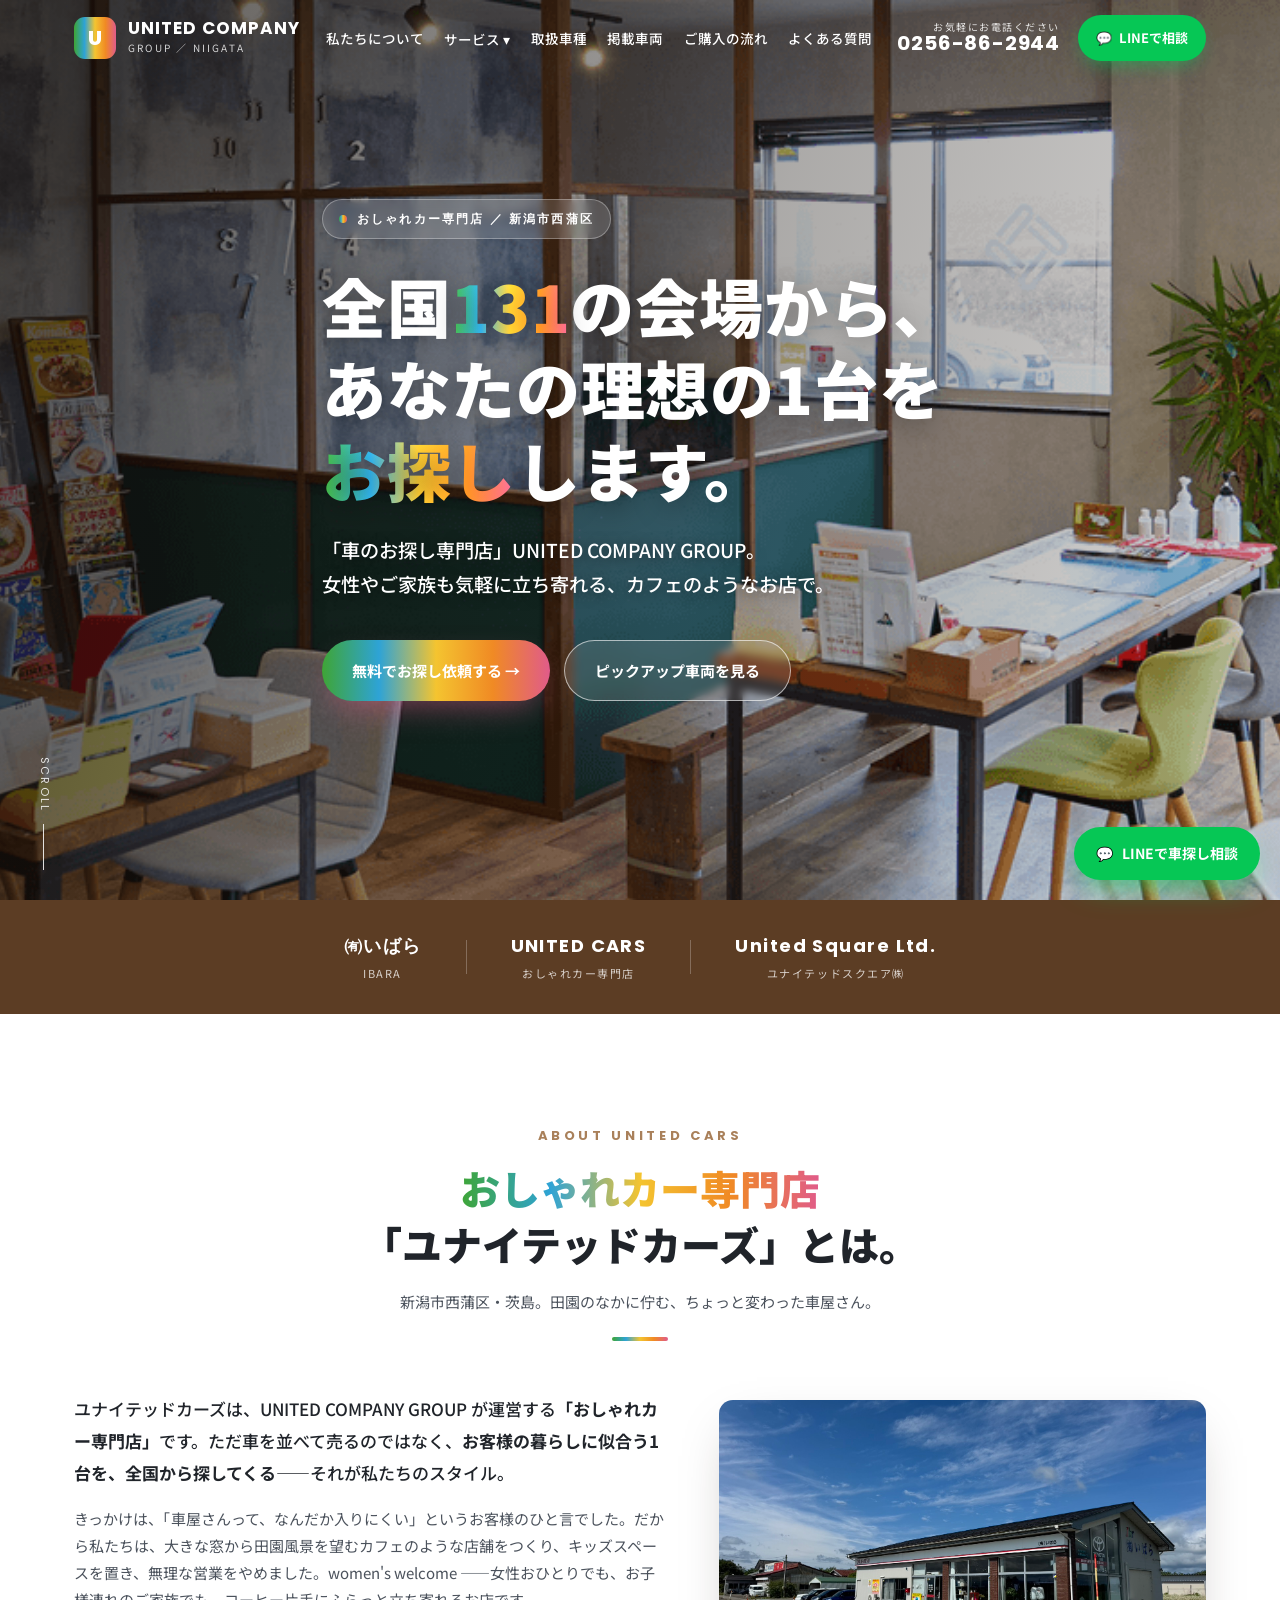
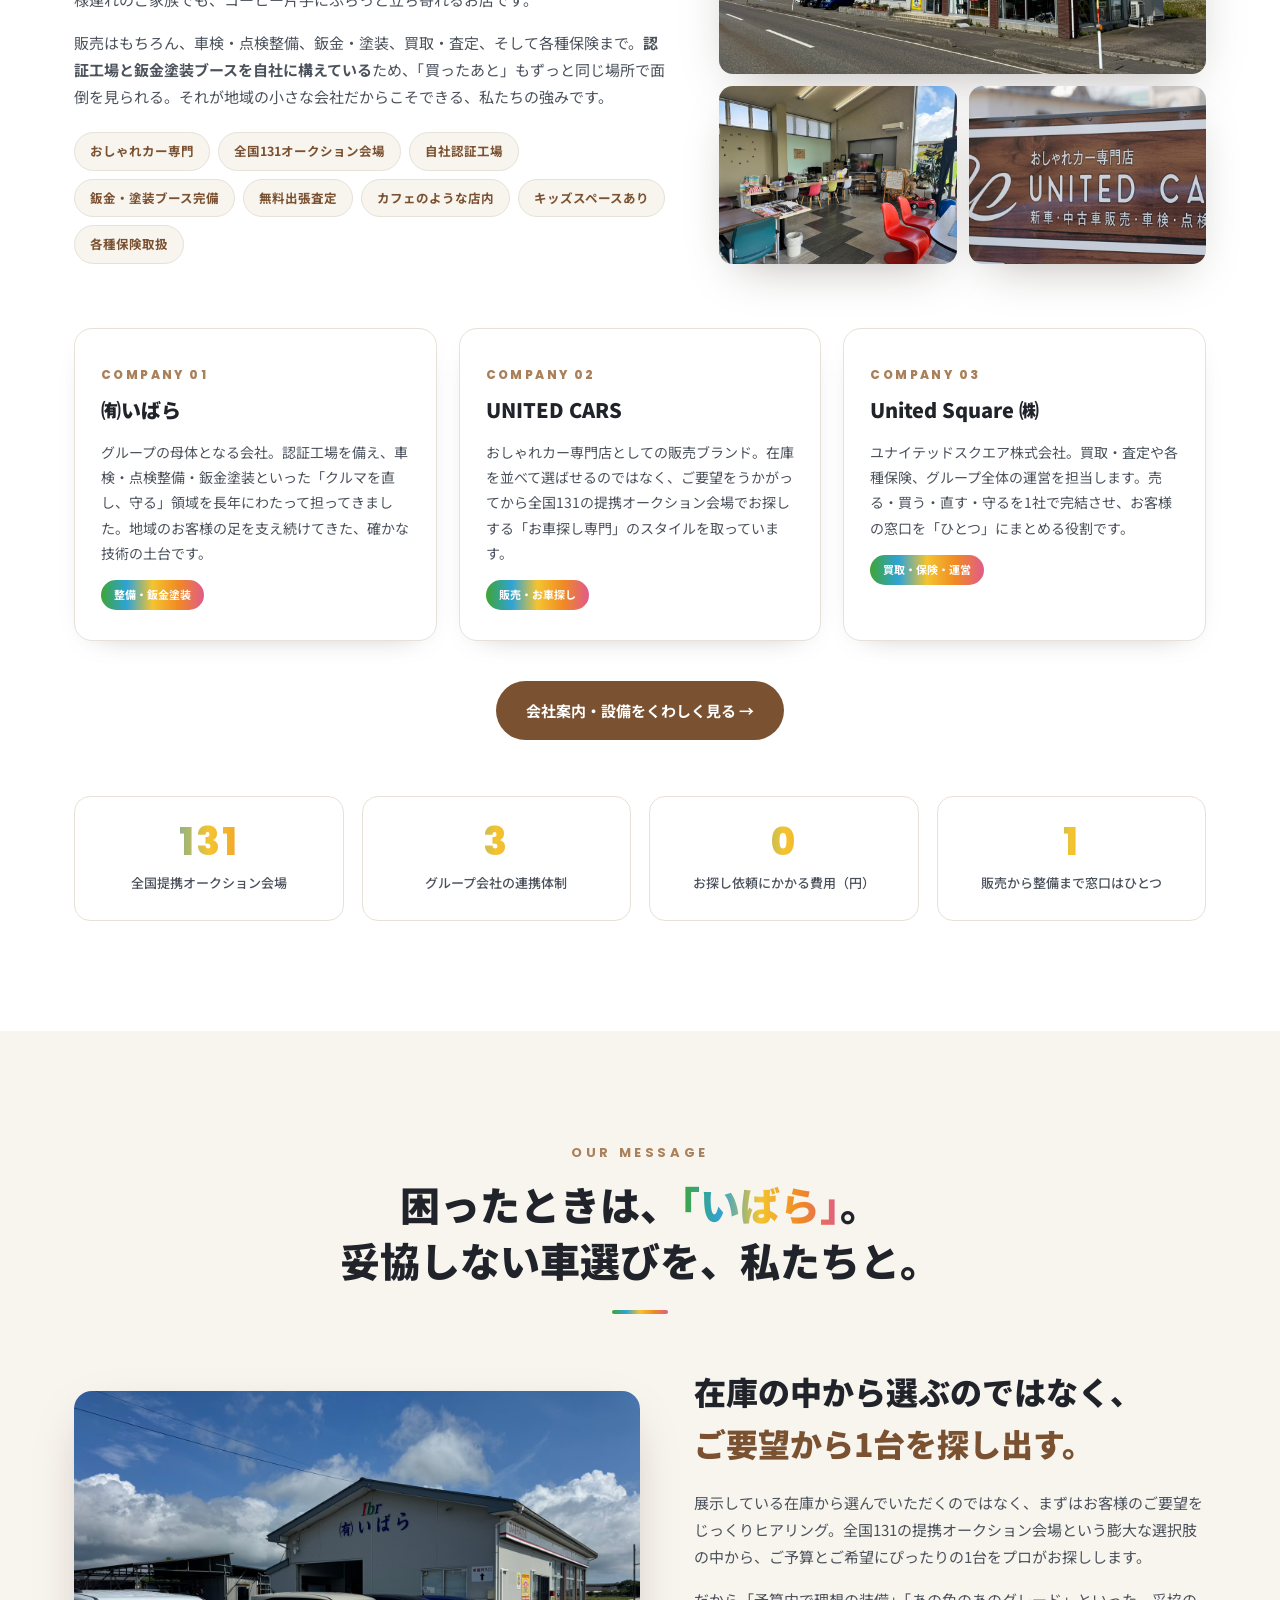
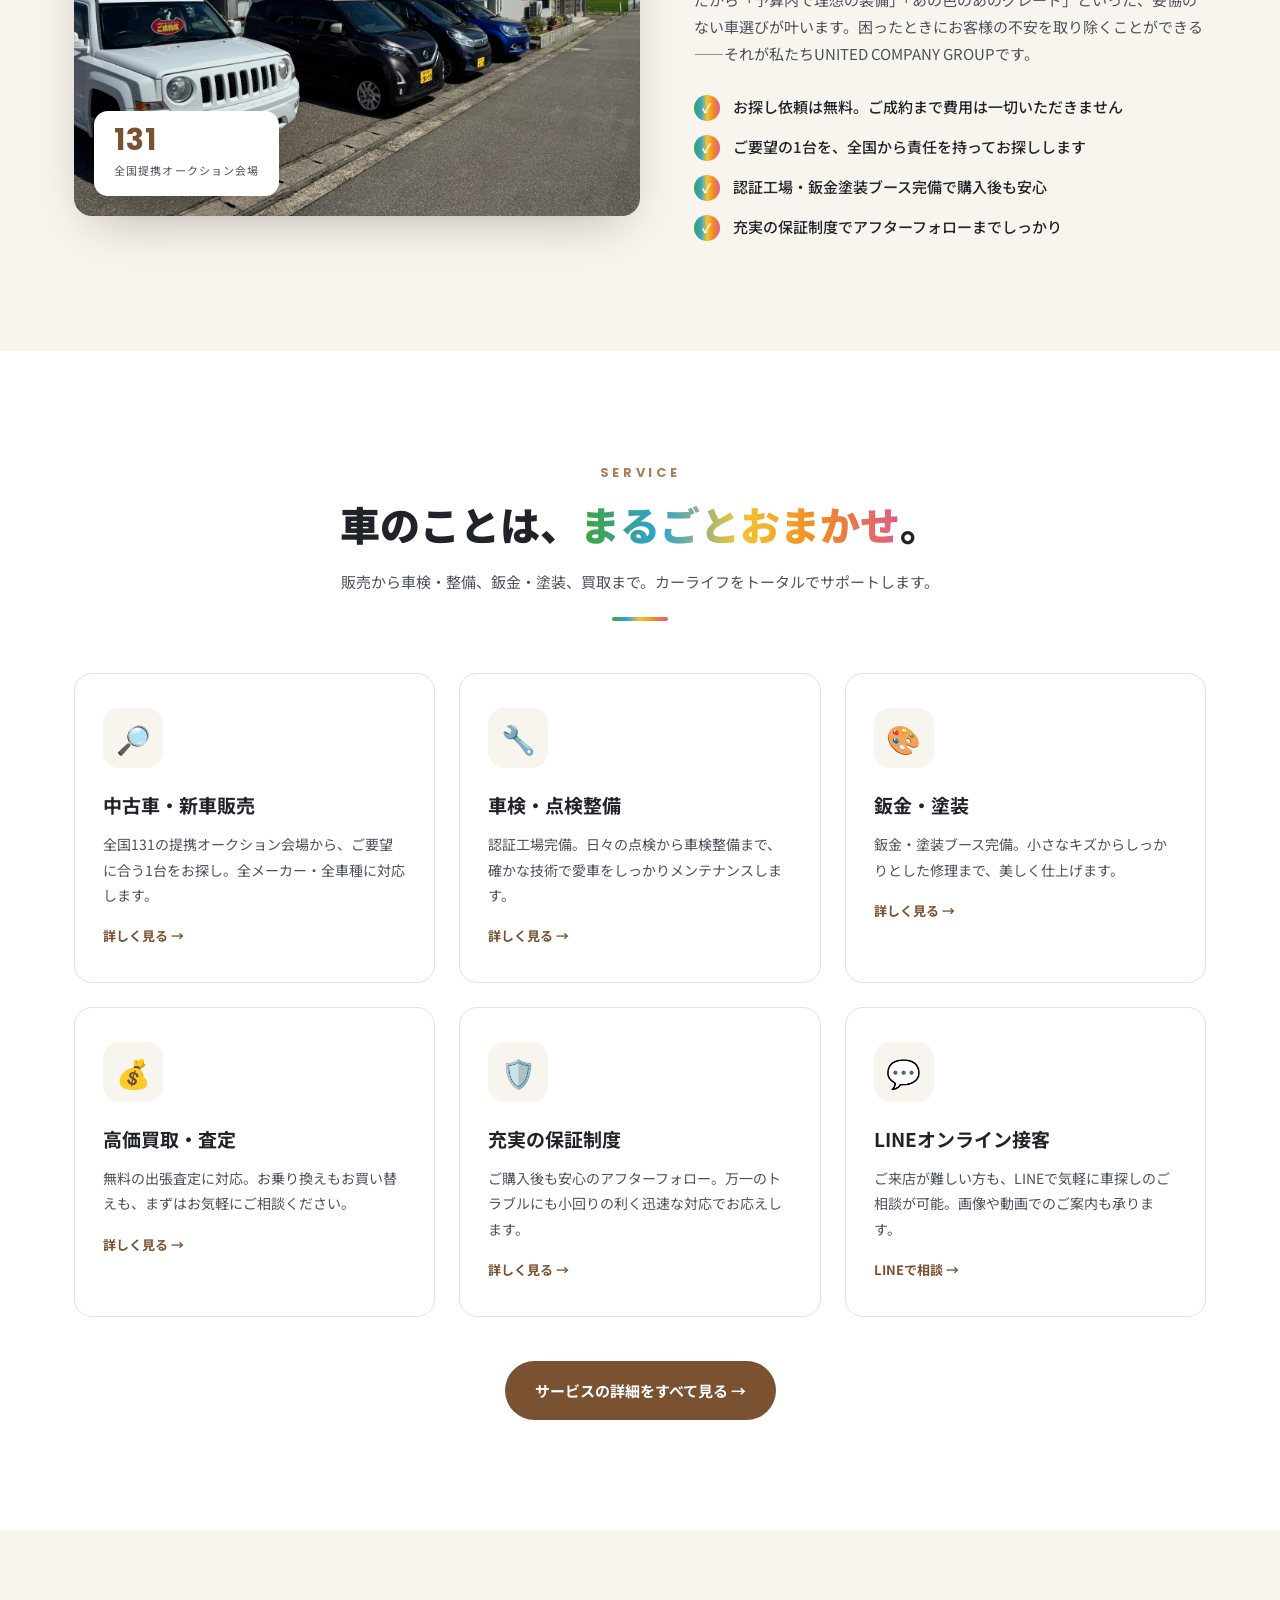
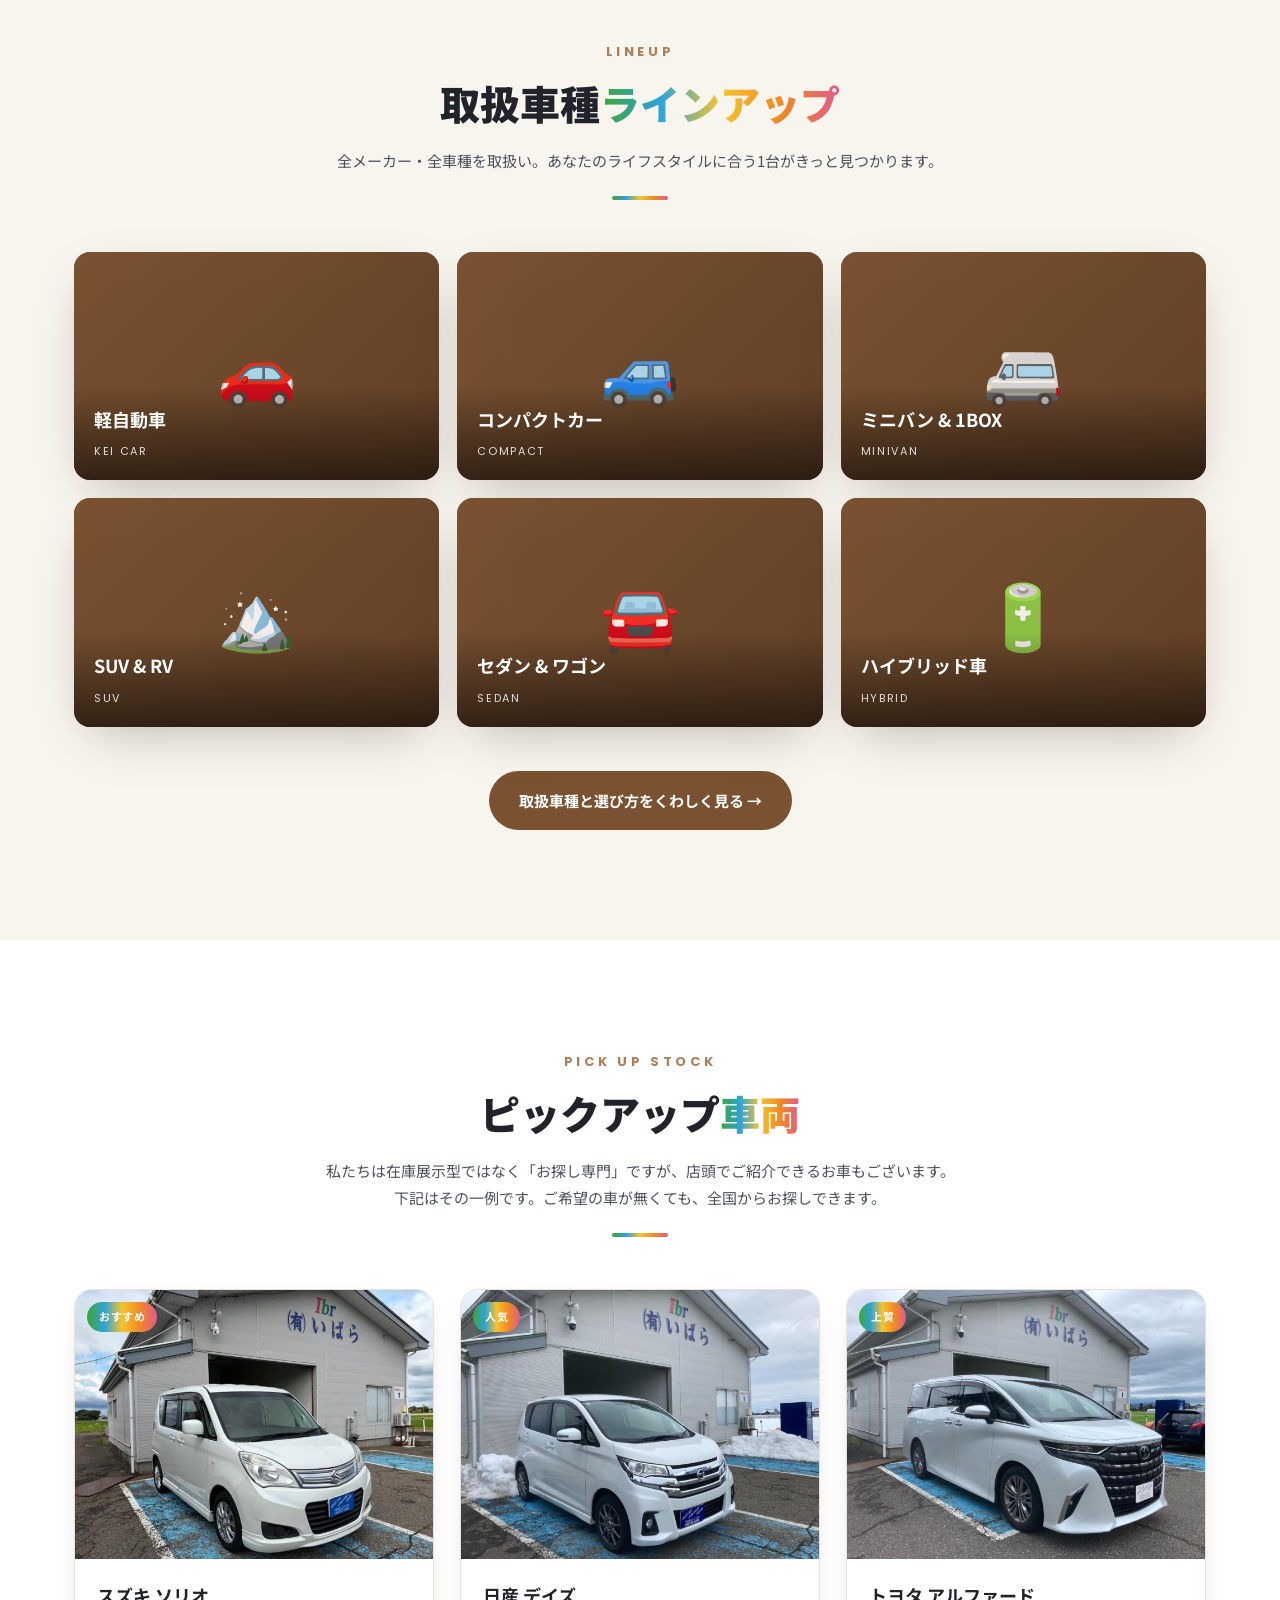
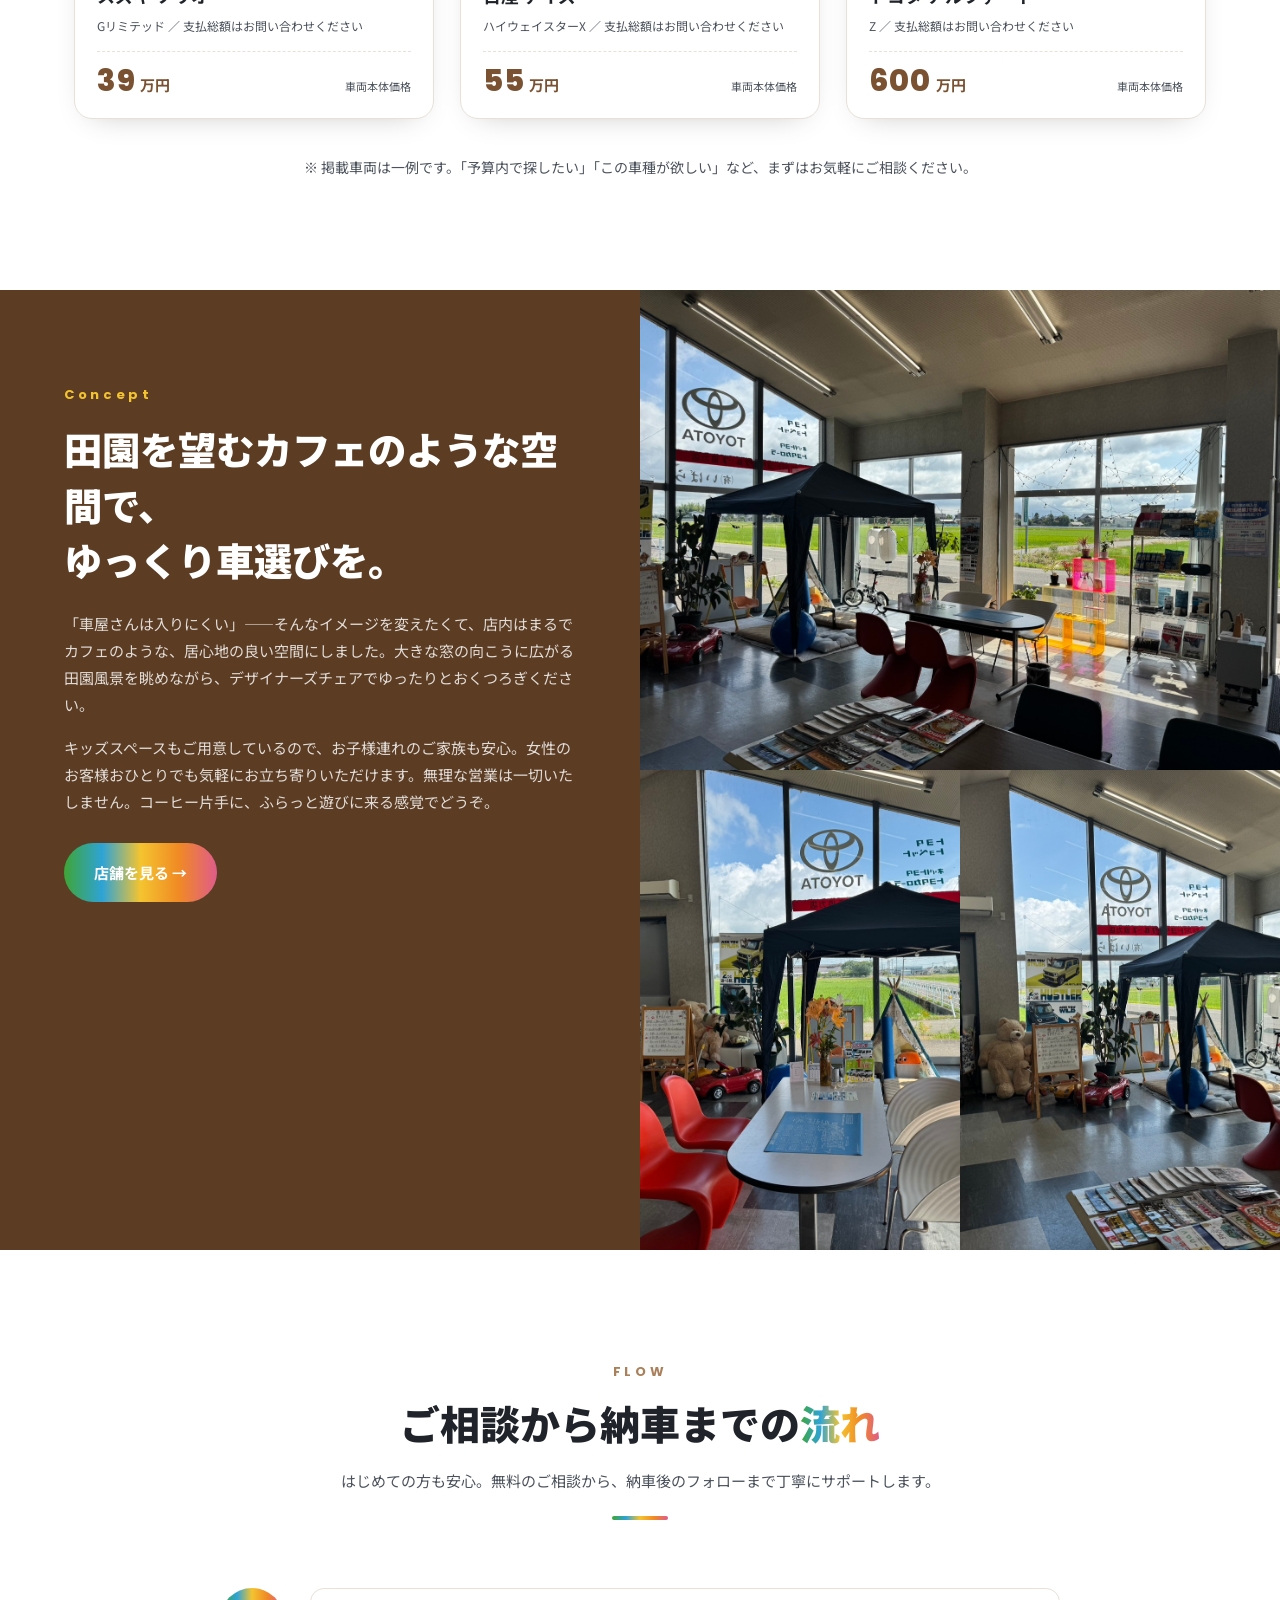
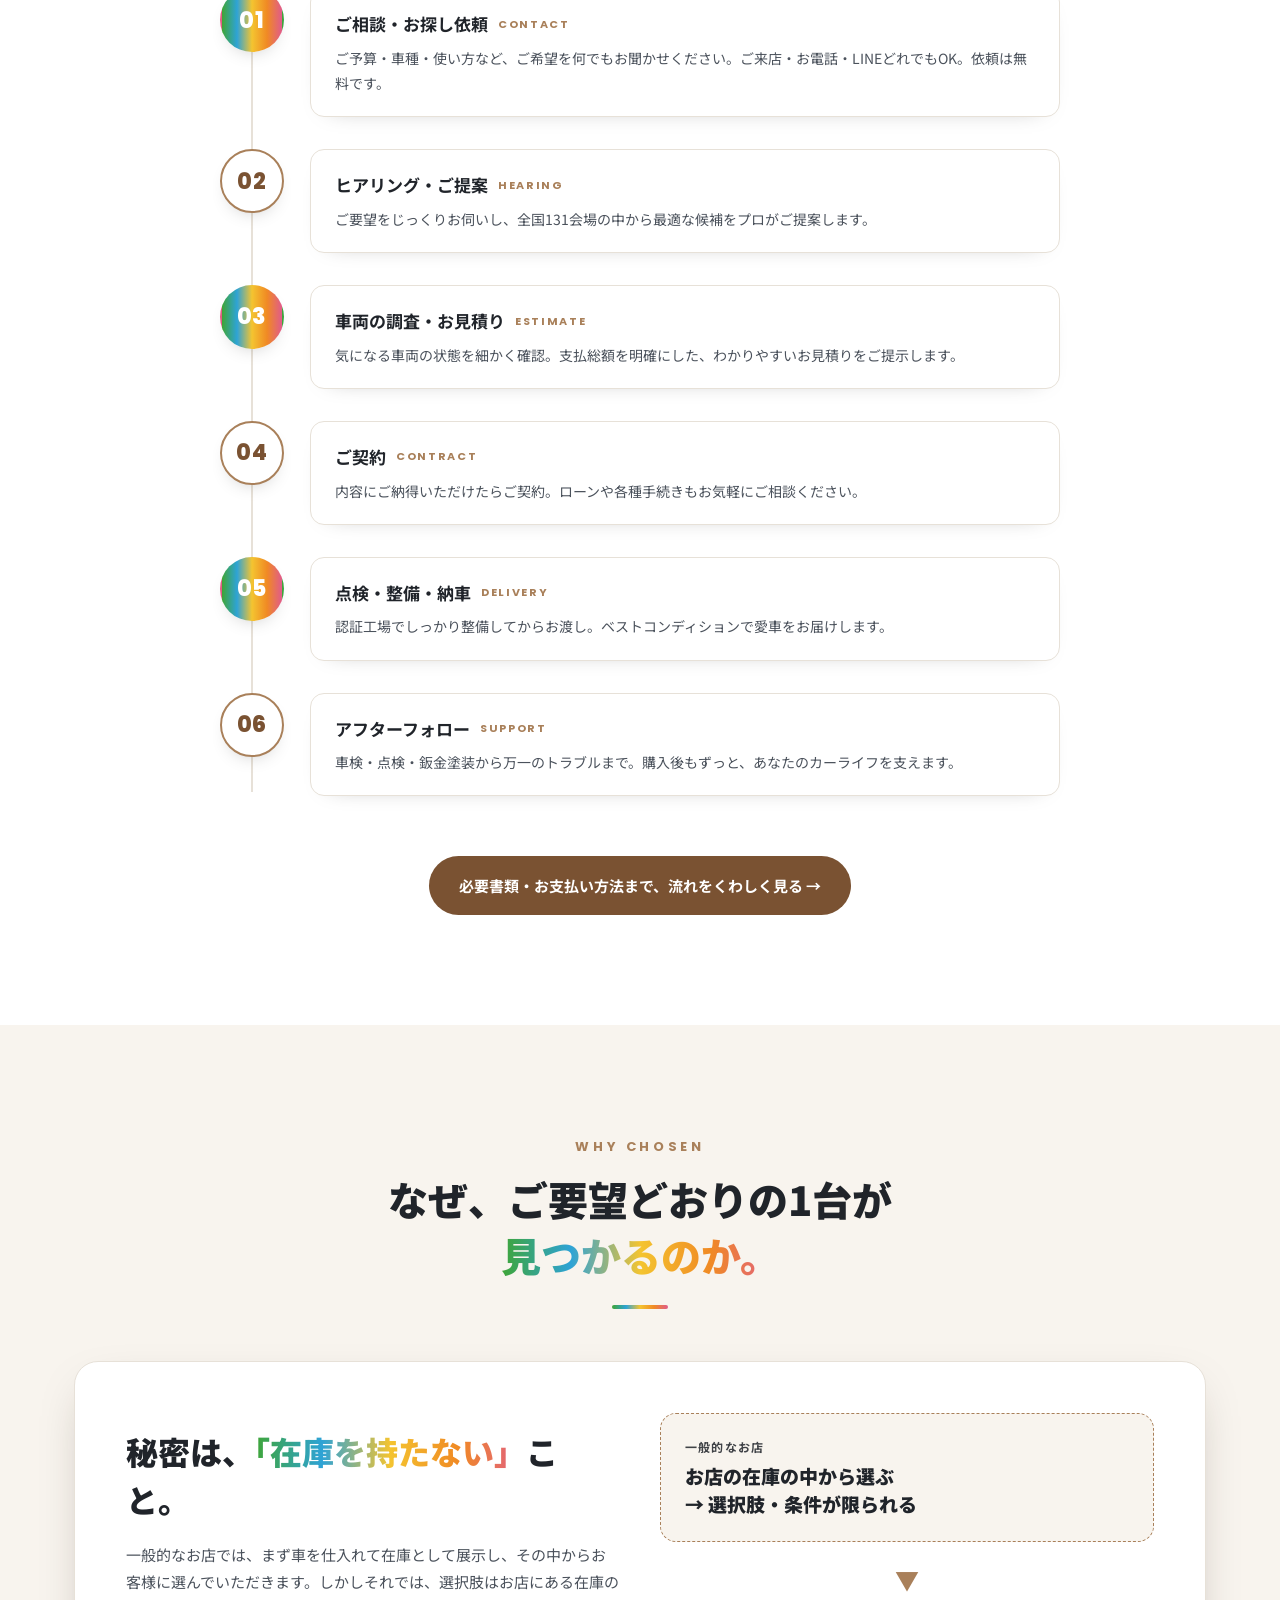
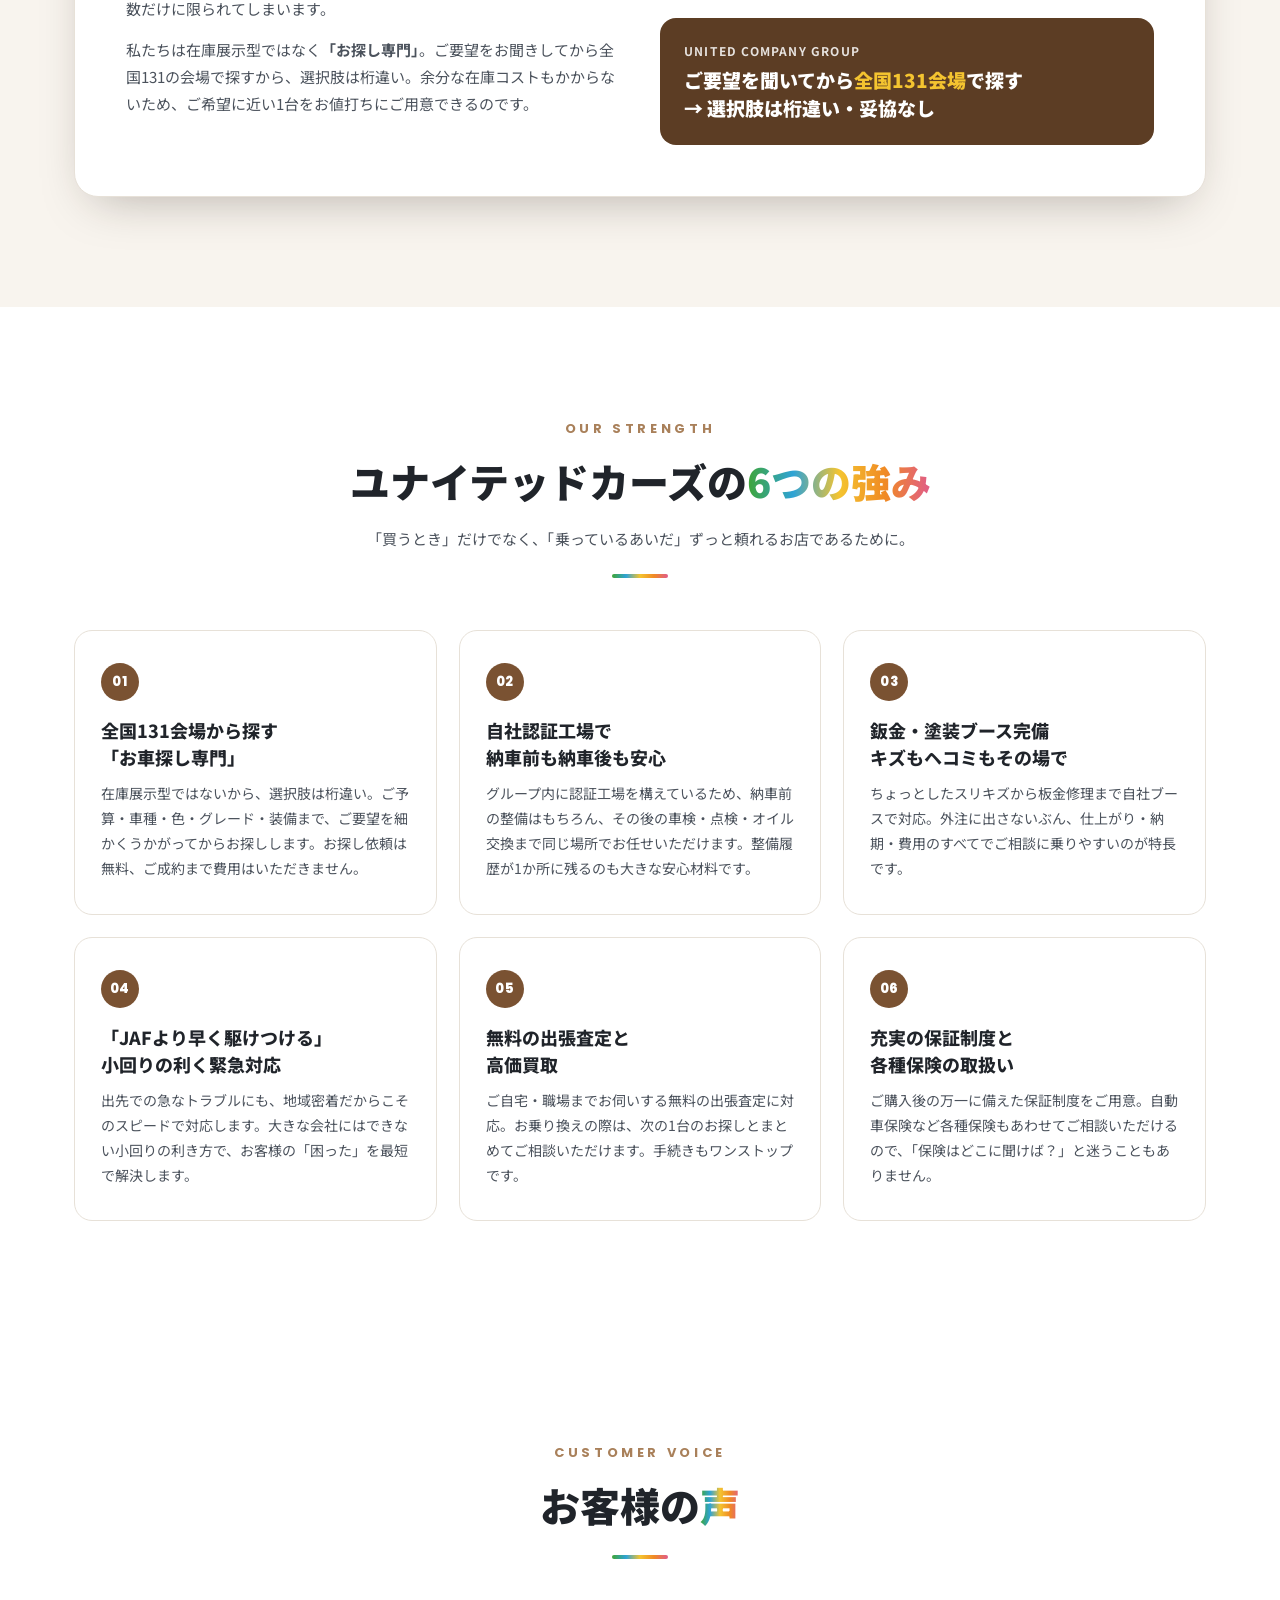
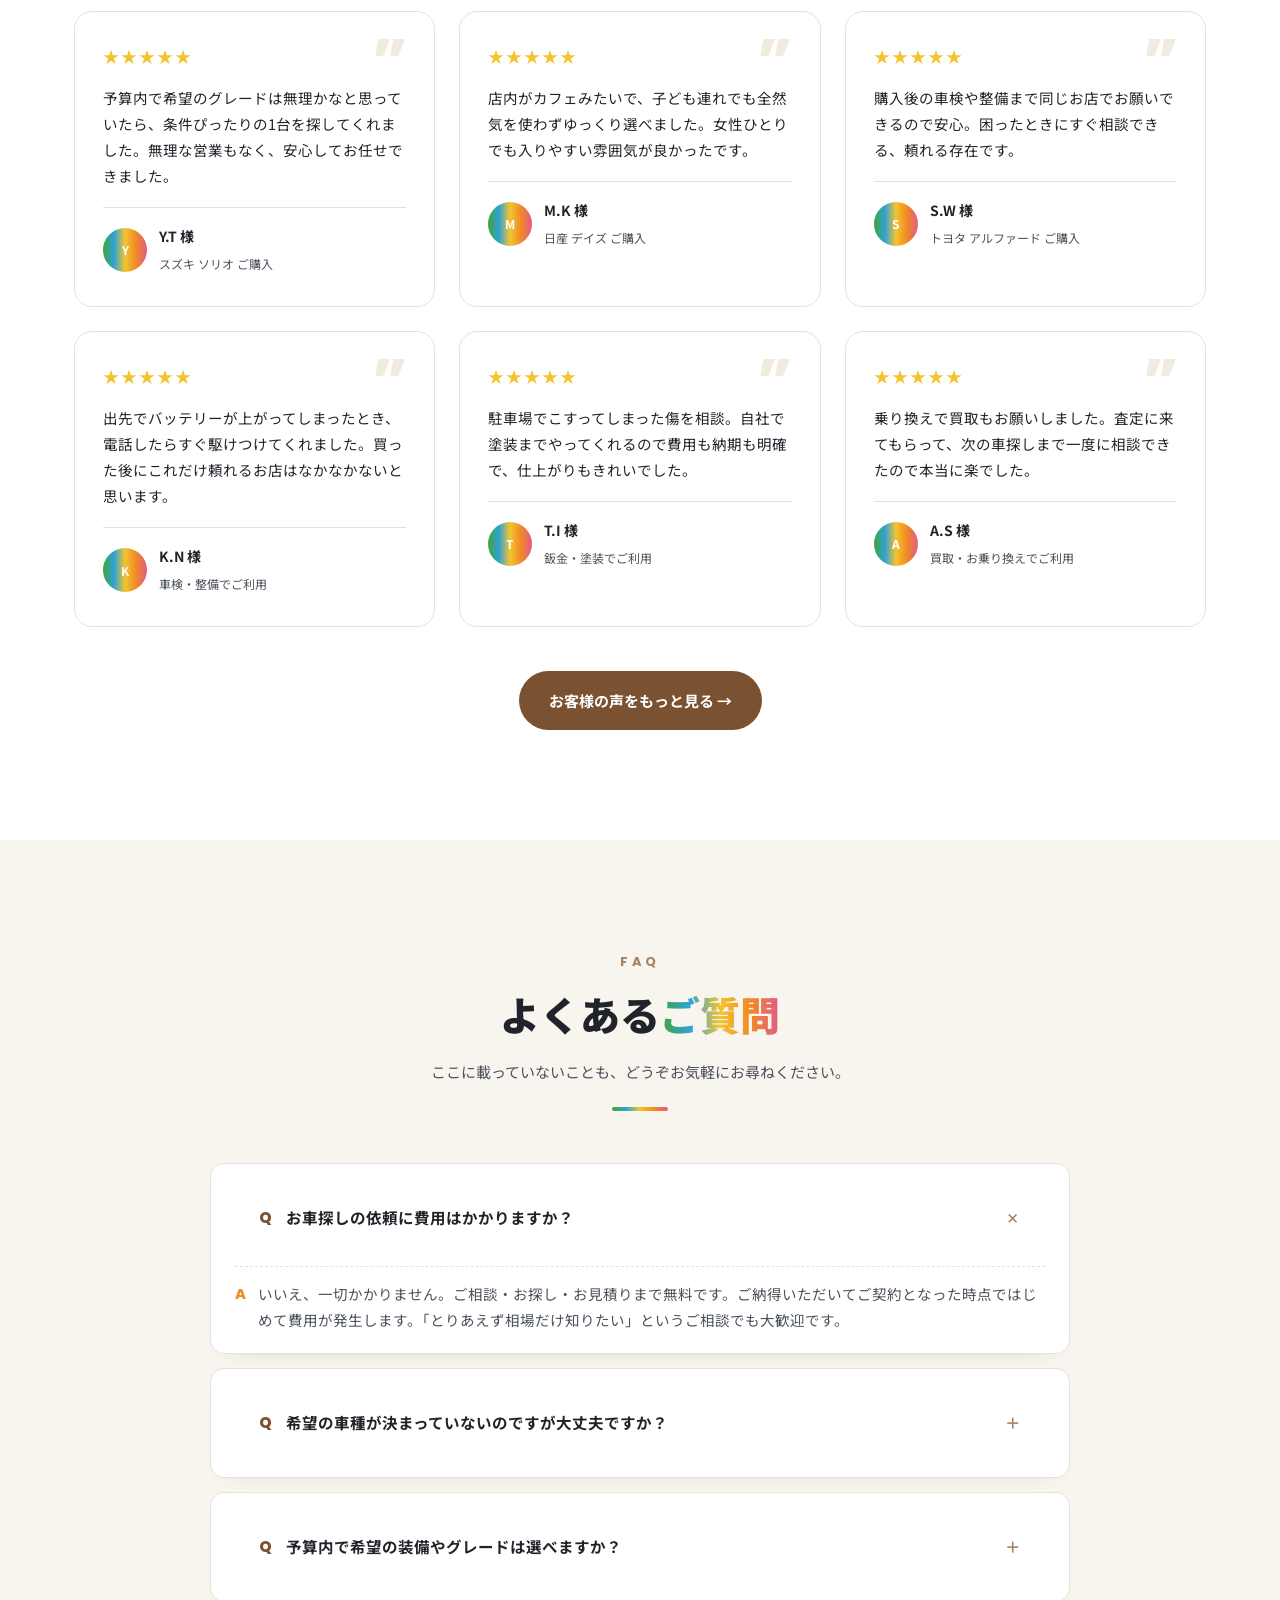
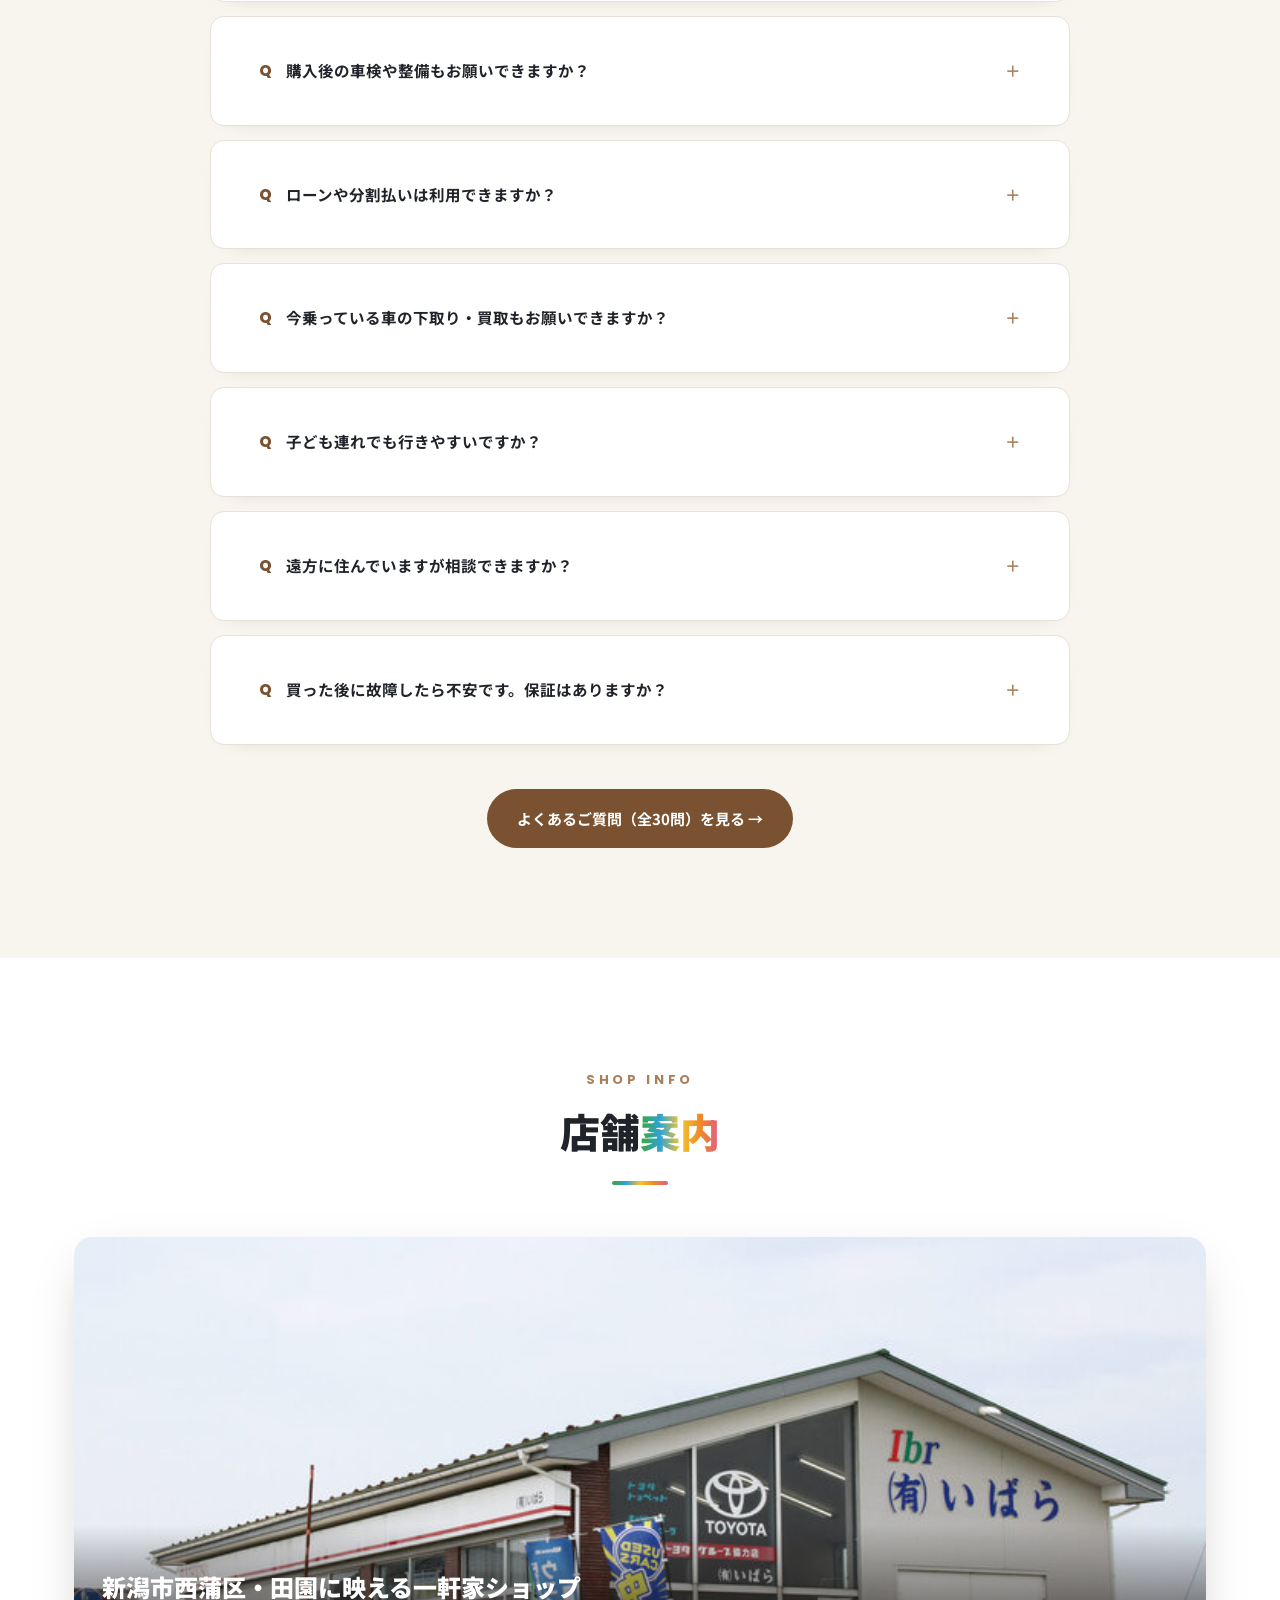
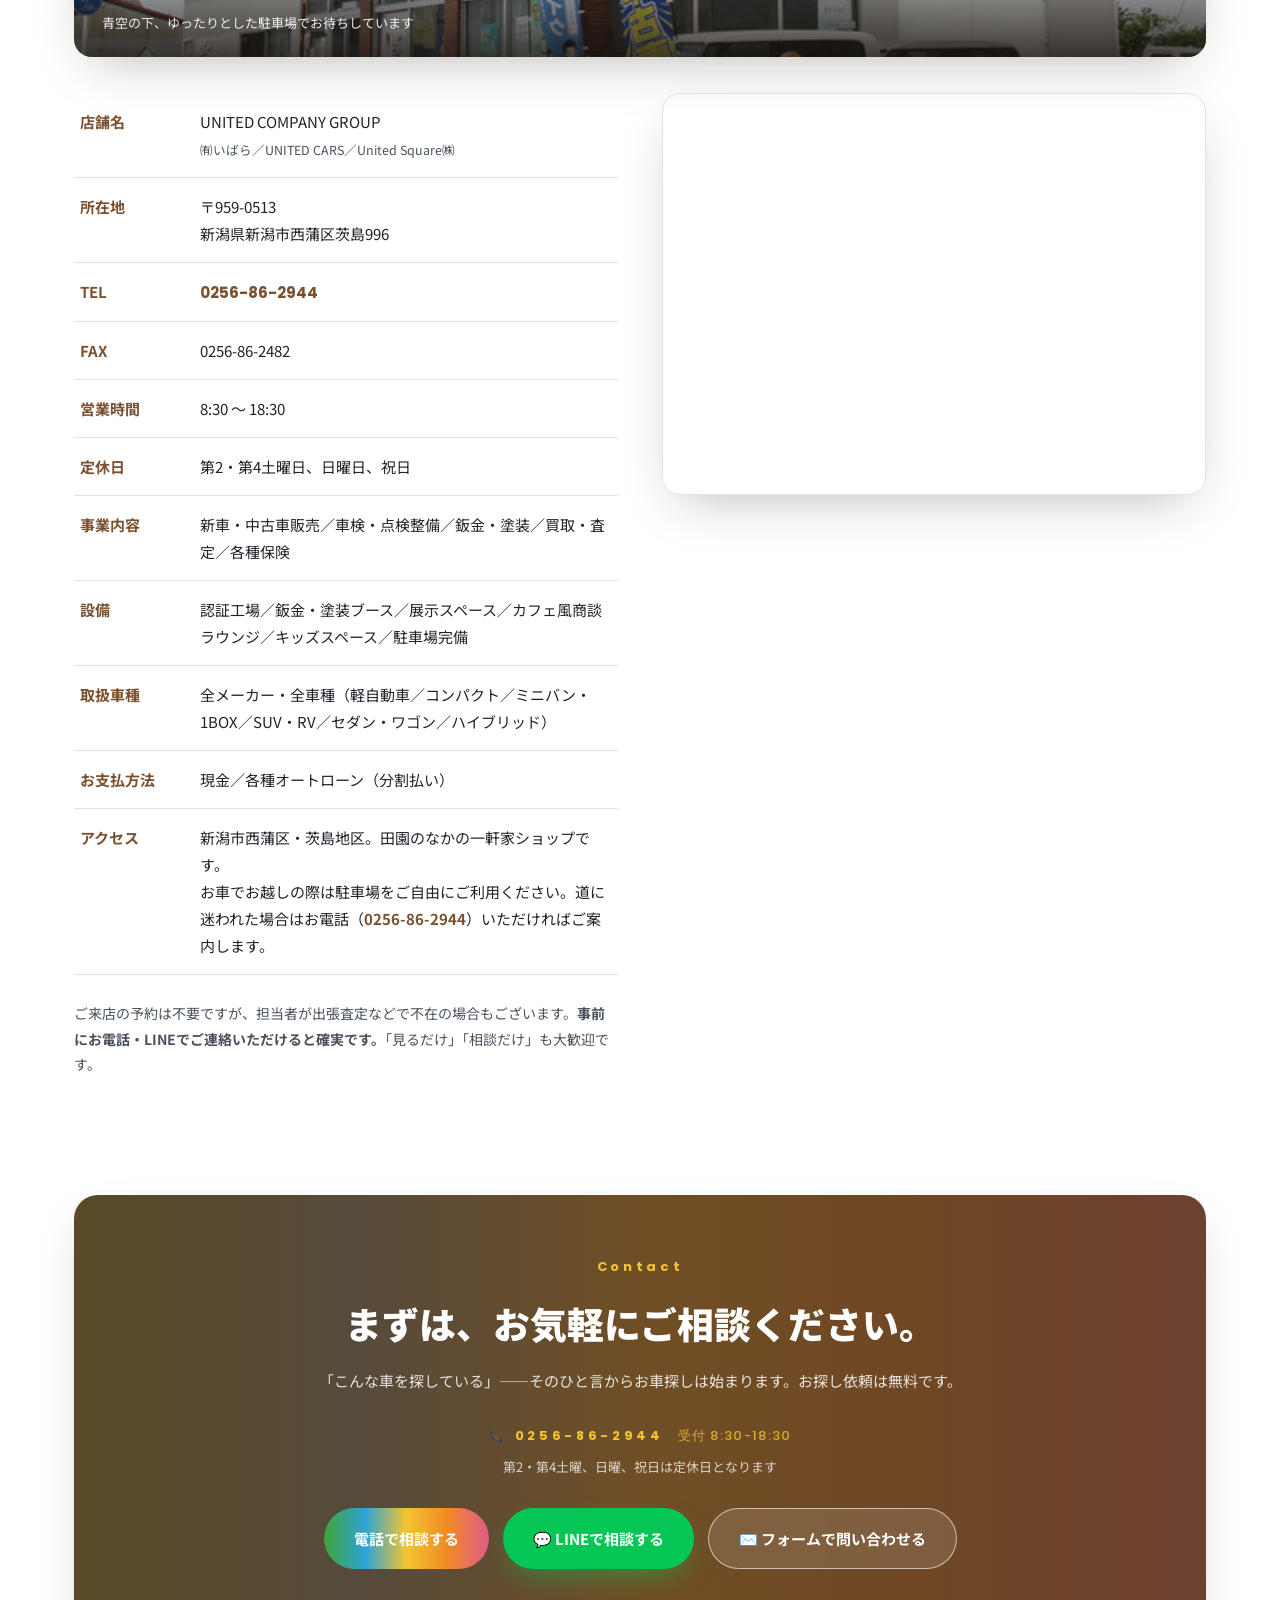
<file: index.html>
﻿<!DOCTYPE html>
<html lang="ja">
<head>
<meta charset="UTF-8">
<meta name="viewport" content="width=device-width, initial-scale=1.0">
<title>ユナイテッドカーズ｜新潟市西蒲区の車のお探し専門店｜UNITED COMPANY GROUP（㈲いばら）</title>
<meta name="description" content="ユナイテッドカーズ（UNITED COMPANY GROUP／㈲いばら・ユナイテッドスクエア㈱）は新潟市西蒲区茨島のおしゃれカー専門店。在庫から選ぶのではなく、全国131の提携オークション会場からご要望どおりの1台をお探しします。中古車・新車販売、車検・点検整備、鈑金・塗装、高価買取まで自社認証工場で対応。お探し依頼は無料。TEL 0256-86-2944。">
<meta name="keywords" content="ユナイテッドカーズ,いばら,新潟市西蒲区,中古車,車探し,車検,鈑金塗装,買取,新潟 中古車販売">
<link rel="canonical" href="https://nextrayjp.github.io/united-company-group/">
<meta name="robots" content="index,follow,max-image-preview:large">
<meta name="theme-color" content="#5c3d24">
<meta property="og:type" content="website">
<meta property="og:site_name" content="UNITED COMPANY GROUP">
<meta property="og:locale" content="ja_JP">
<meta property="og:url" content="https://nextrayjp.github.io/united-company-group/">
<meta property="og:title" content="ユナイテッドカーズ｜新潟市西蒲区の車のお探し専門店｜UNITED COMPANY GROUP（㈲いばら）">
<meta property="og:description" content="ユナイテッドカーズ（UNITED COMPANY GROUP／㈲いばら・ユナイテッドスクエア㈱）は新潟市西蒲区茨島のおしゃれカー専門店。在庫から選ぶのではなく、全国131の提携オークション会場からご要望どおりの1台をお探しします。中古車・新車販売、車検・点検整備、鈑金・塗装、高価買取まで自社認証工場で対応。お探し依頼は無料。TEL 0256-86-2944。">
<meta property="og:image" content="https://nextrayjp.github.io/united-company-group/images/ext_wide.jpg">
<meta name="twitter:card" content="summary_large_image">
<meta name="twitter:title" content="ユナイテッドカーズ｜新潟市西蒲区の車のお探し専門店｜UNITED COMPANY GROUP（㈲いばら）">
<meta name="twitter:description" content="ユナイテッドカーズ（UNITED COMPANY GROUP／㈲いばら・ユナイテッドスクエア㈱）は新潟市西蒲区茨島のおしゃれカー専門店。在庫から選ぶのではなく、全国131の提携オークション会場からご要望どおりの1台をお探しします。中古車・新車販売、車検・点検整備、鈑金・塗装、高価買取まで自社認証工場で対応。お探し依頼は無料。TEL 0256-86-2944。">
<meta name="twitter:image" content="https://nextrayjp.github.io/united-company-group/images/ext_wide.jpg">
<link rel="icon" href="https://nextrayjp.github.io/united-company-group/images/logo.png">
<link rel="apple-touch-icon" href="https://nextrayjp.github.io/united-company-group/images/logo.png"><link rel="preconnect" href="https://fonts.googleapis.com">
<link rel="preconnect" href="https://fonts.gstatic.com" crossorigin>
<link href="https://fonts.googleapis.com/css2?family=Noto+Sans+JP:wght@400;500;700;900&family=Poppins:wght@400;500;600;700;800&display=swap" rel="stylesheet">
<style>
:root{
  --ink:#20242a; --ink-soft:#4b525c; --line:#e7e1d8;
  --bg:#ffffff; --cream:#f8f4ee; --cream2:#f1eadf;
  --wood:#7a5232; --wood-d:#5c3d24; --wood-l:#a9805a;
  --gold:#c99b52;
  --g1:#3fa535; --g2:#2ea3d6; --g3:#f4c430; --g4:#f08a24; --g5:#e05b8a;
  --brand:linear-gradient(90deg,#3fa535,#2ea3d6,#f4c430,#f08a24,#e05b8a);
  --shadow:0 18px 50px -20px rgba(40,30,20,.35);
  --radius:18px;
}
*{margin:0;padding:0;box-sizing:border-box}
html{scroll-behavior:smooth}
body{font-family:"Noto Sans JP",sans-serif;color:var(--ink);background:var(--bg);line-height:1.8;overflow-x:hidden;font-size:15px;-webkit-font-smoothing:antialiased}
img{max-width:100%;display:block}
a{color:inherit;text-decoration:none}
.wrap{max-width:1180px;margin:0 auto;padding:0 24px}
.en{font-family:"Poppins",sans-serif;letter-spacing:.04em}
section{position:relative}

/* ---------- reveal ---------- */
.rv{opacity:0;transform:translateY(30px);transition:opacity .8s ease,transform .8s ease}
.rv.in{opacity:1;transform:none}

/* ---------- header ---------- */
header{position:fixed;top:0;left:0;width:100%;z-index:100;transition:.35s;
  background:rgba(255,255,255,0);}
header.solid{background:rgba(255,255,255,.96);box-shadow:0 6px 24px -14px rgba(0,0,0,.3);backdrop-filter:blur(8px)}
.bar{display:flex;align-items:center;justify-content:space-between;height:76px}
.logo{display:flex;align-items:center;gap:12px;color:#fff;transition:.35s}
header.solid .logo{color:var(--ink)}
.logo .mark{width:42px;height:42px;border-radius:11px;background:var(--brand);display:grid;place-items:center;color:#fff;font-family:"Poppins";font-weight:800;font-size:20px;box-shadow:var(--shadow)}
.logo b{font-family:"Poppins";font-weight:700;font-size:17px;letter-spacing:.06em;line-height:1.15;display:block}
.logo small{font-size:10px;letter-spacing:.22em;opacity:.8;display:block}
nav.main{display:flex;align-items:center;gap:26px}
nav.main a.nl{color:#fff;font-weight:500;font-size:14px;position:relative;transition:.3s}
header.solid nav.main a.nl{color:var(--ink)}
nav.main a.nl::after{content:"";position:absolute;left:0;bottom:-6px;width:0;height:2px;background:var(--brand);transition:.3s}
nav.main a.nl:hover::after{width:100%}
.tel-head{display:flex;flex-direction:column;align-items:flex-end;line-height:1.1}
.tel-head .lbl{font-size:10px;letter-spacing:.15em;color:#fff;opacity:.85}
header.solid .tel-head .lbl{color:var(--ink-soft)}
.tel-head .num{font-family:"Poppins";font-weight:700;font-size:20px;color:#fff}
header.solid .tel-head .num{color:var(--wood)}
.btn-line{background:#06c755;color:#fff;padding:11px 18px;border-radius:40px;font-weight:700;font-size:13px;display:inline-flex;align-items:center;gap:7px;box-shadow:0 8px 20px -8px rgba(6,199,85,.7)}
.burger{display:none;flex-direction:column;gap:5px;cursor:pointer;padding:6px}
.burger span{width:26px;height:2px;background:#fff;transition:.3s}
header.solid .burger span{background:var(--ink)}

/* ---------- hero ---------- */
.hero{height:100vh;min-height:620px;position:relative;overflow:hidden;display:flex;align-items:center}
.slides{position:absolute;inset:0}
.slide{position:absolute;inset:0;background-size:cover;background-position:center;opacity:0;transform:scale(1.08);transition:opacity 1.4s ease, transform 7s ease}
.slide.on{opacity:1;transform:scale(1)}
.slide::after{content:"";position:absolute;inset:0;background:linear-gradient(105deg,rgba(20,15,10,.72) 0%,rgba(20,15,10,.35) 55%,rgba(20,15,10,.15) 100%)}
.hero-inner{position:relative;z-index:3;color:#fff}
.hero .eyebrow{display:inline-flex;align-items:center;gap:10px;font-family:"Poppins";font-weight:600;letter-spacing:.18em;font-size:12px;background:rgba(255,255,255,.14);border:1px solid rgba(255,255,255,.3);padding:8px 16px;border-radius:40px;backdrop-filter:blur(4px);margin-bottom:26px}
.hero .eyebrow .dot{width:8px;height:8px;border-radius:50%;background:var(--brand)}
.hero h1{font-size:clamp(2.1rem,5.5vw,4rem);font-weight:900;line-height:1.28;letter-spacing:.01em;text-shadow:0 4px 30px rgba(0,0,0,.4)}
.hero h1 .hl{background:var(--brand);-webkit-background-clip:text;background-clip:text;color:transparent;filter:brightness(1.25)}
.hero p.lead{margin-top:22px;font-size:clamp(1rem,2vw,1.2rem);font-weight:500;max-width:600px;text-shadow:0 2px 14px rgba(0,0,0,.5)}
.hero-cta{margin-top:38px;display:flex;gap:14px;flex-wrap:wrap}
.btn{display:inline-flex;align-items:center;gap:10px;padding:16px 30px;border-radius:44px;font-weight:700;font-size:15px;transition:.3s;cursor:pointer}
.btn-primary{background:var(--brand);color:#fff;box-shadow:0 14px 34px -12px rgba(224,91,138,.6)}
.btn-primary:hover{transform:translateY(-3px)}
.btn-ghost{background:rgba(255,255,255,.12);color:#fff;border:1.5px solid rgba(255,255,255,.6);backdrop-filter:blur(4px)}
.btn-ghost:hover{background:#fff;color:var(--ink)}
.hero-side{position:absolute;right:34px;bottom:30px;z-index:3;display:flex;flex-direction:column;gap:10px;align-items:flex-end}
.hero-dots{display:flex;gap:9px}
.hero-dots i{width:34px;height:4px;border-radius:4px;background:rgba(255,255,255,.4);cursor:pointer;transition:.3s}
.hero-dots i.on{background:#fff}
.scroll-hint{writing-mode:vertical-rl;color:#fff;font-family:"Poppins";font-size:11px;letter-spacing:.2em;opacity:.85;position:absolute;left:34px;bottom:30px;z-index:3;display:flex;align-items:center;gap:12px}
.scroll-hint::after{content:"";width:1px;height:46px;background:#fff}

/* ---------- brands strip ---------- */
.brands{background:var(--wood-d);color:#fff;padding:30px 0}
.brands .row{display:flex;align-items:center;justify-content:center;gap:14px 44px;flex-wrap:wrap;text-align:center}
.brands .b{display:flex;flex-direction:column;gap:2px}
.brands .b b{font-family:"Poppins";font-weight:700;letter-spacing:.08em;font-size:18px}
.brands .b span{font-size:11px;opacity:.75;letter-spacing:.14em}
.brands .sep{width:1px;height:34px;background:rgba(255,255,255,.25)}

/* ---------- section heading ---------- */
.sec{padding:clamp(64px,9vw,110px) 0}
.sec.cream{background:var(--cream)}
.head{text-align:center;margin-bottom:52px}
.head .en{display:block;font-weight:700;font-size:13px;letter-spacing:.28em;color:var(--wood-l);text-transform:uppercase;margin-bottom:12px}
.head h2{font-size:clamp(1.6rem,3.6vw,2.5rem);font-weight:900;line-height:1.4}
.head h2 .u{background:var(--brand);-webkit-background-clip:text;background-clip:text;color:transparent}
.head .sub{margin-top:16px;color:var(--ink-soft);font-size:15px}
.head::after{content:"";display:block;width:56px;height:4px;background:var(--brand);border-radius:4px;margin:22px auto 0}

/* ---------- message ---------- */
.msg{display:grid;grid-template-columns:1.05fr .95fr;gap:54px;align-items:center}
.msg-img{position:relative;border-radius:var(--radius);overflow:hidden;box-shadow:var(--shadow)}
.msg-img img{width:100%;height:100%;object-fit:cover;aspect-ratio:4/3}
.msg-img .badge{position:absolute;left:20px;bottom:20px;background:#fff;border-radius:14px;padding:14px 20px;box-shadow:var(--shadow)}
.msg-img .badge b{font-family:"Poppins";font-size:30px;color:var(--wood);line-height:1;display:block}
.msg-img .badge span{font-size:11px;color:var(--ink-soft);letter-spacing:.1em}
.msg h3{font-size:clamp(1.35rem,3vw,2rem);font-weight:900;line-height:1.6;margin-bottom:20px}
.msg h3 .u{color:var(--wood)}
.msg p{color:var(--ink-soft);margin-bottom:16px}
.promises{list-style:none;margin-top:26px;display:grid;gap:12px}
.promises li{display:flex;gap:13px;align-items:flex-start;font-weight:500}
.promises li .ck{flex:none;width:26px;height:26px;border-radius:50%;background:var(--brand);color:#fff;display:grid;place-items:center;font-size:13px;font-weight:700;margin-top:2px}

/* ---------- services ---------- */
.svc-grid{display:grid;grid-template-columns:repeat(3,1fr);gap:24px}
.svc{background:#fff;border:1px solid var(--line);border-radius:var(--radius);padding:34px 28px;transition:.35s;position:relative;overflow:hidden}
.svc::before{content:"";position:absolute;top:0;left:0;width:100%;height:4px;background:var(--brand);transform:scaleX(0);transform-origin:left;transition:.4s}
.svc:hover{transform:translateY(-8px);box-shadow:var(--shadow)}
.svc:hover::before{transform:scaleX(1)}
.svc .ic{width:60px;height:60px;border-radius:16px;background:var(--cream);display:grid;place-items:center;font-size:28px;margin-bottom:20px}
.svc h4{font-size:19px;font-weight:700;margin-bottom:10px}
.svc p{color:var(--ink-soft);font-size:14px}

/* ---------- lineup ---------- */
.line-grid{display:grid;grid-template-columns:repeat(3,1fr);gap:18px}
.line-cat{position:relative;border-radius:16px;overflow:hidden;background:var(--wood);aspect-ratio:16/10;display:flex;align-items:flex-end;color:#fff;box-shadow:var(--shadow);transition:.35s}
.line-cat:hover{transform:translateY(-6px)}
.line-cat .emj{position:absolute;inset:0;display:grid;place-items:center;font-size:64px;opacity:.9;background:linear-gradient(135deg,rgba(122,82,50,.9),rgba(92,61,36,.95))}
.line-cat .cap{position:relative;z-index:2;padding:18px 20px;width:100%;background:linear-gradient(to top,rgba(0,0,0,.55),transparent)}
.line-cat .cap b{font-size:18px;font-weight:700;display:block}
.line-cat .cap span{font-family:"Poppins";font-size:11px;letter-spacing:.15em;opacity:.85}

/* ---------- stock ---------- */
.stock-grid{display:grid;grid-template-columns:repeat(3,1fr);gap:26px}
.card{background:#fff;border-radius:var(--radius);overflow:hidden;box-shadow:0 10px 30px -18px rgba(0,0,0,.3);border:1px solid var(--line);transition:.35s}
.card:hover{transform:translateY(-8px);box-shadow:var(--shadow)}
.card .ph{position:relative;aspect-ratio:4/3;overflow:hidden}
.card .ph img{width:100%;height:100%;object-fit:cover;transition:.6s}
.card:hover .ph img{transform:scale(1.07)}
.card .tag{position:absolute;top:12px;left:12px;background:var(--brand);color:#fff;font-size:11px;font-weight:700;padding:5px 12px;border-radius:30px;letter-spacing:.05em}
.card .body{padding:20px 22px}
.card .body h4{font-size:18px;font-weight:700;margin-bottom:4px}
.card .body .grade{font-size:12px;color:var(--ink-soft);margin-bottom:14px}
.card .price{display:flex;align-items:baseline;gap:4px;border-top:1px dashed var(--line);padding-top:14px}
.card .price .p{font-family:"Poppins";font-weight:800;font-size:30px;color:var(--wood);line-height:1}
.card .price .y{font-weight:700;font-size:15px;color:var(--wood)}
.card .price .tax{margin-left:auto;font-size:11px;color:var(--ink-soft)}
.stock-note{text-align:center;margin-top:36px;color:var(--ink-soft);font-size:14px}

/* ---------- cafe / concept ---------- */
.cafe{background:var(--wood-d);color:#fff;overflow:hidden}
.cafe .inner{display:grid;grid-template-columns:1fr 1fr;gap:0;align-items:stretch}
.cafe .txt{padding:clamp(50px,7vw,90px) clamp(30px,5vw,70px)}
.cafe .txt .en{color:var(--g3);font-weight:700;letter-spacing:.28em;font-size:13px}
.cafe .txt h2{font-size:clamp(1.6rem,3.4vw,2.4rem);font-weight:900;line-height:1.45;margin:14px 0 22px}
.cafe .txt p{color:rgba(255,255,255,.82);margin-bottom:16px}
.cafe .pics{display:grid;grid-template-columns:1fr 1fr;grid-template-rows:1fr 1fr}
.cafe .pics img{width:100%;height:100%;object-fit:cover;min-height:170px}
.cafe .pics .big{grid-column:1/3}

/* ---------- flow ---------- */
.flow{max-width:840px;margin:0 auto;position:relative}
.flow::before{content:"";position:absolute;left:31px;top:20px;bottom:20px;width:2px;background:var(--line)}
.step{display:flex;gap:26px;padding:16px 0;position:relative}
.step .no{flex:none;width:64px;height:64px;border-radius:50%;background:#fff;border:2px solid var(--wood-l);display:grid;place-items:center;font-family:"Poppins";font-weight:800;font-size:22px;color:var(--wood);z-index:2;box-shadow:0 8px 20px -12px rgba(0,0,0,.3)}
.step:nth-child(odd) .no{background:var(--brand);color:#fff;border-color:transparent}
.step .st-body{background:#fff;border:1px solid var(--line);border-radius:14px;padding:20px 24px;flex:1;box-shadow:0 8px 24px -20px rgba(0,0,0,.4)}
.step .st-body h4{font-size:17px;font-weight:700;margin-bottom:6px;display:flex;align-items:center;gap:10px}
.step .st-body h4 .en{font-size:11px;color:var(--wood-l);letter-spacing:.15em}
.step .st-body p{color:var(--ink-soft);font-size:14px}

/* ---------- reason ---------- */
.reason{display:grid;grid-template-columns:1fr 1fr;gap:40px;align-items:center;background:#fff;border:1px solid var(--line);border-radius:24px;padding:clamp(30px,4vw,54px);box-shadow:var(--shadow)}
.reason h3{font-size:clamp(1.4rem,3vw,2rem);font-weight:900;line-height:1.5;margin-bottom:18px}
.reason h3 .u{background:var(--brand);-webkit-background-clip:text;background-clip:text;color:transparent}
.reason p{color:var(--ink-soft);margin-bottom:14px}
.cmp{display:grid;gap:16px}
.cmp .row{border-radius:16px;padding:22px 24px}
.cmp .other{background:var(--cream);border:1px dashed var(--wood-l)}
.cmp .ours{background:var(--wood-d);color:#fff}
.cmp .lbl{font-size:12px;font-weight:700;letter-spacing:.1em;margin-bottom:6px;opacity:.85}
.cmp .row b{font-size:19px;font-weight:900;line-height:1.4}
.cmp .ours b .hl{color:var(--g3)}
.cmp .arrow{text-align:center;font-size:24px;color:var(--wood-l)}

/* ---------- voices ---------- */
.voice-grid{display:grid;grid-template-columns:repeat(3,1fr);gap:24px}
.voice{background:#fff;border-radius:var(--radius);padding:30px 28px;border:1px solid var(--line);position:relative}
.voice .stars{color:var(--g3);font-size:16px;letter-spacing:2px;margin-bottom:14px}
.voice p{font-size:14.5px;color:var(--ink);margin-bottom:18px}
.voice .who{display:flex;align-items:center;gap:12px;border-top:1px solid var(--line);padding-top:16px}
.voice .who .av{width:44px;height:44px;border-radius:50%;background:var(--brand);color:#fff;display:grid;place-items:center;font-weight:700}
.voice .who b{font-size:14px;display:block}
.voice .who span{font-size:12px;color:var(--ink-soft)}
.voice .q{position:absolute;top:18px;right:24px;font-family:"Poppins";font-size:60px;color:var(--cream2);font-weight:800;line-height:1}

/* ---------- shop / contact ---------- */
.shop-banner{position:relative;border-radius:var(--radius);overflow:hidden;box-shadow:var(--shadow);margin-bottom:36px;max-height:420px}
.shop-banner img{width:100%;height:100%;object-fit:cover;aspect-ratio:16/6;min-height:240px}
.shop-banner .sb-cap{position:absolute;left:0;bottom:0;width:100%;padding:40px 28px 22px;background:linear-gradient(to top,rgba(20,15,10,.78),transparent);color:#fff}
.shop-banner .sb-cap b{font-size:clamp(1.1rem,2.4vw,1.5rem);font-weight:900;display:block}
.shop-banner .sb-cap span{font-size:13px;opacity:.9}
.shop{display:grid;grid-template-columns:1fr 1fr;gap:44px;align-items:start}
.info-table{width:100%;border-collapse:collapse;margin-bottom:26px}
.info-table th,.info-table td{text-align:left;padding:15px 6px;border-bottom:1px solid var(--line);vertical-align:top;font-size:15px}
.info-table th{width:120px;color:var(--wood);font-weight:700;white-space:nowrap}
.map-box{border-radius:var(--radius);overflow:hidden;box-shadow:var(--shadow);border:1px solid var(--line);min-height:340px}
.map-box iframe{width:100%;height:100%;min-height:400px;border:0;display:block}
.contact-cta{margin-top:8px;background:var(--wood-d);border-radius:24px;padding:clamp(34px,5vw,56px);text-align:center;color:#fff;box-shadow:var(--shadow);position:relative;overflow:hidden}
.contact-cta::before{content:"";position:absolute;inset:0;background:var(--brand);opacity:.13}
.contact-cta > *{position:relative;z-index:2}
.contact-cta .en{color:var(--g3);letter-spacing:.28em;font-weight:700;font-size:13px}
.contact-cta h2{font-size:clamp(1.5rem,3.4vw,2.3rem);font-weight:900;margin:12px 0 10px}
.contact-cta p{color:rgba(255,255,255,.85);margin-bottom:26px}
.cta-tel{font-family:"Poppins";font-weight:800;font-size:clamp(2rem,5vw,3rem);color:#fff;display:inline-flex;align-items:center;gap:14px;line-height:1}
.cta-tel small{font-size:13px;font-weight:500;opacity:.8;letter-spacing:.1em}
.cta-hours{margin-top:8px;font-size:13px;color:rgba(255,255,255,.75)}
.cta-btns{margin-top:30px;display:flex;gap:14px;justify-content:center;flex-wrap:wrap}

/* ---------- footer ---------- */
footer{background:#191c21;color:#fff;padding:64px 0 30px}
.f-top{display:grid;grid-template-columns:1.5fr 1fr 1fr 1fr;gap:40px;padding-bottom:44px;border-bottom:1px solid rgba(255,255,255,.12)}
.f-brand .logo .mark{box-shadow:none}
.f-brand p{color:rgba(255,255,255,.6);font-size:13px;margin-top:18px;line-height:1.9}
.f-col h5{font-size:13px;letter-spacing:.15em;color:var(--g3);font-weight:700;margin-bottom:18px;font-family:"Poppins"}
.f-col a{display:block;color:rgba(255,255,255,.72);font-size:14px;padding:7px 0;transition:.3s}
.f-col a:hover{color:#fff;padding-left:6px}
.f-bottom{padding-top:24px;display:flex;justify-content:space-between;align-items:center;flex-wrap:wrap;gap:12px;color:rgba(255,255,255,.5);font-size:12px}
.f-sns{display:flex;gap:12px}
.f-sns a{width:38px;height:38px;border-radius:10px;background:rgba(255,255,255,.08);display:grid;place-items:center;transition:.3s}
.f-sns a:hover{background:var(--brand)}

/* floating */
.float-line{position:fixed;right:20px;bottom:20px;z-index:90;background:#06c755;color:#fff;padding:14px 22px;border-radius:44px;font-weight:700;font-size:14px;box-shadow:0 14px 30px -10px rgba(6,199,85,.7);display:flex;align-items:center;gap:9px;transition:.3s}
.float-line:hover{transform:translateY(-3px)}

/* mobile nav */
.m-nav{position:fixed;inset:0;background:rgba(25,20,15,.98);z-index:99;display:flex;flex-direction:column;align-items:center;justify-content:center;gap:8px;opacity:0;pointer-events:none;transition:.4s}
.m-nav.open{opacity:1;pointer-events:auto}
.m-nav a{color:#fff;font-size:20px;font-weight:700;padding:12px}
.m-nav a .en{display:block;font-size:11px;color:var(--g3);letter-spacing:.2em;margin-top:2px}
.m-close{position:absolute;top:26px;right:26px;color:#fff;font-size:34px;cursor:pointer}

/* ---------- united cars brand ---------- */
.uc-hero{display:grid;grid-template-columns:1.1fr .9fr;gap:50px;align-items:center}
.uc-collage{display:grid;grid-template-columns:1fr 1fr;gap:12px}
.uc-collage img{width:100%;height:100%;object-fit:cover;border-radius:14px;aspect-ratio:4/3;box-shadow:var(--shadow)}
.uc-collage img:first-child{grid-column:1/3;aspect-ratio:16/9}
.uc-lead{font-size:17px;font-weight:500;line-height:1.9}
.uc-tags{display:flex;flex-wrap:wrap;gap:8px;margin:22px 0 8px}
.uc-tags span{background:var(--cream);border:1px solid var(--line);border-radius:30px;padding:7px 15px;font-size:12.5px;font-weight:700;color:var(--wood)}
.group3{display:grid;grid-template-columns:repeat(3,1fr);gap:22px;margin-top:56px}
.gcard{background:#fff;border:1px solid var(--line);border-radius:var(--radius);padding:30px 26px;box-shadow:0 10px 30px -22px rgba(0,0,0,.4)}
.gcard .gn{font-family:"Poppins";font-weight:800;font-size:12px;letter-spacing:.2em;color:var(--wood-l)}
.gcard h4{font-size:20px;font-weight:900;margin:6px 0 12px}
.gcard p{font-size:14px;color:var(--ink-soft)}
.gcard .grole{margin-top:14px;display:inline-block;background:var(--brand);color:#fff;font-size:11px;font-weight:700;padding:5px 13px;border-radius:30px}
/* ---------- strengths ---------- */
.str-grid{display:grid;grid-template-columns:repeat(3,1fr);gap:22px}
.str{background:#fff;border:1px solid var(--line);border-radius:var(--radius);padding:32px 26px;position:relative;transition:.35s}
.str:hover{transform:translateY(-6px);box-shadow:var(--shadow)}
.str .n{font-family:"Poppins";font-weight:800;font-size:13px;color:#fff;background:var(--wood);width:38px;height:38px;border-radius:50%;display:grid;place-items:center;margin-bottom:16px}
.str h4{font-size:18px;font-weight:800;margin-bottom:10px;line-height:1.5}
.str p{font-size:14px;color:var(--ink-soft)}
/* ---------- faq ---------- */
.faq{max-width:880px;margin:0 auto;display:grid;gap:14px}
.faq details{background:#fff;border:1px solid var(--line);border-radius:14px;padding:20px 24px}
.faq summary{cursor:pointer;font-weight:700;font-size:16px;list-style:none;display:flex;gap:12px;align-items:flex-start}
.faq summary::-webkit-details-marker{display:none}
.faq summary::before{content:"Q";font-family:"Poppins";font-weight:800;color:var(--wood);flex:none}
.faq p{margin-top:14px;padding-top:14px;border-top:1px dashed var(--line);color:var(--ink-soft);font-size:14.5px;display:flex;gap:12px}
.faq p::before{content:"A";font-family:"Poppins";font-weight:800;color:var(--g4);flex:none}
/* ---------- stats ---------- */
.stats{display:grid;grid-template-columns:repeat(4,1fr);gap:18px}
.stat{background:#fff;border:1px solid var(--line);border-radius:16px;padding:26px 18px;text-align:center}
.stat b{display:block;font-family:"Poppins";font-weight:800;font-size:38px;line-height:1;background:var(--brand);-webkit-background-clip:text;background-clip:text;color:transparent}
.stat span{display:block;margin-top:10px;font-size:13px;color:var(--ink-soft);font-weight:500}
@media(max-width:960px){
  .uc-hero,.group3,.str-grid{grid-template-columns:1fr}
  .stats{grid-template-columns:1fr 1fr}
}
@media(max-width:960px){
  .msg,.reason,.shop,.cafe .inner{grid-template-columns:1fr}
  .svc-grid,.line-grid,.stock-grid,.voice-grid{grid-template-columns:1fr 1fr}
  .f-top{grid-template-columns:1fr 1fr}
  .cafe .pics{order:-1}
}
@media(max-width:1024px){
  nav.main,.tel-head,.bar .btn-line{display:none}
  .burger{display:flex}
}
@media(max-width:760px){
  .svc-grid,.line-grid,.stock-grid,.voice-grid,.f-top{grid-template-columns:1fr}
  .brands .sep{display:none}
  .hero-side,.scroll-hint{display:none}
  .cafe .pics{grid-template-columns:1fr 1fr}
}
</style>
<link rel="stylesheet" href="assets/site.css">
<script type="application/ld+json">
{
  "@context": "https://schema.org",
  "@graph": [
    {
      "@type": "AutoDealer",
      "@id": "https://nextrayjp.github.io/united-company-group/#dealer",
      "name": "UNITED COMPANY GROUP（ユナイテッドカーズ）",
      "alternateName": ["ユナイテッドカーズ", "有限会社いばら", "ユナイテッドスクエア株式会社", "UNITED CARS"],
      "description": "新潟市西蒲区のおしゃれカー専門店。全国131の提携オークション会場からご要望に合う1台をお探しする「お車探し専門店」。認証工場・鈑金塗装ブースを備え、車検・整備・鈑金塗装・買取まで対応します。",
      "url": "https://nextrayjp.github.io/united-company-group/",
      "image": "https://nextrayjp.github.io/united-company-group/images/ext_wide.jpg",
      "logo": "https://nextrayjp.github.io/united-company-group/images/logo.png",
      "telephone": "+81-256-86-2944",
      "faxNumber": "+81-256-86-2482",
      "priceRange": "¥¥",
      "currenciesAccepted": "JPY",
      "paymentAccepted": "現金, オートローン",
      "address": {
        "@type": "PostalAddress",
        "streetAddress": "西蒲区茨島996",
        "addressLocality": "新潟市",
        "addressRegion": "新潟県",
        "postalCode": "959-0513",
        "addressCountry": "JP"
      },
      "geo": { "@type": "GeoCoordinates", "latitude": 37.7361, "longitude": 138.8556 },
      "areaServed": [
        { "@type": "City", "name": "新潟市" },
        { "@type": "AdministrativeArea", "name": "新潟県" }
      ],
      "openingHoursSpecification": [{
        "@type": "OpeningHoursSpecification",
        "dayOfWeek": ["Monday","Tuesday","Wednesday","Thursday","Friday"],
        "opens": "08:30",
        "closes": "18:30"
      }],
      "makesOffer": [
        { "@type": "Offer", "itemOffered": { "@type": "Service", "name": "中古車・新車のお車探し・販売" } },
        { "@type": "Offer", "itemOffered": { "@type": "Service", "name": "車検・点検整備" } },
        { "@type": "Offer", "itemOffered": { "@type": "Service", "name": "鈑金・塗装" } },
        { "@type": "Offer", "itemOffered": { "@type": "Service", "name": "高価買取・無料出張査定" } },
        { "@type": "Offer", "itemOffered": { "@type": "Service", "name": "保証・アフターサポート" } }
      ],
      "aggregateRating": { "@type": "AggregateRating", "ratingValue": "5", "reviewCount": "6" }
    },
    {
      "@type": "WebSite",
      "@id": "https://nextrayjp.github.io/united-company-group/#website",
      "url": "https://nextrayjp.github.io/united-company-group/",
      "name": "UNITED COMPANY GROUP",
      "inLanguage": "ja",
      "publisher": { "@id": "https://nextrayjp.github.io/united-company-group/#dealer" }
    },
    {
      "@type": "FAQPage",
      "@id": "https://nextrayjp.github.io/united-company-group/#faq",
      "mainEntity": [
        { "@type": "Question", "name": "お車探しの依頼に費用はかかりますか？", "acceptedAnswer": { "@type": "Answer", "text": "いいえ、一切かかりません。ご相談・お探し・お見積りまで無料です。ご納得いただいてご契約となった時点ではじめて費用が発生します。" } },
        { "@type": "Question", "name": "希望の車種が決まっていないのですが大丈夫ですか？", "acceptedAnswer": { "@type": "Answer", "text": "もちろん大丈夫です。ご家族構成やご予算、使い方などの条件だけでも構いません。ご希望をそのままお聞かせください。使い方をうかがったうえで、ぴったりの候補をご提案します。" } },
        { "@type": "Question", "name": "購入後の車検や整備もお願いできますか？", "acceptedAnswer": { "@type": "Answer", "text": "はい。グループ内に認証工場と鈑金・塗装ブースを備えていますので、車検・点検整備からキズの修理まで同じお店で対応できます。" } },
        { "@type": "Question", "name": "ローンや分割払いは利用できますか？", "acceptedAnswer": { "@type": "Answer", "text": "各種オートローンをお取り扱いしております。頭金・月々のご返済額・支払い回数など、ご予算に合わせたプランをご提案します。" } },
        { "@type": "Question", "name": "今乗っている車の下取り・買取もお願いできますか？", "acceptedAnswer": { "@type": "Answer", "text": "はい。無料の出張査定に対応しています。お乗り換えの場合は、買取と次の1台のお探しをまとめてご相談いただけます。" } },
        { "@type": "Question", "name": "遠方に住んでいますが相談できますか？", "acceptedAnswer": { "@type": "Answer", "text": "LINEやお電話でのご相談を承っています。車両の画像や動画をお送りしてのご案内も可能です。" } }
      ]
    }
  ]
}
</script>
</head>
<body>

<!-- ===== HEADER ===== -->
<header id="hd">
  <div class="wrap bar">
    <a href="#top" class="logo">
      <span class="mark en">U</span>
      <span><b>UNITED COMPANY</b><small>GROUP ／ NIIGATA</small></span>
    </a>
    <nav class="main">
      <a class="nl" href="about.html">私たちについて</a>
      <div class="has-drop"><a class="nl" href="service/index.html">サービス ▾</a>
        <div class="drop">
          <a href="service/car-search.html"><span class="di">🔎</span>お車探し・販売</a>
          <a href="service/shaken.html"><span class="di">🔧</span>車検・点検整備</a>
          <a href="service/bankin.html"><span class="di">🎨</span>鈑金・塗装</a>
          <a href="service/kaitori.html"><span class="di">💰</span>買取・査定</a>
          <a href="service/hosho.html"><span class="di">🛡️</span>保証・アフター</a>
        </div>
      </div>
      <a class="nl" href="lineup.html">取扱車種</a>
      <a class="nl" href="#stock">掲載車両</a>
      <a class="nl" href="flow.html">ご購入の流れ</a>
      <a class="nl" href="faq.html">よくある質問</a>
    </nav>
    <div style="display:flex;align-items:center;gap:18px">
      <div class="tel-head">
        <span class="lbl">お気軽にお電話ください</span>
        <span class="num en">0256-86-2944</span>
      </div>
      <a href="https://line.me/R/ti/p/@202uegpx" class="btn-line" target="_blank" rel="noopener"><span>💬</span>LINEで相談</a>
      <div class="burger" id="burger"><span></span><span></span><span></span></div>
    </div>
  </div>
</header>

<!-- mobile nav -->
<div class="m-nav" id="mnav">
  <span class="m-close" id="mclose">×</span>
  <a href="about.html">私たちについて<span class="en">ABOUT</span></a>
  <div class="mg">SERVICE / サービス</div>
  <a href="service/car-search.html">お車探し・販売</a>
  <a href="service/shaken.html">車検・点検整備</a>
  <a href="service/bankin.html">鈑金・塗装</a>
  <a href="service/kaitori.html">買取・査定</a>
  <a href="service/hosho.html">保証・アフター</a>
  <div class="mg">MENU</div>
  <a href="lineup.html">取扱車種<span class="en">LINEUP</span></a>
  <a href="#stock">掲載車両<span class="en">STOCK</span></a>
  <a href="flow.html">ご購入の流れ<span class="en">FLOW</span></a>
  <a href="voice.html">お客様の声<span class="en">VOICE</span></a>
  <a href="faq.html">よくある質問<span class="en">FAQ</span></a>
  <a href="#shop">店舗案内<span class="en">SHOP</span></a>
  <a href="tel:0256862944" style="color:var(--g3)">📞 0256-86-2944</a>
</div>

<!-- ===== HERO ===== -->
<section class="hero" id="top">
  <div class="slides" id="slides">
    <div class="slide on" style="background-image:url('images/ext_corner.jpg')"></div>
    <div class="slide" style="background-image:url('images/kv_03.png')"></div>
    <div class="slide" style="background-image:url('images/ext_wide.jpg')"></div>
  </div>
  <div class="wrap hero-inner">
    <span class="eyebrow"><span class="dot"></span>おしゃれカー専門店 ／ 新潟市西蒲区</span>
    <h1>全国<span class="hl">131</span>の会場から、<br>あなたの理想の1台を<br><span class="hl">お探し</span>します。</h1>
    <p class="lead">「車のお探し専門店」UNITED COMPANY GROUP。<br>女性やご家族も気軽に立ち寄れる、カフェのようなお店で。</p>
    <div class="hero-cta">
      <a href="#contact" class="btn btn-primary">無料でお探し依頼する →</a>
      <a href="#stock" class="btn btn-ghost">ピックアップ車両を見る</a>
    </div>
  </div>
  <div class="scroll-hint en">SCROLL</div>
  <div class="hero-side">
    <div class="hero-dots" id="dots">
      <i class="on"></i><i></i><i></i>
    </div>
  </div>
</section>

<!-- ===== BRANDS ===== -->
<section class="brands">
  <div class="wrap row">
    <div class="b"><b>㈲いばら</b><span>IBARA</span></div>
    <div class="sep"></div>
    <div class="b"><b>UNITED CARS</b><span>おしゃれカー専門店</span></div>
    <div class="sep"></div>
    <div class="b"><b>United Square Ltd.</b><span>ユナイテッドスクエア㈱</span></div>
  </div>
</section>

<!-- ===== UNITED CARS ===== -->
<section class="sec" id="unitedcars">
  <div class="wrap">
    <div class="head rv">
      <span class="en">About UNITED CARS</span>
      <h2><span class="u">おしゃれカー専門店</span><br>「ユナイテッドカーズ」とは。</h2>
      <p class="sub">新潟市西蒲区・茨島。田園のなかに佇む、ちょっと変わった車屋さん。</p>
    </div>
    <div class="uc-hero">
      <div class="rv">
        <p class="uc-lead">ユナイテッドカーズは、UNITED COMPANY GROUP が運営する<b>「おしゃれカー専門店」</b>です。ただ車を並べて売るのではなく、<b>お客様の暮らしに似合う1台を、全国から探してくる</b>——それが私たちのスタイル。</p>
        <p style="color:var(--ink-soft);margin-top:16px">きっかけは、「車屋さんって、なんだか入りにくい」というお客様のひと言でした。だから私たちは、大きな窓から田園風景を望むカフェのような店舗をつくり、キッズスペースを置き、無理な営業をやめました。women's welcome ——女性おひとりでも、お子様連れのご家族でも、コーヒー片手にふらっと立ち寄れるお店です。</p>
        <p style="color:var(--ink-soft);margin-top:16px">販売はもちろん、車検・点検整備、鈑金・塗装、買取・査定、そして各種保険まで。<b>認証工場と鈑金塗装ブースを自社に構えている</b>ため、「買ったあと」もずっと同じ場所で面倒を見られる。それが地域の小さな会社だからこそできる、私たちの強みです。</p>
        <div class="uc-tags">
          <span>おしゃれカー専門</span><span>全国131オークション会場</span><span>自社認証工場</span>
          <span>鈑金・塗装ブース完備</span><span>無料出張査定</span><span>カフェのような店内</span>
          <span>キッズスペースあり</span><span>各種保険取扱</span>
        </div>
      </div>
      <div class="uc-collage rv">
        <img loading="lazy" decoding="async" src="images/ext_wide.jpg" alt="ユナイテッドカーズ 店舗外観">
        <img loading="lazy" decoding="async" src="images/int_lounge.jpg" alt="カフェのような店内ラウンジ">
        <img loading="lazy" decoding="async" src="images/kv_01.png" alt="おしゃれカー専門店 UNITED CARS の看板">
      </div>
    </div>

    <div class="group3">
      <div class="gcard rv">
        <span class="gn">COMPANY 01</span>
        <h4>㈲いばら</h4>
        <p>グループの母体となる会社。認証工場を備え、車検・点検整備・鈑金塗装といった「クルマを直し、守る」領域を長年にわたって担ってきました。地域のお客様の足を支え続けてきた、確かな技術の土台です。</p>
        <span class="grole">整備・鈑金塗装</span>
      </div>
      <div class="gcard rv">
        <span class="gn">COMPANY 02</span>
        <h4>UNITED CARS</h4>
        <p>おしゃれカー専門店としての販売ブランド。在庫を並べて選ばせるのではなく、ご要望をうかがってから全国131の提携オークション会場でお探しする「お車探し専門」のスタイルを取っています。</p>
        <span class="grole">販売・お車探し</span>
      </div>
      <div class="gcard rv">
        <span class="gn">COMPANY 03</span>
        <h4>United Square ㈱</h4>
        <p>ユナイテッドスクエア株式会社。買取・査定や各種保険、グループ全体の運営を担当します。売る・買う・直す・守るを1社で完結させ、お客様の窓口を「ひとつ」にまとめる役割です。</p>
        <span class="grole">買取・保険・運営</span>
      </div>
    </div>
    <div class="rv" style="text-align:center;margin-top:40px">
      <a href="about.html" class="btn btn-wood">会社案内・設備をくわしく見る →</a>
    </div>

    <div class="stats rv" style="margin-top:56px">
      <div class="stat"><b class="en">131</b><span>全国提携オークション会場</span></div>
      <div class="stat"><b class="en">3</b><span>グループ会社の連携体制</span></div>
      <div class="stat"><b class="en">0</b><span>お探し依頼にかかる費用（円）</span></div>
      <div class="stat"><b class="en">1</b><span>販売から整備まで窓口はひとつ</span></div>
    </div>
  </div>
</section>

<!-- ===== ABOUT / MESSAGE ===== -->
<section class="sec cream" id="about">
  <div class="wrap">
    <div class="head rv">
      <span class="en">Our Message</span>
      <h2>困ったときは、<span class="u">「いばら」</span>。<br>妥協しない車選びを、私たちと。</h2>
    </div>
    <div class="msg">
      <div class="msg-img rv">
        <img loading="lazy" decoding="async" src="images/lot_cars.jpg" alt="店舗の駐車スペースに並ぶお車">
        <div class="badge"><b class="en">131</b><span>全国提携オークション会場</span></div>
      </div>
      <div class="rv">
        <h3>在庫の中から選ぶのではなく、<br><span class="u">ご要望から1台を探し出す。</span></h3>
        <p>展示している在庫から選んでいただくのではなく、まずはお客様のご要望をじっくりヒアリング。全国131の提携オークション会場という膨大な選択肢の中から、ご予算とご希望にぴったりの1台をプロがお探しします。</p>
        <p>だから「予算内で理想の装備」「あの色のあのグレード」といった、妥協のない車選びが叶います。困ったときにお客様の不安を取り除くことができる——それが私たちUNITED COMPANY GROUPです。</p>
        <ul class="promises">
          <li><span class="ck">✓</span>お探し依頼は無料。ご成約まで費用は一切いただきません</li>
          <li><span class="ck">✓</span>ご要望の1台を、全国から責任を持ってお探しします</li>
          <li><span class="ck">✓</span>認証工場・鈑金塗装ブース完備で購入後も安心</li>
          <li><span class="ck">✓</span>充実の保証制度でアフターフォローまでしっかり</li>
        </ul>
      </div>
    </div>
  </div>
</section>

<!-- ===== SERVICE ===== -->
<section class="sec" id="service">
  <div class="wrap">
    <div class="head rv">
      <span class="en">Service</span>
      <h2>車のことは、<span class="u">まるごとおまかせ</span>。</h2>
      <p class="sub">販売から車検・整備、鈑金・塗装、買取まで。カーライフをトータルでサポートします。</p>
    </div>
    <div class="svc-grid">
      <a class="svc rv" href="service/car-search.html"><div class="ic">🔎</div><h4>中古車・新車販売</h4><p>全国131の提携オークション会場から、ご要望に合う1台をお探し。全メーカー・全車種に対応します。</p><span class="more">詳しく見る →</span></a>
      <a class="svc rv" href="service/shaken.html"><div class="ic">🔧</div><h4>車検・点検整備</h4><p>認証工場完備。日々の点検から車検整備まで、確かな技術で愛車をしっかりメンテナンスします。</p><span class="more">詳しく見る →</span></a>
      <a class="svc rv" href="service/bankin.html"><div class="ic">🎨</div><h4>鈑金・塗装</h4><p>鈑金・塗装ブース完備。小さなキズからしっかりとした修理まで、美しく仕上げます。</p><span class="more">詳しく見る →</span></a>
      <a class="svc rv" href="service/kaitori.html"><div class="ic">💰</div><h4>高価買取・査定</h4><p>無料の出張査定に対応。お乗り換えもお買い替えも、まずはお気軽にご相談ください。</p><span class="more">詳しく見る →</span></a>
      <a class="svc rv" href="service/hosho.html"><div class="ic">🛡️</div><h4>充実の保証制度</h4><p>ご購入後も安心のアフターフォロー。万一のトラブルにも小回りの利く迅速な対応でお応えします。</p><span class="more">詳しく見る →</span></a>
      <a class="svc rv" href="https://line.me/R/ti/p/@202uegpx" target="_blank" rel="noopener"><div class="ic">💬</div><h4>LINEオンライン接客</h4><p>ご来店が難しい方も、LINEで気軽に車探しのご相談が可能。画像や動画でのご案内も承ります。</p><span class="more">LINEで相談 →</span></a>
    </div>
    <div class="rv" style="text-align:center;margin-top:44px">
      <a href="service/index.html" class="btn btn-wood">サービスの詳細をすべて見る →</a>
    </div>
  </div>
</section>

<!-- ===== LINEUP ===== -->
<section class="sec cream" id="lineup">
  <div class="wrap">
    <div class="head rv">
      <span class="en">Lineup</span>
      <h2>取扱車種<span class="u">ラインアップ</span></h2>
      <p class="sub">全メーカー・全車種を取扱い。あなたのライフスタイルに合う1台がきっと見つかります。</p>
    </div>
    <div class="line-grid">
      <div class="line-cat rv"><div class="emj">🚗</div><div class="cap"><b>軽自動車</b><span>KEI CAR</span></div></div>
      <div class="line-cat rv"><div class="emj">🚙</div><div class="cap"><b>コンパクトカー</b><span>COMPACT</span></div></div>
      <div class="line-cat rv"><div class="emj">🚐</div><div class="cap"><b>ミニバン &amp; 1BOX</b><span>MINIVAN</span></div></div>
      <div class="line-cat rv"><div class="emj">🏔️</div><div class="cap"><b>SUV &amp; RV</b><span>SUV</span></div></div>
      <div class="line-cat rv"><div class="emj">🚘</div><div class="cap"><b>セダン &amp; ワゴン</b><span>SEDAN</span></div></div>
      <div class="line-cat rv"><div class="emj">🔋</div><div class="cap"><b>ハイブリッド車</b><span>HYBRID</span></div></div>
    </div>
    <div class="rv" style="text-align:center;margin-top:44px">
      <a href="lineup.html" class="btn btn-wood">取扱車種と選び方をくわしく見る →</a>
    </div>
  </div>
</section>

<!-- ===== STOCK ===== -->
<section class="sec" id="stock">
  <div class="wrap">
    <div class="head rv">
      <span class="en">Pick Up Stock</span>
      <h2>ピックアップ<span class="u">車両</span></h2>
      <p class="sub">私たちは在庫展示型ではなく「お探し専門」ですが、店頭でご紹介できるお車もございます。<br>下記はその一例です。ご希望の車が無くても、全国からお探しできます。</p>
    </div>
    <div class="stock-grid">
      <div class="card rv">
        <div class="ph"><span class="tag">おすすめ</span><img loading="lazy" decoding="async" src="images/car1.jpg" alt="スズキ ソリオ Gリミテッド"></div>
        <div class="body">
          <h4>スズキ ソリオ</h4>
          <div class="grade">Gリミテッド ／ 支払総額はお問い合わせください</div>
          <div class="price"><span class="p en">39</span><span class="y">万円</span><span class="tax">車両本体価格</span></div>
        </div>
      </div>
      <div class="card rv">
        <div class="ph"><span class="tag">人気</span><img loading="lazy" decoding="async" src="images/car2.jpg" alt="日産 デイズ ハイウェイスターX"></div>
        <div class="body">
          <h4>日産 デイズ</h4>
          <div class="grade">ハイウェイスターX ／ 支払総額はお問い合わせください</div>
          <div class="price"><span class="p en">55</span><span class="y">万円</span><span class="tax">車両本体価格</span></div>
        </div>
      </div>
      <div class="card rv">
        <div class="ph"><span class="tag">上質</span><img loading="lazy" decoding="async" src="images/car3.jpg" alt="トヨタ アルファード Z"></div>
        <div class="body">
          <h4>トヨタ アルファード</h4>
          <div class="grade">Z ／ 支払総額はお問い合わせください</div>
          <div class="price"><span class="p en">600</span><span class="y">万円</span><span class="tax">車両本体価格</span></div>
        </div>
      </div>
    </div>
    <p class="stock-note">※ 掲載車両は一例です。「予算内で探したい」「この車種が欲しい」など、まずはお気軽にご相談ください。</p>
  </div>
</section>

<!-- ===== CAFE CONCEPT ===== -->
<section class="cafe">
  <div class="inner">
    <div class="txt rv">
      <span class="en">Concept</span>
      <h2>田園を望むカフェのような空間で、<br>ゆっくり車選びを。</h2>
      <p>「車屋さんは入りにくい」——そんなイメージを変えたくて、店内はまるでカフェのような、居心地の良い空間にしました。大きな窓の向こうに広がる田園風景を眺めながら、デザイナーズチェアでゆったりとおくつろぎください。</p>
      <p>キッズスペースもご用意しているので、お子様連れのご家族も安心。女性のお客様おひとりでも気軽にお立ち寄りいただけます。無理な営業は一切いたしません。コーヒー片手に、ふらっと遊びに来る感覚でどうぞ。</p>
      <div class="hero-cta" style="margin-top:28px">
        <a href="#shop" class="btn btn-primary" style="box-shadow:none">店舗を見る →</a>
      </div>
    </div>
    <div class="pics">
      <img class="big" loading="lazy" decoding="async" src="images/int_bright.jpg" alt="田園を望む明るいカフェのような店内">
      <img loading="lazy" decoding="async" src="images/int_table.jpg" alt="ゆったりくつろげるテーブル席">
      <img loading="lazy" decoding="async" src="images/int_tent.jpg" alt="お子様も遊べるキッズスペース">
    </div>
  </div>
</section>

<!-- ===== FLOW ===== -->
<section class="sec" id="flow">
  <div class="wrap">
    <div class="head rv">
      <span class="en">Flow</span>
      <h2>ご相談から納車までの<span class="u">流れ</span></h2>
      <p class="sub">はじめての方も安心。無料のご相談から、納車後のフォローまで丁寧にサポートします。</p>
    </div>
    <div class="flow">
      <div class="step rv"><div class="no en">01</div><div class="st-body"><h4>ご相談・お探し依頼 <span class="en">CONTACT</span></h4><p>ご予算・車種・使い方など、ご希望を何でもお聞かせください。ご来店・お電話・LINEどれでもOK。依頼は無料です。</p></div></div>
      <div class="step rv"><div class="no en">02</div><div class="st-body"><h4>ヒアリング・ご提案 <span class="en">HEARING</span></h4><p>ご要望をじっくりお伺いし、全国131会場の中から最適な候補をプロがご提案します。</p></div></div>
      <div class="step rv"><div class="no en">03</div><div class="st-body"><h4>車両の調査・お見積り <span class="en">ESTIMATE</span></h4><p>気になる車両の状態を細かく確認。支払総額を明確にした、わかりやすいお見積りをご提示します。</p></div></div>
      <div class="step rv"><div class="no en">04</div><div class="st-body"><h4>ご契約 <span class="en">CONTRACT</span></h4><p>内容にご納得いただけたらご契約。ローンや各種手続きもお気軽にご相談ください。</p></div></div>
      <div class="step rv"><div class="no en">05</div><div class="st-body"><h4>点検・整備・納車 <span class="en">DELIVERY</span></h4><p>認証工場でしっかり整備してからお渡し。ベストコンディションで愛車をお届けします。</p></div></div>
      <div class="step rv"><div class="no en">06</div><div class="st-body"><h4>アフターフォロー <span class="en">SUPPORT</span></h4><p>車検・点検・鈑金塗装から万一のトラブルまで。購入後もずっと、あなたのカーライフを支えます。</p></div></div>
    </div>
    <div class="rv" style="text-align:center;margin-top:44px">
      <a href="flow.html" class="btn btn-wood">必要書類・お支払い方法まで、流れをくわしく見る →</a>
    </div>
  </div>
</section>

<!-- ===== REASON ===== -->
<section class="sec cream">
  <div class="wrap">
    <div class="head rv">
      <span class="en">Why Chosen</span>
      <h2>なぜ、ご要望どおりの1台が<br><span class="u">見つかるのか。</span></h2>
    </div>
    <div class="reason rv">
      <div>
        <h3>秘密は、<span class="u">「在庫を持たない」</span>こと。</h3>
        <p>一般的なお店では、まず車を仕入れて在庫として展示し、その中からお客様に選んでいただきます。しかしそれでは、選択肢はお店にある在庫の数だけに限られてしまいます。</p>
        <p>私たちは在庫展示型ではなく<b>「お探し専門」</b>。ご要望をお聞きしてから全国131の会場で探すから、選択肢は桁違い。余分な在庫コストもかからないため、ご希望に近い1台をお値打ちにご用意できるのです。</p>
      </div>
      <div class="cmp">
        <div class="row other"><div class="lbl">一般的なお店</div><b>お店の在庫の中から選ぶ<br>→ 選択肢・条件が限られる</b></div>
        <div class="arrow">▼</div>
        <div class="row ours"><div class="lbl">UNITED COMPANY GROUP</div><b>ご要望を聞いてから<span class="hl">全国131会場</span>で探す<br>→ 選択肢は桁違い・妥協なし</b></div>
      </div>
    </div>
  </div>
</section>

<!-- ===== STRENGTHS ===== -->
<section class="sec" id="strength">
  <div class="wrap">
    <div class="head rv">
      <span class="en">Our Strength</span>
      <h2>ユナイテッドカーズの<span class="u">6つの強み</span></h2>
      <p class="sub">「買うとき」だけでなく、「乗っているあいだ」ずっと頼れるお店であるために。</p>
    </div>
    <div class="str-grid">
      <div class="str rv"><div class="n en">01</div><h4>全国131会場から探す<br>「お車探し専門」</h4><p>在庫展示型ではないから、選択肢は桁違い。ご予算・車種・色・グレード・装備まで、ご要望を細かくうかがってからお探しします。お探し依頼は無料、ご成約まで費用はいただきません。</p></div>
      <div class="str rv"><div class="n en">02</div><h4>自社認証工場で<br>納車前も納車後も安心</h4><p>グループ内に認証工場を構えているため、納車前の整備はもちろん、その後の車検・点検・オイル交換まで同じ場所でお任せいただけます。整備履歴が1か所に残るのも大きな安心材料です。</p></div>
      <div class="str rv"><div class="n en">03</div><h4>鈑金・塗装ブース完備<br>キズもヘコミもその場で</h4><p>ちょっとしたスリキズから板金修理まで自社ブースで対応。外注に出さないぶん、仕上がり・納期・費用のすべてでご相談に乗りやすいのが特長です。</p></div>
      <div class="str rv"><div class="n en">04</div><h4>「JAFより早く駆けつける」<br>小回りの利く緊急対応</h4><p>出先での急なトラブルにも、地域密着だからこそのスピードで対応します。大きな会社にはできない小回りの利き方で、お客様の「困った」を最短で解決します。</p></div>
      <div class="str rv"><div class="n en">05</div><h4>無料の出張査定と<br>高価買取</h4><p>ご自宅・職場までお伺いする無料の出張査定に対応。お乗り換えの際は、次の1台のお探しとまとめてご相談いただけます。手続きもワンストップです。</p></div>
      <div class="str rv"><div class="n en">06</div><h4>充実の保証制度と<br>各種保険の取扱い</h4><p>ご購入後の万一に備えた保証制度をご用意。自動車保険など各種保険もあわせてご相談いただけるので、「保険はどこに聞けば？」と迷うこともありません。</p></div>
    </div>
  </div>
</section>

<!-- ===== VOICES ===== -->
<section class="sec">
  <div class="wrap">
    <div class="head rv">
      <span class="en">Customer Voice</span>
      <h2>お客様の<span class="u">声</span></h2>
    </div>
    <div class="voice-grid">
      <div class="voice rv"><span class="q en">”</span><div class="stars">★★★★★</div><p>予算内で希望のグレードは無理かなと思っていたら、条件ぴったりの1台を探してくれました。無理な営業もなく、安心してお任せできました。</p><div class="who"><span class="av">Y</span><div><b>Y.T 様</b><span>スズキ ソリオ ご購入</span></div></div></div>
      <div class="voice rv"><span class="q en">”</span><div class="stars">★★★★★</div><p>店内がカフェみたいで、子ども連れでも全然気を使わずゆっくり選べました。女性ひとりでも入りやすい雰囲気が良かったです。</p><div class="who"><span class="av">M</span><div><b>M.K 様</b><span>日産 デイズ ご購入</span></div></div></div>
      <div class="voice rv"><span class="q en">”</span><div class="stars">★★★★★</div><p>購入後の車検や整備まで同じお店でお願いできるので安心。困ったときにすぐ相談できる、頼れる存在です。</p><div class="who"><span class="av">S</span><div><b>S.W 様</b><span>トヨタ アルファード ご購入</span></div></div></div>
      <div class="voice rv"><span class="q en">”</span><div class="stars">★★★★★</div><p>出先でバッテリーが上がってしまったとき、電話したらすぐ駆けつけてくれました。買った後にこれだけ頼れるお店はなかなかないと思います。</p><div class="who"><span class="av">K</span><div><b>K.N 様</b><span>車検・整備でご利用</span></div></div></div>
      <div class="voice rv"><span class="q en">”</span><div class="stars">★★★★★</div><p>駐車場でこすってしまった傷を相談。自社で塗装までやってくれるので費用も納期も明確で、仕上がりもきれいでした。</p><div class="who"><span class="av">T</span><div><b>T.I 様</b><span>鈑金・塗装でご利用</span></div></div></div>
      <div class="voice rv"><span class="q en">”</span><div class="stars">★★★★★</div><p>乗り換えで買取もお願いしました。査定に来てもらって、次の車探しまで一度に相談できたので本当に楽でした。</p><div class="who"><span class="av">A</span><div><b>A.S 様</b><span>買取・お乗り換えでご利用</span></div></div></div>
    </div>
    <div class="rv" style="text-align:center;margin-top:44px">
      <a href="voice.html" class="btn btn-wood">お客様の声をもっと見る →</a>
    </div>
  </div>
</section>

<!-- ===== FAQ ===== -->
<section class="sec cream" id="faq">
  <div class="wrap">
    <div class="head rv">
      <span class="en">FAQ</span>
      <h2>よくある<span class="u">ご質問</span></h2>
      <p class="sub">ここに載っていないことも、どうぞお気軽にお尋ねください。</p>
    </div>
    <div class="faq rv">
      <details open><summary>お車探しの依頼に費用はかかりますか？</summary><p>いいえ、一切かかりません。ご相談・お探し・お見積りまで無料です。ご納得いただいてご契約となった時点ではじめて費用が発生します。「とりあえず相場だけ知りたい」というご相談でも大歓迎です。</p></details>
      <details><summary>希望の車種が決まっていないのですが大丈夫ですか？</summary><p>もちろん大丈夫です。「4人家族で使いたい」「雪道が不安」「予算は◯◯万円まで」といった条件だけでも構いません。使い方をうかがったうえで、ぴったりの候補をこちらからご提案します。</p></details>
      <details><summary>予算内で希望の装備やグレードは選べますか？</summary><p>私たちは全国131の提携オークション会場からお探しするため、選択肢が非常に多いのが強みです。「この予算でこの色・このグレード」といった条件でも、粘り強くお探しします。まずはご希望をそのままお聞かせください。</p></details>
      <details><summary>購入後の車検や整備もお願いできますか？</summary><p>はい。グループ内に認証工場と鈑金・塗装ブースを備えていますので、車検・点検整備からキズの修理まで同じお店で対応できます。整備履歴が1か所にまとまるため、次のお乗り換えの際にも有利です。</p></details>
      <details><summary>ローンや分割払いは利用できますか？</summary><p>各種オートローンをお取り扱いしております。頭金・月々のご返済額・支払い回数など、ご予算に合わせたプランをご提案しますので、お気軽にご相談ください。</p></details>
      <details><summary>今乗っている車の下取り・買取もお願いできますか？</summary><p>はい。無料の出張査定に対応しています。お乗り換えの場合は、買取と次の1台のお探しをまとめてご相談いただけますので、手続きも一度で済みます。</p></details>
      <details><summary>子ども連れでも行きやすいですか？</summary><p>キッズスペースをご用意しています。店内はカフェのような造りで、大きな窓から田園風景が見えるゆったりした空間です。女性のお客様おひとりでのご来店も多く、無理な営業は一切いたしません。</p></details>
      <details><summary>遠方に住んでいますが相談できますか？</summary><p>LINEやお電話でのご相談を承っています。車両の画像や動画をお送りしてのご案内も可能ですので、ご来店が難しい方もどうぞご利用ください。</p></details>
      <details><summary>買った後に故障したら不安です。保証はありますか？</summary><p>充実の保証制度をご用意しています。また、出先でのトラブルにも地域密着ならではのスピードで駆けつけます。「困ったときに真っ先に思い出してもらえるお店」であることを大切にしています。</p></details>
    </div>
    <div class="rv" style="text-align:center;margin-top:44px">
      <a href="faq.html" class="btn btn-wood">よくあるご質問（全30問）を見る →</a>
    </div>
  </div>
</section>

<!-- ===== SHOP ===== -->
<section class="sec" id="shop">
  <div class="wrap">
    <div class="head rv">
      <span class="en">Shop Info</span>
      <h2>店舗<span class="u">案内</span></h2>
    </div>
    <div class="shop-banner rv">
      <img loading="lazy" decoding="async" src="images/pr1.jpg" alt="道路沿いに建つ㈲いばらの店舗">
      <div class="sb-cap"><b>新潟市西蒲区・田園に映える一軒家ショップ</b><span>青空の下、ゆったりとした駐車場でお待ちしています</span></div>
    </div>
    <div class="shop">
      <div class="rv">
        <table class="info-table">
          <tr><th>店舗名</th><td>UNITED COMPANY GROUP<br><small style="color:var(--ink-soft)">㈲いばら／UNITED CARS／United Square㈱</small></td></tr>
          <tr><th>所在地</th><td>〒959-0513<br>新潟県新潟市西蒲区茨島996</td></tr>
          <tr><th>TEL</th><td><a href="tel:0256862944" style="color:var(--wood);font-weight:700;font-family:'Poppins'">0256-86-2944</a></td></tr>
          <tr><th>FAX</th><td>0256-86-2482</td></tr>
          <tr><th>営業時間</th><td>8:30 〜 18:30</td></tr>
          <tr><th>定休日</th><td>第2・第4土曜日、日曜日、祝日</td></tr>
          <tr><th>事業内容</th><td>新車・中古車販売／車検・点検整備／鈑金・塗装／買取・査定／各種保険</td></tr>
          <tr><th>設備</th><td>認証工場／鈑金・塗装ブース／展示スペース／カフェ風商談ラウンジ／キッズスペース／駐車場完備</td></tr>
          <tr><th>取扱車種</th><td>全メーカー・全車種（軽自動車／コンパクト／ミニバン・1BOX／SUV・RV／セダン・ワゴン／ハイブリッド）</td></tr>
          <tr><th>お支払方法</th><td>現金／各種オートローン（分割払い）</td></tr>
          <tr><th>アクセス</th><td>新潟市西蒲区・茨島地区。田園のなかの一軒家ショップです。<br>お車でお越しの際は駐車場をご自由にご利用ください。道に迷われた場合はお電話（<a href="tel:0256862944" style="color:var(--wood);font-weight:700">0256-86-2944</a>）いただければご案内します。</td></tr>
        </table>
        <p style="color:var(--ink-soft);font-size:14px">ご来店の予約は不要ですが、担当者が出張査定などで不在の場合もございます。<b>事前にお電話・LINEでご連絡いただけると確実です。</b>「見るだけ」「相談だけ」も大歓迎です。</p>
      </div>
      <div class="map-box rv">
        <iframe loading="lazy" referrerpolicy="no-referrer-when-downgrade"
          src="https://maps.google.com/maps?q=%E6%96%B0%E6%BD%9F%E5%B8%82%E8%A5%BF%E8%92%B2%E5%8C%BA%E8%8C%A8%E5%B3%B6996&t=&z=15&ie=UTF8&iwloc=&output=embed"></iframe>
      </div>
    </div>
  </div>
</section>

<!-- ===== CONTACT CTA ===== -->
<section class="sec" id="contact" style="padding-top:0">
  <div class="wrap">
    <div class="contact-cta rv">
      <span class="en">Contact</span>
      <h2>まずは、お気軽にご相談ください。</h2>
      <p>「こんな車を探している」——そのひと言からお車探しは始まります。お探し依頼は無料です。</p>
      <a href="tel:0256862944" class="cta-tel en">📞 0256-86-2944 <small>受付 8:30-18:30</small></a>
      <div class="cta-hours">第2・第4土曜、日曜、祝日は定休日となります</div>
      <div class="cta-btns">
        <a href="tel:0256862944" class="btn btn-primary" style="box-shadow:none">電話で相談する</a>
        <a href="https://line.me/R/ti/p/@202uegpx" class="btn btn-line-cta" target="_blank" rel="noopener">💬 LINEで相談する</a>
        <a href="#contact-form" class="btn btn-ghost">✉️ フォームで問い合わせる</a>
      </div>
    </div>

    <!-- 問い合わせフォーム -->
    <div class="form-wrap rv" id="contact-form">
      <div class="head left" style="margin-bottom:28px">
        <span class="en">Inquiry Form</span>
        <h2>お問い合わせ<span class="u">フォーム</span></h2>
        <p class="sub">下記フォームからもお気軽にお問い合わせいただけます。<br>2営業日以内に担当者よりご連絡いたします。</p>
      </div>
      <form class="uform" action="https://formsubmit.co/keisuke.tanikawa@nextray.jp" method="POST">
        <!-- FormSubmit 設定 -->
        <input type="hidden" name="_subject" value="【HP】お問い合わせがありました｜UNITED COMPANY GROUP">
        <input type="hidden" name="_template" value="table">
        <input type="hidden" name="_captcha" value="true">
        <input type="hidden" name="_next" value="https://nextrayjp.github.io/united-company-group/thanks.html">
        <input type="text" name="_honey" class="hp" tabindex="-1" autocomplete="off">

        <div class="frow two">
          <div class="frow">
            <label for="f-name">お名前<span class="req">必須</span></label>
            <input id="f-name" type="text" name="お名前" placeholder="山田 太郎" required>
          </div>
          <div class="frow">
            <label for="f-kana">フリガナ<span class="opt">任意</span></label>
            <input id="f-kana" type="text" name="フリガナ" placeholder="ヤマダ タロウ">
          </div>
        </div>

        <div class="frow two">
          <div class="frow">
            <label for="f-tel">電話番号<span class="req">必須</span></label>
            <input id="f-tel" type="tel" name="電話番号" placeholder="090-1234-5678" required>
          </div>
          <div class="frow">
            <label for="f-mail">メールアドレス<span class="opt">任意</span></label>
            <input id="f-mail" type="email" name="メールアドレス" placeholder="example@mail.com">
          </div>
        </div>

        <div class="frow">
          <label for="f-type">お問い合わせ種別<span class="req">必須</span></label>
          <select id="f-type" name="お問い合わせ種別" required>
            <option value="">選択してください</option>
            <option value="お車探し・購入について">お車探し・購入について</option>
            <option value="掲載車両について">掲載車両について</option>
            <option value="車検・点検整備について">車検・点検整備について</option>
            <option value="鈑金・塗装について">鈑金・塗装について</option>
            <option value="買取・査定について">買取・査定について</option>
            <option value="その他">その他</option>
          </select>
        </div>

        <div class="frow">
          <label for="f-msg">お問い合わせ内容<span class="req">必須</span></label>
          <textarea id="f-msg" name="お問い合わせ内容" placeholder="ご希望の車種・ご予算・ご質問など、お気軽にご記入ください。" required></textarea>
        </div>

        <button type="submit" class="btn btn-primary submit">この内容で送信する →</button>
        <p class="priv">送信いただいた個人情報は、お問い合わせへの対応のみに利用いたします。<br>お急ぎの場合はお電話（<a href="tel:0256862944" style="color:var(--wood);font-weight:700">0256-86-2944</a>）が確実です。</p>
      </form>
    </div>
  </div>
</section>

<!-- ===== FOOTER ===== -->
<footer>
  <div class="wrap">
    <div class="f-top">
      <div class="f-brand">
        <a href="#top" class="logo" style="color:#fff">
          <span class="mark en">U</span>
          <span><b>UNITED COMPANY</b><small>GROUP ／ NIIGATA</small></span>
        </a>
        <p>新潟市西蒲区のおしゃれカー専門店。<br>全国131の会場から、あなたの理想の1台をお探しします。<br>㈲いばら／UNITED CARS／United Square㈱</p>
      </div>
      <div class="f-col">
        <h5>SERVICE</h5>
        <a href="service/car-search.html">お車探し・販売</a>
        <a href="service/shaken.html">車検・点検整備</a>
        <a href="service/bankin.html">鈑金・塗装</a>
        <a href="service/kaitori.html">買取・査定</a>
        <a href="service/hosho.html">保証・アフター</a>
      </div>
      <div class="f-col">
        <h5>MENU</h5>
        <a href="about.html">私たちについて</a>
        <a href="lineup.html">取扱車種</a>
        <a href="flow.html">ご購入の流れ</a>
        <a href="voice.html">お客様の声</a>
        <a href="faq.html">よくある質問</a>
      </div>
      <div class="f-col">
        <h5>CONTACT</h5>
        <a href="tel:0256862944">TEL：0256-86-2944</a>
        <span style="display:block;padding:7px 0;font-size:14px;color:rgba(255,255,255,.72)">FAX：0256-86-2482</span>
        <a href="#shop">新潟県新潟市西蒲区茨島996</a>
        <a href="#shop">営業 8:30-18:30</a>
        <a href="#contact">お問い合わせ</a>
      </div>
    </div>
    <div class="f-bottom">
      <span>© UNITED COMPANY GROUP. All Rights Reserved.</span>
      <div class="f-sns">
        <a href="#" aria-label="LINE">💬</a>
        <a href="#" aria-label="Instagram">📷</a>
        <a href="#" aria-label="Facebook">👍</a>
      </div>
    </div>
  </div>
</footer>

<a href="https://line.me/R/ti/p/@202uegpx" class="float-line" target="_blank" rel="noopener"><span>💬</span>LINEで車探し相談</a>

<script>
// header solid on scroll
const hd=document.getElementById('hd');
addEventListener('scroll',()=>{hd.classList.toggle('solid',scrollY>60)});
// mobile nav
const burger=document.getElementById('burger'),mnav=document.getElementById('mnav'),mclose=document.getElementById('mclose');
burger.onclick=()=>mnav.classList.add('open');
mclose.onclick=()=>mnav.classList.remove('open');
mnav.querySelectorAll('a').forEach(a=>a.onclick=()=>mnav.classList.remove('open'));
// hero slideshow
const slides=[...document.querySelectorAll('.slide')],dots=[...document.querySelectorAll('#dots i')];
let ci=0;
function go(n){slides[ci].classList.remove('on');dots[ci].classList.remove('on');ci=(n+slides.length)%slides.length;slides[ci].classList.add('on');dots[ci].classList.add('on');}
dots.forEach((d,i)=>d.onclick=()=>go(i));
setInterval(()=>go(ci+1),5000);
// reveal
const io=new IntersectionObserver((es)=>es.forEach(e=>{if(e.isIntersecting){e.target.classList.add('in');io.unobserve(e.target);}}),{threshold:.15});
document.querySelectorAll('.rv').forEach(el=>io.observe(el));
</script>
</body>
</html>
</file>
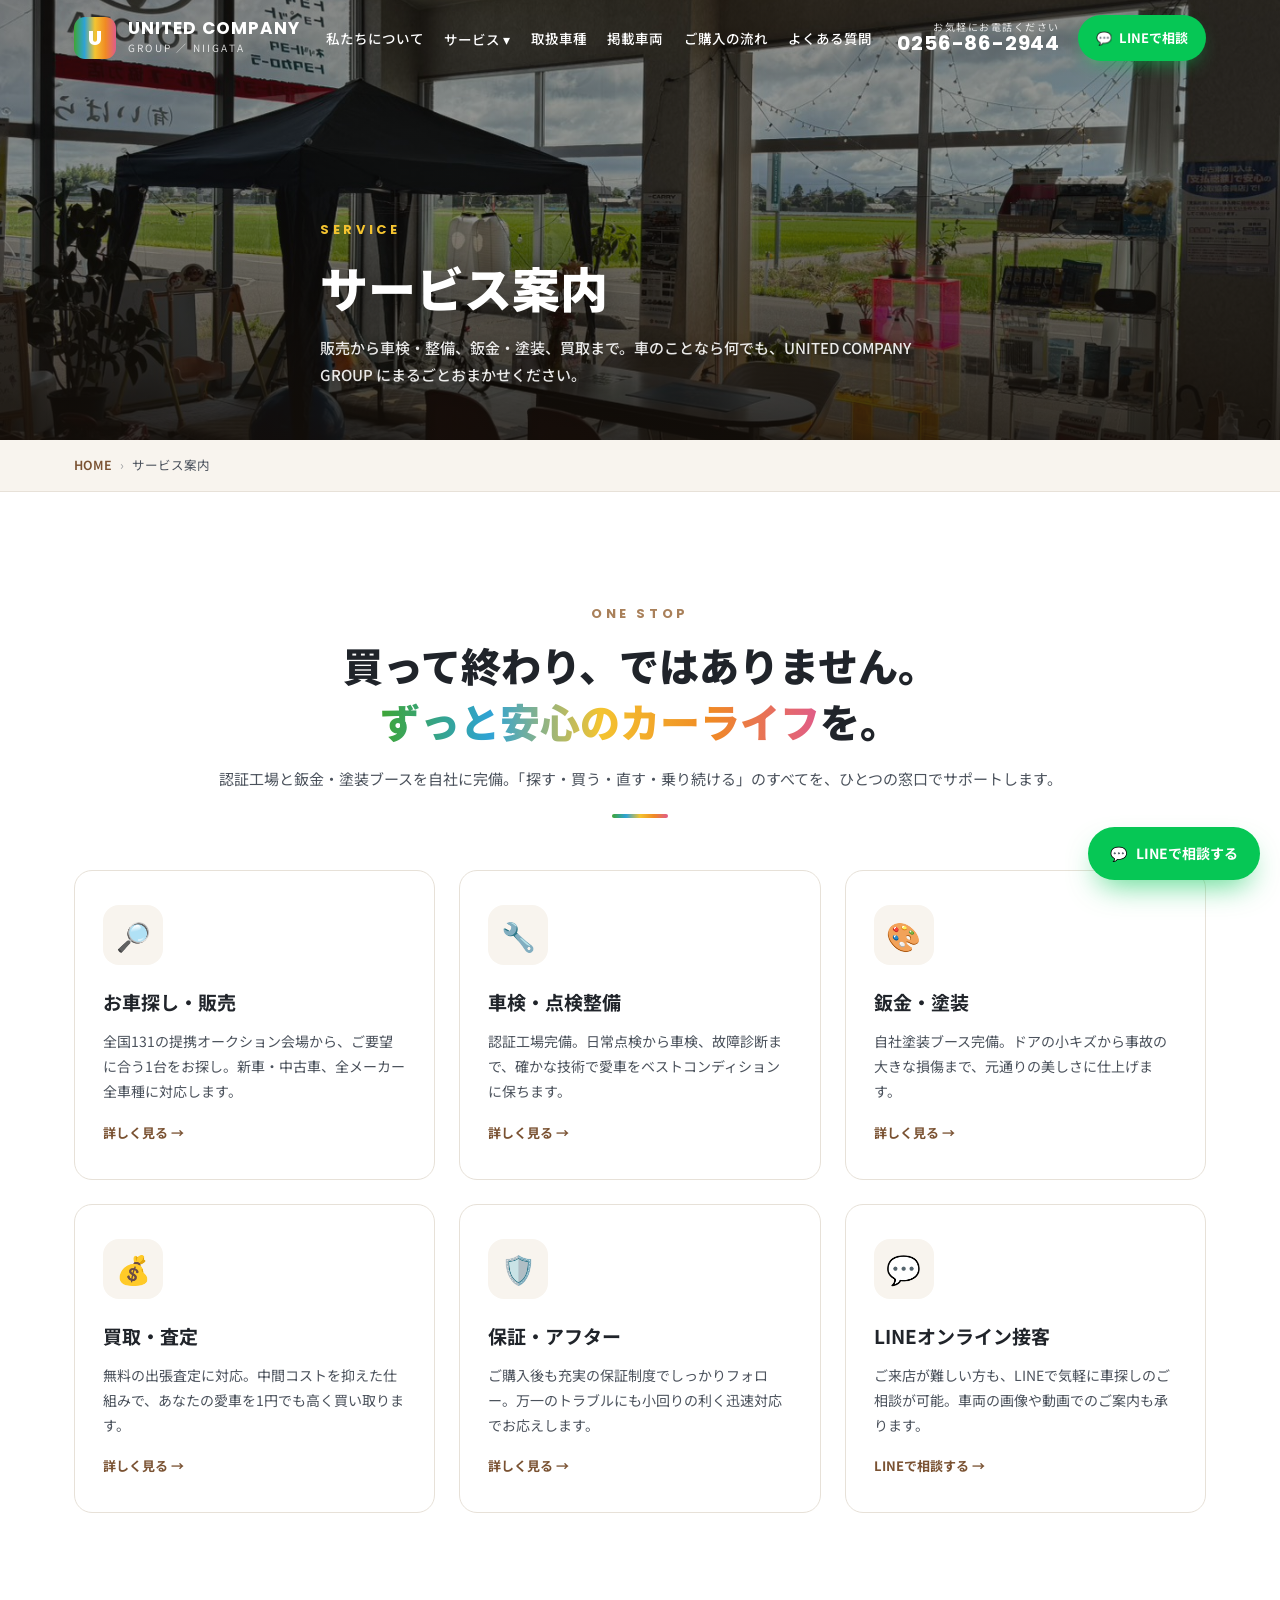
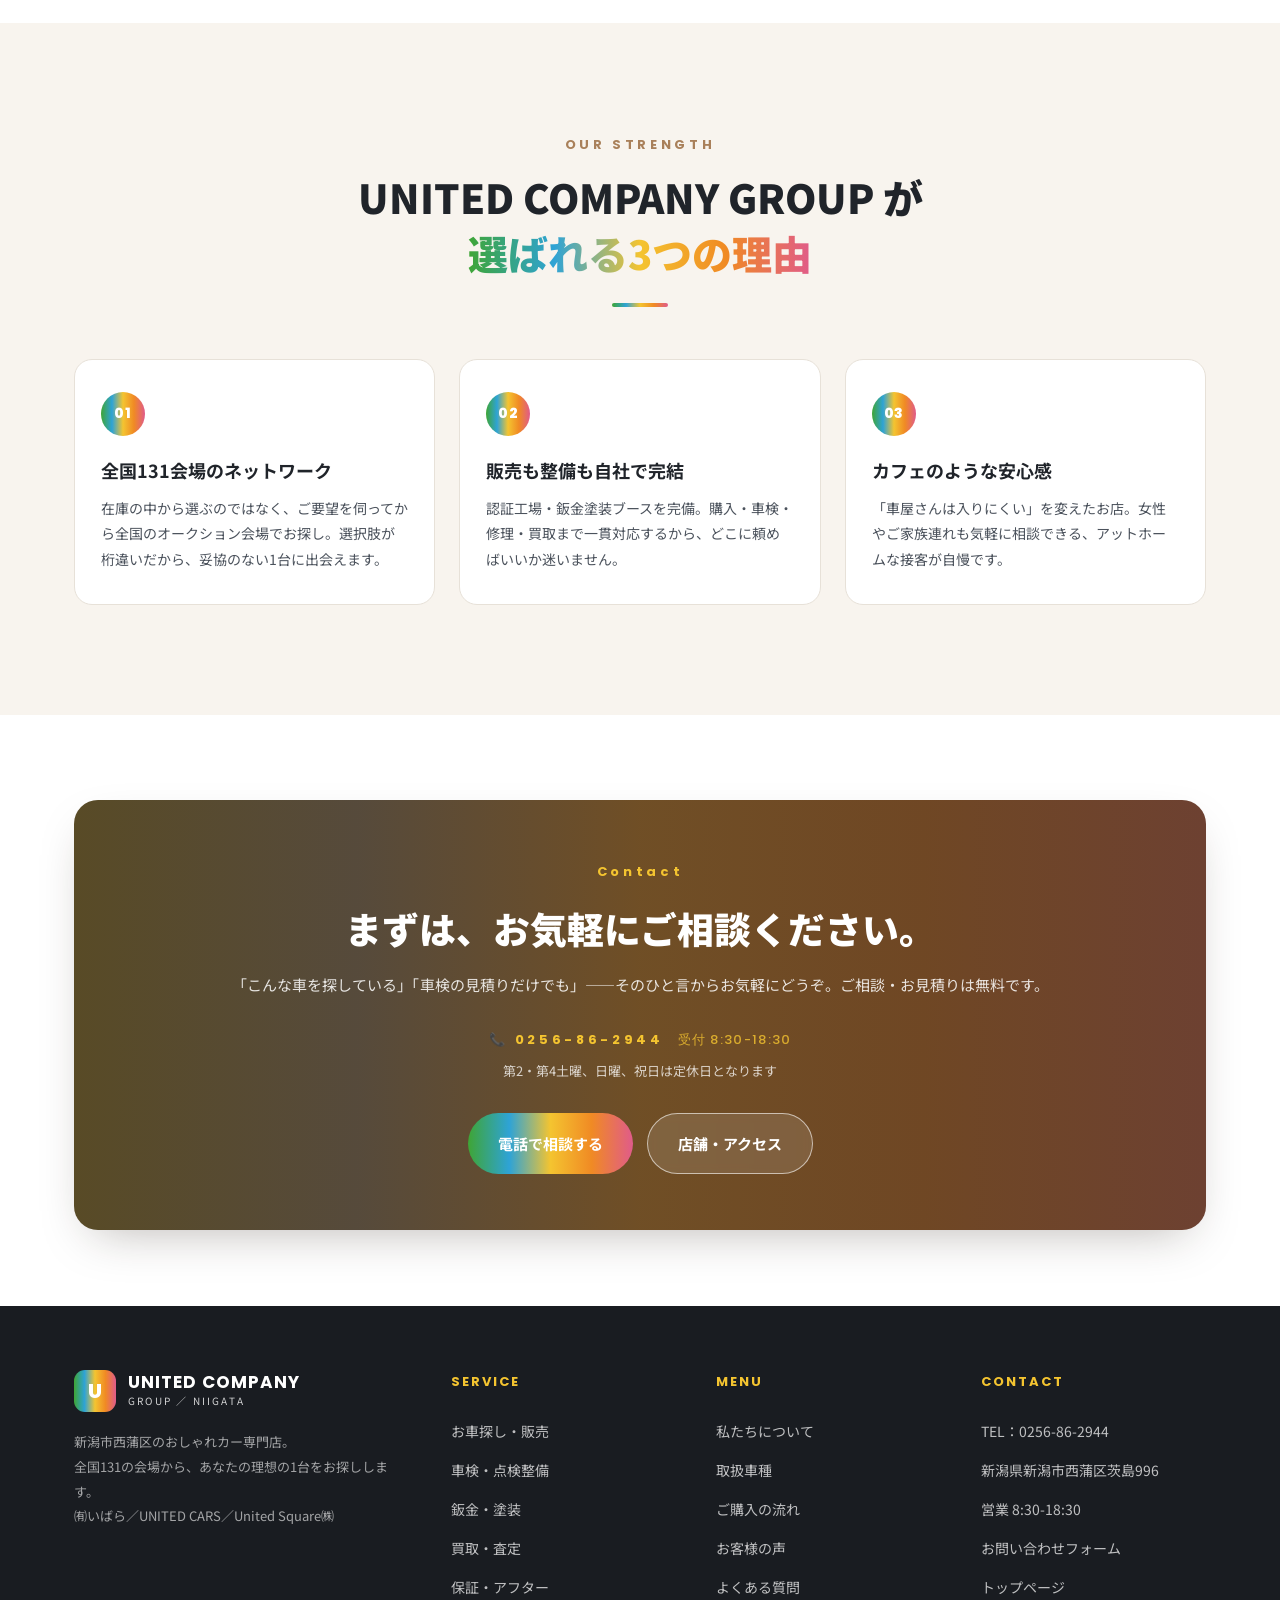
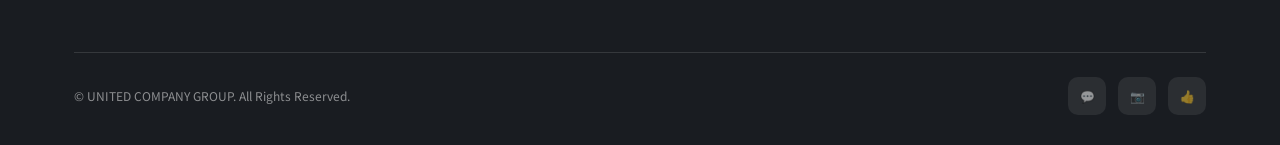
<file: service/index.html>
﻿<!DOCTYPE html>
<html lang="ja">
<head>
<meta charset="UTF-8">
<meta name="viewport" content="width=device-width, initial-scale=1.0">
<title>サービス案内｜UNITED COMPANY GROUP｜新潟市西蒲区の車のお探し専門店</title>
<meta name="description" content="UNITED COMPANY GROUP（㈲いばら）のサービス一覧。お車探し・販売、車検・点検整備、鈑金・塗装、買取・査定、保証・アフターサポートまで、新潟市西蒲区でカーライフをトータルにサポートします。">
<link rel="canonical" href="https://nextrayjp.github.io/united-company-group/service/">
<meta name="robots" content="index,follow,max-image-preview:large">
<meta name="theme-color" content="#5c3d24">
<meta property="og:type" content="website">
<meta property="og:site_name" content="UNITED COMPANY GROUP">
<meta property="og:locale" content="ja_JP">
<meta property="og:url" content="https://nextrayjp.github.io/united-company-group/service/">
<meta property="og:title" content="サービス案内｜UNITED COMPANY GROUP｜新潟市西蒲区の車のお探し専門店">
<meta property="og:description" content="UNITED COMPANY GROUP（㈲いばら）のサービス一覧。お車探し・販売、車検・点検整備、鈑金・塗装、買取・査定、保証・アフターサポートまで、新潟市西蒲区でカーライフをトータルにサポートします。">
<meta property="og:image" content="https://nextrayjp.github.io/united-company-group/images/ext_wide.jpg">
<meta name="twitter:card" content="summary_large_image">
<meta name="twitter:title" content="サービス案内｜UNITED COMPANY GROUP｜新潟市西蒲区の車のお探し専門店">
<meta name="twitter:description" content="UNITED COMPANY GROUP（㈲いばら）のサービス一覧。お車探し・販売、車検・点検整備、鈑金・塗装、買取・査定、保証・アフターサポートまで、新潟市西蒲区でカーライフをトータルにサポートします。">
<meta name="twitter:image" content="https://nextrayjp.github.io/united-company-group/images/ext_wide.jpg">
<link rel="icon" href="https://nextrayjp.github.io/united-company-group/images/logo.png">
<link rel="apple-touch-icon" href="https://nextrayjp.github.io/united-company-group/images/logo.png"><link rel="preconnect" href="https://fonts.googleapis.com">
<link rel="preconnect" href="https://fonts.gstatic.com" crossorigin>
<link href="https://fonts.googleapis.com/css2?family=Noto+Sans+JP:wght@400;500;700;900&family=Poppins:wght@400;500;600;700;800&display=swap" rel="stylesheet">
<link rel="stylesheet" href="../assets/site.css">
<script type="application/ld+json">
{ "@context": "https://schema.org", "@type": "BreadcrumbList", "itemListElement": [ { "@type": "ListItem", "position": 1, "name": "ホーム", "item": "https://nextrayjp.github.io/united-company-group/" }, { "@type": "ListItem", "position": 2, "name": "サービス案内", "item": "https://nextrayjp.github.io/united-company-group/" } ] }
</script>
</head>
<body>

<header id="hd">
  <div class="wrap bar">
    <a href="../index.html" class="logo">
      <span class="mark en">U</span>
      <span><b>UNITED COMPANY</b><small>GROUP ／ NIIGATA</small></span>
    </a>
    <nav class="main">
      <a class="nl" href="../about.html">私たちについて</a>
      <div class="has-drop"><a class="nl" href="index.html">サービス ▾</a>
        <div class="drop">
          <a href="car-search.html"><span class="di">🔎</span>お車探し・販売</a>
          <a href="shaken.html"><span class="di">🔧</span>車検・点検整備</a>
          <a href="bankin.html"><span class="di">🎨</span>鈑金・塗装</a>
          <a href="kaitori.html"><span class="di">💰</span>買取・査定</a>
          <a href="hosho.html"><span class="di">🛡️</span>保証・アフター</a>
        </div>
      </div>
      <a class="nl" href="../lineup.html">取扱車種</a>
      <a class="nl" href="../index.html#stock">掲載車両</a>
      <a class="nl" href="../flow.html">ご購入の流れ</a>
      <a class="nl" href="../faq.html">よくある質問</a>
    </nav>
    <div style="display:flex;align-items:center;gap:18px">
      <div class="tel-head"><span class="lbl">お気軽にお電話ください</span><span class="num en">0256-86-2944</span></div>
      <a href="https://line.me/R/ti/p/@202uegpx" class="btn-line" target="_blank" rel="noopener"><span>💬</span>LINEで相談</a>
      <div class="burger" id="burger"><span></span><span></span><span></span></div>
    </div>
  </div>
</header>

<div class="m-nav" id="mnav">
  <span class="m-close" id="mclose">×</span>
  <a href="../about.html">私たちについて<span class="en">ABOUT</span></a>
  <div class="mg">SERVICE / サービス</div>
  <a href="car-search.html">お車探し・販売</a>
  <a href="shaken.html">車検・点検整備</a>
  <a href="bankin.html">鈑金・塗装</a>
  <a href="kaitori.html">買取・査定</a>
  <a href="hosho.html">保証・アフター</a>
  <div class="mg">MENU</div>
  <a href="../lineup.html">取扱車種</a>
  <a href="../index.html#stock">掲載車両</a>
  <a href="../flow.html">ご購入の流れ</a>
  <a href="../voice.html">お客様の声</a>
  <a href="../faq.html">よくある質問</a>
  <a href="../index.html#shop">店舗案内</a>
  <a href="tel:0256862944" style="color:var(--g3)">📞 0256-86-2944</a>
</div>

<!-- PAGE HERO -->
<section class="page-hero">
  <div class="bg" style="background-image:url('../images/int_bright.jpg')"></div>
  <div class="wrap">
    <span class="en">SERVICE</span>
    <h1>サービス案内</h1>
    <p>販売から車検・整備、鈑金・塗装、買取まで。車のことなら何でも、UNITED COMPANY GROUP にまるごとおまかせください。</p>
  </div>
</section>
<div class="crumb"><div class="wrap"><a href="../index.html">HOME</a><span class="sp">›</span><span>サービス案内</span></div></div>

<!-- INTRO -->
<section class="sec">
  <div class="wrap">
    <div class="head rv">
      <span class="en">One Stop</span>
      <h2>買って終わり、ではありません。<br><span class="u">ずっと安心のカーライフ</span>を。</h2>
      <p class="sub">認証工場と鈑金・塗装ブースを自社に完備。「探す・買う・直す・乗り続ける」のすべてを、ひとつの窓口でサポートします。</p>
    </div>
    <div class="svc-grid">
      <a class="svc rv" href="car-search.html"><div class="ic">🔎</div><h4>お車探し・販売</h4><p>全国131の提携オークション会場から、ご要望に合う1台をお探し。新車・中古車、全メーカー全車種に対応します。</p><span class="more">詳しく見る →</span></a>
      <a class="svc rv" href="shaken.html"><div class="ic">🔧</div><h4>車検・点検整備</h4><p>認証工場完備。日常点検から車検、故障診断まで、確かな技術で愛車をベストコンディションに保ちます。</p><span class="more">詳しく見る →</span></a>
      <a class="svc rv" href="bankin.html"><div class="ic">🎨</div><h4>鈑金・塗装</h4><p>自社塗装ブース完備。ドアの小キズから事故の大きな損傷まで、元通りの美しさに仕上げます。</p><span class="more">詳しく見る →</span></a>
      <a class="svc rv" href="kaitori.html"><div class="ic">💰</div><h4>買取・査定</h4><p>無料の出張査定に対応。中間コストを抑えた仕組みで、あなたの愛車を1円でも高く買い取ります。</p><span class="more">詳しく見る →</span></a>
      <a class="svc rv" href="hosho.html"><div class="ic">🛡️</div><h4>保証・アフター</h4><p>ご購入後も充実の保証制度でしっかりフォロー。万一のトラブルにも小回りの利く迅速対応でお応えします。</p><span class="more">詳しく見る →</span></a>
      <a class="svc rv" href="../index.html#contact"><div class="ic">💬</div><h4>LINEオンライン接客</h4><p>ご来店が難しい方も、LINEで気軽に車探しのご相談が可能。車両の画像や動画でのご案内も承ります。</p><span class="more">LINEで相談する →</span></a>
    </div>
  </div>
</section>

<!-- WHY US -->
<section class="sec cream">
  <div class="wrap">
    <div class="head rv">
      <span class="en">Our Strength</span>
      <h2>UNITED COMPANY GROUP が<br><span class="u">選ばれる3つの理由</span></h2>
    </div>
    <div class="points">
      <div class="point rv"><div class="n en">01</div><h4>全国131会場のネットワーク</h4><p>在庫の中から選ぶのではなく、ご要望を伺ってから全国のオークション会場でお探し。選択肢が桁違いだから、妥協のない1台に出会えます。</p></div>
      <div class="point rv"><div class="n en">02</div><h4>販売も整備も自社で完結</h4><p>認証工場・鈑金塗装ブースを完備。購入・車検・修理・買取まで一貫対応するから、どこに頼めばいいか迷いません。</p></div>
      <div class="point rv"><div class="n en">03</div><h4>カフェのような安心感</h4><p>「車屋さんは入りにくい」を変えたお店。女性やご家族連れも気軽に相談できる、アットホームな接客が自慢です。</p></div>
    </div>
  </div>
</section>

<!-- CTA -->
<section class="sec tight">
  <div class="wrap">
    <div class="contact-cta rv">
      <span class="en">Contact</span>
      <h2>まずは、お気軽にご相談ください。</h2>
      <p>「こんな車を探している」「車検の見積りだけでも」——そのひと言からお気軽にどうぞ。ご相談・お見積りは無料です。</p>
      <a href="tel:0256862944" class="cta-tel en">📞 0256-86-2944 <small>受付 8:30-18:30</small></a>
      <div class="cta-hours">第2・第4土曜、日曜、祝日は定休日となります</div>
      <div class="cta-btns">
        <a href="tel:0256862944" class="btn btn-primary" style="box-shadow:none">電話で相談する</a>
        <a href="../index.html#shop" class="btn btn-ghost">店舗・アクセス</a>
      </div>
    </div>
  </div>
</section>

<footer>
  <div class="wrap">
    <div class="f-top">
      <div class="f-brand">
        <a href="../index.html" class="logo" style="color:#fff"><span class="mark en">U</span><span><b>UNITED COMPANY</b><small>GROUP ／ NIIGATA</small></span></a>
        <p>新潟市西蒲区のおしゃれカー専門店。<br>全国131の会場から、あなたの理想の1台をお探しします。<br>㈲いばら／UNITED CARS／United Square㈱</p>
      </div>
      <div class="f-col"><h5>SERVICE</h5>
        <a href="car-search.html">お車探し・販売</a>
        <a href="shaken.html">車検・点検整備</a>
        <a href="bankin.html">鈑金・塗装</a>
        <a href="kaitori.html">買取・査定</a>
        <a href="hosho.html">保証・アフター</a>
      </div>
      <div class="f-col"><h5>MENU</h5>
        <a href="../about.html">私たちについて</a>
        <a href="../lineup.html">取扱車種</a>
        <a href="../flow.html">ご購入の流れ</a>
        <a href="../voice.html">お客様の声</a>
        <a href="../faq.html">よくある質問</a>
      </div>
      <div class="f-col"><h5>CONTACT</h5>
        <a href="tel:0256862944">TEL：0256-86-2944</a>
        <a href="../index.html#shop">新潟県新潟市西蒲区茨島996</a>
        <a href="../index.html#shop">営業 8:30-18:30</a>
        <a href="../index.html#contact-form">お問い合わせフォーム</a>
        <a href="../index.html">トップページ</a>
      </div>
    </div>
    <div class="f-bottom"><span>© UNITED COMPANY GROUP. All Rights Reserved.</span>
      <div class="f-sns"><a href="#" aria-label="LINE">💬</a><a href="#" aria-label="Instagram">📷</a><a href="#" aria-label="Facebook">👍</a></div>
    </div>
  </div>
</footer>

<a href="https://line.me/R/ti/p/@202uegpx" class="float-line" target="_blank" rel="noopener"><span>💬</span>LINEで相談する</a>
<script src="../assets/site.js"></script>
</body>
</html>
</file>
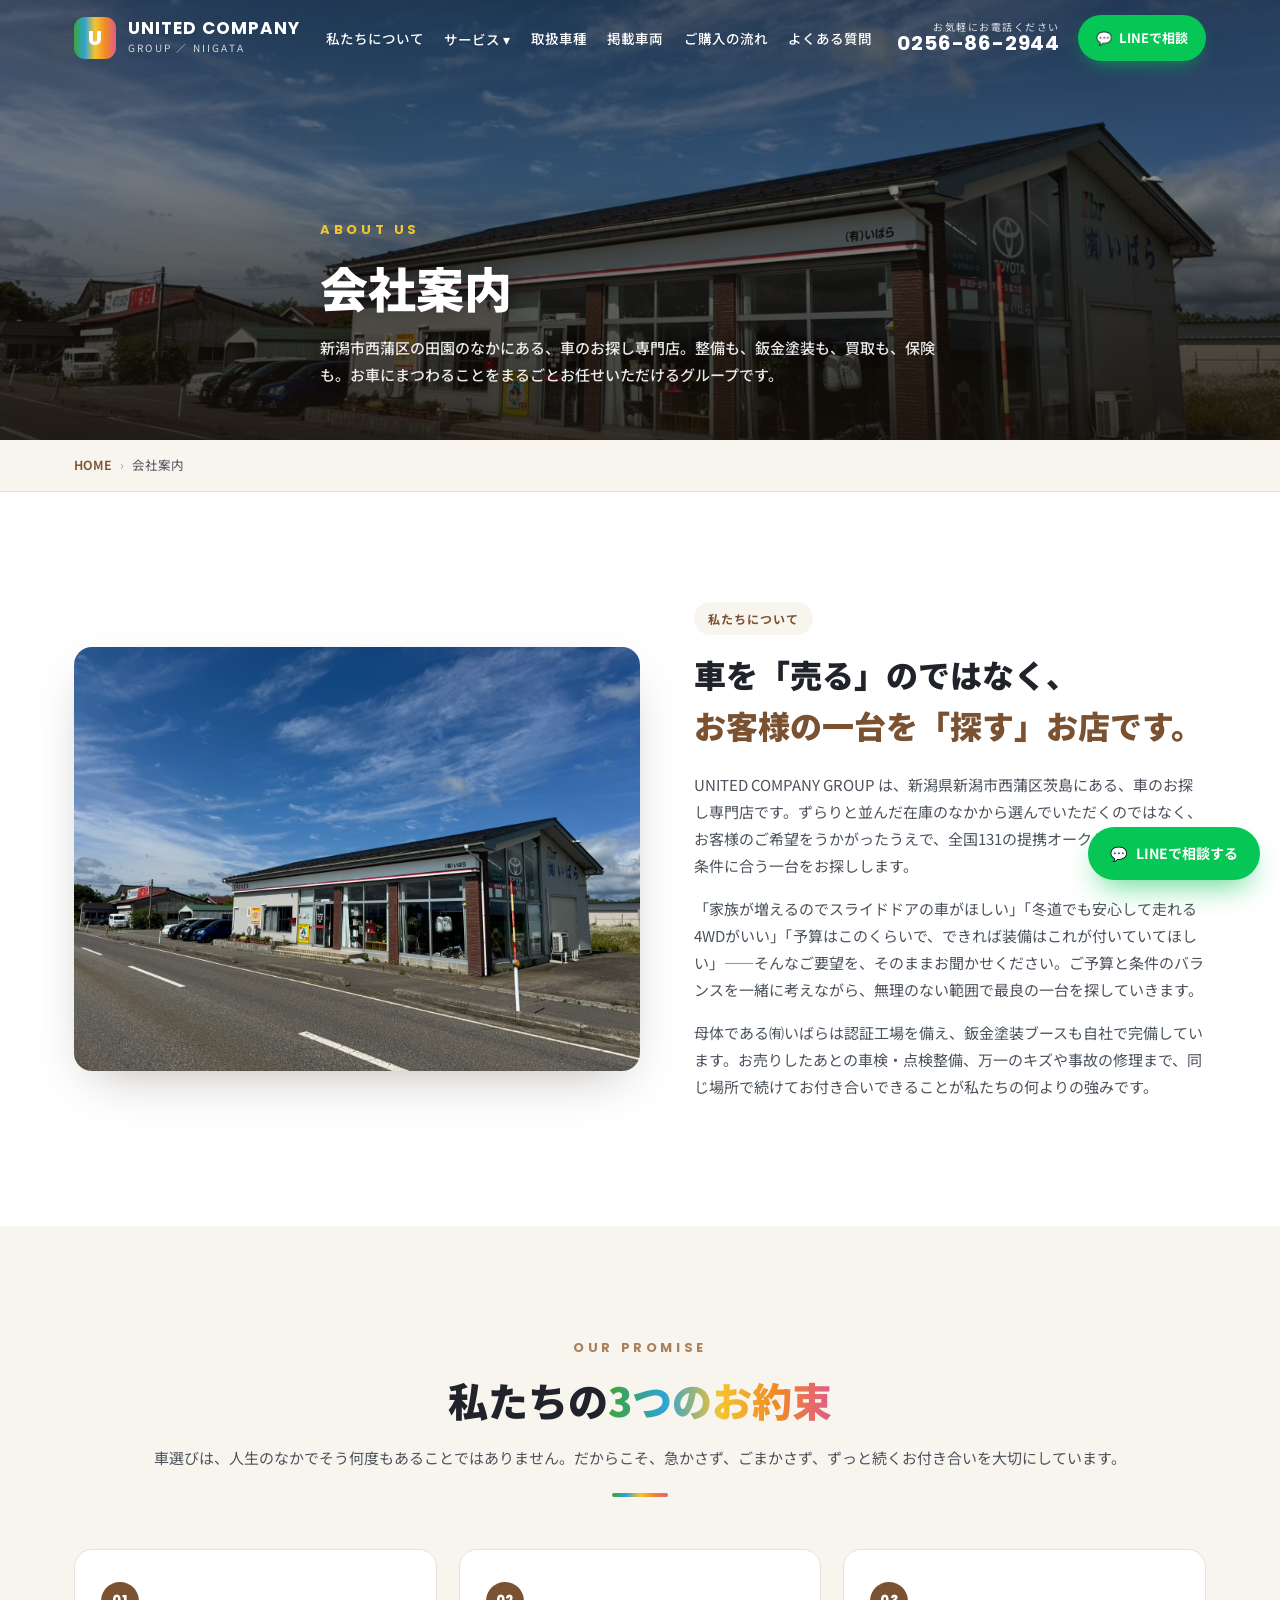
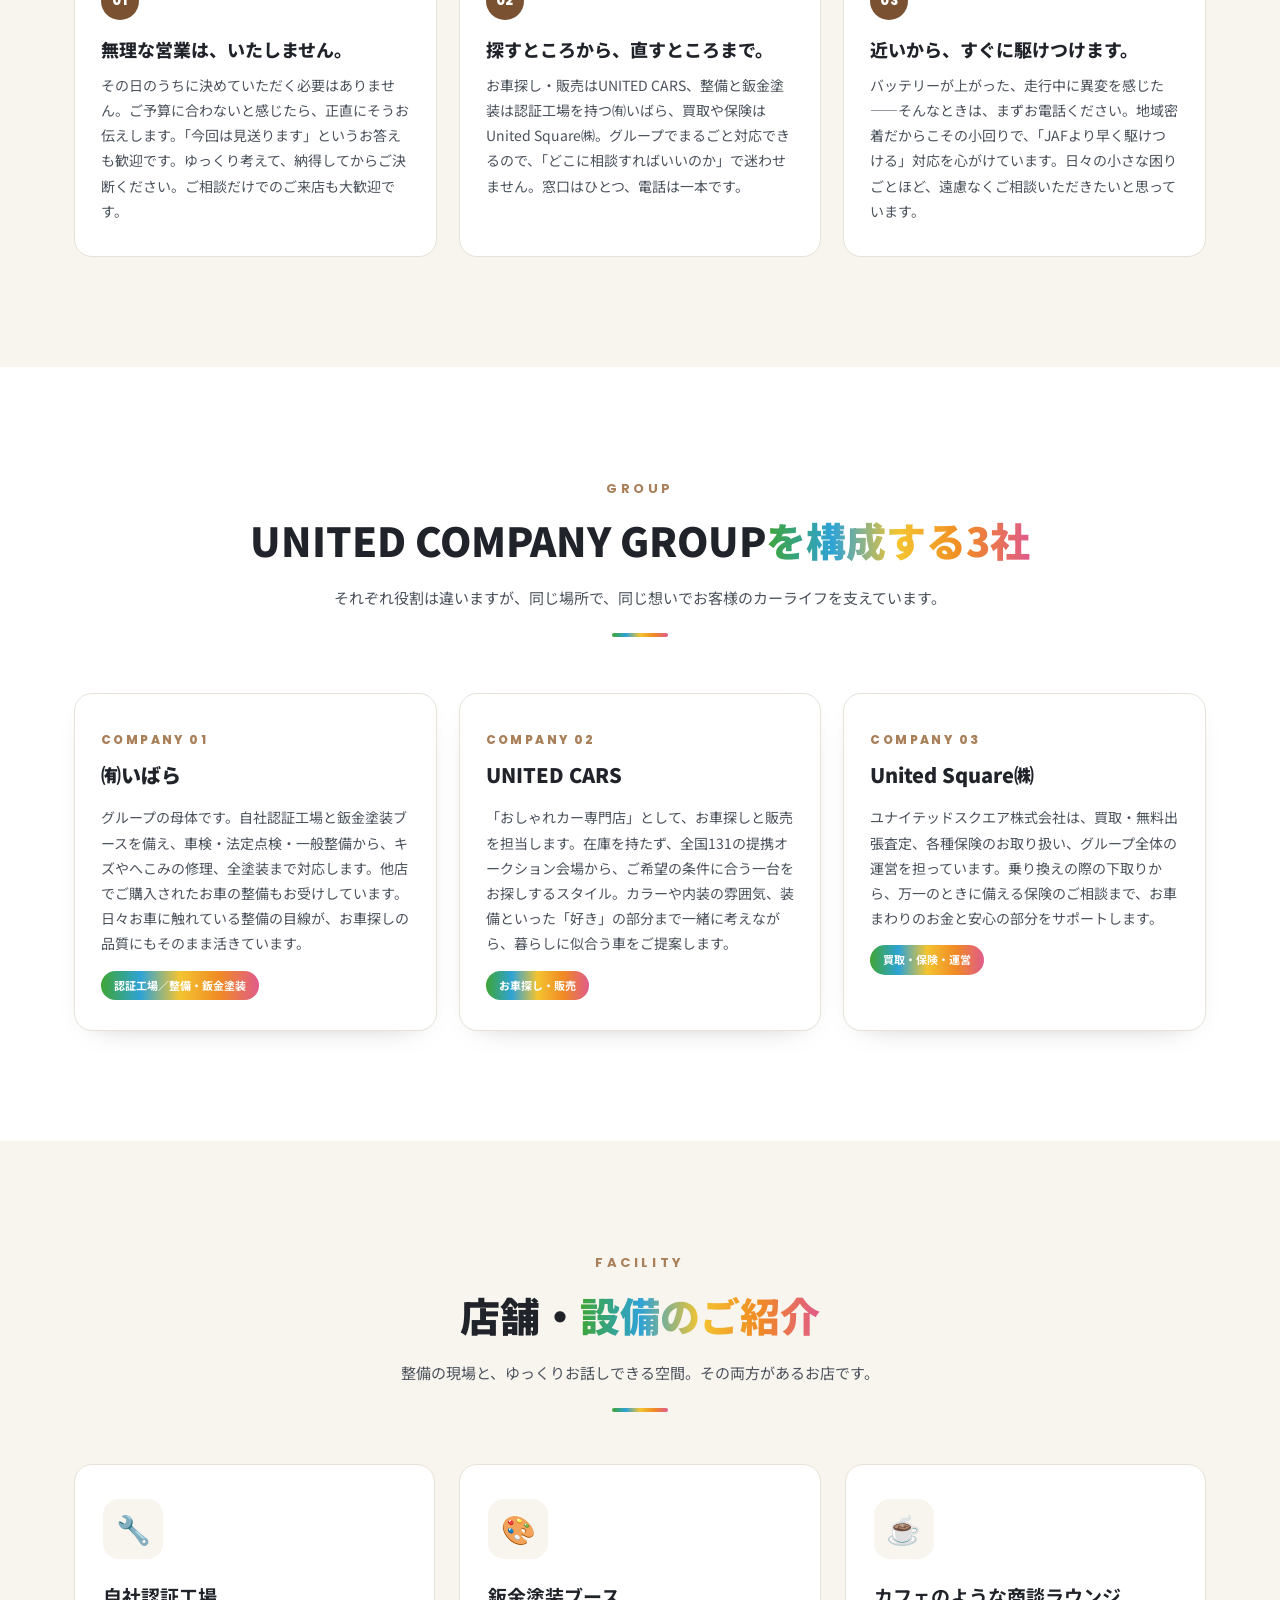
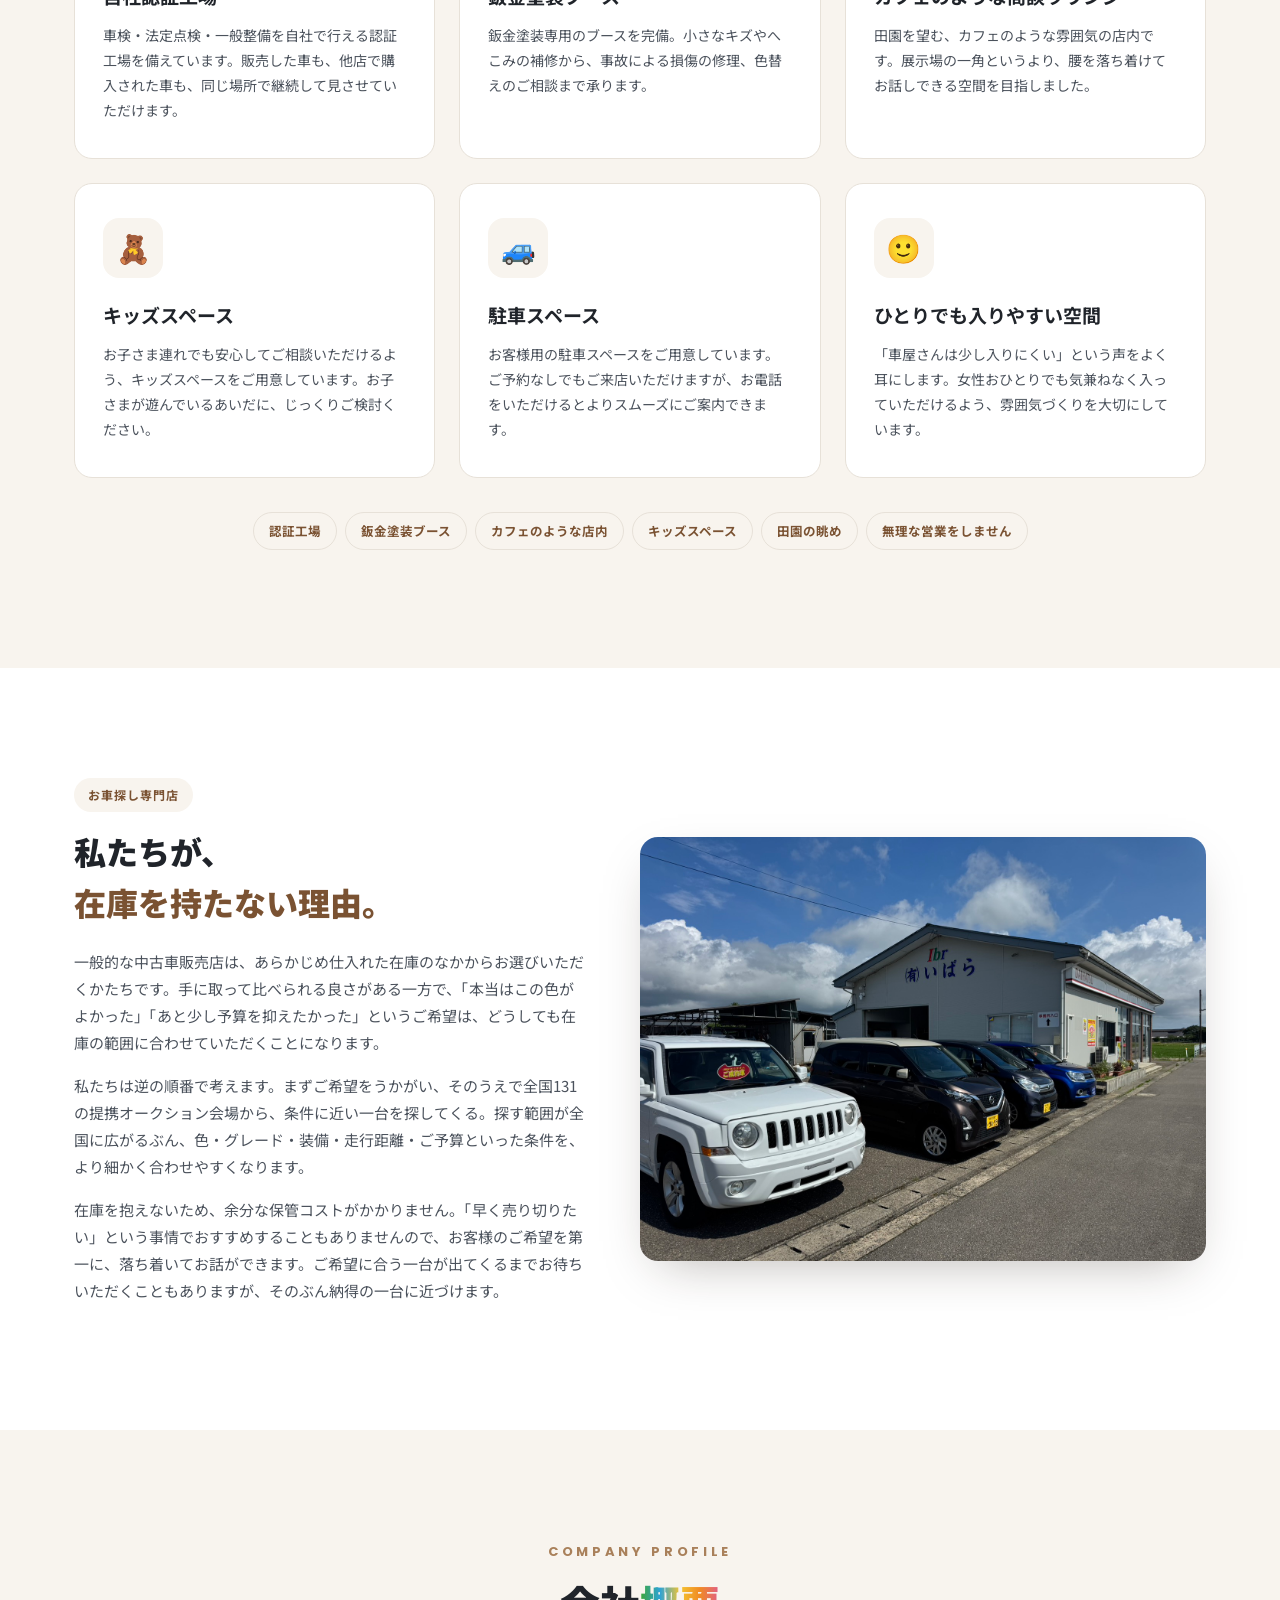
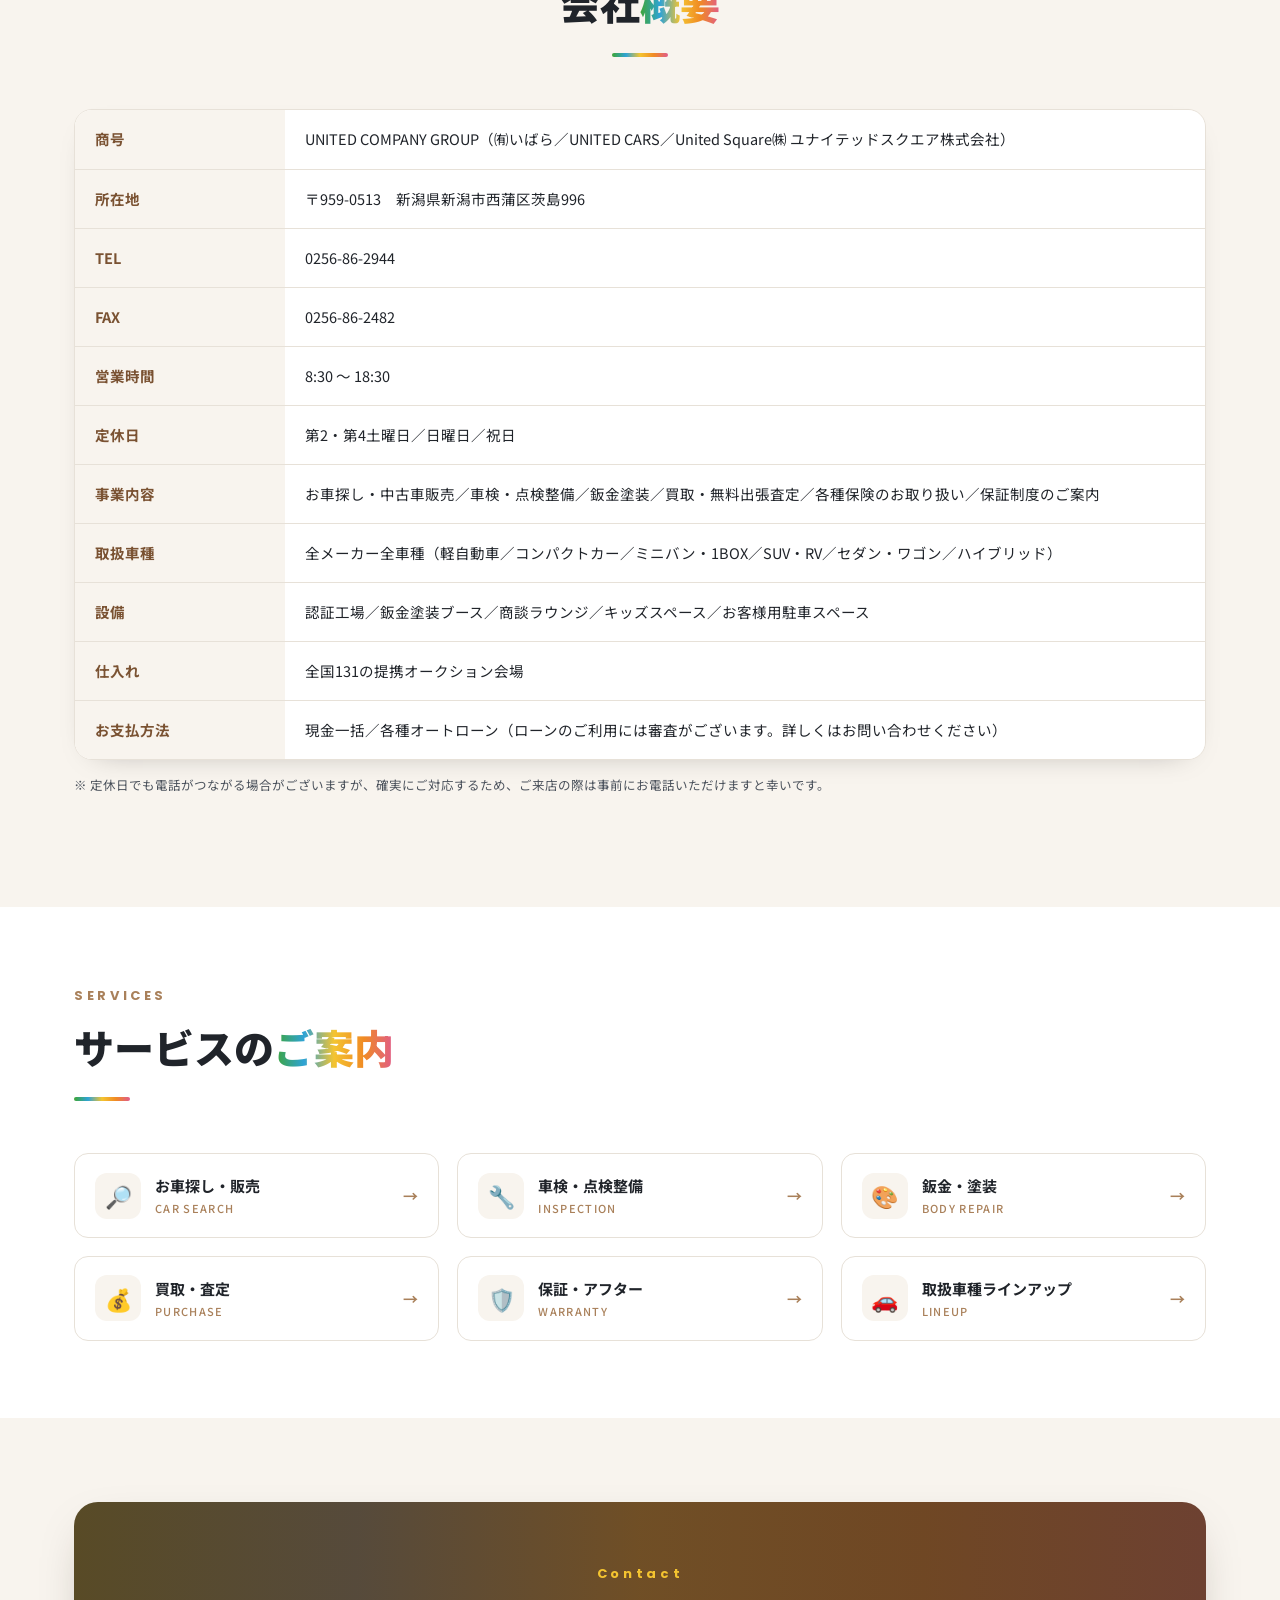
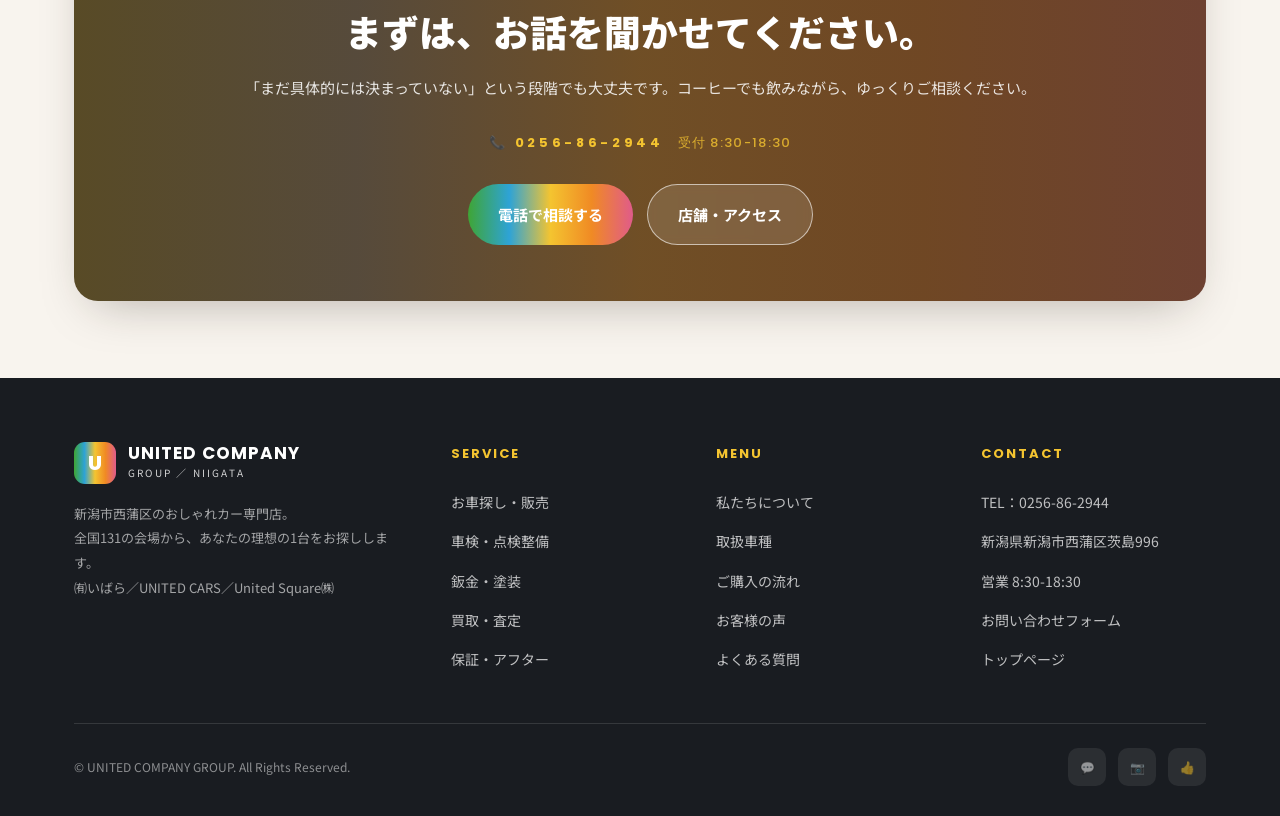
<file: about.html>
<!DOCTYPE html>
<html lang="ja">
<head>
<meta charset="UTF-8">
<meta name="viewport" content="width=device-width, initial-scale=1.0">
<title>会社案内｜ユナイテッドカーズ（㈲いばら）｜新潟市西蒲区の車のお探し専門店</title>
<meta name="description" content="新潟市西蒲区のUNITED COMPANY GROUP（㈲いばら／UNITED CARS／United Square㈱）の会社案内。全国131の提携オークション会場からお車をお探しする「お車探し専門店」です。自社認証工場・鈑金塗装ブース完備。田園を望むカフェのような店内でご相談いただけます。">
<link rel="canonical" href="https://nextrayjp.github.io/united-company-group/about.html">
<meta name="robots" content="index,follow,max-image-preview:large">
<meta name="theme-color" content="#5c3d24">
<meta property="og:type" content="website">
<meta property="og:site_name" content="UNITED COMPANY GROUP">
<meta property="og:locale" content="ja_JP">
<meta property="og:url" content="https://nextrayjp.github.io/united-company-group/about.html">
<meta property="og:title" content="会社案内｜ユナイテッドカーズ（㈲いばら）｜新潟市西蒲区の車のお探し専門店">
<meta property="og:description" content="新潟市西蒲区のUNITED COMPANY GROUPの会社案内。全国131の提携オークション会場からお車をお探しする「お車探し専門店」。自社認証工場・鈑金塗装ブース完備、カフェのような店内でご相談いただけます。">
<meta property="og:image" content="https://nextrayjp.github.io/united-company-group/images/ext_wide.jpg">
<meta name="twitter:card" content="summary_large_image">
<meta name="twitter:title" content="会社案内｜ユナイテッドカーズ（㈲いばら）｜新潟市西蒲区の車のお探し専門店">
<meta name="twitter:description" content="新潟市西蒲区のUNITED COMPANY GROUPの会社案内。全国131の提携オークション会場からお車をお探しする「お車探し専門店」。自社認証工場・鈑金塗装ブース完備。">
<meta name="twitter:image" content="https://nextrayjp.github.io/united-company-group/images/ext_wide.jpg">
<link rel="icon" href="https://nextrayjp.github.io/united-company-group/images/logo.png">
<link rel="apple-touch-icon" href="https://nextrayjp.github.io/united-company-group/images/logo.png">
<link rel="preconnect" href="https://fonts.googleapis.com">
<link rel="preconnect" href="https://fonts.gstatic.com" crossorigin>
<link href="https://fonts.googleapis.com/css2?family=Noto+Sans+JP:wght@400;500;700;900&family=Poppins:wght@400;500;600;700;800&display=swap" rel="stylesheet">
<link rel="stylesheet" href="assets/site.css">
<script type="application/ld+json">
{ "@context": "https://schema.org", "@type": "BreadcrumbList", "itemListElement": [ { "@type": "ListItem", "position": 1, "name": "ホーム", "item": "https://nextrayjp.github.io/united-company-group/" }, { "@type": "ListItem", "position": 2, "name": "会社案内", "item": "https://nextrayjp.github.io/united-company-group/about.html" } ] }
</script>
<script type="application/ld+json">
{ "@context": "https://schema.org", "@type": "AboutPage", "name": "会社案内｜UNITED COMPANY GROUP", "url": "https://nextrayjp.github.io/united-company-group/about.html", "description": "新潟市西蒲区のUNITED COMPANY GROUP（㈲いばら／UNITED CARS／United Square㈱）の会社案内ページです。", "mainEntity": { "@type": "AutomotiveBusiness", "name": "UNITED COMPANY GROUP", "telephone": "0256-86-2944", "faxNumber": "0256-86-2482", "url": "https://nextrayjp.github.io/united-company-group/", "image": "https://nextrayjp.github.io/united-company-group/images/ext_wide.jpg", "address": { "@type": "PostalAddress", "postalCode": "959-0513", "addressRegion": "新潟県", "addressLocality": "新潟市西蒲区", "streetAddress": "茨島996", "addressCountry": "JP" }, "openingHours": "Mo-Fr 08:30-18:30" } }
</script>
</head>
<body>

<header id="hd">
  <div class="wrap bar">
    <a href="index.html" class="logo"><span class="mark en">U</span><span><b>UNITED COMPANY</b><small>GROUP ／ NIIGATA</small></span></a>
    <nav class="main">
      <a class="nl" href="about.html">私たちについて</a>
      <div class="has-drop"><a class="nl" href="service/index.html">サービス ▾</a>
        <div class="drop">
          <a href="service/car-search.html"><span class="di">🔎</span>お車探し・販売</a>
          <a href="service/shaken.html"><span class="di">🔧</span>車検・点検整備</a>
          <a href="service/bankin.html"><span class="di">🎨</span>鈑金・塗装</a>
          <a href="service/kaitori.html"><span class="di">💰</span>買取・査定</a>
          <a href="service/hosho.html"><span class="di">🛡️</span>保証・アフター</a>
        </div>
      </div>
      <a class="nl" href="lineup.html">取扱車種</a>
      <a class="nl" href="index.html#stock">掲載車両</a>
      <a class="nl" href="flow.html">ご購入の流れ</a>
      <a class="nl" href="faq.html">よくある質問</a>
    </nav>
    <div style="display:flex;align-items:center;gap:18px">
      <div class="tel-head"><span class="lbl">お気軽にお電話ください</span><span class="num en">0256-86-2944</span></div>
      <a href="https://line.me/R/ti/p/@202uegpx" class="btn-line" target="_blank" rel="noopener"><span>💬</span>LINEで相談</a>
      <div class="burger" id="burger"><span></span><span></span><span></span></div>
    </div>
  </div>
</header>
<div class="m-nav" id="mnav">
  <span class="m-close" id="mclose">×</span>
  <a href="about.html">私たちについて<span class="en">ABOUT</span></a>
  <div class="mg">SERVICE / サービス</div>
  <a href="service/car-search.html">お車探し・販売</a>
  <a href="service/shaken.html">車検・点検整備</a>
  <a href="service/bankin.html">鈑金・塗装</a>
  <a href="service/kaitori.html">買取・査定</a>
  <a href="service/hosho.html">保証・アフター</a>
  <div class="mg">MENU</div>
  <a href="lineup.html">取扱車種</a>
  <a href="index.html#stock">掲載車両</a>
  <a href="flow.html">ご購入の流れ</a>
  <a href="voice.html">お客様の声</a>
  <a href="faq.html">よくある質問</a>
  <a href="index.html#shop">店舗案内</a>
  <a href="tel:0256862944" style="color:var(--g3)">📞 0256-86-2944</a>
</div>

<section class="page-hero">
  <div class="bg" style="background-image:url('images/ext_wide.jpg')"></div>
  <div class="wrap">
    <span class="en">ABOUT US</span>
    <h1>会社案内</h1>
    <p>新潟市西蒲区の田園のなかにある、車のお探し専門店。整備も、鈑金塗装も、買取も、保険も。お車にまつわることをまるごとお任せいただけるグループです。</p>
  </div>
</section>
<div class="crumb"><div class="wrap"><a href="index.html">HOME</a><span class="sp">›</span><span>会社案内</span></div></div>

<!-- MESSAGE -->
<section class="sec">
  <div class="wrap">
    <div class="msg">
      <div class="msg-img rv"><img loading="lazy" decoding="async" src="images/ext_wide.jpg" alt="田園に囲まれた新潟市西蒲区の店舗外観"></div>
      <div class="rv">
        <span class="lbl-pill">私たちについて</span>
        <h3>車を「売る」のではなく、<br><span class="u">お客様の一台を「探す」お店です。</span></h3>
        <p>UNITED COMPANY GROUP は、新潟県新潟市西蒲区茨島にある、車のお探し専門店です。ずらりと並んだ在庫のなかから選んでいただくのではなく、お客様のご希望をうかがったうえで、全国131の提携オークション会場から条件に合う一台をお探しします。</p>
        <p>「家族が増えるのでスライドドアの車がほしい」「冬道でも安心して走れる4WDがいい」「予算はこのくらいで、できれば装備はこれが付いていてほしい」——そんなご要望を、そのままお聞かせください。ご予算と条件のバランスを一緒に考えながら、無理のない範囲で最良の一台を探していきます。</p>
        <p>母体である㈲いばらは認証工場を備え、鈑金塗装ブースも自社で完備しています。お売りしたあとの車検・点検整備、万一のキズや事故の修理まで、同じ場所で続けてお付き合いできることが私たちの何よりの強みです。</p>
      </div>
    </div>
  </div>
</section>

<!-- PROMISE -->
<section class="sec cream">
  <div class="wrap">
    <div class="head rv"><span class="en">Our Promise</span><h2>私たちの<span class="u">3つのお約束</span></h2><p class="sub">車選びは、人生のなかでそう何度もあることではありません。だからこそ、急かさず、ごまかさず、ずっと続くお付き合いを大切にしています。</p></div>
    <div class="str-grid">
      <div class="str rv"><div class="n en">01</div><h4>無理な営業は、いたしません。</h4><p>その日のうちに決めていただく必要はありません。ご予算に合わないと感じたら、正直にそうお伝えします。「今回は見送ります」というお答えも歓迎です。ゆっくり考えて、納得してからご決断ください。ご相談だけでのご来店も大歓迎です。</p></div>
      <div class="str rv"><div class="n en">02</div><h4>探すところから、直すところまで。</h4><p>お車探し・販売はUNITED CARS、整備と鈑金塗装は認証工場を持つ㈲いばら、買取や保険はUnited Square㈱。グループでまるごと対応できるので、「どこに相談すればいいのか」で迷わせません。窓口はひとつ、電話は一本です。</p></div>
      <div class="str rv"><div class="n en">03</div><h4>近いから、すぐに駆けつけます。</h4><p>バッテリーが上がった、走行中に異変を感じた——そんなときは、まずお電話ください。地域密着だからこその小回りで、「JAFより早く駆けつける」対応を心がけています。日々の小さな困りごとほど、遠慮なくご相談いただきたいと思っています。</p></div>
    </div>
  </div>
</section>

<!-- GROUP -->
<section class="sec">
  <div class="wrap">
    <div class="head rv"><span class="en">Group</span><h2>UNITED COMPANY GROUP<span class="u">を構成する3社</span></h2><p class="sub">それぞれ役割は違いますが、同じ場所で、同じ想いでお客様のカーライフを支えています。</p></div>
    <div class="group3">
      <div class="gcard rv">
        <span class="gn">COMPANY 01</span>
        <h4>㈲いばら</h4>
        <p>グループの母体です。自社認証工場と鈑金塗装ブースを備え、車検・法定点検・一般整備から、キズやへこみの修理、全塗装まで対応します。他店でご購入されたお車の整備もお受けしています。日々お車に触れている整備の目線が、お車探しの品質にもそのまま活きています。</p>
        <span class="grole">認証工場／整備・鈑金塗装</span>
      </div>
      <div class="gcard rv">
        <span class="gn">COMPANY 02</span>
        <h4>UNITED CARS</h4>
        <p>「おしゃれカー専門店」として、お車探しと販売を担当します。在庫を持たず、全国131の提携オークション会場から、ご希望の条件に合う一台をお探しするスタイル。カラーや内装の雰囲気、装備といった「好き」の部分まで一緒に考えながら、暮らしに似合う車をご提案します。</p>
        <span class="grole">お車探し・販売</span>
      </div>
      <div class="gcard rv">
        <span class="gn">COMPANY 03</span>
        <h4>United Square㈱</h4>
        <p>ユナイテッドスクエア株式会社は、買取・無料出張査定、各種保険のお取り扱い、グループ全体の運営を担っています。乗り換えの際の下取りから、万一のときに備える保険のご相談まで、お車まわりのお金と安心の部分をサポートします。</p>
        <span class="grole">買取・保険・運営</span>
      </div>
    </div>
  </div>
</section>

<!-- FACILITY -->
<section class="sec cream">
  <div class="wrap">
    <div class="head rv"><span class="en">Facility</span><h2>店舗・<span class="u">設備のご紹介</span></h2><p class="sub">整備の現場と、ゆっくりお話しできる空間。その両方があるお店です。</p></div>
    <div class="svc-grid">
      <div class="svc rv"><div class="ic">🔧</div><h4>自社認証工場</h4><p>車検・法定点検・一般整備を自社で行える認証工場を備えています。販売した車も、他店で購入された車も、同じ場所で継続して見させていただけます。</p></div>
      <div class="svc rv"><div class="ic">🎨</div><h4>鈑金塗装ブース</h4><p>鈑金塗装専用のブースを完備。小さなキズやへこみの補修から、事故による損傷の修理、色替えのご相談まで承ります。</p></div>
      <div class="svc rv"><div class="ic">☕</div><h4>カフェのような商談ラウンジ</h4><p>田園を望む、カフェのような雰囲気の店内です。展示場の一角というより、腰を落ち着けてお話しできる空間を目指しました。</p></div>
      <div class="svc rv"><div class="ic">🧸</div><h4>キッズスペース</h4><p>お子さま連れでも安心してご相談いただけるよう、キッズスペースをご用意しています。お子さまが遊んでいるあいだに、じっくりご検討ください。</p></div>
      <div class="svc rv"><div class="ic">🚙</div><h4>駐車スペース</h4><p>お客様用の駐車スペースをご用意しています。ご予約なしでもご来店いただけますが、お電話をいただけるとよりスムーズにご案内できます。</p></div>
      <div class="svc rv"><div class="ic">🙂</div><h4>ひとりでも入りやすい空間</h4><p>「車屋さんは少し入りにくい」という声をよく耳にします。女性おひとりでも気兼ねなく入っていただけるよう、雰囲気づくりを大切にしています。</p></div>
    </div>
    <div class="uc-tags rv" style="justify-content:center;margin-top:34px">
      <span>認証工場</span><span>鈑金塗装ブース</span><span>カフェのような店内</span><span>キッズスペース</span><span>田園の眺め</span><span>無理な営業をしません</span>
    </div>
  </div>
</section>

<!-- WHY NO STOCK -->
<section class="sec">
  <div class="wrap">
    <div class="msg rev">
      <div class="msg-img rv"><img loading="lazy" decoding="async" src="images/lot_cars.jpg" alt="店舗の駐車スペースに並ぶお車"></div>
      <div class="rv">
        <span class="lbl-pill">お車探し専門店</span>
        <h3>私たちが、<br><span class="u">在庫を持たない理由。</span></h3>
        <p>一般的な中古車販売店は、あらかじめ仕入れた在庫のなかからお選びいただくかたちです。手に取って比べられる良さがある一方で、「本当はこの色がよかった」「あと少し予算を抑えたかった」というご希望は、どうしても在庫の範囲に合わせていただくことになります。</p>
        <p>私たちは逆の順番で考えます。まずご希望をうかがい、そのうえで全国131の提携オークション会場から、条件に近い一台を探してくる。探す範囲が全国に広がるぶん、色・グレード・装備・走行距離・ご予算といった条件を、より細かく合わせやすくなります。</p>
        <p>在庫を抱えないため、余分な保管コストがかかりません。「早く売り切りたい」という事情でおすすめすることもありませんので、お客様のご希望を第一に、落ち着いてお話ができます。ご希望に合う一台が出てくるまでお待ちいただくこともありますが、そのぶん納得の一台に近づけます。</p>
      </div>
    </div>
  </div>
</section>

<!-- OUTLINE -->
<section class="sec cream">
  <div class="wrap">
    <div class="head rv"><span class="en">Company Profile</span><h2>会社<span class="u">概要</span></h2></div>
    <div class="tbl-wrap rv">
      <table class="tbl">
        <tbody>
          <tr><th>商号</th><td>UNITED COMPANY GROUP（㈲いばら／UNITED CARS／United Square㈱ ユナイテッドスクエア株式会社）</td></tr>
          <tr><th>所在地</th><td>〒959-0513　新潟県新潟市西蒲区茨島996</td></tr>
          <tr><th>TEL</th><td><a href="tel:0256862944">0256-86-2944</a></td></tr>
          <tr><th>FAX</th><td>0256-86-2482</td></tr>
          <tr><th>営業時間</th><td>8:30 〜 18:30</td></tr>
          <tr><th>定休日</th><td>第2・第4土曜日／日曜日／祝日</td></tr>
          <tr><th>事業内容</th><td>お車探し・中古車販売／車検・点検整備／鈑金塗装／買取・無料出張査定／各種保険のお取り扱い／保証制度のご案内</td></tr>
          <tr><th>取扱車種</th><td>全メーカー全車種（軽自動車／コンパクトカー／ミニバン・1BOX／SUV・RV／セダン・ワゴン／ハイブリッド）</td></tr>
          <tr><th>設備</th><td>認証工場／鈑金塗装ブース／商談ラウンジ／キッズスペース／お客様用駐車スペース</td></tr>
          <tr><th>仕入れ</th><td>全国131の提携オークション会場</td></tr>
          <tr><th>お支払方法</th><td>現金一括／各種オートローン（ローンのご利用には審査がございます。詳しくはお問い合わせください）</td></tr>
        </tbody>
      </table>
    </div>
    <p class="note">※ 定休日でも電話がつながる場合がございますが、確実にご対応するため、ご来店の際は事前にお電話いただけますと幸いです。</p>
  </div>
</section>

<!-- SERVICE NAV -->
<section class="sec tight">
  <div class="wrap">
    <div class="head rv left"><span class="en">Services</span><h2>サービスの<span class="u">ご案内</span></h2></div>
    <div class="svc-nav rv">
      <a href="service/car-search.html"><span class="si">🔎</span><span>お車探し・販売<small>CAR SEARCH</small></span><span class="go">→</span></a>
      <a href="service/shaken.html"><span class="si">🔧</span><span>車検・点検整備<small>INSPECTION</small></span><span class="go">→</span></a>
      <a href="service/bankin.html"><span class="si">🎨</span><span>鈑金・塗装<small>BODY REPAIR</small></span><span class="go">→</span></a>
      <a href="service/kaitori.html"><span class="si">💰</span><span>買取・査定<small>PURCHASE</small></span><span class="go">→</span></a>
      <a href="service/hosho.html"><span class="si">🛡️</span><span>保証・アフター<small>WARRANTY</small></span><span class="go">→</span></a>
      <a href="lineup.html"><span class="si">🚗</span><span>取扱車種ラインアップ<small>LINEUP</small></span><span class="go">→</span></a>
    </div>
  </div>
</section>

<!-- CTA -->
<section class="sec cream tight">
  <div class="wrap">
    <div class="contact-cta rv">
      <span class="en">Contact</span>
      <h2>まずは、お話を聞かせてください。</h2>
      <p>「まだ具体的には決まっていない」という段階でも大丈夫です。コーヒーでも飲みながら、ゆっくりご相談ください。</p>
      <a href="tel:0256862944" class="cta-tel en">📞 0256-86-2944 <small>受付 8:30-18:30</small></a>
      <div class="cta-btns">
        <a href="tel:0256862944" class="btn btn-primary" style="box-shadow:none">電話で相談する</a>
        <a href="index.html#shop" class="btn btn-ghost">店舗・アクセス</a>
      </div>
    </div>
  </div>
</section>

<footer>
  <div class="wrap">
    <div class="f-top">
      <div class="f-brand">
        <a href="index.html" class="logo" style="color:#fff"><span class="mark en">U</span><span><b>UNITED COMPANY</b><small>GROUP ／ NIIGATA</small></span></a>
        <p>新潟市西蒲区のおしゃれカー専門店。<br>全国131の会場から、あなたの理想の1台をお探しします。<br>㈲いばら／UNITED CARS／United Square㈱</p>
      </div>
      <div class="f-col"><h5>SERVICE</h5>
        <a href="service/car-search.html">お車探し・販売</a>
        <a href="service/shaken.html">車検・点検整備</a>
        <a href="service/bankin.html">鈑金・塗装</a>
        <a href="service/kaitori.html">買取・査定</a>
        <a href="service/hosho.html">保証・アフター</a>
      </div>
      <div class="f-col"><h5>MENU</h5>
        <a href="about.html">私たちについて</a>
        <a href="lineup.html">取扱車種</a>
        <a href="flow.html">ご購入の流れ</a>
        <a href="voice.html">お客様の声</a>
        <a href="faq.html">よくある質問</a>
      </div>
      <div class="f-col"><h5>CONTACT</h5>
        <a href="tel:0256862944">TEL：0256-86-2944</a>
        <a href="index.html#shop">新潟県新潟市西蒲区茨島996</a>
        <a href="index.html#shop">営業 8:30-18:30</a>
        <a href="index.html#contact-form">お問い合わせフォーム</a>
        <a href="index.html">トップページ</a>
      </div>
    </div>
    <div class="f-bottom"><span>© UNITED COMPANY GROUP. All Rights Reserved.</span>
      <div class="f-sns"><a href="#" aria-label="LINE">💬</a><a href="#" aria-label="Instagram">📷</a><a href="#" aria-label="Facebook">👍</a></div>
    </div>
  </div>
</footer>

<a href="https://line.me/R/ti/p/@202uegpx" class="float-line" target="_blank" rel="noopener"><span>💬</span>LINEで相談する</a>
<script src="assets/site.js"></script>
</body>
</html>
</file>
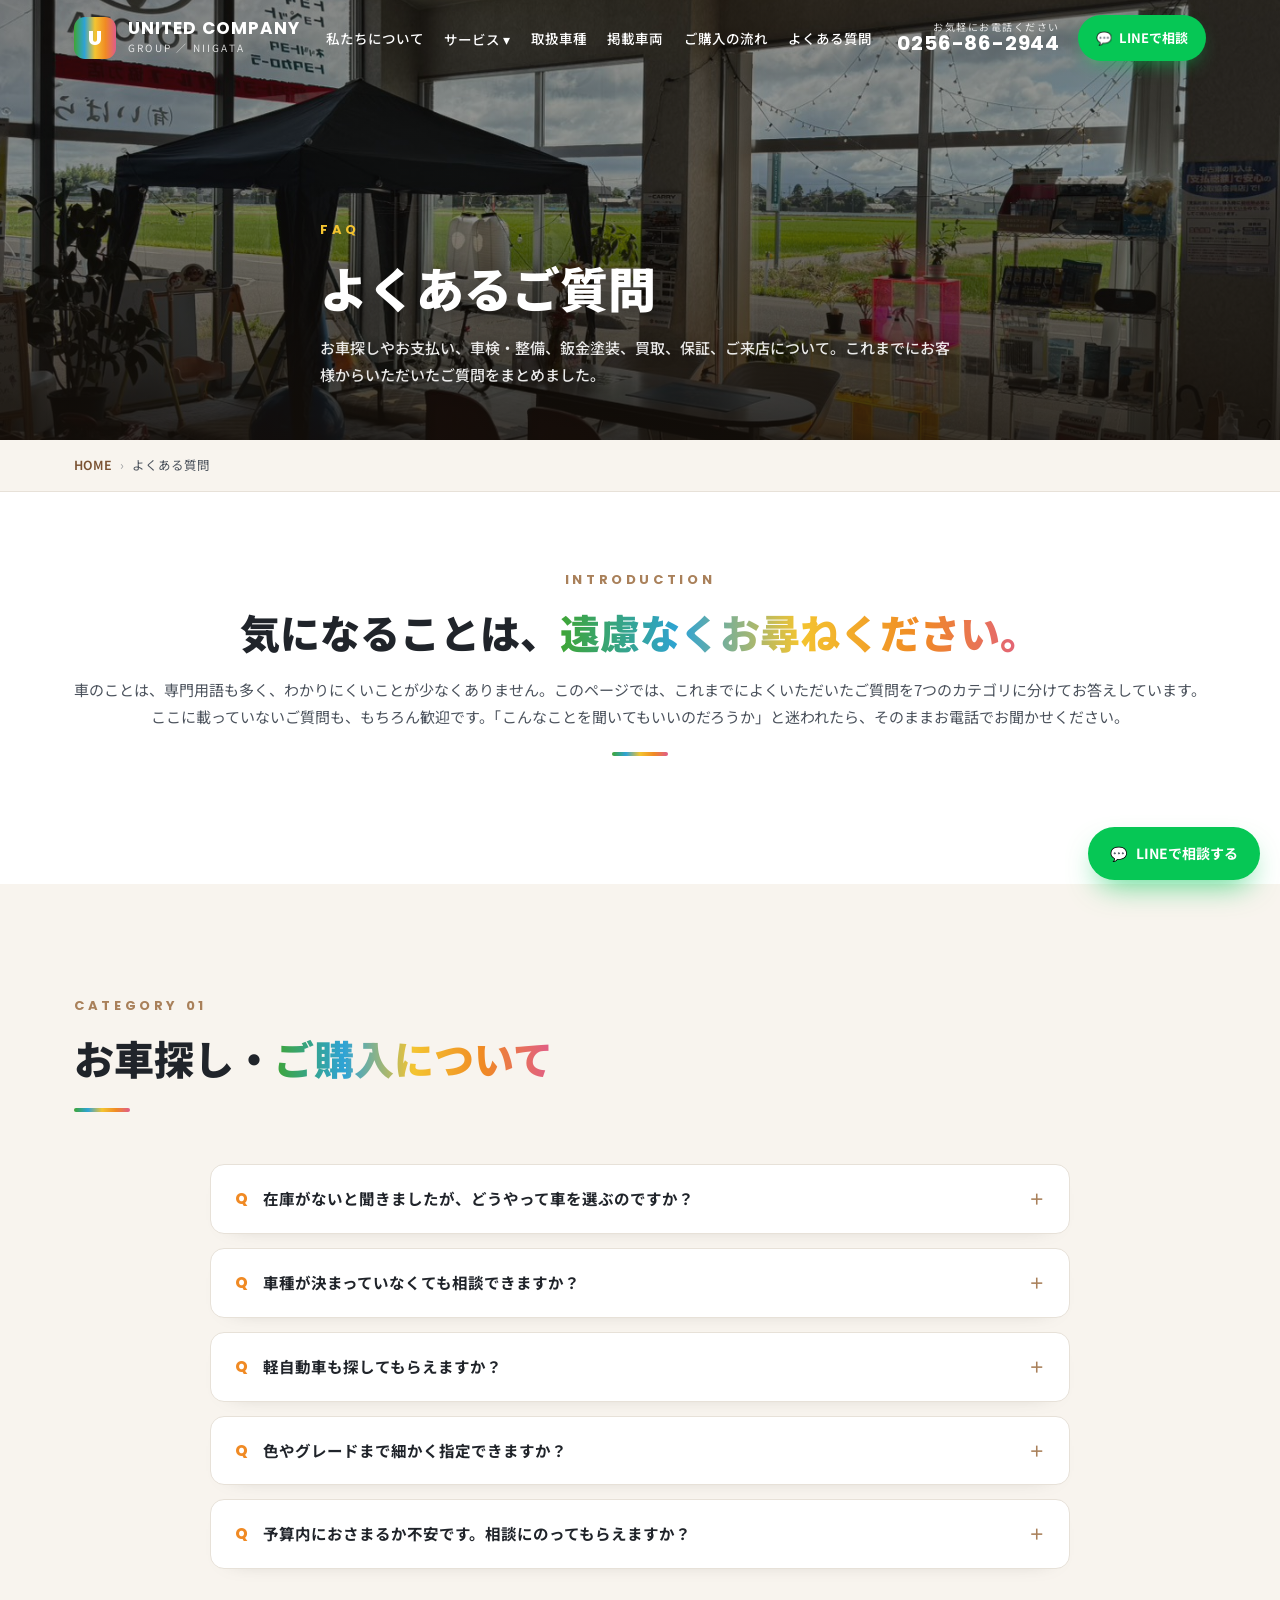
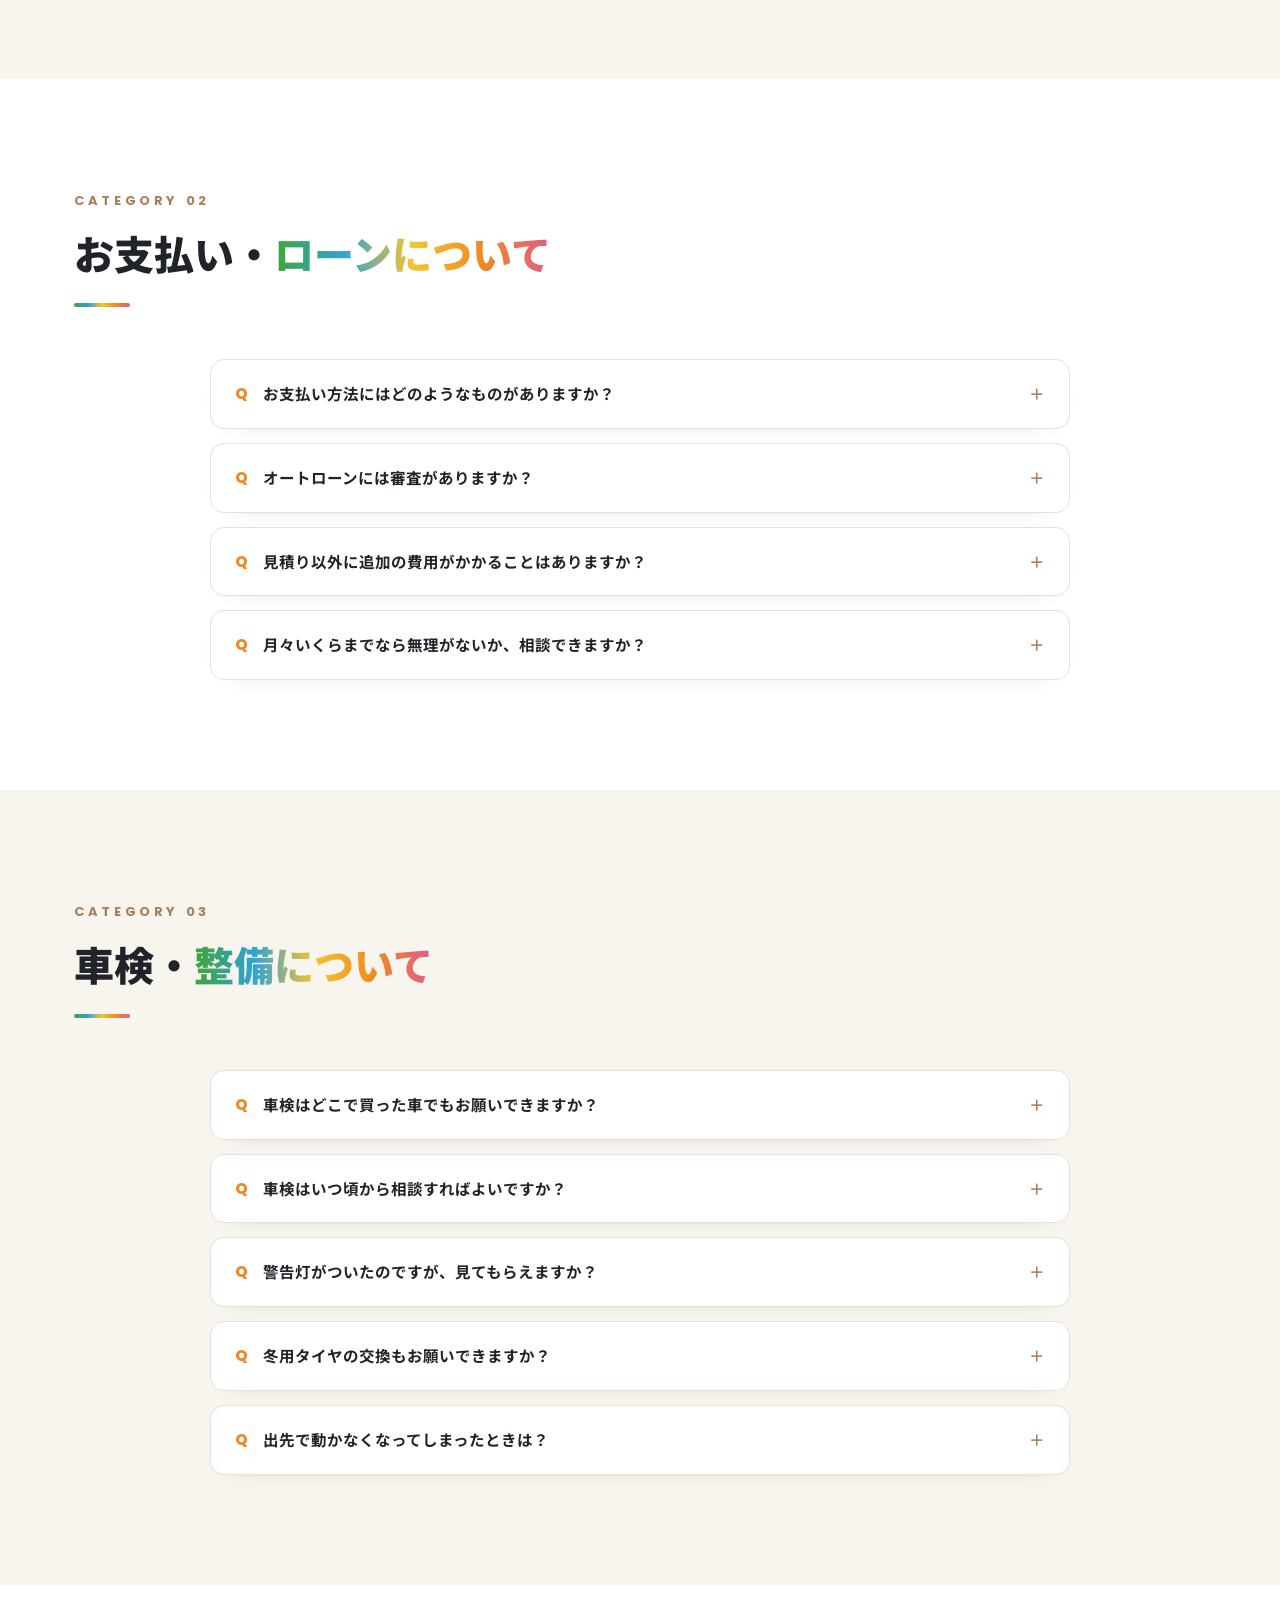
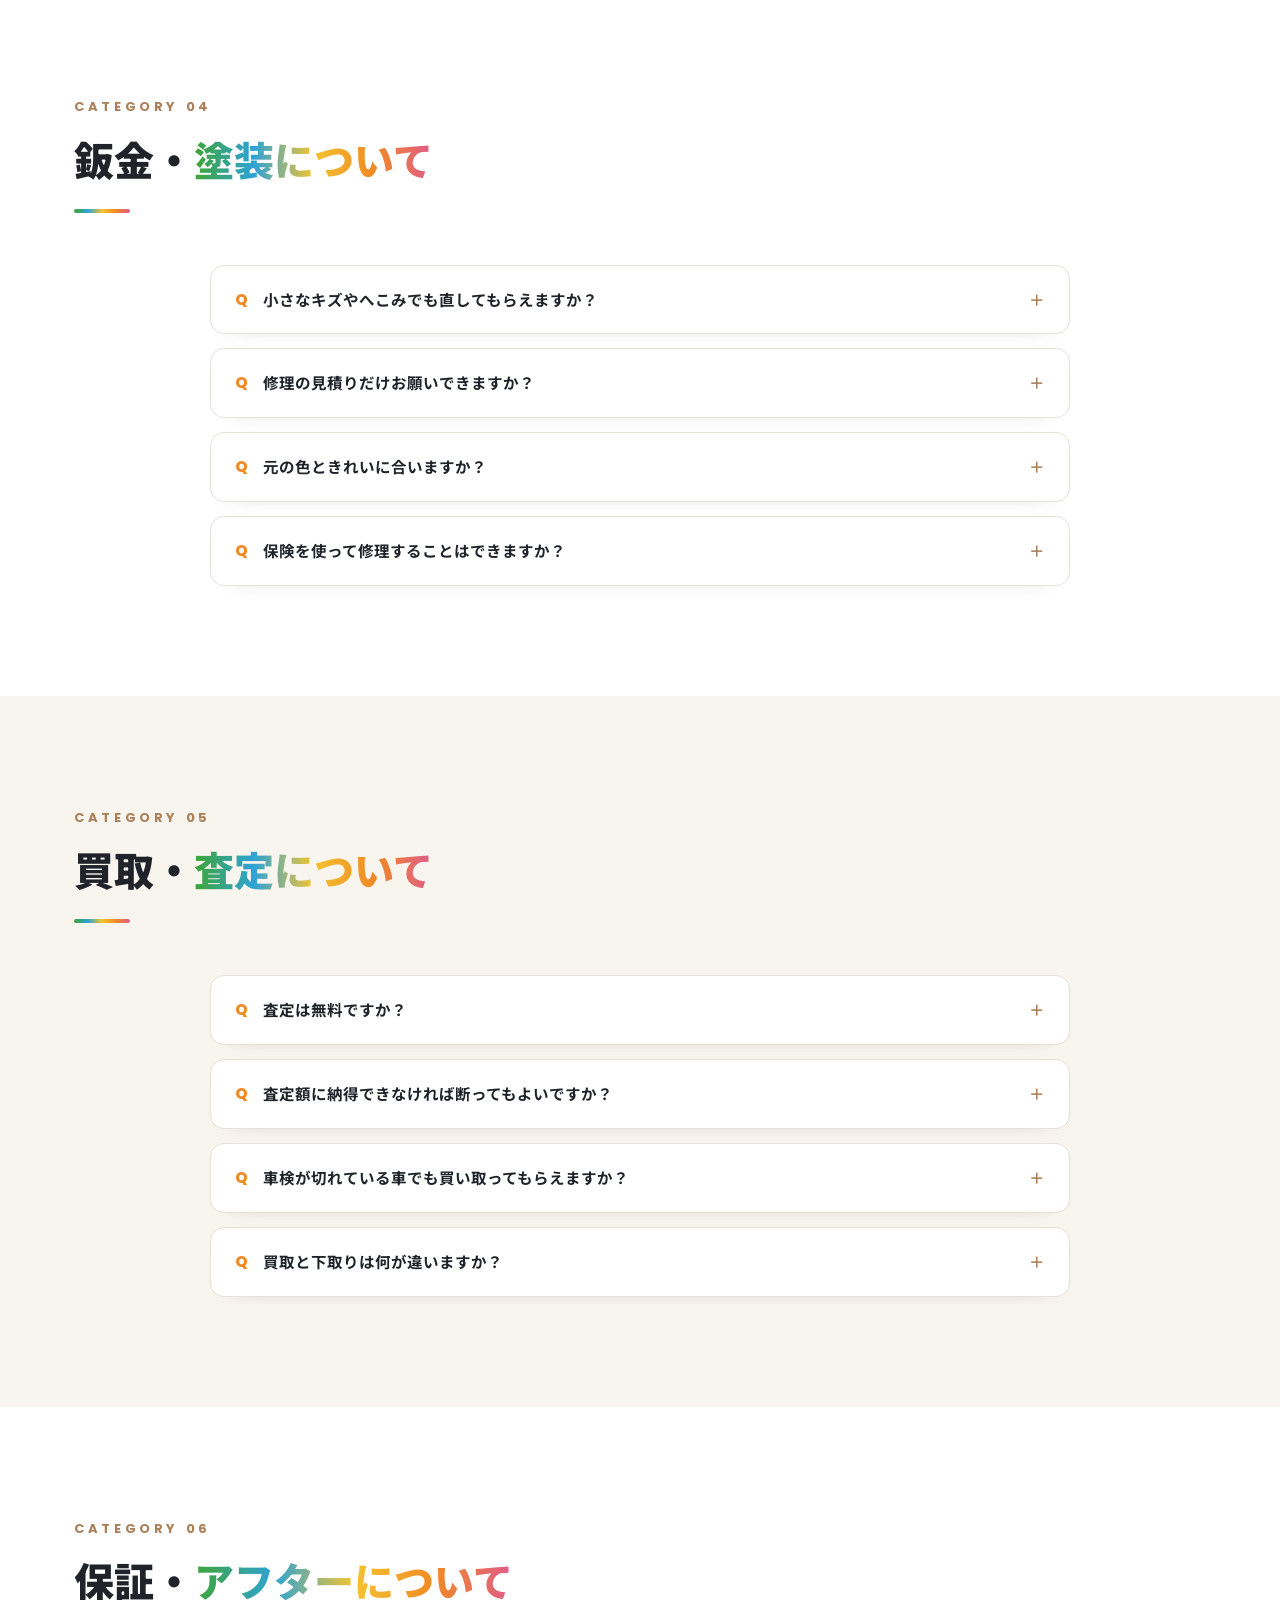
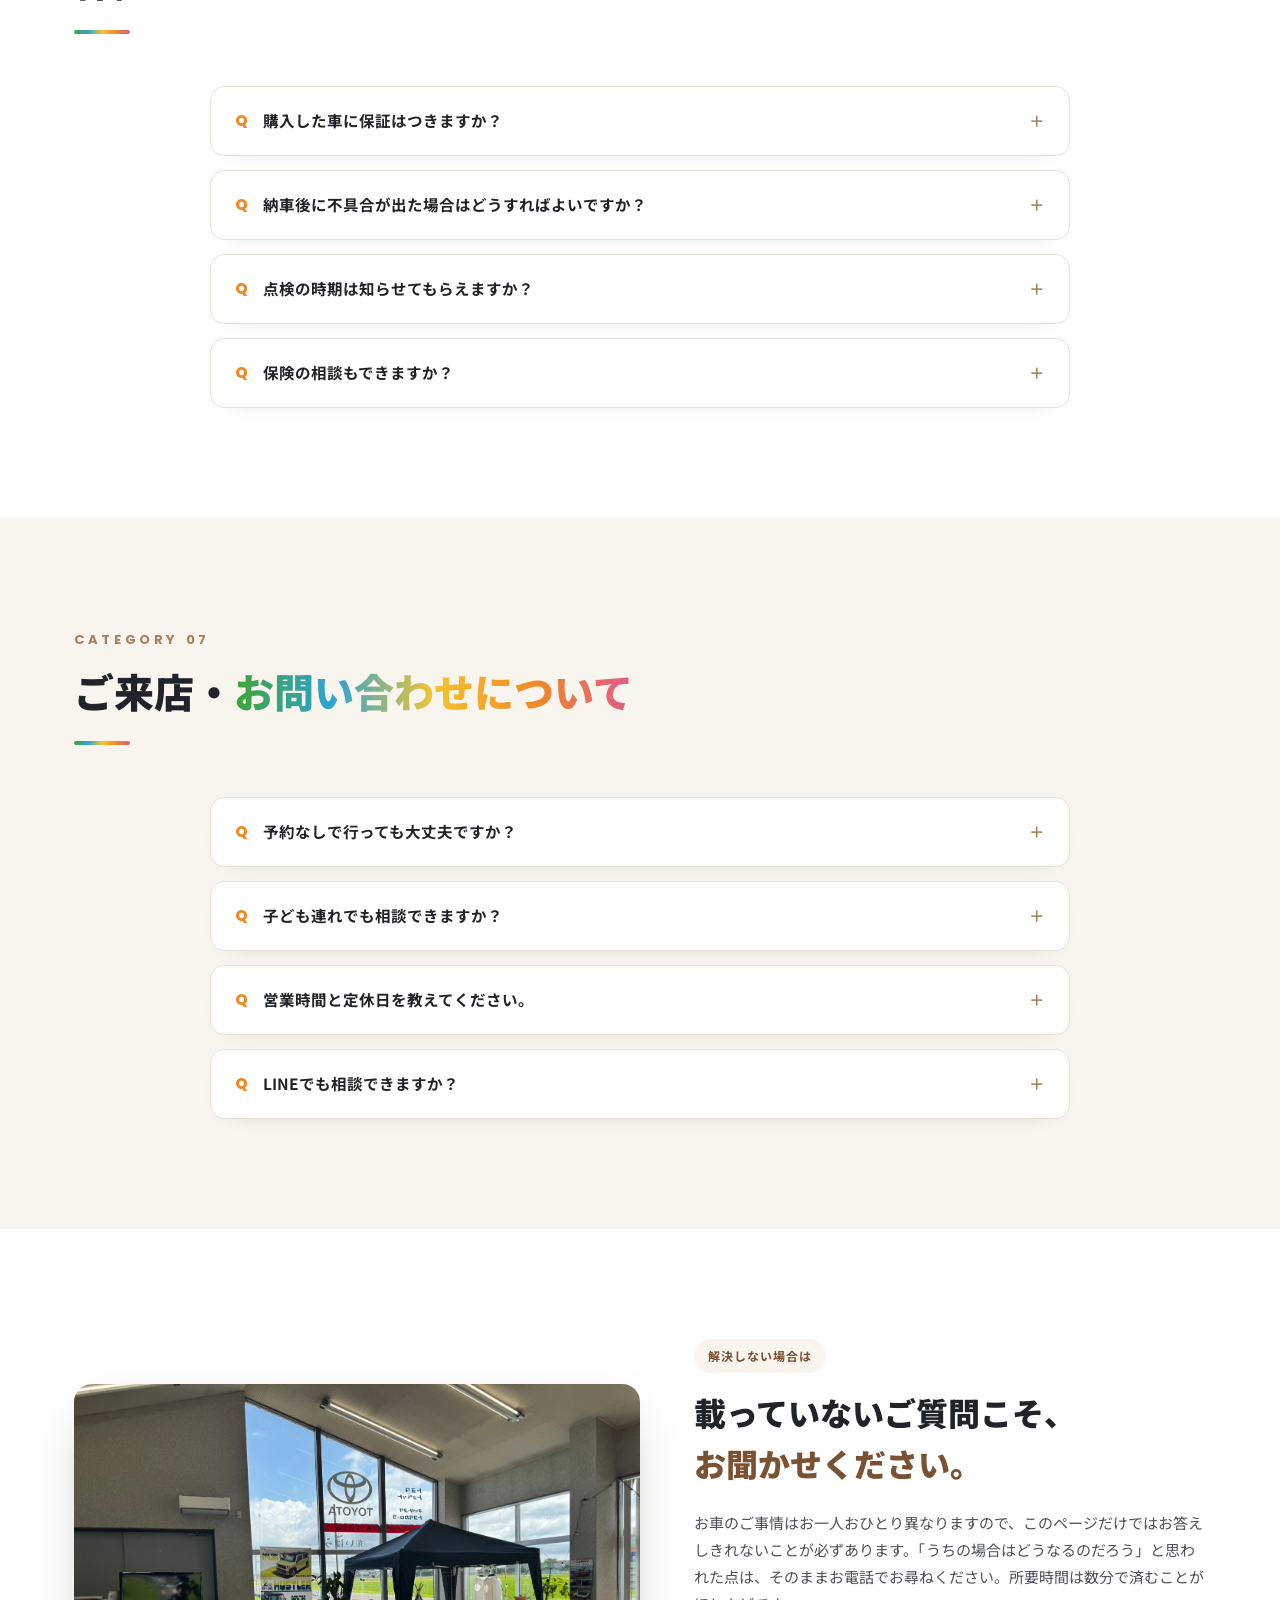
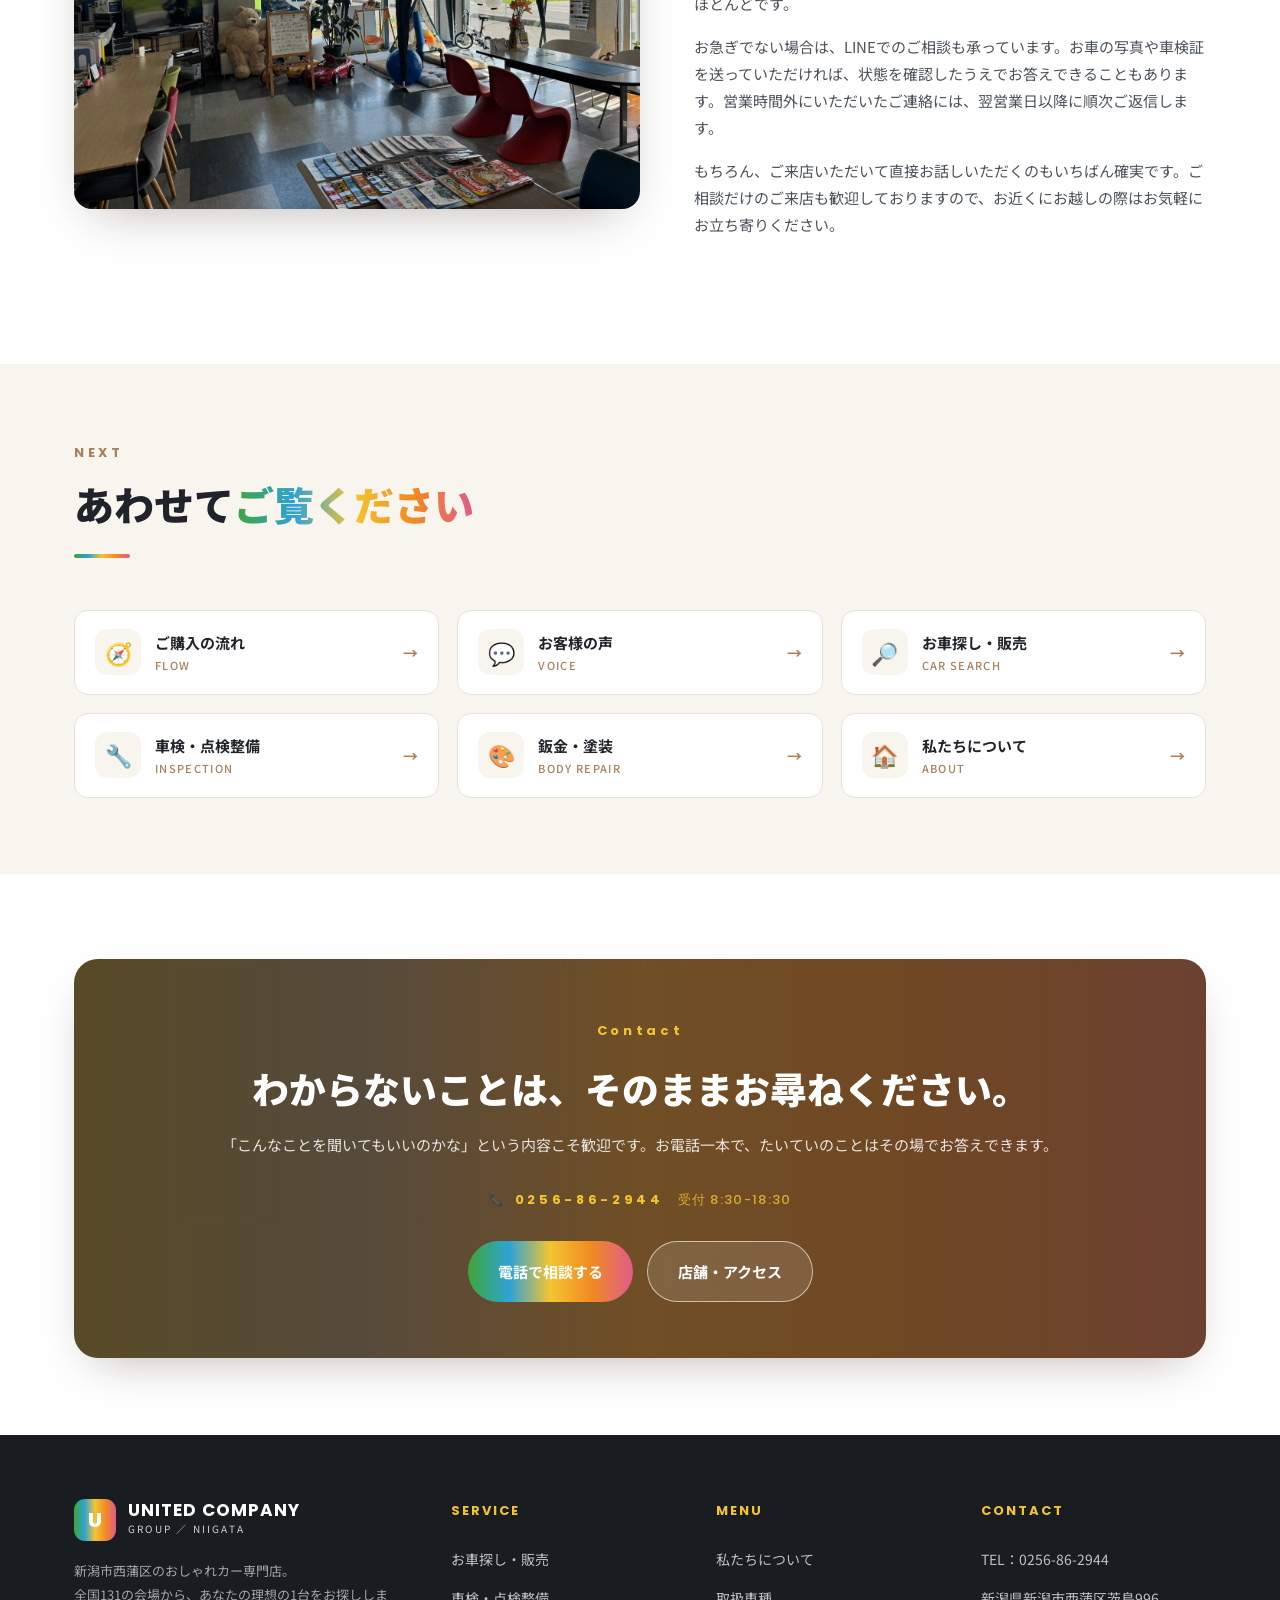
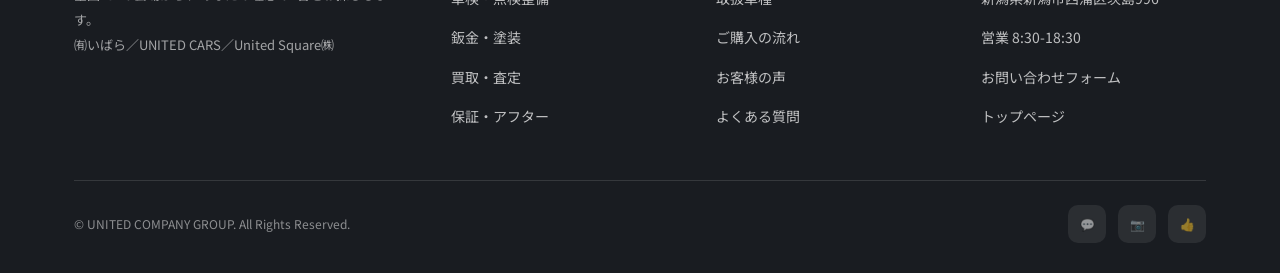
<file: faq.html>
<!DOCTYPE html>
<html lang="ja">
<head>
<meta charset="UTF-8">
<meta name="viewport" content="width=device-width, initial-scale=1.0">
<title>よくある質問｜ユナイテッドカーズ（㈲いばら）｜新潟市西蒲区の車のお探し専門店</title>
<meta name="description" content="新潟市西蒲区のUNITED COMPANY GROUPに寄せられるご質問をまとめました。お車探し・ご購入、お支払いとローン、車検・整備、鈑金塗装、買取・査定、保証・アフター、ご来店についてのご質問に、30項目でお答えします。">
<link rel="canonical" href="https://nextrayjp.github.io/united-company-group/faq.html">
<meta name="robots" content="index,follow,max-image-preview:large">
<meta name="theme-color" content="#5c3d24">
<meta property="og:type" content="website">
<meta property="og:site_name" content="UNITED COMPANY GROUP">
<meta property="og:locale" content="ja_JP">
<meta property="og:url" content="https://nextrayjp.github.io/united-company-group/faq.html">
<meta property="og:title" content="よくある質問｜ユナイテッドカーズ（㈲いばら）｜新潟市西蒲区の車のお探し専門店">
<meta property="og:description" content="お車探し・ご購入、お支払いとローン、車検・整備、鈑金塗装、買取・査定、保証・アフター、ご来店について。新潟市西蒲区のお車探し専門店によくいただくご質問にお答えします。">
<meta property="og:image" content="https://nextrayjp.github.io/united-company-group/images/ext_wide.jpg">
<meta name="twitter:card" content="summary_large_image">
<meta name="twitter:title" content="よくある質問｜ユナイテッドカーズ（㈲いばら）｜新潟市西蒲区の車のお探し専門店">
<meta name="twitter:description" content="お車探し、お支払い、車検・整備、鈑金塗装、買取、保証、ご来店について。よくいただくご質問にお答えします。">
<meta name="twitter:image" content="https://nextrayjp.github.io/united-company-group/images/ext_wide.jpg">
<link rel="icon" href="https://nextrayjp.github.io/united-company-group/images/logo.png">
<link rel="apple-touch-icon" href="https://nextrayjp.github.io/united-company-group/images/logo.png">
<link rel="preconnect" href="https://fonts.googleapis.com">
<link rel="preconnect" href="https://fonts.gstatic.com" crossorigin>
<link href="https://fonts.googleapis.com/css2?family=Noto+Sans+JP:wght@400;500;700;900&family=Poppins:wght@400;500;600;700;800&display=swap" rel="stylesheet">
<link rel="stylesheet" href="assets/site.css">
<script type="application/ld+json">
{ "@context": "https://schema.org", "@type": "BreadcrumbList", "itemListElement": [ { "@type": "ListItem", "position": 1, "name": "ホーム", "item": "https://nextrayjp.github.io/united-company-group/" }, { "@type": "ListItem", "position": 2, "name": "よくある質問", "item": "https://nextrayjp.github.io/united-company-group/faq.html" } ] }
</script>
<script type="application/ld+json">
{
"@context": "https://schema.org",
"@type": "FAQPage",
"url": "https://nextrayjp.github.io/united-company-group/faq.html",
"mainEntity": [
{ "@type": "Question", "name": "在庫がないと聞きましたが、どうやって車を選ぶのですか？", "acceptedAnswer": { "@type": "Answer", "text": "私たちは在庫を持たない「お車探し専門店」です。まずご希望の条件をうかがい、そのうえで全国131の提携オークション会場から条件に近い一台をお探しします。車両の状態は検査票や写真をもとに、整備の目線で詳しくご説明します。" } },
{ "@type": "Question", "name": "車種が決まっていなくても相談できますか？", "acceptedAnswer": { "@type": "Answer", "text": "はい、まったく問題ありません。ご予算、乗車人数、主な使い方、駐車場の広さなどをうかがいながら、候補となる車種を一緒に絞り込んでいきます。決まっていない状態からのご相談のほうが、むしろ多いくらいです。" } },
{ "@type": "Question", "name": "軽自動車も探してもらえますか？", "acceptedAnswer": { "@type": "Answer", "text": "はい、軽自動車からコンパクトカー、ミニバン・1BOX、SUV、セダン・ワゴン、ハイブリッドまで、全メーカー全車種を対象にお探しします。メーカーの縛りがありませんので、複数メーカーを横並びで比較していただけます。" } },
{ "@type": "Question", "name": "色やグレードまで細かく指定できますか？", "acceptedAnswer": { "@type": "Answer", "text": "はい、ご指定いただけます。全国の会場から探しますので、色・グレード・装備・走行距離といった条件を細かく合わせやすいのが強みです。ただし条件を絞り込むほど、該当するお車が出てくるまでお待ちいただく場合があります。" } },
{ "@type": "Question", "name": "予算内におさまるか不安です。相談にのってもらえますか？", "acceptedAnswer": { "@type": "Answer", "text": "もちろんです。車両本体価格だけでなく、登録諸費用や税金、保険、その後の維持費まで含めて見通しをお伝えします。ご予算と条件が合わない場合は、どこを優先しどこを譲るとバランスが取れるかを一緒に考えます。" } },
{ "@type": "Question", "name": "お支払い方法にはどのようなものがありますか？", "acceptedAnswer": { "@type": "Answer", "text": "現金一括でのお支払いと、各種オートローンをお取り扱いしています。頭金の有無や支払回数の組み合わせによって月々のご負担は変わりますので、ご希望をお聞かせいただければ複数のパターンをご提示します。" } },
{ "@type": "Question", "name": "オートローンには審査がありますか？", "acceptedAnswer": { "@type": "Answer", "text": "はい、ご利用にあたっては所定の審査がございます。ご契約の段階でお手続きを進めますので、必要書類はこちらからご案内します。ご不安な点があれば、事前にご相談いただければ流れをご説明します。" } },
{ "@type": "Question", "name": "見積り以外に追加の費用がかかることはありますか？", "acceptedAnswer": { "@type": "Answer", "text": "お見積りは、車両価格に登録諸費用や税金、必要な整備費用まで含めた「お支払い総額」でご提示します。あとから内容が変わる場合は、必ず事前にご説明し、ご了承をいただいてから進めます。" } },
{ "@type": "Question", "name": "月々いくらまでなら無理がないか、相談できますか？", "acceptedAnswer": { "@type": "Answer", "text": "はい。月々のご負担額から逆算して、ご予算の目安と車種選びを調整することもできます。長く乗り続けることを考えると、購入時だけでなく維持費まで含めた無理のない計画が大切だと考えています。" } },
{ "@type": "Question", "name": "車検はどこで買った車でもお願いできますか？", "acceptedAnswer": { "@type": "Answer", "text": "はい、どちらでご購入されたお車でも承ります。自社に認証工場を備えていますので、メーカー・車種を問わず車検や法定点検に対応いたします。お見積りは無料です。" } },
{ "@type": "Question", "name": "車検はいつ頃から相談すればよいですか？", "acceptedAnswer": { "@type": "Answer", "text": "満了日の1ヶ月ほど前からのご相談がおすすめです。早めにお見積りをお出しできれば、必要な整備の内容や費用を落ち着いてご検討いただけますし、代車のご用意もしやすくなります。" } },
{ "@type": "Question", "name": "警告灯がついたのですが、見てもらえますか？", "acceptedAnswer": { "@type": "Answer", "text": "はい、まずはお電話ください。警告灯や異音、エアコンの不調といった症状は、状態によって走行を控えていただいたほうがよい場合もあります。状況をうかがったうえで、ご来店いただくか、こちらからうかがうかをご案内します。" } },
{ "@type": "Question", "name": "冬用タイヤの交換もお願いできますか？", "acceptedAnswer": { "@type": "Answer", "text": "はい、承ります。新潟の冬に備えたタイヤ交換やバッテリーの点検など、季節のメンテナンスもお気軽にお申し付けください。混み合う時期がありますので、早めのご予約をおすすめしています。" } },
{ "@type": "Question", "name": "出先で動かなくなってしまったときは？", "acceptedAnswer": { "@type": "Answer", "text": "まずはお電話ください。地域密着だからこその小回りで、「JAFより早く駆けつける」対応を心がけています。状況によって最適な方法をご案内しますので、遠慮なくご連絡ください。" } },
{ "@type": "Question", "name": "小さなキズやへこみでも直してもらえますか？", "acceptedAnswer": { "@type": "Answer", "text": "はい、承ります。自社に鈑金塗装ブースを備えていますので、小さなキズの補修から事故による損傷の修理まで対応できます。まずは実際に見せていただき、直し方の選択肢と費用をご説明します。" } },
{ "@type": "Question", "name": "修理の見積りだけお願いできますか？", "acceptedAnswer": { "@type": "Answer", "text": "はい、お見積りだけのご依頼も歓迎しています。直す・直さないをその場で決めていただく必要はありません。ご予算に応じて、目立ちにくくする程度に抑えるといったご提案も可能です。" } },
{ "@type": "Question", "name": "元の色ときれいに合いますか？", "acceptedAnswer": { "@type": "Answer", "text": "塗装は経年で少しずつ変化するため、調色して周囲となじむよう仕上げます。仕上がりのイメージについては、事前にご説明したうえで作業に入りますので、気になる点は遠慮なくお伝えください。" } },
{ "@type": "Question", "name": "保険を使って修理することはできますか？", "acceptedAnswer": { "@type": "Answer", "text": "はい、対応しています。グループのUnited Square㈱で各種保険をお取り扱いしていますので、保険を使う場合と使わない場合の考え方も含めてご相談いただけます。手続きの進め方もご案内します。" } },
{ "@type": "Question", "name": "査定は無料ですか？", "acceptedAnswer": { "@type": "Answer", "text": "はい、査定は無料です。ご来店が難しい場合は、ご自宅や職場までうかがう無料出張査定も承っています。金額を知るだけのご依頼でも構いません。" } },
{ "@type": "Question", "name": "査定額に納得できなければ断ってもよいですか？", "acceptedAnswer": { "@type": "Answer", "text": "もちろんです。査定はあくまで判断材料ですので、お断りいただいて問題ありません。そのままお乗り続けになるという選択も含めて、ご納得のいく形をお選びください。無理におすすめすることはいたしません。" } },
{ "@type": "Question", "name": "車検が切れている車でも買い取ってもらえますか？", "acceptedAnswer": { "@type": "Answer", "text": "状態によって扱いが変わりますので、まずはご相談ください。車検の残り、走行距離、傷みの程度などを確認したうえで、どのような方法が考えられるかをご説明します。" } },
{ "@type": "Question", "name": "買取と下取りは何が違いますか？", "acceptedAnswer": { "@type": "Answer", "text": "下取りは次のお車のご購入とあわせて手放す方法、買取はお車のみを売却する方法です。当グループはどちらにも対応していますので、乗り換えのご予定にあわせて、ご負担の少ない方法をご提案します。" } },
{ "@type": "Question", "name": "購入した車に保証はつきますか？", "acceptedAnswer": { "@type": "Answer", "text": "保証制度をご用意しています。お車の年式や走行距離によって内容が変わりますので、ご契約前に対象となる範囲と期間を必ずご説明します。ご不明な点はその場でお尋ねください。" } },
{ "@type": "Question", "name": "納車後に不具合が出た場合はどうすればよいですか？", "acceptedAnswer": { "@type": "Answer", "text": "まずはお電話ください。販売と整備が同じ場所にありますので、状況をうかがったうえですぐに拝見できます。保証の対象になるかどうかも含めて、こちらで確認してご案内します。" } },
{ "@type": "Question", "name": "点検の時期は知らせてもらえますか？", "acceptedAnswer": { "@type": "Answer", "text": "ご納車の際に、次回の点検や車検の時期をご案内しています。日々のオイル交換や消耗品の交換も含めて、長く安心してお乗りいただけるようサポートします。お困りのことがあれば、その都度ご相談ください。" } },
{ "@type": "Question", "name": "保険の相談もできますか？", "acceptedAnswer": { "@type": "Answer", "text": "はい、各種保険をお取り扱いしています。ご購入やご納車のタイミングにあわせて、保険の切り替えについてもご相談いただけます。お車まわりのことをひとつの窓口でまとめられるのが、グループの強みです。" } },
{ "@type": "Question", "name": "予約なしで行っても大丈夫ですか？", "acceptedAnswer": { "@type": "Answer", "text": "ご予約なしでもご来店いただけます。ただし担当が外出していることもありますので、事前にお電話をいただけますとお待たせせずにご案内できます。お客様用の駐車スペースもご用意しています。" } },
{ "@type": "Question", "name": "子ども連れでも相談できますか？", "acceptedAnswer": { "@type": "Answer", "text": "はい、キッズスペースをご用意しています。お子さまが遊んでいるあいだに、じっくりご検討いただけます。田園を望むカフェのような店内ですので、ご家族そろってお気軽にお越しください。" } },
{ "@type": "Question", "name": "営業時間と定休日を教えてください。", "acceptedAnswer": { "@type": "Answer", "text": "営業時間は8:30〜18:30、定休日は第2・第4土曜日と日曜日、祝日です。定休日でもお電話がつながる場合がございますが、確実にご対応するため、ご来店の際は事前のご連絡をおすすめしています。" } },
{ "@type": "Question", "name": "LINEでも相談できますか？", "acceptedAnswer": { "@type": "Answer", "text": "はい、LINEでのご相談も承っています。お車の写真を送っていただければ、状態を拝見したうえでお答えできることもあります。お電話が難しい時間帯の方にもご利用いただいています。" } }
]
}
</script>
</head>
<body>

<header id="hd">
  <div class="wrap bar">
    <a href="index.html" class="logo"><span class="mark en">U</span><span><b>UNITED COMPANY</b><small>GROUP ／ NIIGATA</small></span></a>
    <nav class="main">
      <a class="nl" href="about.html">私たちについて</a>
      <div class="has-drop"><a class="nl" href="service/index.html">サービス ▾</a>
        <div class="drop">
          <a href="service/car-search.html"><span class="di">🔎</span>お車探し・販売</a>
          <a href="service/shaken.html"><span class="di">🔧</span>車検・点検整備</a>
          <a href="service/bankin.html"><span class="di">🎨</span>鈑金・塗装</a>
          <a href="service/kaitori.html"><span class="di">💰</span>買取・査定</a>
          <a href="service/hosho.html"><span class="di">🛡️</span>保証・アフター</a>
        </div>
      </div>
      <a class="nl" href="lineup.html">取扱車種</a>
      <a class="nl" href="index.html#stock">掲載車両</a>
      <a class="nl" href="flow.html">ご購入の流れ</a>
      <a class="nl" href="faq.html">よくある質問</a>
    </nav>
    <div style="display:flex;align-items:center;gap:18px">
      <div class="tel-head"><span class="lbl">お気軽にお電話ください</span><span class="num en">0256-86-2944</span></div>
      <a href="https://line.me/R/ti/p/@202uegpx" class="btn-line" target="_blank" rel="noopener"><span>💬</span>LINEで相談</a>
      <div class="burger" id="burger"><span></span><span></span><span></span></div>
    </div>
  </div>
</header>
<div class="m-nav" id="mnav">
  <span class="m-close" id="mclose">×</span>
  <a href="about.html">私たちについて<span class="en">ABOUT</span></a>
  <div class="mg">SERVICE / サービス</div>
  <a href="service/car-search.html">お車探し・販売</a>
  <a href="service/shaken.html">車検・点検整備</a>
  <a href="service/bankin.html">鈑金・塗装</a>
  <a href="service/kaitori.html">買取・査定</a>
  <a href="service/hosho.html">保証・アフター</a>
  <div class="mg">MENU</div>
  <a href="lineup.html">取扱車種</a>
  <a href="index.html#stock">掲載車両</a>
  <a href="flow.html">ご購入の流れ</a>
  <a href="voice.html">お客様の声</a>
  <a href="faq.html">よくある質問</a>
  <a href="index.html#shop">店舗案内</a>
  <a href="tel:0256862944" style="color:var(--g3)">📞 0256-86-2944</a>
</div>

<section class="page-hero">
  <div class="bg" style="background-image:url('images/int_bright.jpg')"></div>
  <div class="wrap">
    <span class="en">FAQ</span>
    <h1>よくあるご質問</h1>
    <p>お車探しやお支払い、車検・整備、鈑金塗装、買取、保証、ご来店について。これまでにお客様からいただいたご質問をまとめました。</p>
  </div>
</section>
<div class="crumb"><div class="wrap"><a href="index.html">HOME</a><span class="sp">›</span><span>よくある質問</span></div></div>

<!-- INTRO -->
<section class="sec tight">
  <div class="wrap">
    <div class="head rv"><span class="en">Introduction</span><h2>気になることは、<span class="u">遠慮なくお尋ねください。</span></h2><p class="sub">車のことは、専門用語も多く、わかりにくいことが少なくありません。このページでは、これまでによくいただいたご質問を7つのカテゴリに分けてお答えしています。ここに載っていないご質問も、もちろん歓迎です。「こんなことを聞いてもいいのだろうか」と迷われたら、そのままお電話でお聞かせください。</p></div>
  </div>
</section>

<!-- CAT 1 -->
<section class="sec cream">
  <div class="wrap">
    <div class="head rv left"><span class="en">Category 01</span><h2>お車探し・<span class="u">ご購入について</span></h2></div>
    <div class="faq rv">
      <details><summary><span class="qq en">Q</span>在庫がないと聞きましたが、どうやって車を選ぶのですか？</summary><div class="ans">私たちは在庫を持たない「お車探し専門店」です。まずご希望の条件をうかがい、そのうえで全国131の提携オークション会場から条件に近い一台をお探しします。車両の状態は検査票や写真をもとに、整備の目線で詳しくご説明します。</div></details>
      <details><summary><span class="qq en">Q</span>車種が決まっていなくても相談できますか？</summary><div class="ans">はい、まったく問題ありません。ご予算、乗車人数、主な使い方、駐車場の広さなどをうかがいながら、候補となる車種を一緒に絞り込んでいきます。決まっていない状態からのご相談のほうが、むしろ多いくらいです。</div></details>
      <details><summary><span class="qq en">Q</span>軽自動車も探してもらえますか？</summary><div class="ans">はい、軽自動車からコンパクトカー、ミニバン・1BOX、SUV、セダン・ワゴン、ハイブリッドまで、全メーカー全車種を対象にお探しします。メーカーの縛りがありませんので、複数メーカーを横並びで比較していただけます。</div></details>
      <details><summary><span class="qq en">Q</span>色やグレードまで細かく指定できますか？</summary><div class="ans">はい、ご指定いただけます。全国の会場から探しますので、色・グレード・装備・走行距離といった条件を細かく合わせやすいのが強みです。ただし条件を絞り込むほど、該当するお車が出てくるまでお待ちいただく場合があります。</div></details>
      <details><summary><span class="qq en">Q</span>予算内におさまるか不安です。相談にのってもらえますか？</summary><div class="ans">もちろんです。車両本体価格だけでなく、登録諸費用や税金、保険、その後の維持費まで含めて見通しをお伝えします。ご予算と条件が合わない場合は、どこを優先しどこを譲るとバランスが取れるかを一緒に考えます。</div></details>
    </div>
  </div>
</section>

<!-- CAT 2 -->
<section class="sec">
  <div class="wrap">
    <div class="head rv left"><span class="en">Category 02</span><h2>お支払い・<span class="u">ローンについて</span></h2></div>
    <div class="faq rv">
      <details><summary><span class="qq en">Q</span>お支払い方法にはどのようなものがありますか？</summary><div class="ans">現金一括でのお支払いと、各種オートローンをお取り扱いしています。頭金の有無や支払回数の組み合わせによって月々のご負担は変わりますので、ご希望をお聞かせいただければ複数のパターンをご提示します。</div></details>
      <details><summary><span class="qq en">Q</span>オートローンには審査がありますか？</summary><div class="ans">はい、ご利用にあたっては所定の審査がございます。ご契約の段階でお手続きを進めますので、必要書類はこちらからご案内します。ご不安な点があれば、事前にご相談いただければ流れをご説明します。</div></details>
      <details><summary><span class="qq en">Q</span>見積り以外に追加の費用がかかることはありますか？</summary><div class="ans">お見積りは、車両価格に登録諸費用や税金、必要な整備費用まで含めた「お支払い総額」でご提示します。あとから内容が変わる場合は、必ず事前にご説明し、ご了承をいただいてから進めます。</div></details>
      <details><summary><span class="qq en">Q</span>月々いくらまでなら無理がないか、相談できますか？</summary><div class="ans">はい。月々のご負担額から逆算して、ご予算の目安と車種選びを調整することもできます。長く乗り続けることを考えると、購入時だけでなく維持費まで含めた無理のない計画が大切だと考えています。</div></details>
    </div>
  </div>
</section>

<!-- CAT 3 -->
<section class="sec cream">
  <div class="wrap">
    <div class="head rv left"><span class="en">Category 03</span><h2>車検・<span class="u">整備について</span></h2></div>
    <div class="faq rv">
      <details><summary><span class="qq en">Q</span>車検はどこで買った車でもお願いできますか？</summary><div class="ans">はい、どちらでご購入されたお車でも承ります。自社に認証工場を備えていますので、メーカー・車種を問わず車検や法定点検に対応いたします。お見積りは無料です。</div></details>
      <details><summary><span class="qq en">Q</span>車検はいつ頃から相談すればよいですか？</summary><div class="ans">満了日の1ヶ月ほど前からのご相談がおすすめです。早めにお見積りをお出しできれば、必要な整備の内容や費用を落ち着いてご検討いただけますし、代車のご用意もしやすくなります。</div></details>
      <details><summary><span class="qq en">Q</span>警告灯がついたのですが、見てもらえますか？</summary><div class="ans">はい、まずはお電話ください。警告灯や異音、エアコンの不調といった症状は、状態によって走行を控えていただいたほうがよい場合もあります。状況をうかがったうえで、ご来店いただくか、こちらからうかがうかをご案内します。</div></details>
      <details><summary><span class="qq en">Q</span>冬用タイヤの交換もお願いできますか？</summary><div class="ans">はい、承ります。新潟の冬に備えたタイヤ交換やバッテリーの点検など、季節のメンテナンスもお気軽にお申し付けください。混み合う時期がありますので、早めのご予約をおすすめしています。</div></details>
      <details><summary><span class="qq en">Q</span>出先で動かなくなってしまったときは？</summary><div class="ans">まずはお電話ください。地域密着だからこその小回りで、「JAFより早く駆けつける」対応を心がけています。状況によって最適な方法をご案内しますので、遠慮なくご連絡ください。</div></details>
    </div>
  </div>
</section>

<!-- CAT 4 -->
<section class="sec">
  <div class="wrap">
    <div class="head rv left"><span class="en">Category 04</span><h2>鈑金・<span class="u">塗装について</span></h2></div>
    <div class="faq rv">
      <details><summary><span class="qq en">Q</span>小さなキズやへこみでも直してもらえますか？</summary><div class="ans">はい、承ります。自社に鈑金塗装ブースを備えていますので、小さなキズの補修から事故による損傷の修理まで対応できます。まずは実際に見せていただき、直し方の選択肢と費用をご説明します。</div></details>
      <details><summary><span class="qq en">Q</span>修理の見積りだけお願いできますか？</summary><div class="ans">はい、お見積りだけのご依頼も歓迎しています。直す・直さないをその場で決めていただく必要はありません。ご予算に応じて、目立ちにくくする程度に抑えるといったご提案も可能です。</div></details>
      <details><summary><span class="qq en">Q</span>元の色ときれいに合いますか？</summary><div class="ans">塗装は経年で少しずつ変化するため、調色して周囲となじむよう仕上げます。仕上がりのイメージについては、事前にご説明したうえで作業に入りますので、気になる点は遠慮なくお伝えください。</div></details>
      <details><summary><span class="qq en">Q</span>保険を使って修理することはできますか？</summary><div class="ans">はい、対応しています。グループのUnited Square㈱で各種保険をお取り扱いしていますので、保険を使う場合と使わない場合の考え方も含めてご相談いただけます。手続きの進め方もご案内します。</div></details>
    </div>
  </div>
</section>

<!-- CAT 5 -->
<section class="sec cream">
  <div class="wrap">
    <div class="head rv left"><span class="en">Category 05</span><h2>買取・<span class="u">査定について</span></h2></div>
    <div class="faq rv">
      <details><summary><span class="qq en">Q</span>査定は無料ですか？</summary><div class="ans">はい、査定は無料です。ご来店が難しい場合は、ご自宅や職場までうかがう無料出張査定も承っています。金額を知るだけのご依頼でも構いません。</div></details>
      <details><summary><span class="qq en">Q</span>査定額に納得できなければ断ってもよいですか？</summary><div class="ans">もちろんです。査定はあくまで判断材料ですので、お断りいただいて問題ありません。そのままお乗り続けになるという選択も含めて、ご納得のいく形をお選びください。無理におすすめすることはいたしません。</div></details>
      <details><summary><span class="qq en">Q</span>車検が切れている車でも買い取ってもらえますか？</summary><div class="ans">状態によって扱いが変わりますので、まずはご相談ください。車検の残り、走行距離、傷みの程度などを確認したうえで、どのような方法が考えられるかをご説明します。</div></details>
      <details><summary><span class="qq en">Q</span>買取と下取りは何が違いますか？</summary><div class="ans">下取りは次のお車のご購入とあわせて手放す方法、買取はお車のみを売却する方法です。当グループはどちらにも対応していますので、乗り換えのご予定にあわせて、ご負担の少ない方法をご提案します。</div></details>
    </div>
  </div>
</section>

<!-- CAT 6 -->
<section class="sec">
  <div class="wrap">
    <div class="head rv left"><span class="en">Category 06</span><h2>保証・<span class="u">アフターについて</span></h2></div>
    <div class="faq rv">
      <details><summary><span class="qq en">Q</span>購入した車に保証はつきますか？</summary><div class="ans">保証制度をご用意しています。お車の年式や走行距離によって内容が変わりますので、ご契約前に対象となる範囲と期間を必ずご説明します。ご不明な点はその場でお尋ねください。</div></details>
      <details><summary><span class="qq en">Q</span>納車後に不具合が出た場合はどうすればよいですか？</summary><div class="ans">まずはお電話ください。販売と整備が同じ場所にありますので、状況をうかがったうえですぐに拝見できます。保証の対象になるかどうかも含めて、こちらで確認してご案内します。</div></details>
      <details><summary><span class="qq en">Q</span>点検の時期は知らせてもらえますか？</summary><div class="ans">ご納車の際に、次回の点検や車検の時期をご案内しています。日々のオイル交換や消耗品の交換も含めて、長く安心してお乗りいただけるようサポートします。お困りのことがあれば、その都度ご相談ください。</div></details>
      <details><summary><span class="qq en">Q</span>保険の相談もできますか？</summary><div class="ans">はい、各種保険をお取り扱いしています。ご購入やご納車のタイミングにあわせて、保険の切り替えについてもご相談いただけます。お車まわりのことをひとつの窓口でまとめられるのが、グループの強みです。</div></details>
    </div>
  </div>
</section>

<!-- CAT 7 -->
<section class="sec cream">
  <div class="wrap">
    <div class="head rv left"><span class="en">Category 07</span><h2>ご来店・<span class="u">お問い合わせについて</span></h2></div>
    <div class="faq rv">
      <details><summary><span class="qq en">Q</span>予約なしで行っても大丈夫ですか？</summary><div class="ans">ご予約なしでもご来店いただけます。ただし担当が外出していることもありますので、事前にお電話をいただけますとお待たせせずにご案内できます。お客様用の駐車スペースもご用意しています。</div></details>
      <details><summary><span class="qq en">Q</span>子ども連れでも相談できますか？</summary><div class="ans">はい、キッズスペースをご用意しています。お子さまが遊んでいるあいだに、じっくりご検討いただけます。田園を望むカフェのような店内ですので、ご家族そろってお気軽にお越しください。</div></details>
      <details><summary><span class="qq en">Q</span>営業時間と定休日を教えてください。</summary><div class="ans">営業時間は8:30〜18:30、定休日は第2・第4土曜日と日曜日、祝日です。定休日でもお電話がつながる場合がございますが、確実にご対応するため、ご来店の際は事前のご連絡をおすすめしています。</div></details>
      <details><summary><span class="qq en">Q</span>LINEでも相談できますか？</summary><div class="ans">はい、LINEでのご相談も承っています。お車の写真を送っていただければ、状態を拝見したうえでお答えできることもあります。お電話が難しい時間帯の方にもご利用いただいています。</div></details>
    </div>
  </div>
</section>

<!-- NOT SOLVED -->
<section class="sec">
  <div class="wrap">
    <div class="msg">
      <div class="msg-img rv"><img loading="lazy" decoding="async" src="images/int_wide.jpg" alt="落ち着いてご相談いただける店内"></div>
      <div class="rv">
        <span class="lbl-pill">解決しない場合は</span>
        <h3>載っていないご質問こそ、<br><span class="u">お聞かせください。</span></h3>
        <p>お車のご事情はお一人おひとり異なりますので、このページだけではお答えしきれないことが必ずあります。「うちの場合はどうなるのだろう」と思われた点は、そのままお電話でお尋ねください。所要時間は数分で済むことがほとんどです。</p>
        <p>お急ぎでない場合は、LINEでのご相談も承っています。お車の写真や車検証を送っていただければ、状態を確認したうえでお答えできることもあります。営業時間外にいただいたご連絡には、翌営業日以降に順次ご返信します。</p>
        <p>もちろん、ご来店いただいて直接お話しいただくのもいちばん確実です。ご相談だけのご来店も歓迎しておりますので、お近くにお越しの際はお気軽にお立ち寄りください。</p>
      </div>
    </div>
  </div>
</section>

<!-- NEXT -->
<section class="sec cream tight">
  <div class="wrap">
    <div class="head rv left"><span class="en">Next</span><h2>あわせて<span class="u">ご覧ください</span></h2></div>
    <div class="svc-nav rv">
      <a href="flow.html"><span class="si">🧭</span><span>ご購入の流れ<small>FLOW</small></span><span class="go">→</span></a>
      <a href="voice.html"><span class="si">💬</span><span>お客様の声<small>VOICE</small></span><span class="go">→</span></a>
      <a href="service/car-search.html"><span class="si">🔎</span><span>お車探し・販売<small>CAR SEARCH</small></span><span class="go">→</span></a>
      <a href="service/shaken.html"><span class="si">🔧</span><span>車検・点検整備<small>INSPECTION</small></span><span class="go">→</span></a>
      <a href="service/bankin.html"><span class="si">🎨</span><span>鈑金・塗装<small>BODY REPAIR</small></span><span class="go">→</span></a>
      <a href="about.html"><span class="si">🏠</span><span>私たちについて<small>ABOUT</small></span><span class="go">→</span></a>
    </div>
  </div>
</section>

<!-- CTA -->
<section class="sec tight">
  <div class="wrap">
    <div class="contact-cta rv">
      <span class="en">Contact</span>
      <h2>わからないことは、そのままお尋ねください。</h2>
      <p>「こんなことを聞いてもいいのかな」という内容こそ歓迎です。お電話一本で、たいていのことはその場でお答えできます。</p>
      <a href="tel:0256862944" class="cta-tel en">📞 0256-86-2944 <small>受付 8:30-18:30</small></a>
      <div class="cta-btns">
        <a href="tel:0256862944" class="btn btn-primary" style="box-shadow:none">電話で相談する</a>
        <a href="index.html#shop" class="btn btn-ghost">店舗・アクセス</a>
      </div>
    </div>
  </div>
</section>

<footer>
  <div class="wrap">
    <div class="f-top">
      <div class="f-brand">
        <a href="index.html" class="logo" style="color:#fff"><span class="mark en">U</span><span><b>UNITED COMPANY</b><small>GROUP ／ NIIGATA</small></span></a>
        <p>新潟市西蒲区のおしゃれカー専門店。<br>全国131の会場から、あなたの理想の1台をお探しします。<br>㈲いばら／UNITED CARS／United Square㈱</p>
      </div>
      <div class="f-col"><h5>SERVICE</h5>
        <a href="service/car-search.html">お車探し・販売</a>
        <a href="service/shaken.html">車検・点検整備</a>
        <a href="service/bankin.html">鈑金・塗装</a>
        <a href="service/kaitori.html">買取・査定</a>
        <a href="service/hosho.html">保証・アフター</a>
      </div>
      <div class="f-col"><h5>MENU</h5>
        <a href="about.html">私たちについて</a>
        <a href="lineup.html">取扱車種</a>
        <a href="flow.html">ご購入の流れ</a>
        <a href="voice.html">お客様の声</a>
        <a href="faq.html">よくある質問</a>
      </div>
      <div class="f-col"><h5>CONTACT</h5>
        <a href="tel:0256862944">TEL：0256-86-2944</a>
        <a href="index.html#shop">新潟県新潟市西蒲区茨島996</a>
        <a href="index.html#shop">営業 8:30-18:30</a>
        <a href="index.html#contact-form">お問い合わせフォーム</a>
        <a href="index.html">トップページ</a>
      </div>
    </div>
    <div class="f-bottom"><span>© UNITED COMPANY GROUP. All Rights Reserved.</span>
      <div class="f-sns"><a href="#" aria-label="LINE">💬</a><a href="#" aria-label="Instagram">📷</a><a href="#" aria-label="Facebook">👍</a></div>
    </div>
  </div>
</footer>

<a href="https://line.me/R/ti/p/@202uegpx" class="float-line" target="_blank" rel="noopener"><span>💬</span>LINEで相談する</a>
<script src="assets/site.js"></script>
</body>
</html>
</file>
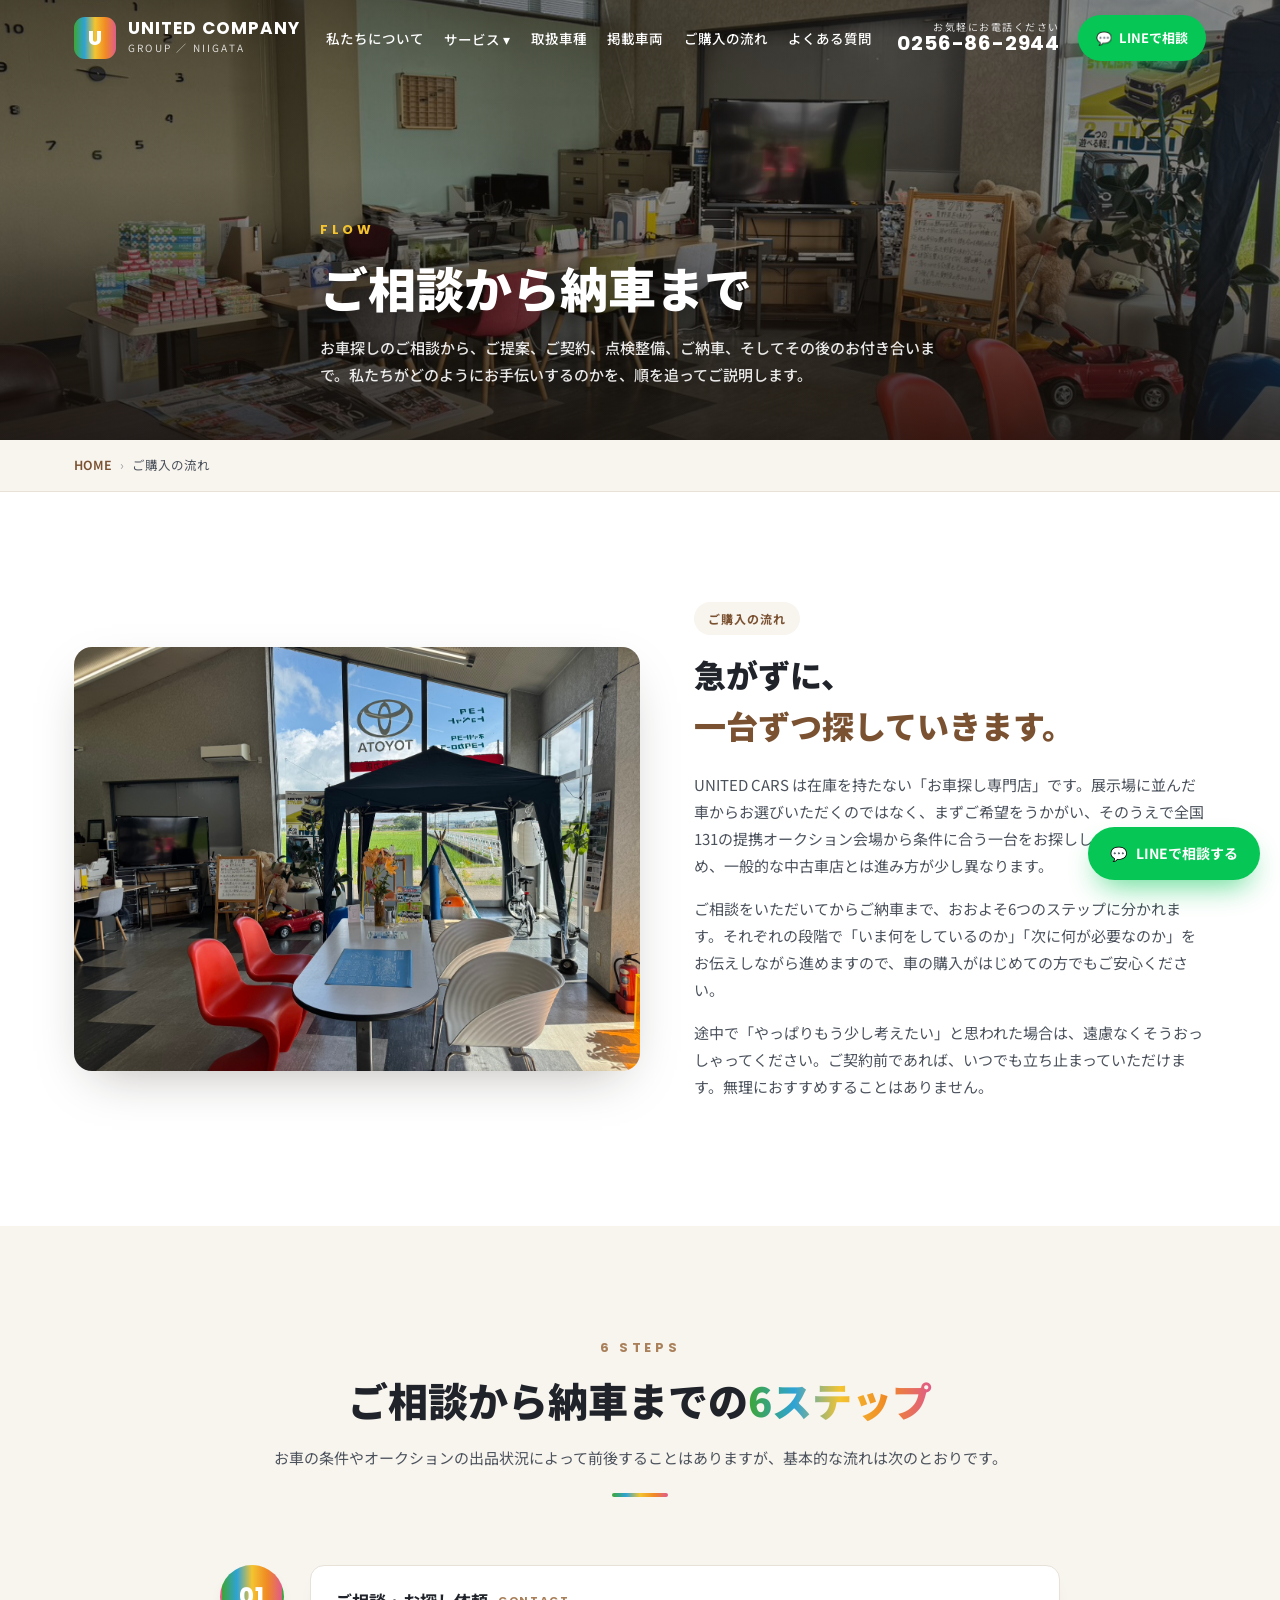
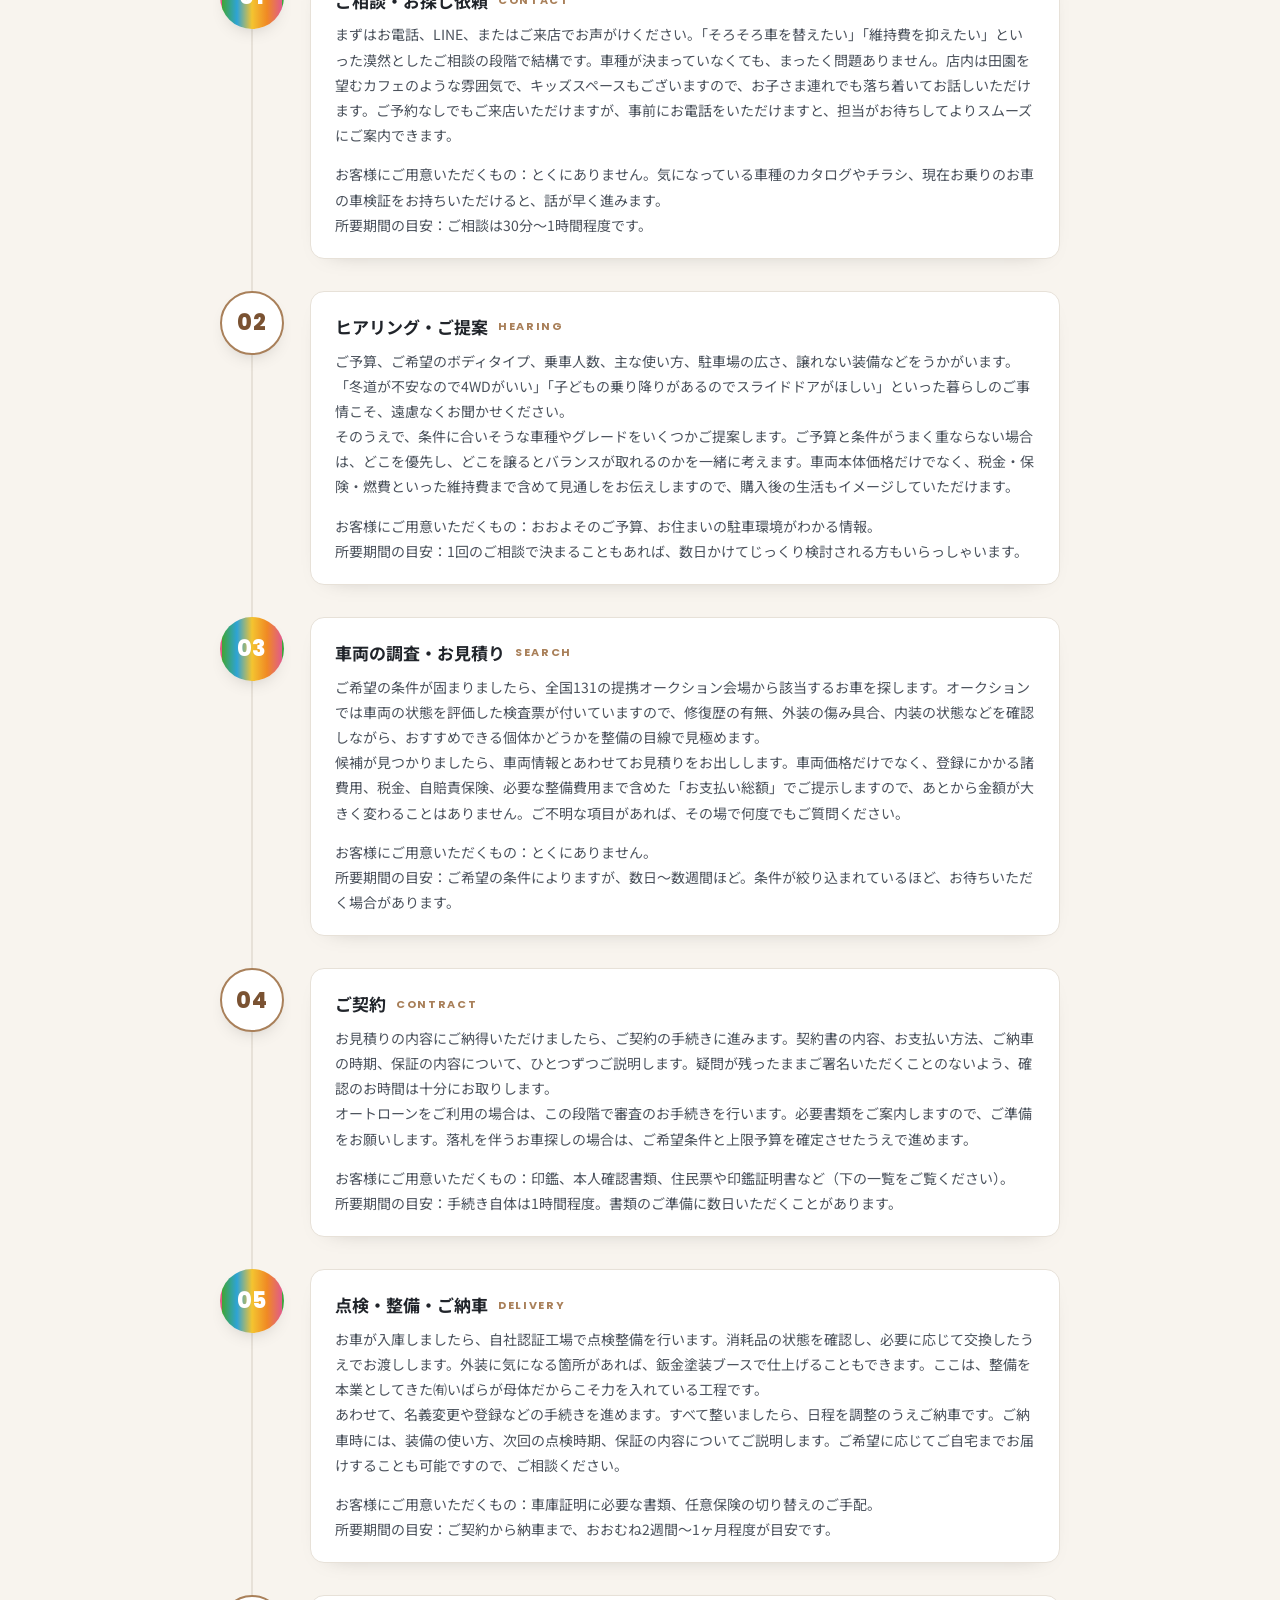
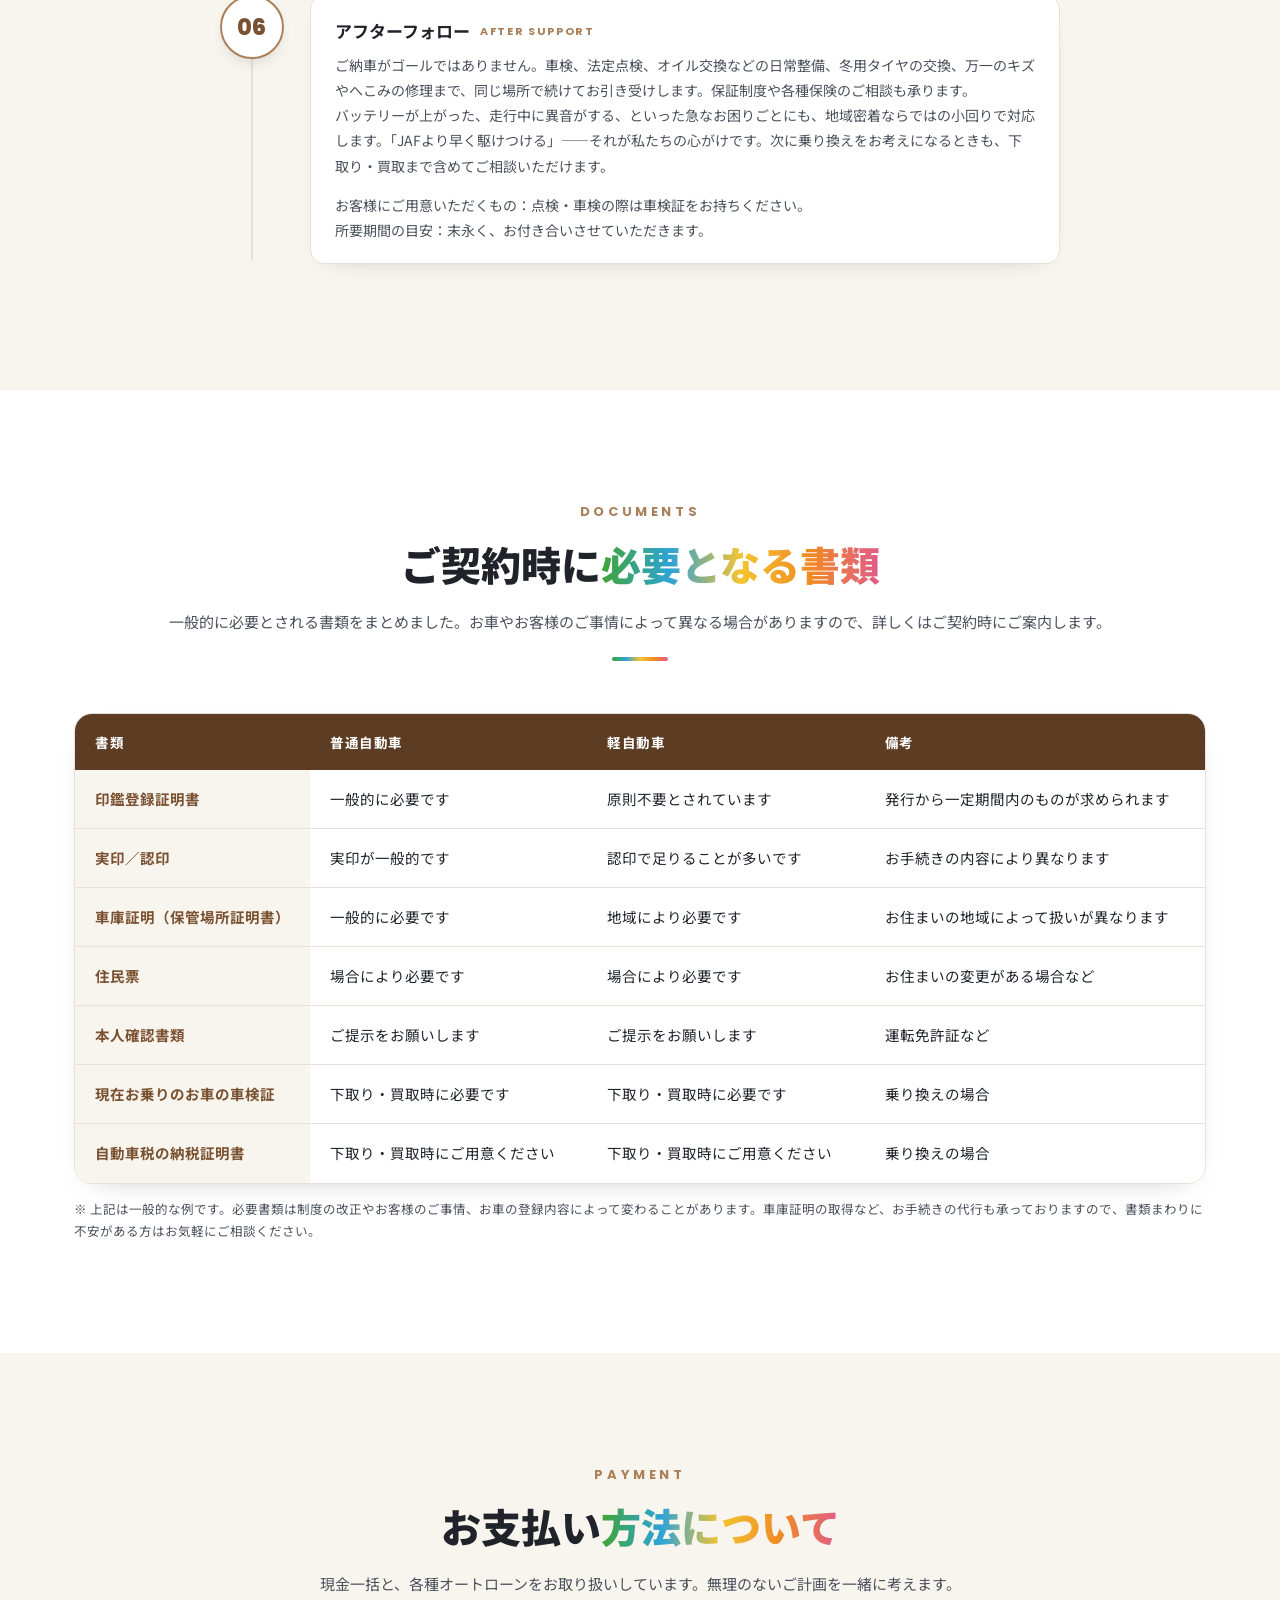
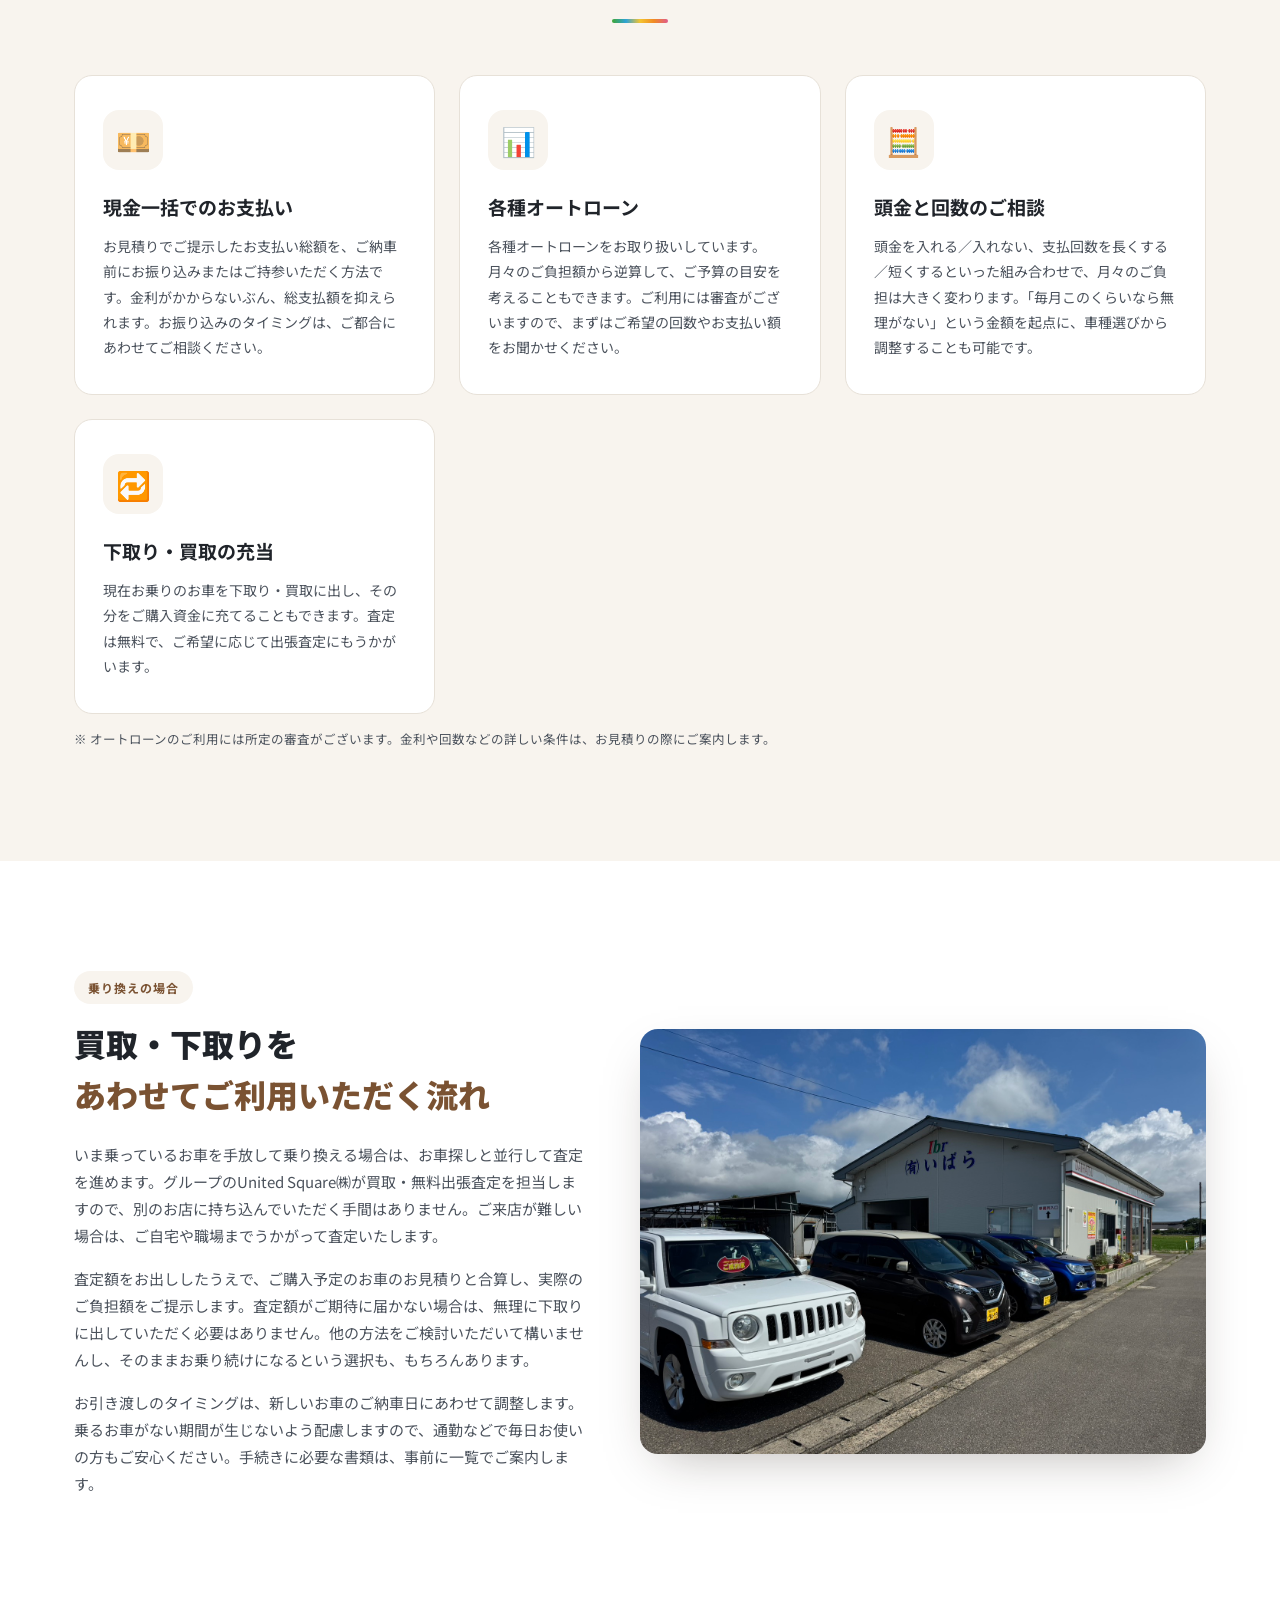
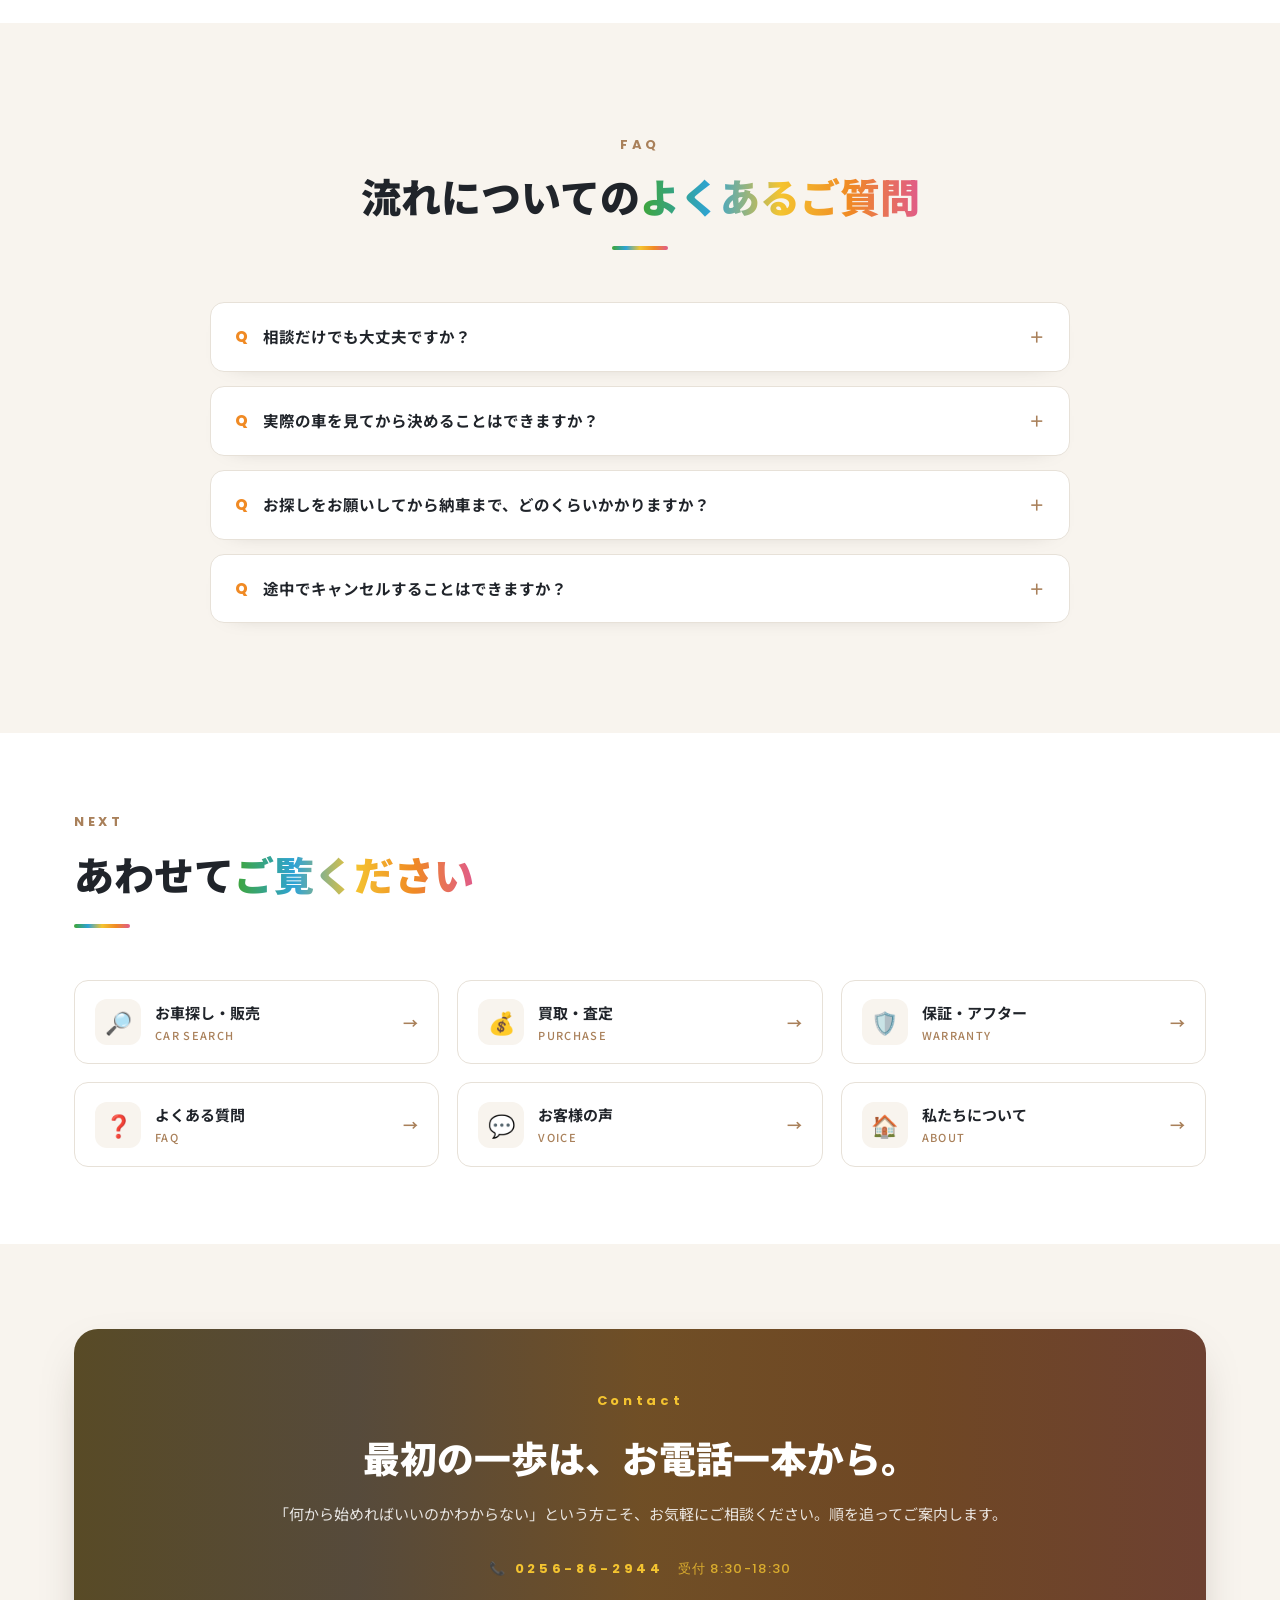
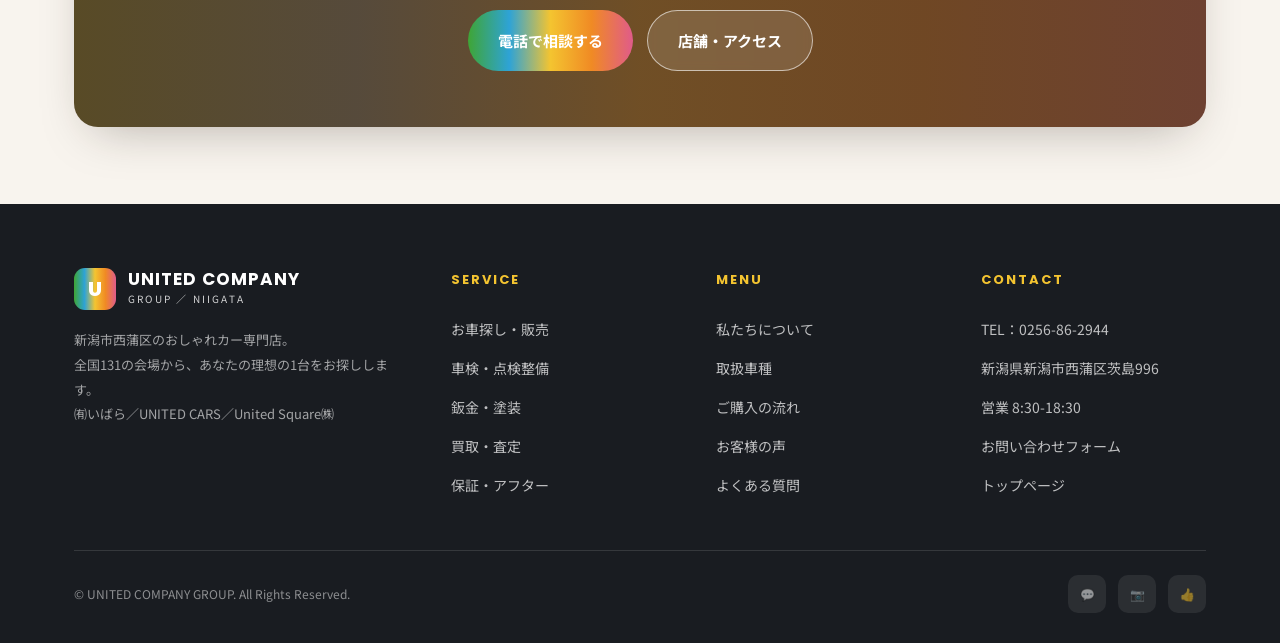
<file: flow.html>
<!DOCTYPE html>
<html lang="ja">
<head>
<meta charset="UTF-8">
<meta name="viewport" content="width=device-width, initial-scale=1.0">
<title>ご購入の流れ｜ユナイテッドカーズ（㈲いばら）｜新潟市西蒲区の車のお探し専門店</title>
<meta name="description" content="新潟市西蒲区のUNITED COMPANY GROUPで、お車をご購入いただくまでの流れをご案内します。ご相談・お探し依頼から、ヒアリング、車両の調査とお見積り、ご契約、点検整備・ご納車、アフターフォローまで6ステップで詳しくご説明します。">
<link rel="canonical" href="https://nextrayjp.github.io/united-company-group/flow.html">
<meta name="robots" content="index,follow,max-image-preview:large">
<meta name="theme-color" content="#5c3d24">
<meta property="og:type" content="website">
<meta property="og:site_name" content="UNITED COMPANY GROUP">
<meta property="og:locale" content="ja_JP">
<meta property="og:url" content="https://nextrayjp.github.io/united-company-group/flow.html">
<meta property="og:title" content="ご購入の流れ｜ユナイテッドカーズ（㈲いばら）｜新潟市西蒲区の車のお探し専門店">
<meta property="og:description" content="ご相談・お探し依頼から、ヒアリング、車両の調査とお見積り、ご契約、点検整備・ご納車、アフターフォローまで。新潟市西蒲区のお車探し専門店が、ご購入までの流れを6ステップでご案内します。">
<meta property="og:image" content="https://nextrayjp.github.io/united-company-group/images/ext_wide.jpg">
<meta name="twitter:card" content="summary_large_image">
<meta name="twitter:title" content="ご購入の流れ｜ユナイテッドカーズ（㈲いばら）｜新潟市西蒲区の車のお探し専門店">
<meta name="twitter:description" content="ご相談から納車、アフターフォローまで。新潟市西蒲区のお車探し専門店が、ご購入までの流れを6ステップでご案内します。">
<meta name="twitter:image" content="https://nextrayjp.github.io/united-company-group/images/ext_wide.jpg">
<link rel="icon" href="https://nextrayjp.github.io/united-company-group/images/logo.png">
<link rel="apple-touch-icon" href="https://nextrayjp.github.io/united-company-group/images/logo.png">
<link rel="preconnect" href="https://fonts.googleapis.com">
<link rel="preconnect" href="https://fonts.gstatic.com" crossorigin>
<link href="https://fonts.googleapis.com/css2?family=Noto+Sans+JP:wght@400;500;700;900&family=Poppins:wght@400;500;600;700;800&display=swap" rel="stylesheet">
<link rel="stylesheet" href="assets/site.css">
<script type="application/ld+json">
{ "@context": "https://schema.org", "@type": "BreadcrumbList", "itemListElement": [ { "@type": "ListItem", "position": 1, "name": "ホーム", "item": "https://nextrayjp.github.io/united-company-group/" }, { "@type": "ListItem", "position": 2, "name": "ご購入の流れ", "item": "https://nextrayjp.github.io/united-company-group/flow.html" } ] }
</script>
<script type="application/ld+json">
{ "@context": "https://schema.org", "@type": "HowTo", "name": "UNITED COMPANY GROUP でお車をご購入いただくまでの流れ", "description": "ご相談・お探し依頼から、ヒアリング、車両の調査とお見積り、ご契約、点検整備・ご納車、アフターフォローまでの6ステップです。", "url": "https://nextrayjp.github.io/united-company-group/flow.html", "image": "https://nextrayjp.github.io/united-company-group/images/ext_wide.jpg", "step": [ { "@type": "HowToStep", "position": 1, "name": "ご相談・お探し依頼", "text": "お電話・LINE・ご来店で、お車探しのご相談をいただきます。まだ検討段階でも構いません。" }, { "@type": "HowToStep", "position": 2, "name": "ヒアリング・ご提案", "text": "ご予算、ご希望の車種やボディタイプ、装備、使い方などをうかがい、候補となる車種をご提案します。" }, { "@type": "HowToStep", "position": 3, "name": "車両の調査・お見積り", "text": "全国131の提携オークション会場から条件に近いお車をお探しし、諸費用まで含めたお見積りをお出しします。" }, { "@type": "HowToStep", "position": 4, "name": "ご契約", "text": "内容にご納得いただけましたら、ご契約手続きとお支払い方法の確定を行います。必要書類をご案内します。" }, { "@type": "HowToStep", "position": 5, "name": "点検・整備・ご納車", "text": "自社認証工場で点検整備と仕上げを行い、登録手続きを経てご納車します。" }, { "@type": "HowToStep", "position": 6, "name": "アフターフォロー", "text": "ご納車後も、車検・点検整備・鈑金塗装・保険まで、同じ窓口で継続してサポートします。" } ] }
</script>
</head>
<body>

<header id="hd">
  <div class="wrap bar">
    <a href="index.html" class="logo"><span class="mark en">U</span><span><b>UNITED COMPANY</b><small>GROUP ／ NIIGATA</small></span></a>
    <nav class="main">
      <a class="nl" href="about.html">私たちについて</a>
      <div class="has-drop"><a class="nl" href="service/index.html">サービス ▾</a>
        <div class="drop">
          <a href="service/car-search.html"><span class="di">🔎</span>お車探し・販売</a>
          <a href="service/shaken.html"><span class="di">🔧</span>車検・点検整備</a>
          <a href="service/bankin.html"><span class="di">🎨</span>鈑金・塗装</a>
          <a href="service/kaitori.html"><span class="di">💰</span>買取・査定</a>
          <a href="service/hosho.html"><span class="di">🛡️</span>保証・アフター</a>
        </div>
      </div>
      <a class="nl" href="lineup.html">取扱車種</a>
      <a class="nl" href="index.html#stock">掲載車両</a>
      <a class="nl" href="flow.html">ご購入の流れ</a>
      <a class="nl" href="faq.html">よくある質問</a>
    </nav>
    <div style="display:flex;align-items:center;gap:18px">
      <div class="tel-head"><span class="lbl">お気軽にお電話ください</span><span class="num en">0256-86-2944</span></div>
      <a href="https://line.me/R/ti/p/@202uegpx" class="btn-line" target="_blank" rel="noopener"><span>💬</span>LINEで相談</a>
      <div class="burger" id="burger"><span></span><span></span><span></span></div>
    </div>
  </div>
</header>
<div class="m-nav" id="mnav">
  <span class="m-close" id="mclose">×</span>
  <a href="about.html">私たちについて<span class="en">ABOUT</span></a>
  <div class="mg">SERVICE / サービス</div>
  <a href="service/car-search.html">お車探し・販売</a>
  <a href="service/shaken.html">車検・点検整備</a>
  <a href="service/bankin.html">鈑金・塗装</a>
  <a href="service/kaitori.html">買取・査定</a>
  <a href="service/hosho.html">保証・アフター</a>
  <div class="mg">MENU</div>
  <a href="lineup.html">取扱車種</a>
  <a href="index.html#stock">掲載車両</a>
  <a href="flow.html">ご購入の流れ</a>
  <a href="voice.html">お客様の声</a>
  <a href="faq.html">よくある質問</a>
  <a href="index.html#shop">店舗案内</a>
  <a href="tel:0256862944" style="color:var(--g3)">📞 0256-86-2944</a>
</div>

<section class="page-hero">
  <div class="bg" style="background-image:url('images/int_lounge.jpg')"></div>
  <div class="wrap">
    <span class="en">FLOW</span>
    <h1>ご相談から納車まで</h1>
    <p>お車探しのご相談から、ご提案、ご契約、点検整備、ご納車、そしてその後のお付き合いまで。私たちがどのようにお手伝いするのかを、順を追ってご説明します。</p>
  </div>
</section>
<div class="crumb"><div class="wrap"><a href="index.html">HOME</a><span class="sp">›</span><span>ご購入の流れ</span></div></div>

<!-- INTRO -->
<section class="sec">
  <div class="wrap">
    <div class="msg">
      <div class="msg-img rv"><img loading="lazy" decoding="async" src="images/int_table.jpg" alt="ゆっくりお話しできる商談テーブル"></div>
      <div class="rv">
        <span class="lbl-pill">ご購入の流れ</span>
        <h3>急がずに、<br><span class="u">一台ずつ探していきます。</span></h3>
        <p>UNITED CARS は在庫を持たない「お車探し専門店」です。展示場に並んだ車からお選びいただくのではなく、まずご希望をうかがい、そのうえで全国131の提携オークション会場から条件に合う一台をお探しします。そのため、一般的な中古車店とは進み方が少し異なります。</p>
        <p>ご相談をいただいてからご納車まで、おおよそ6つのステップに分かれます。それぞれの段階で「いま何をしているのか」「次に何が必要なのか」をお伝えしながら進めますので、車の購入がはじめての方でもご安心ください。</p>
        <p>途中で「やっぱりもう少し考えたい」と思われた場合は、遠慮なくそうおっしゃってください。ご契約前であれば、いつでも立ち止まっていただけます。無理におすすめすることはありません。</p>
      </div>
    </div>
  </div>
</section>

<!-- STEPS -->
<section class="sec cream">
  <div class="wrap">
    <div class="head rv"><span class="en">6 Steps</span><h2>ご相談から納車までの<span class="u">6ステップ</span></h2><p class="sub">お車の条件やオークションの出品状況によって前後することはありますが、基本的な流れは次のとおりです。</p></div>
    <div class="flow">

      <div class="step rv"><div class="no en">01</div><div class="st-body">
        <h4>ご相談・お探し依頼 <span class="en">CONTACT</span></h4>
        <p>まずはお電話、LINE、またはご来店でお声がけください。「そろそろ車を替えたい」「維持費を抑えたい」といった漠然としたご相談の段階で結構です。車種が決まっていなくても、まったく問題ありません。店内は田園を望むカフェのような雰囲気で、キッズスペースもございますので、お子さま連れでも落ち着いてお話しいただけます。ご予約なしでもご来店いただけますが、事前にお電話をいただけますと、担当がお待ちしてよりスムーズにご案内できます。</p>
        <p class="note">お客様にご用意いただくもの：とくにありません。気になっている車種のカタログやチラシ、現在お乗りのお車の車検証をお持ちいただけると、話が早く進みます。<br>所要期間の目安：ご相談は30分〜1時間程度です。</p>
      </div></div>

      <div class="step rv"><div class="no en">02</div><div class="st-body">
        <h4>ヒアリング・ご提案 <span class="en">HEARING</span></h4>
        <p>ご予算、ご希望のボディタイプ、乗車人数、主な使い方、駐車場の広さ、譲れない装備などをうかがいます。「冬道が不安なので4WDがいい」「子どもの乗り降りがあるのでスライドドアがほしい」といった暮らしのご事情こそ、遠慮なくお聞かせください。</p>
        <p>そのうえで、条件に合いそうな車種やグレードをいくつかご提案します。ご予算と条件がうまく重ならない場合は、どこを優先し、どこを譲るとバランスが取れるのかを一緒に考えます。車両本体価格だけでなく、税金・保険・燃費といった維持費まで含めて見通しをお伝えしますので、購入後の生活もイメージしていただけます。</p>
        <p class="note">お客様にご用意いただくもの：おおよそのご予算、お住まいの駐車環境がわかる情報。<br>所要期間の目安：1回のご相談で決まることもあれば、数日かけてじっくり検討される方もいらっしゃいます。</p>
      </div></div>

      <div class="step rv"><div class="no en">03</div><div class="st-body">
        <h4>車両の調査・お見積り <span class="en">SEARCH</span></h4>
        <p>ご希望の条件が固まりましたら、全国131の提携オークション会場から該当するお車を探します。オークションでは車両の状態を評価した検査票が付いていますので、修復歴の有無、外装の傷み具合、内装の状態などを確認しながら、おすすめできる個体かどうかを整備の目線で見極めます。</p>
        <p>候補が見つかりましたら、車両情報とあわせてお見積りをお出しします。車両価格だけでなく、登録にかかる諸費用、税金、自賠責保険、必要な整備費用まで含めた「お支払い総額」でご提示しますので、あとから金額が大きく変わることはありません。ご不明な項目があれば、その場で何度でもご質問ください。</p>
        <p class="note">お客様にご用意いただくもの：とくにありません。<br>所要期間の目安：ご希望の条件によりますが、数日〜数週間ほど。条件が絞り込まれているほど、お待ちいただく場合があります。</p>
      </div></div>

      <div class="step rv"><div class="no en">04</div><div class="st-body">
        <h4>ご契約 <span class="en">CONTRACT</span></h4>
        <p>お見積りの内容にご納得いただけましたら、ご契約の手続きに進みます。契約書の内容、お支払い方法、ご納車の時期、保証の内容について、ひとつずつご説明します。疑問が残ったままご署名いただくことのないよう、確認のお時間は十分にお取りします。</p>
        <p>オートローンをご利用の場合は、この段階で審査のお手続きを行います。必要書類をご案内しますので、ご準備をお願いします。落札を伴うお車探しの場合は、ご希望条件と上限予算を確定させたうえで進めます。</p>
        <p class="note">お客様にご用意いただくもの：印鑑、本人確認書類、住民票や印鑑証明書など（下の一覧をご覧ください）。<br>所要期間の目安：手続き自体は1時間程度。書類のご準備に数日いただくことがあります。</p>
      </div></div>

      <div class="step rv"><div class="no en">05</div><div class="st-body">
        <h4>点検・整備・ご納車 <span class="en">DELIVERY</span></h4>
        <p>お車が入庫しましたら、自社認証工場で点検整備を行います。消耗品の状態を確認し、必要に応じて交換したうえでお渡しします。外装に気になる箇所があれば、鈑金塗装ブースで仕上げることもできます。ここは、整備を本業としてきた㈲いばらが母体だからこそ力を入れている工程です。</p>
        <p>あわせて、名義変更や登録などの手続きを進めます。すべて整いましたら、日程を調整のうえご納車です。ご納車時には、装備の使い方、次回の点検時期、保証の内容についてご説明します。ご希望に応じてご自宅までお届けすることも可能ですので、ご相談ください。</p>
        <p class="note">お客様にご用意いただくもの：車庫証明に必要な書類、任意保険の切り替えのご手配。<br>所要期間の目安：ご契約から納車まで、おおむね2週間〜1ヶ月程度が目安です。</p>
      </div></div>

      <div class="step rv"><div class="no en">06</div><div class="st-body">
        <h4>アフターフォロー <span class="en">AFTER SUPPORT</span></h4>
        <p>ご納車がゴールではありません。車検、法定点検、オイル交換などの日常整備、冬用タイヤの交換、万一のキズやへこみの修理まで、同じ場所で続けてお引き受けします。保証制度や各種保険のご相談も承ります。</p>
        <p>バッテリーが上がった、走行中に異音がする、といった急なお困りごとにも、地域密着ならではの小回りで対応します。「JAFより早く駆けつける」——それが私たちの心がけです。次に乗り換えをお考えになるときも、下取り・買取まで含めてご相談いただけます。</p>
        <p class="note">お客様にご用意いただくもの：点検・車検の際は車検証をお持ちください。<br>所要期間の目安：末永く、お付き合いさせていただきます。</p>
      </div></div>

    </div>
  </div>
</section>

<!-- DOCUMENTS -->
<section class="sec">
  <div class="wrap">
    <div class="head rv"><span class="en">Documents</span><h2>ご契約時に<span class="u">必要となる書類</span></h2><p class="sub">一般的に必要とされる書類をまとめました。お車やお客様のご事情によって異なる場合がありますので、詳しくはご契約時にご案内します。</p></div>
    <div class="tbl-wrap rv">
      <table class="tbl">
        <thead><tr><th>書類</th><th>普通自動車</th><th>軽自動車</th><th>備考</th></tr></thead>
        <tbody>
          <tr><th>印鑑登録証明書</th><td>一般的に必要です</td><td>原則不要とされています</td><td>発行から一定期間内のものが求められます</td></tr>
          <tr><th>実印／認印</th><td>実印が一般的です</td><td>認印で足りることが多いです</td><td>お手続きの内容により異なります</td></tr>
          <tr><th>車庫証明（保管場所証明書）</th><td>一般的に必要です</td><td>地域により必要です</td><td>お住まいの地域によって扱いが異なります</td></tr>
          <tr><th>住民票</th><td>場合により必要です</td><td>場合により必要です</td><td>お住まいの変更がある場合など</td></tr>
          <tr><th>本人確認書類</th><td>ご提示をお願いします</td><td>ご提示をお願いします</td><td>運転免許証など</td></tr>
          <tr><th>現在お乗りのお車の車検証</th><td>下取り・買取時に必要です</td><td>下取り・買取時に必要です</td><td>乗り換えの場合</td></tr>
          <tr><th>自動車税の納税証明書</th><td>下取り・買取時にご用意ください</td><td>下取り・買取時にご用意ください</td><td>乗り換えの場合</td></tr>
        </tbody>
      </table>
    </div>
    <p class="note">※ 上記は一般的な例です。必要書類は制度の改正やお客様のご事情、お車の登録内容によって変わることがあります。車庫証明の取得など、お手続きの代行も承っておりますので、書類まわりに不安がある方はお気軽にご相談ください。</p>
  </div>
</section>

<!-- PAYMENT -->
<section class="sec cream">
  <div class="wrap">
    <div class="head rv"><span class="en">Payment</span><h2>お支払い<span class="u">方法について</span></h2><p class="sub">現金一括と、各種オートローンをお取り扱いしています。無理のないご計画を一緒に考えます。</p></div>
    <div class="svc-grid">
      <div class="svc rv"><div class="ic">💴</div><h4>現金一括でのお支払い</h4><p>お見積りでご提示したお支払い総額を、ご納車前にお振り込みまたはご持参いただく方法です。金利がかからないぶん、総支払額を抑えられます。お振り込みのタイミングは、ご都合にあわせてご相談ください。</p></div>
      <div class="svc rv"><div class="ic">📊</div><h4>各種オートローン</h4><p>各種オートローンをお取り扱いしています。月々のご負担額から逆算して、ご予算の目安を考えることもできます。ご利用には審査がございますので、まずはご希望の回数やお支払い額をお聞かせください。</p></div>
      <div class="svc rv"><div class="ic">🧮</div><h4>頭金と回数のご相談</h4><p>頭金を入れる／入れない、支払回数を長くする／短くするといった組み合わせで、月々のご負担は大きく変わります。「毎月このくらいなら無理がない」という金額を起点に、車種選びから調整することも可能です。</p></div>
      <div class="svc rv"><div class="ic">🔁</div><h4>下取り・買取の充当</h4><p>現在お乗りのお車を下取り・買取に出し、その分をご購入資金に充てることもできます。査定は無料で、ご希望に応じて出張査定にもうかがいます。</p></div>
    </div>
    <p class="note">※ オートローンのご利用には所定の審査がございます。金利や回数などの詳しい条件は、お見積りの際にご案内します。</p>
  </div>
</section>

<!-- TRADE IN -->
<section class="sec">
  <div class="wrap">
    <div class="msg rev">
      <div class="msg-img rv"><img loading="lazy" decoding="async" src="images/lot_cars.jpg" alt="店舗の駐車スペースに並ぶお車"></div>
      <div class="rv">
        <span class="lbl-pill">乗り換えの場合</span>
        <h3>買取・下取りを<br><span class="u">あわせてご利用いただく流れ</span></h3>
        <p>いま乗っているお車を手放して乗り換える場合は、お車探しと並行して査定を進めます。グループのUnited Square㈱が買取・無料出張査定を担当しますので、別のお店に持ち込んでいただく手間はありません。ご来店が難しい場合は、ご自宅や職場までうかがって査定いたします。</p>
        <p>査定額をお出ししたうえで、ご購入予定のお車のお見積りと合算し、実際のご負担額をご提示します。査定額がご期待に届かない場合は、無理に下取りに出していただく必要はありません。他の方法をご検討いただいて構いませんし、そのままお乗り続けになるという選択も、もちろんあります。</p>
        <p>お引き渡しのタイミングは、新しいお車のご納車日にあわせて調整します。乗るお車がない期間が生じないよう配慮しますので、通勤などで毎日お使いの方もご安心ください。手続きに必要な書類は、事前に一覧でご案内します。</p>
      </div>
    </div>
  </div>
</section>

<!-- FAQ -->
<section class="sec cream">
  <div class="wrap">
    <div class="head rv"><span class="en">FAQ</span><h2>流れについての<span class="u">よくあるご質問</span></h2></div>
    <div class="faq rv">
      <details><summary><span class="qq en">Q</span>相談だけでも大丈夫ですか？</summary><div class="ans">もちろんです。「まだ買うと決めていない」「相場だけ知りたい」という段階のご相談も歓迎しています。その日のうちにお決めいただく必要はありませんし、こちらから急かすことはいたしません。</div></details>
      <details><summary><span class="qq en">Q</span>実際の車を見てから決めることはできますか？</summary><div class="ans">私たちは在庫を持たないため、ご検討中の一台をその場でご覧いただくことは難しい場合があります。そのぶん、オークションの検査票や写真をもとに、車両の状態を整備の目線で詳しくご説明します。同型車をご覧になりたい場合はご相談ください。</div></details>
      <details><summary><span class="qq en">Q</span>お探しをお願いしてから納車まで、どのくらいかかりますか？</summary><div class="ans">ご希望の条件によって変わります。条件に幅がある場合は比較的早く見つかりますが、色やグレード、走行距離まで細かくご指定の場合はお待ちいただくことがあります。ご契約後は、おおむね2週間〜1ヶ月程度でのご納車が目安です。</div></details>
      <details><summary><span class="qq en">Q</span>途中でキャンセルすることはできますか？</summary><div class="ans">ご契約前でしたら、いつでもお申し出ください。費用は発生しません。ご契約後やお車の落札後は取り扱いが変わりますので、ご契約の際に必ずご説明します。ご不安な点は、その場で遠慮なくお尋ねください。</div></details>
    </div>
  </div>
</section>

<!-- NEXT -->
<section class="sec tight">
  <div class="wrap">
    <div class="head rv left"><span class="en">Next</span><h2>あわせて<span class="u">ご覧ください</span></h2></div>
    <div class="svc-nav rv">
      <a href="service/car-search.html"><span class="si">🔎</span><span>お車探し・販売<small>CAR SEARCH</small></span><span class="go">→</span></a>
      <a href="service/kaitori.html"><span class="si">💰</span><span>買取・査定<small>PURCHASE</small></span><span class="go">→</span></a>
      <a href="service/hosho.html"><span class="si">🛡️</span><span>保証・アフター<small>WARRANTY</small></span><span class="go">→</span></a>
      <a href="faq.html"><span class="si">❓</span><span>よくある質問<small>FAQ</small></span><span class="go">→</span></a>
      <a href="voice.html"><span class="si">💬</span><span>お客様の声<small>VOICE</small></span><span class="go">→</span></a>
      <a href="about.html"><span class="si">🏠</span><span>私たちについて<small>ABOUT</small></span><span class="go">→</span></a>
    </div>
  </div>
</section>

<!-- CTA -->
<section class="sec cream tight">
  <div class="wrap">
    <div class="contact-cta rv">
      <span class="en">Contact</span>
      <h2>最初の一歩は、お電話一本から。</h2>
      <p>「何から始めればいいのかわからない」という方こそ、お気軽にご相談ください。順を追ってご案内します。</p>
      <a href="tel:0256862944" class="cta-tel en">📞 0256-86-2944 <small>受付 8:30-18:30</small></a>
      <div class="cta-btns">
        <a href="tel:0256862944" class="btn btn-primary" style="box-shadow:none">電話で相談する</a>
        <a href="index.html#shop" class="btn btn-ghost">店舗・アクセス</a>
      </div>
    </div>
  </div>
</section>

<footer>
  <div class="wrap">
    <div class="f-top">
      <div class="f-brand">
        <a href="index.html" class="logo" style="color:#fff"><span class="mark en">U</span><span><b>UNITED COMPANY</b><small>GROUP ／ NIIGATA</small></span></a>
        <p>新潟市西蒲区のおしゃれカー専門店。<br>全国131の会場から、あなたの理想の1台をお探しします。<br>㈲いばら／UNITED CARS／United Square㈱</p>
      </div>
      <div class="f-col"><h5>SERVICE</h5>
        <a href="service/car-search.html">お車探し・販売</a>
        <a href="service/shaken.html">車検・点検整備</a>
        <a href="service/bankin.html">鈑金・塗装</a>
        <a href="service/kaitori.html">買取・査定</a>
        <a href="service/hosho.html">保証・アフター</a>
      </div>
      <div class="f-col"><h5>MENU</h5>
        <a href="about.html">私たちについて</a>
        <a href="lineup.html">取扱車種</a>
        <a href="flow.html">ご購入の流れ</a>
        <a href="voice.html">お客様の声</a>
        <a href="faq.html">よくある質問</a>
      </div>
      <div class="f-col"><h5>CONTACT</h5>
        <a href="tel:0256862944">TEL：0256-86-2944</a>
        <a href="index.html#shop">新潟県新潟市西蒲区茨島996</a>
        <a href="index.html#shop">営業 8:30-18:30</a>
        <a href="index.html#contact-form">お問い合わせフォーム</a>
        <a href="index.html">トップページ</a>
      </div>
    </div>
    <div class="f-bottom"><span>© UNITED COMPANY GROUP. All Rights Reserved.</span>
      <div class="f-sns"><a href="#" aria-label="LINE">💬</a><a href="#" aria-label="Instagram">📷</a><a href="#" aria-label="Facebook">👍</a></div>
    </div>
  </div>
</footer>

<a href="https://line.me/R/ti/p/@202uegpx" class="float-line" target="_blank" rel="noopener"><span>💬</span>LINEで相談する</a>
<script src="assets/site.js"></script>
</body>
</html>
</file>
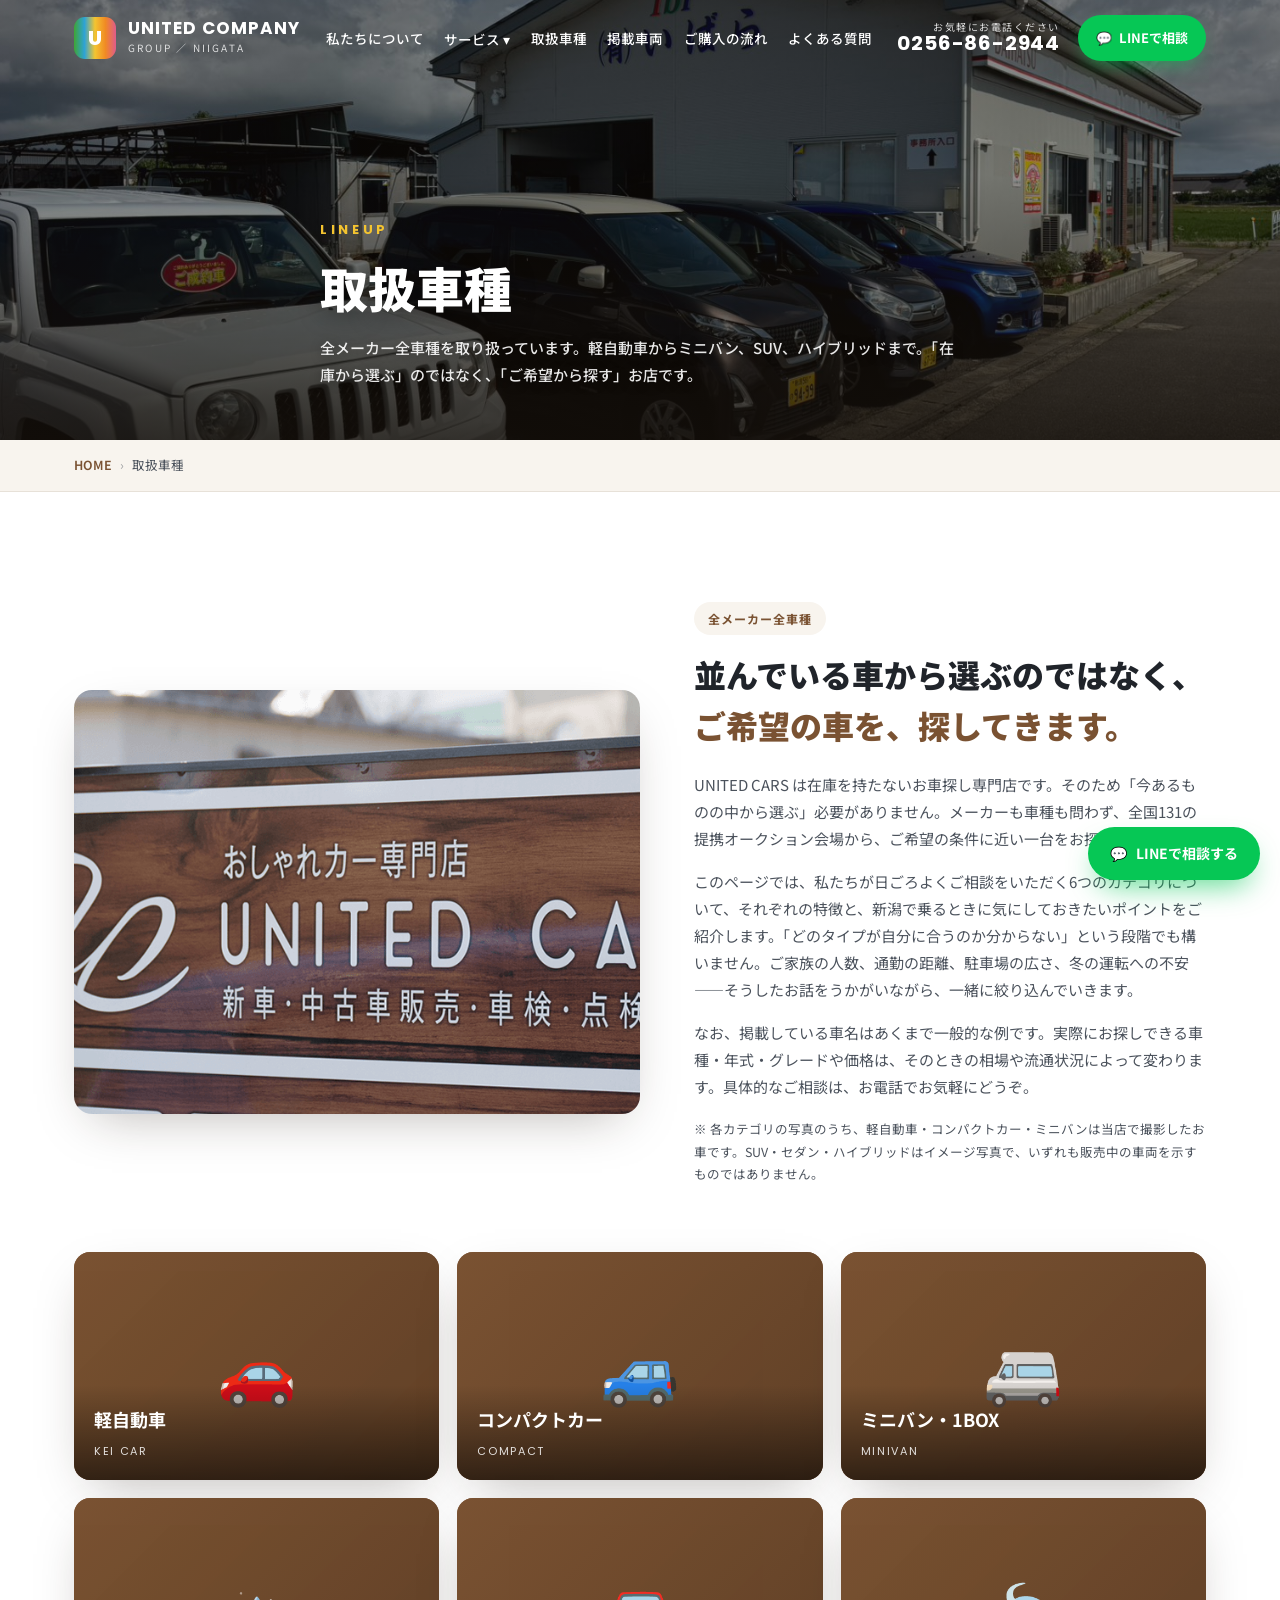
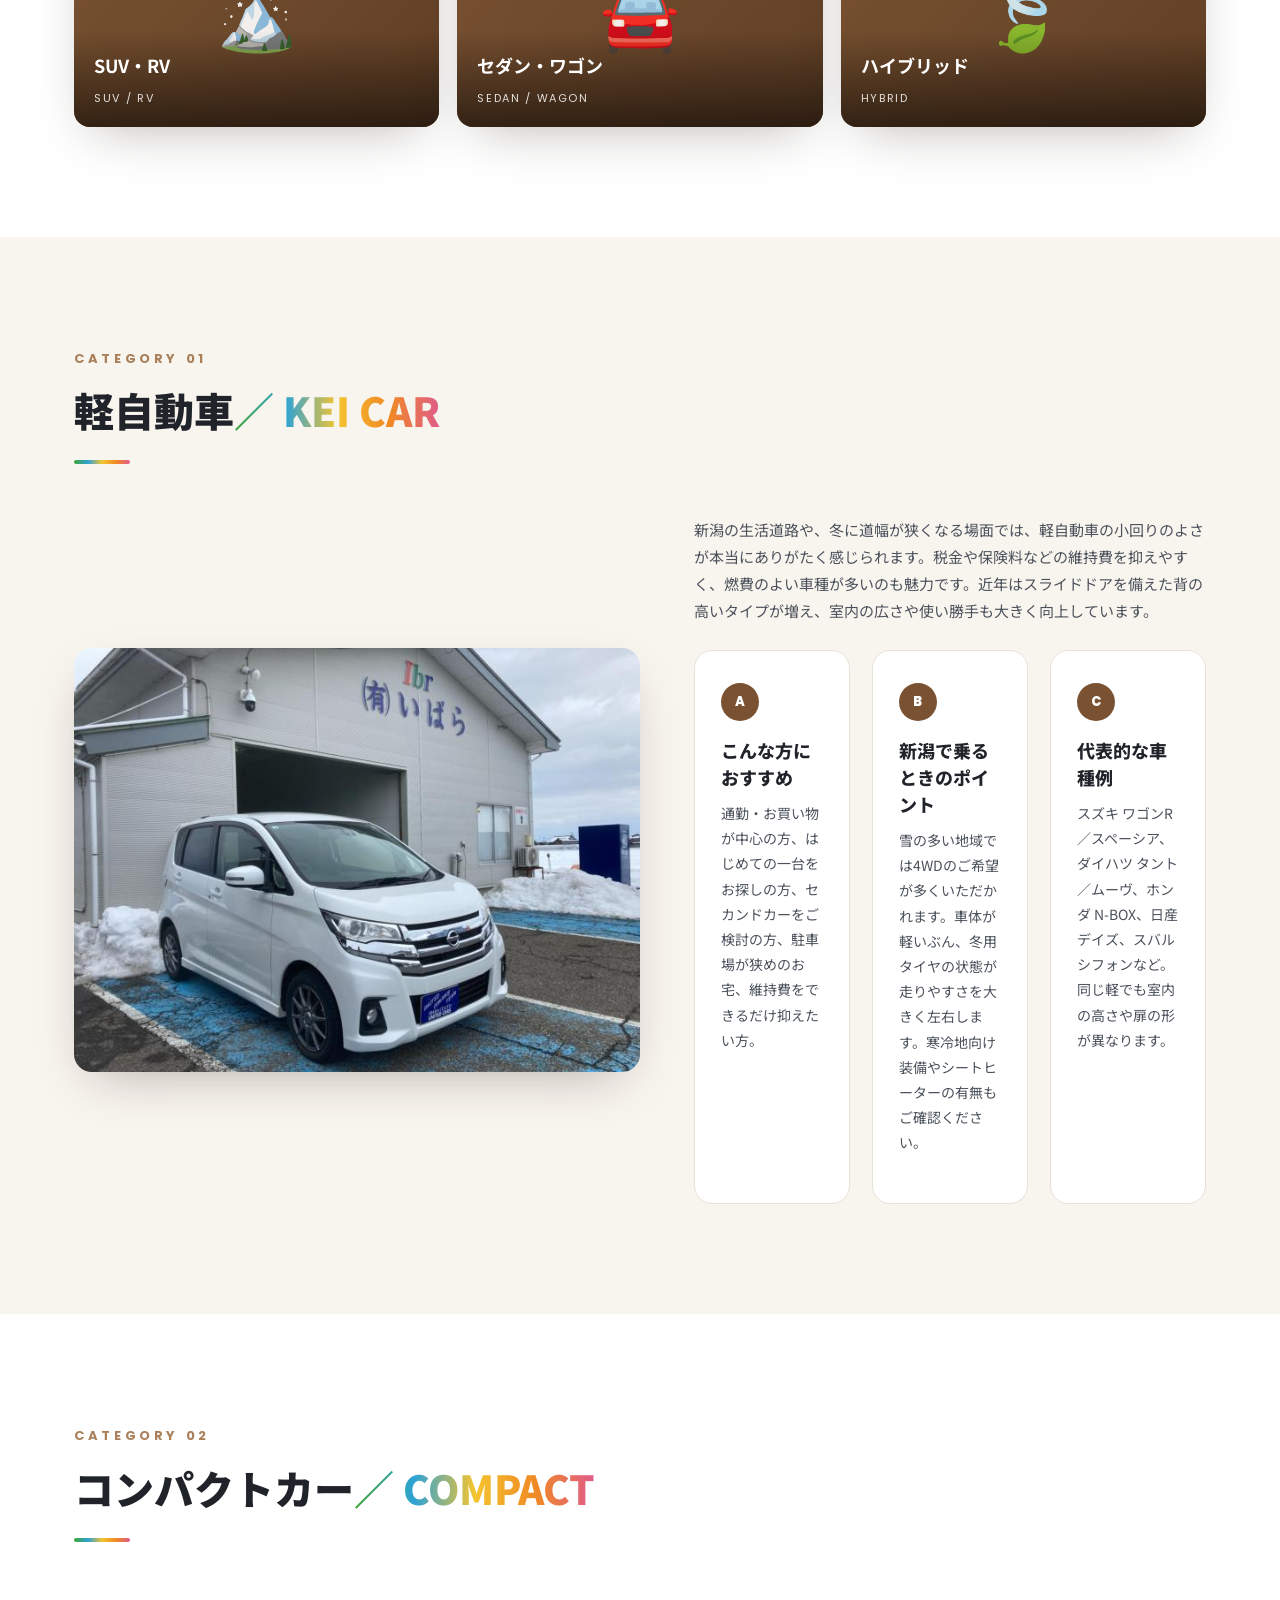
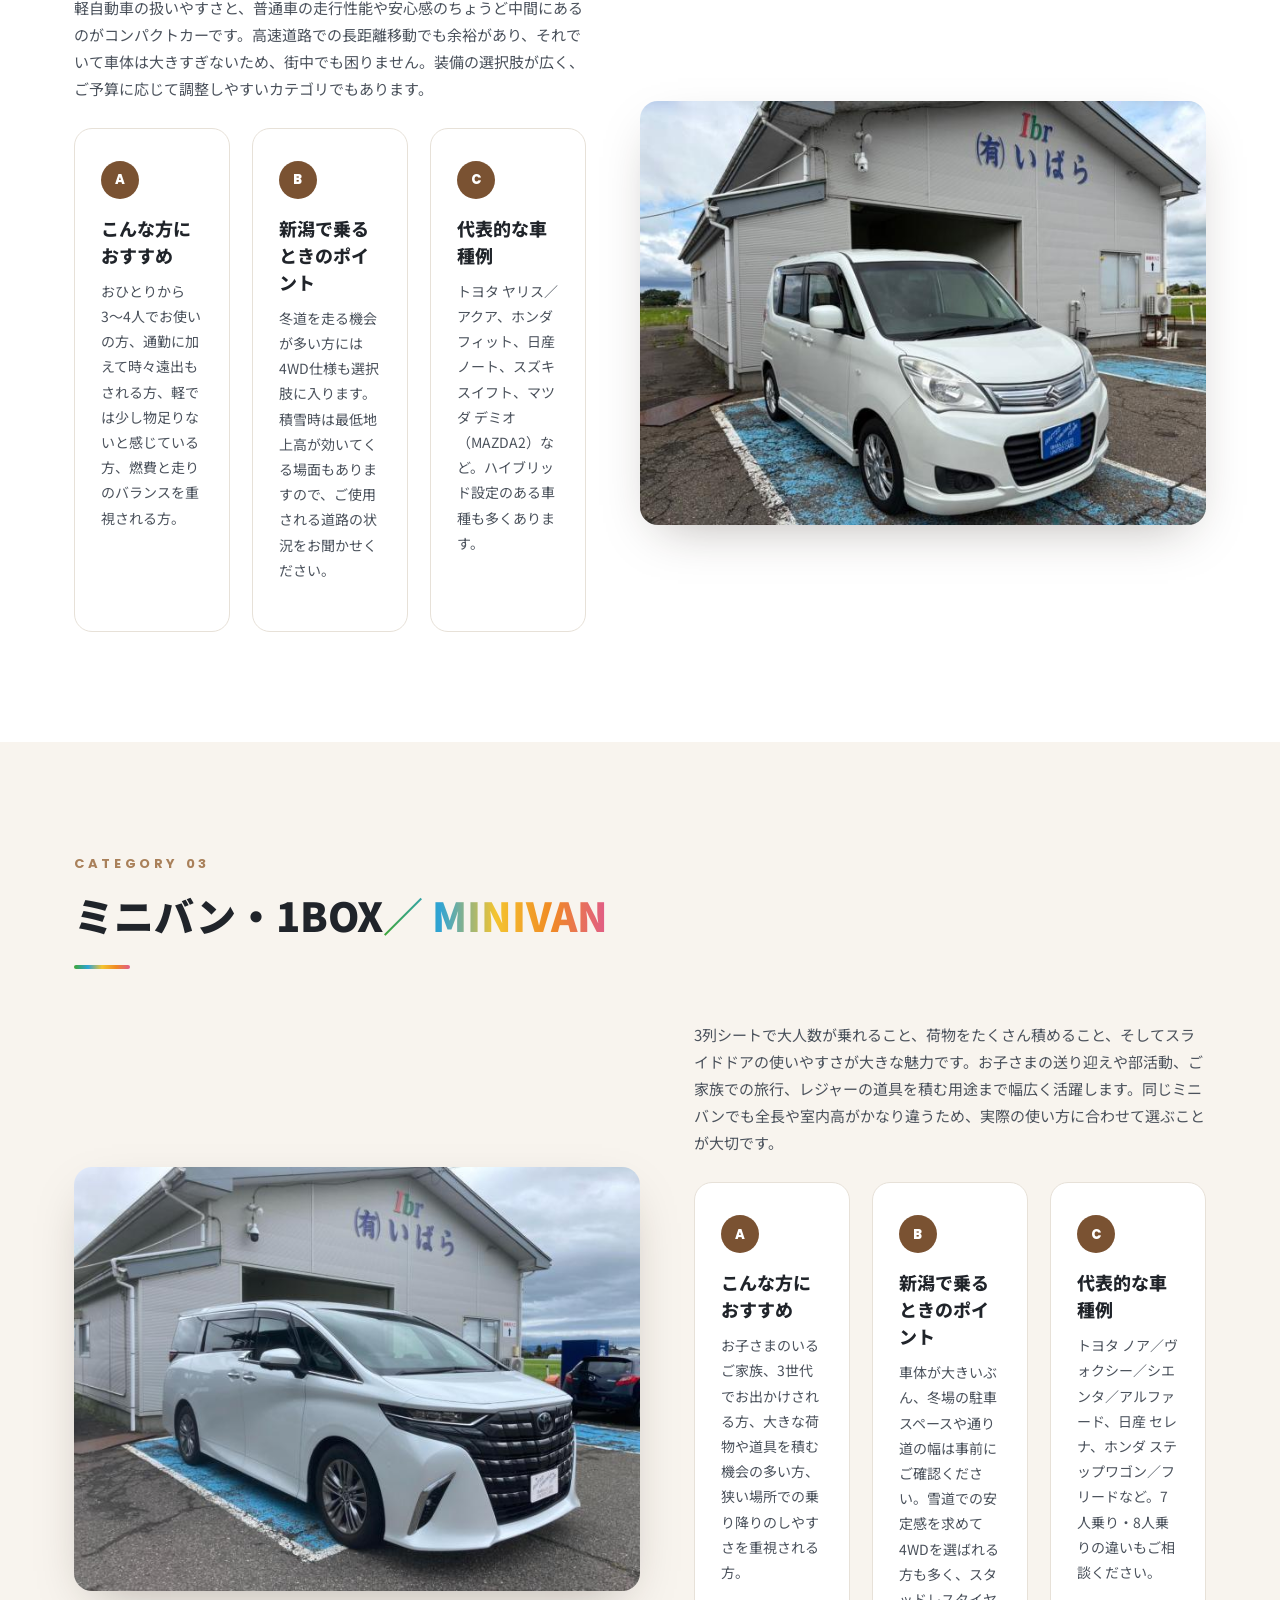
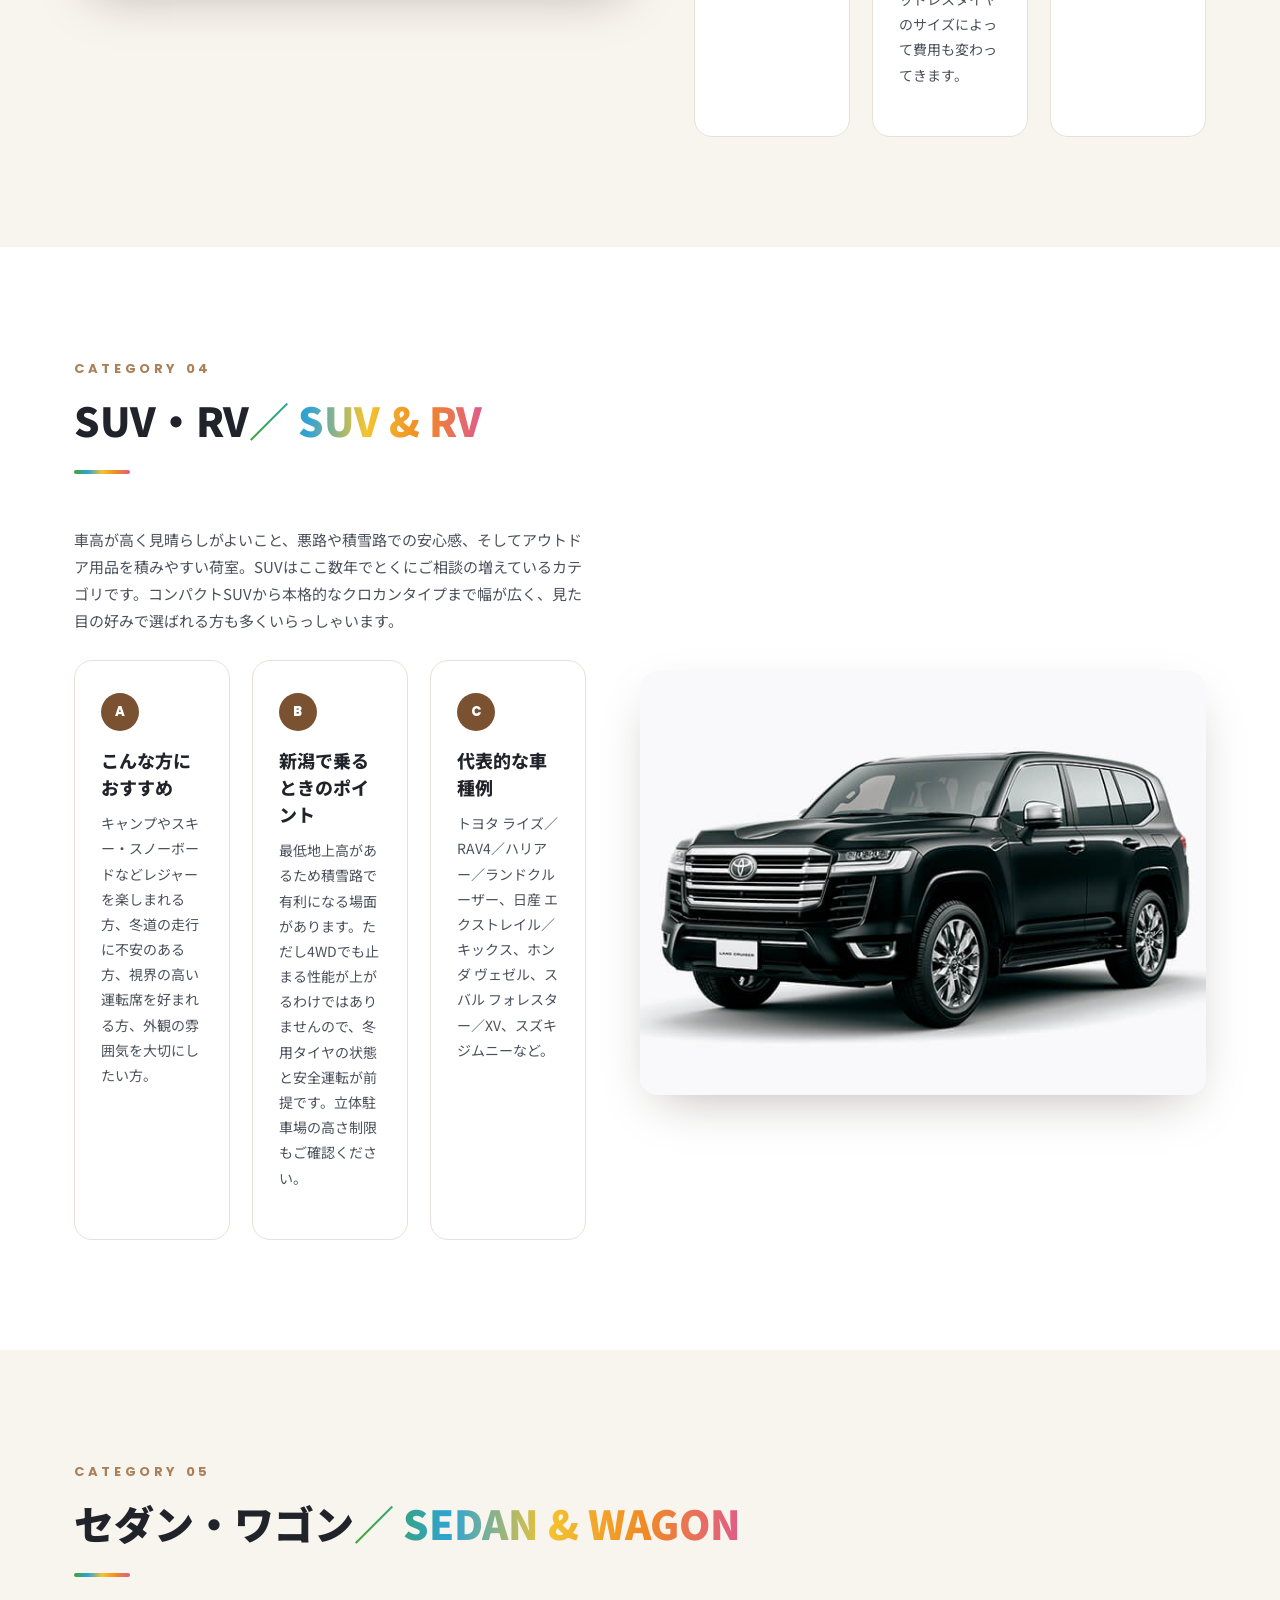
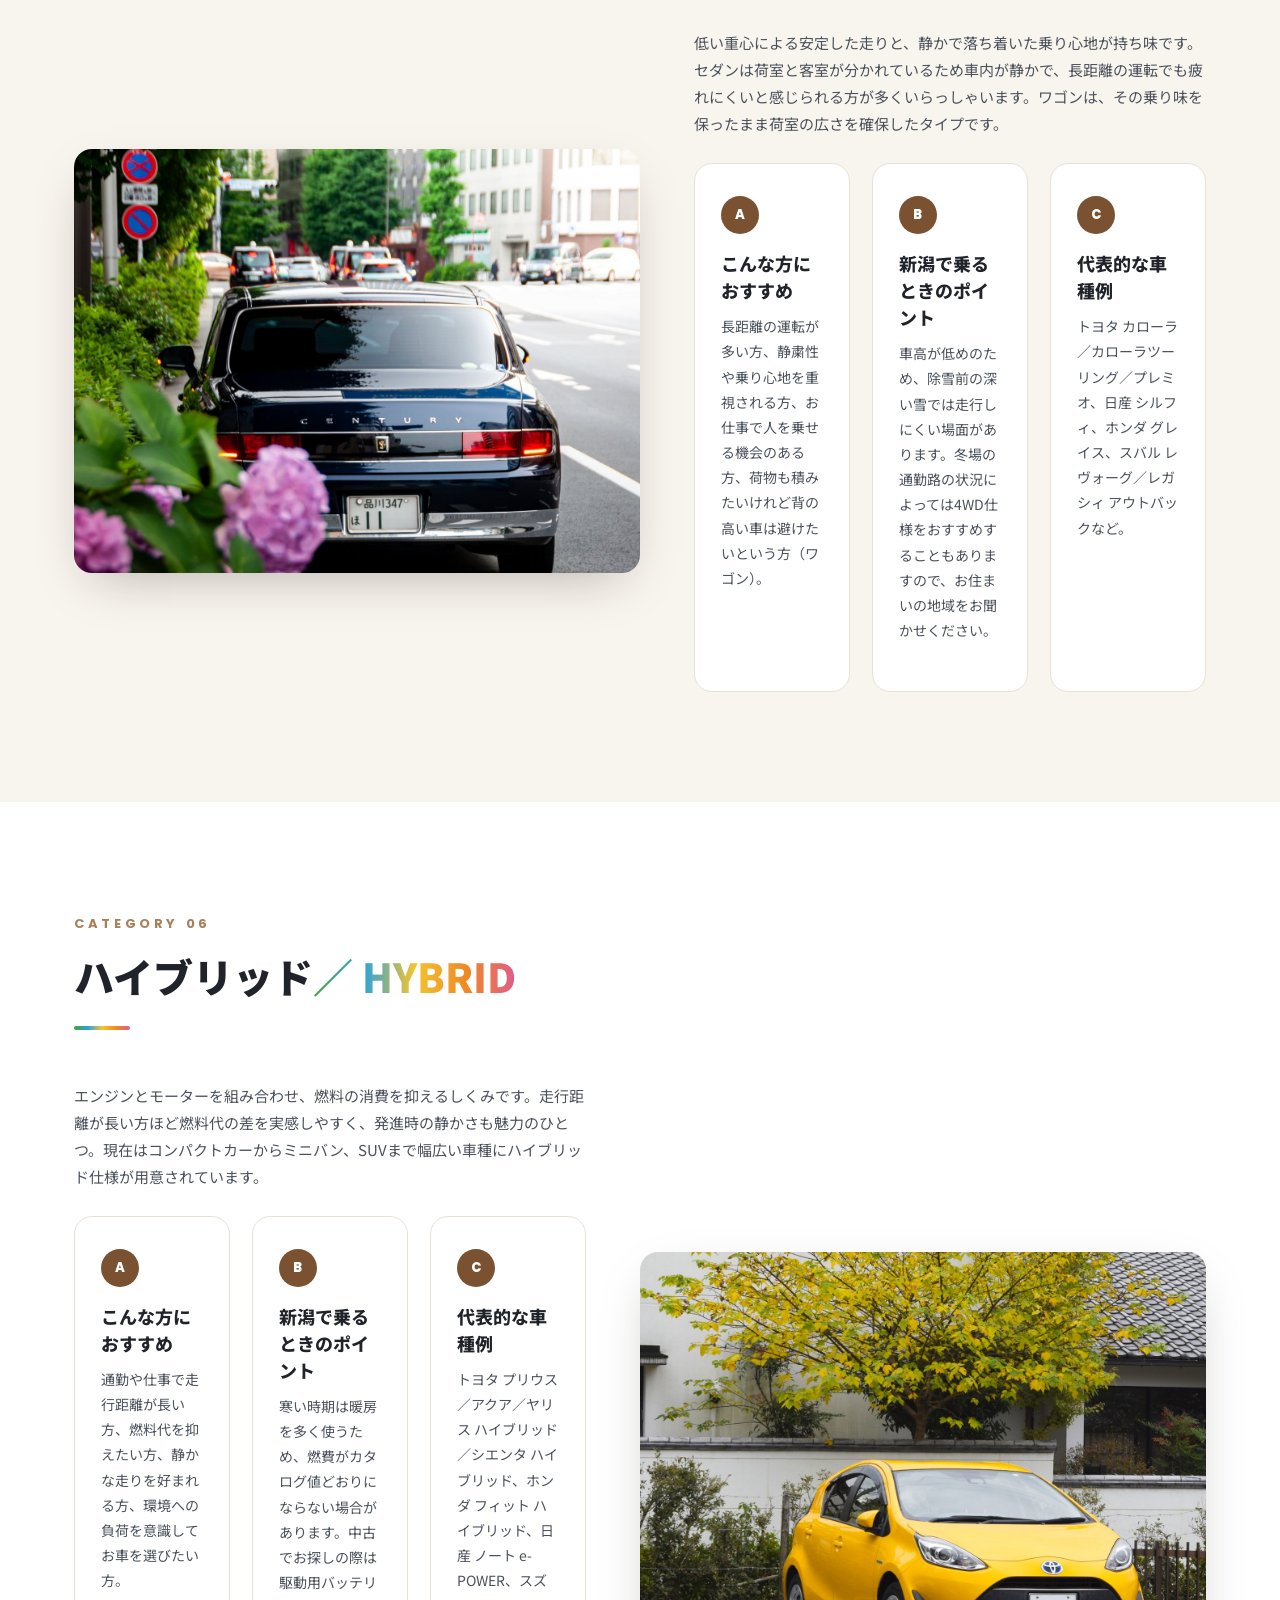
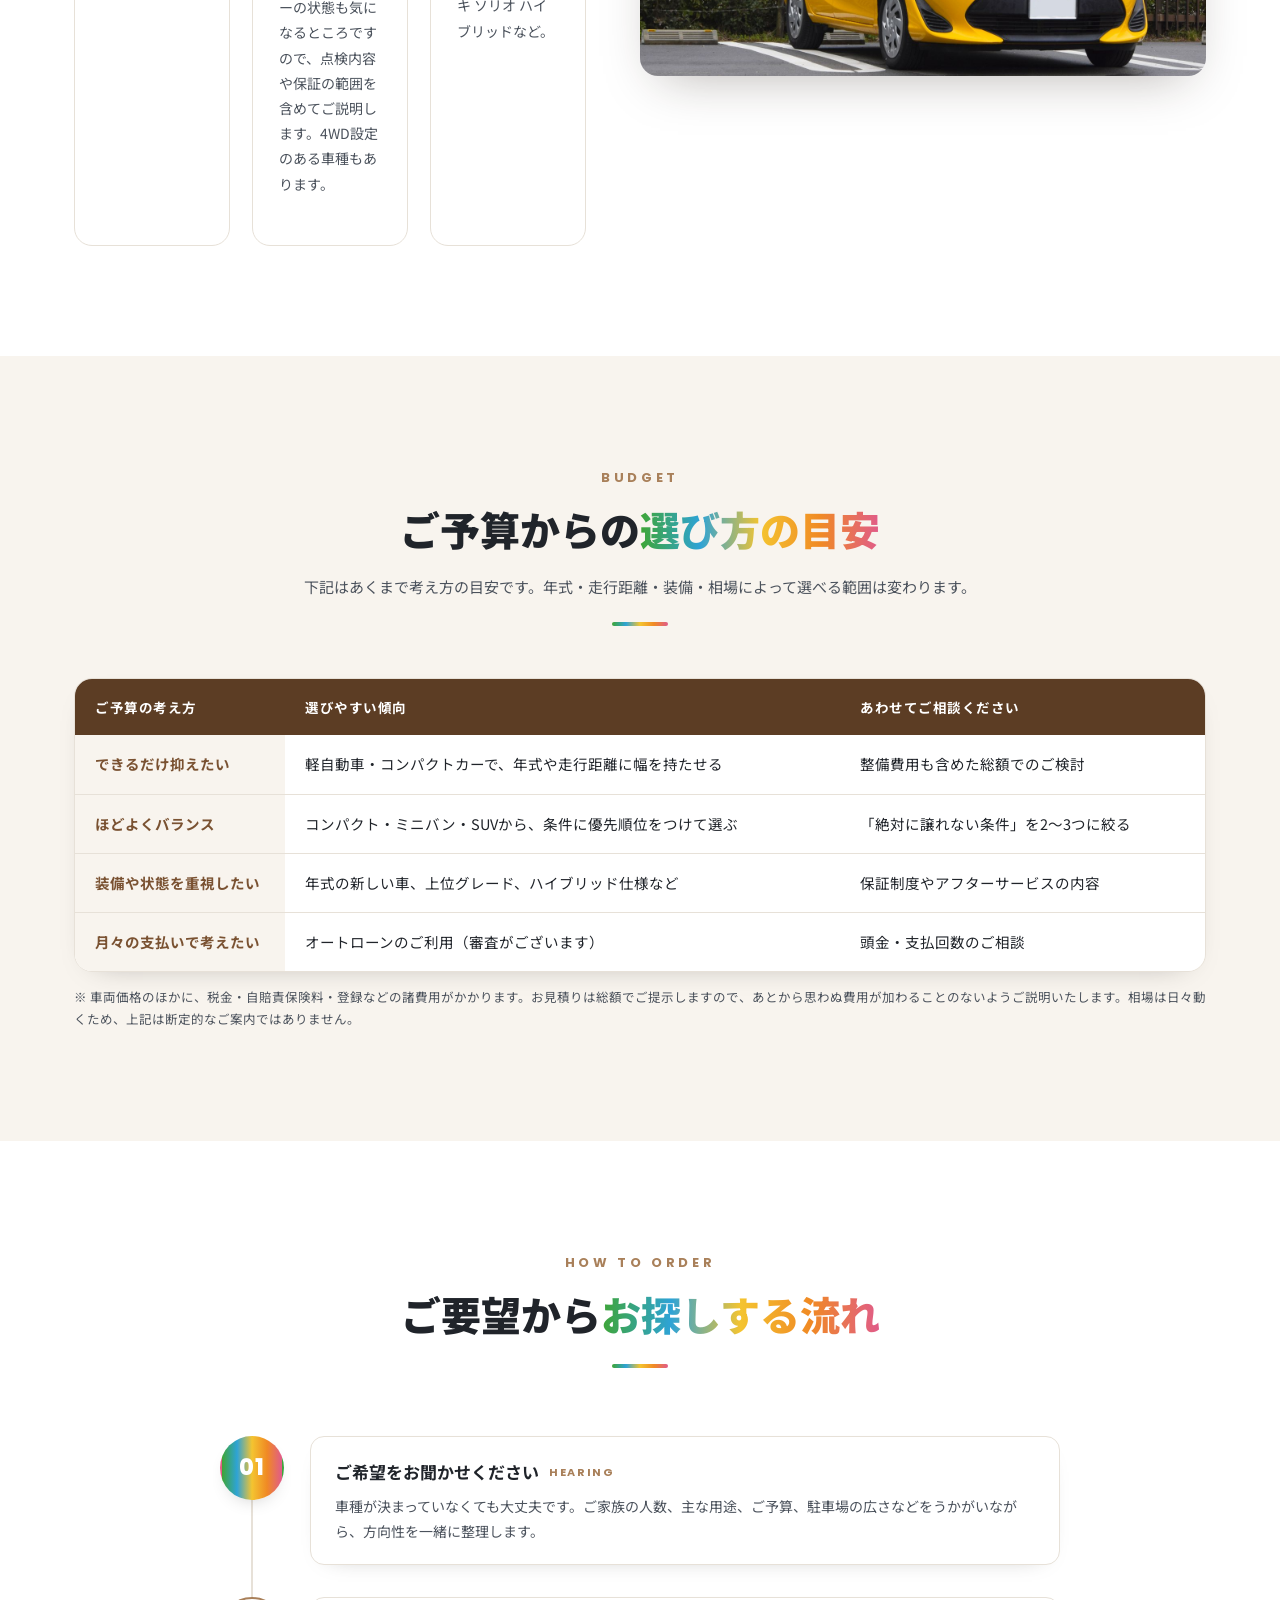
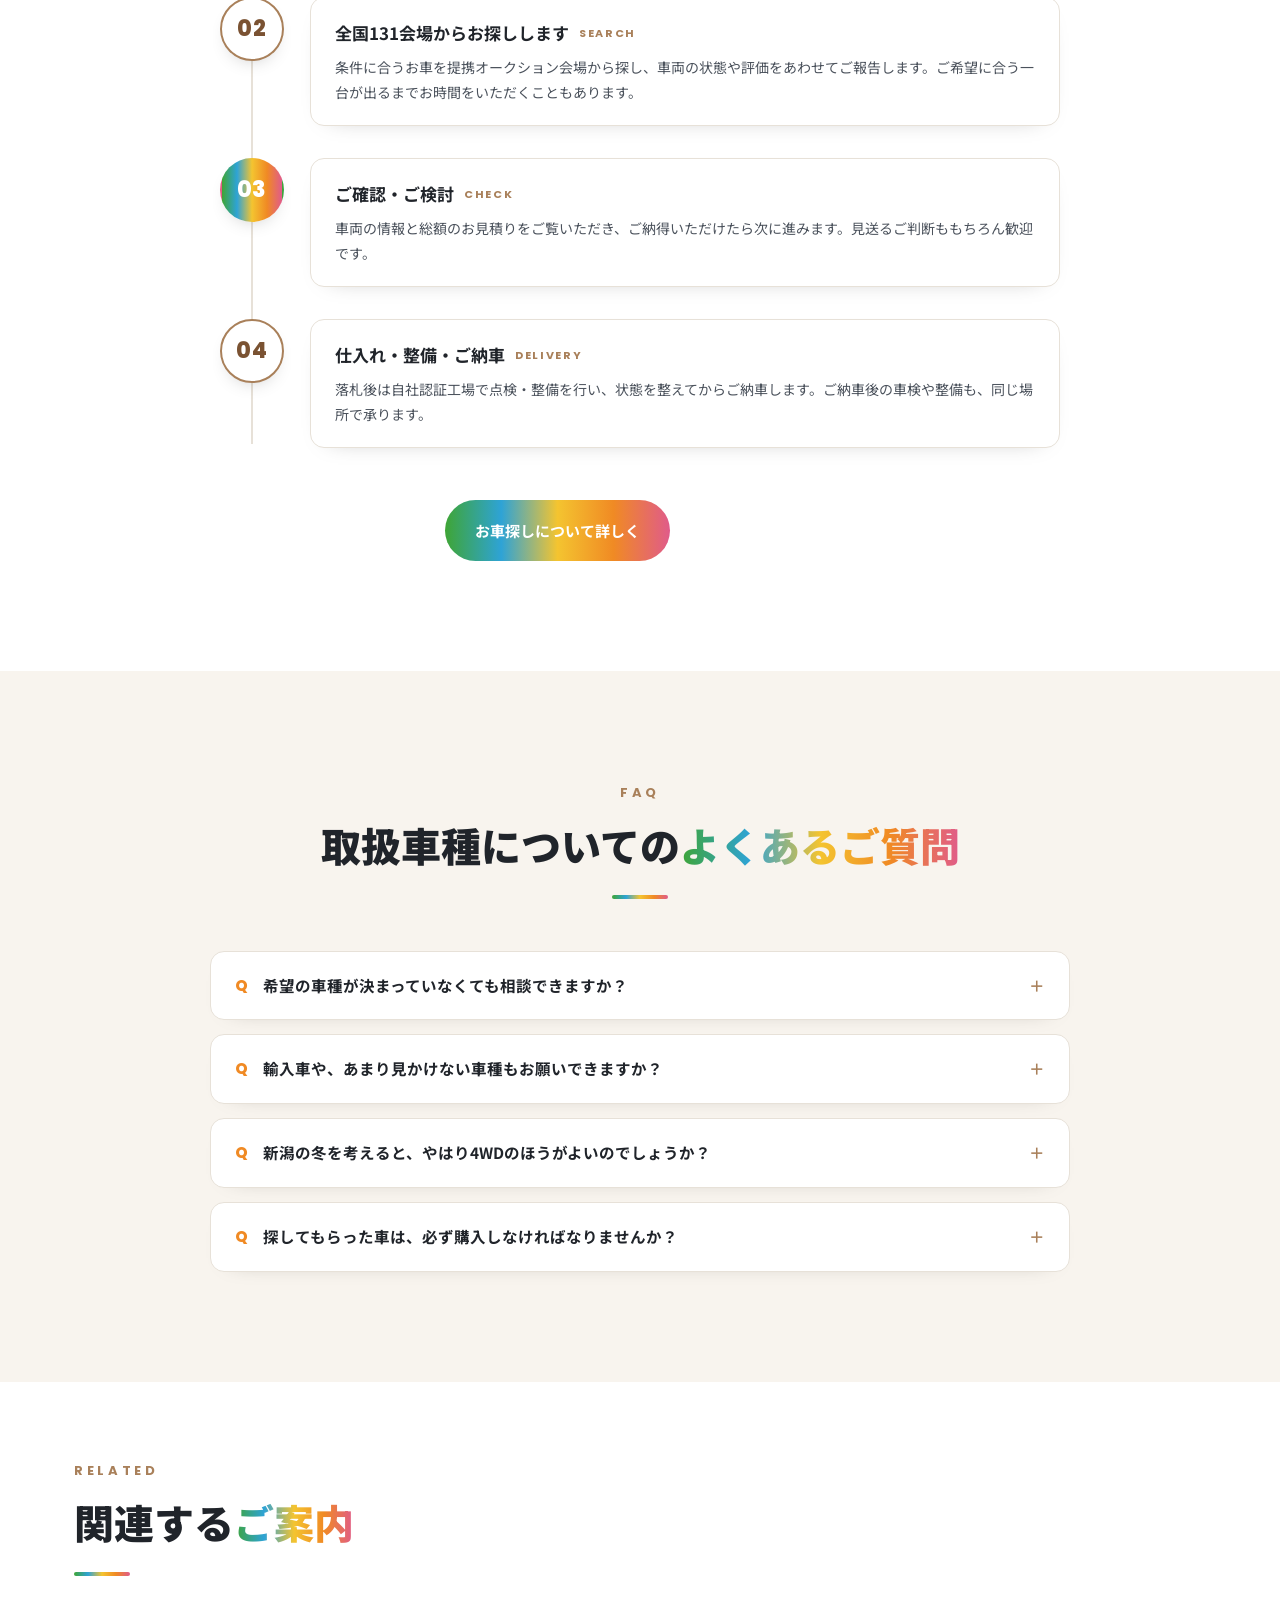
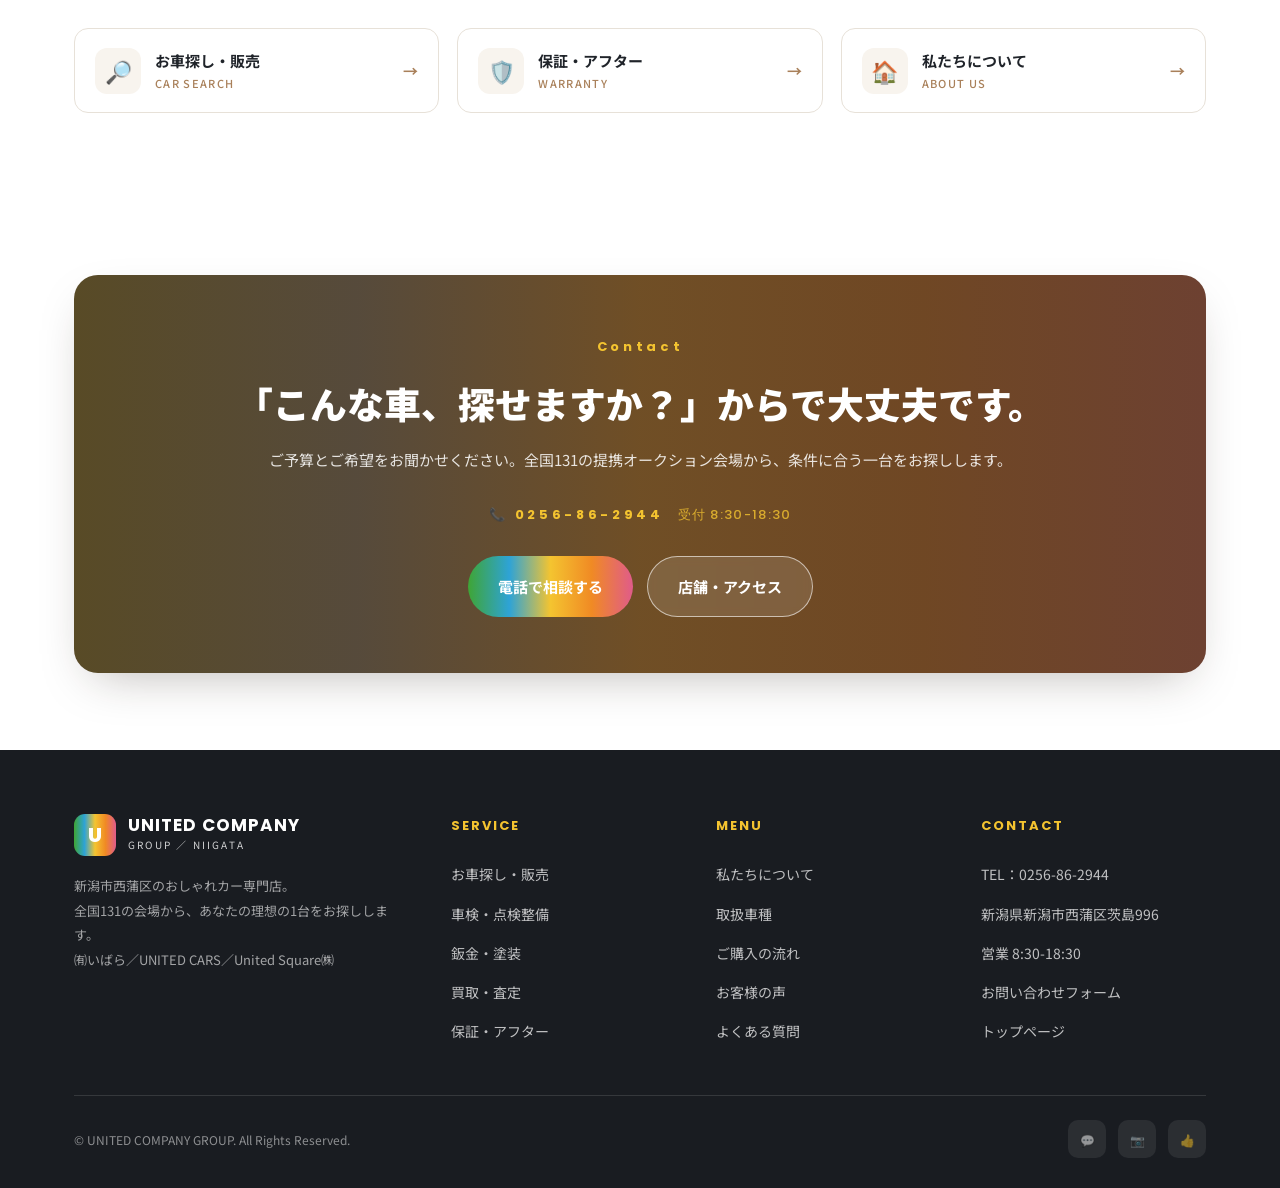
<file: lineup.html>
<!DOCTYPE html>
<html lang="ja">
<head>
<meta charset="UTF-8">
<meta name="viewport" content="width=device-width, initial-scale=1.0">
<title>取扱車種ラインアップ｜ユナイテッドカーズ（㈲いばら）｜新潟市西蒲区の車のお探し専門店</title>
<meta name="description" content="新潟市西蒲区のUNITED COMPANY GROUPは全メーカー全車種を取り扱う車のお探し専門店です。軽自動車・コンパクトカー・ミニバン・1BOX・SUV・RV・セダン・ワゴン・ハイブリッドの特徴と、新潟の雪道での選び方の目安をご紹介します。">
<link rel="canonical" href="https://nextrayjp.github.io/united-company-group/lineup.html">
<meta name="robots" content="index,follow,max-image-preview:large">
<meta name="theme-color" content="#5c3d24">
<meta property="og:type" content="website">
<meta property="og:site_name" content="UNITED COMPANY GROUP">
<meta property="og:locale" content="ja_JP">
<meta property="og:url" content="https://nextrayjp.github.io/united-company-group/lineup.html">
<meta property="og:title" content="取扱車種ラインアップ｜ユナイテッドカーズ（㈲いばら）｜新潟市西蒲区の車のお探し専門店">
<meta property="og:description" content="全メーカー全車種を取り扱う車のお探し専門店。軽自動車・コンパクト・ミニバン・SUV・セダン・ハイブリッドの特徴と、新潟で乗るときの選び方の目安をご紹介します。">
<meta property="og:image" content="https://nextrayjp.github.io/united-company-group/images/ext_wide.jpg">
<meta name="twitter:card" content="summary_large_image">
<meta name="twitter:title" content="取扱車種ラインアップ｜ユナイテッドカーズ（㈲いばら）｜新潟市西蒲区の車のお探し専門店">
<meta name="twitter:description" content="全メーカー全車種を取り扱う車のお探し専門店。6カテゴリの特徴と、新潟で乗るときの選び方の目安をご紹介します。">
<meta name="twitter:image" content="https://nextrayjp.github.io/united-company-group/images/ext_wide.jpg">
<link rel="icon" href="https://nextrayjp.github.io/united-company-group/images/logo.png">
<link rel="apple-touch-icon" href="https://nextrayjp.github.io/united-company-group/images/logo.png">
<link rel="preconnect" href="https://fonts.googleapis.com">
<link rel="preconnect" href="https://fonts.gstatic.com" crossorigin>
<link href="https://fonts.googleapis.com/css2?family=Noto+Sans+JP:wght@400;500;700;900&family=Poppins:wght@400;500;600;700;800&display=swap" rel="stylesheet">
<link rel="stylesheet" href="assets/site.css">
<script type="application/ld+json">
{ "@context": "https://schema.org", "@type": "BreadcrumbList", "itemListElement": [ { "@type": "ListItem", "position": 1, "name": "ホーム", "item": "https://nextrayjp.github.io/united-company-group/" }, { "@type": "ListItem", "position": 2, "name": "取扱車種", "item": "https://nextrayjp.github.io/united-company-group/lineup.html" } ] }
</script>
<script type="application/ld+json">
{ "@context": "https://schema.org", "@type": "ItemList", "name": "取扱車種カテゴリ", "itemListElement": [ { "@type": "ListItem", "position": 1, "name": "軽自動車" }, { "@type": "ListItem", "position": 2, "name": "コンパクトカー" }, { "@type": "ListItem", "position": 3, "name": "ミニバン・1BOX" }, { "@type": "ListItem", "position": 4, "name": "SUV・RV" }, { "@type": "ListItem", "position": 5, "name": "セダン・ワゴン" }, { "@type": "ListItem", "position": 6, "name": "ハイブリッド" } ] }
</script>
</head>
<body>

<header id="hd">
  <div class="wrap bar">
    <a href="index.html" class="logo"><span class="mark en">U</span><span><b>UNITED COMPANY</b><small>GROUP ／ NIIGATA</small></span></a>
    <nav class="main">
      <a class="nl" href="about.html">私たちについて</a>
      <div class="has-drop"><a class="nl" href="service/index.html">サービス ▾</a>
        <div class="drop">
          <a href="service/car-search.html"><span class="di">🔎</span>お車探し・販売</a>
          <a href="service/shaken.html"><span class="di">🔧</span>車検・点検整備</a>
          <a href="service/bankin.html"><span class="di">🎨</span>鈑金・塗装</a>
          <a href="service/kaitori.html"><span class="di">💰</span>買取・査定</a>
          <a href="service/hosho.html"><span class="di">🛡️</span>保証・アフター</a>
        </div>
      </div>
      <a class="nl" href="lineup.html">取扱車種</a>
      <a class="nl" href="index.html#stock">掲載車両</a>
      <a class="nl" href="flow.html">ご購入の流れ</a>
      <a class="nl" href="faq.html">よくある質問</a>
    </nav>
    <div style="display:flex;align-items:center;gap:18px">
      <div class="tel-head"><span class="lbl">お気軽にお電話ください</span><span class="num en">0256-86-2944</span></div>
      <a href="https://line.me/R/ti/p/@202uegpx" class="btn-line" target="_blank" rel="noopener"><span>💬</span>LINEで相談</a>
      <div class="burger" id="burger"><span></span><span></span><span></span></div>
    </div>
  </div>
</header>
<div class="m-nav" id="mnav">
  <span class="m-close" id="mclose">×</span>
  <a href="about.html">私たちについて<span class="en">ABOUT</span></a>
  <div class="mg">SERVICE / サービス</div>
  <a href="service/car-search.html">お車探し・販売</a>
  <a href="service/shaken.html">車検・点検整備</a>
  <a href="service/bankin.html">鈑金・塗装</a>
  <a href="service/kaitori.html">買取・査定</a>
  <a href="service/hosho.html">保証・アフター</a>
  <div class="mg">MENU</div>
  <a href="lineup.html">取扱車種</a>
  <a href="index.html#stock">掲載車両</a>
  <a href="flow.html">ご購入の流れ</a>
  <a href="voice.html">お客様の声</a>
  <a href="faq.html">よくある質問</a>
  <a href="index.html#shop">店舗案内</a>
  <a href="tel:0256862944" style="color:var(--g3)">📞 0256-86-2944</a>
</div>

<section class="page-hero">
  <div class="bg" style="background-image:url('images/lot_cars.jpg')"></div>
  <div class="wrap">
    <span class="en">LINEUP</span>
    <h1>取扱車種</h1>
    <p>全メーカー全車種を取り扱っています。軽自動車からミニバン、SUV、ハイブリッドまで。「在庫から選ぶ」のではなく、「ご希望から探す」お店です。</p>
  </div>
</section>
<div class="crumb"><div class="wrap"><a href="index.html">HOME</a><span class="sp">›</span><span>取扱車種</span></div></div>

<!-- INTRO -->
<section class="sec">
  <div class="wrap">
    <div class="msg">
      <div class="msg-img rv"><img loading="lazy" decoding="async" src="images/kv_01.png" alt="おしゃれカー専門店 UNITED CARS の看板"></div>
      <div class="rv">
        <span class="lbl-pill">全メーカー全車種</span>
        <h3>並んでいる車から選ぶのではなく、<br><span class="u">ご希望の車を、探してきます。</span></h3>
        <p>UNITED CARS は在庫を持たないお車探し専門店です。そのため「今あるものの中から選ぶ」必要がありません。メーカーも車種も問わず、全国131の提携オークション会場から、ご希望の条件に近い一台をお探しします。</p>
        <p>このページでは、私たちが日ごろよくご相談をいただく6つのカテゴリについて、それぞれの特徴と、新潟で乗るときに気にしておきたいポイントをご紹介します。「どのタイプが自分に合うのか分からない」という段階でも構いません。ご家族の人数、通勤の距離、駐車場の広さ、冬の運転への不安——そうしたお話をうかがいながら、一緒に絞り込んでいきます。</p>
        <p>なお、掲載している車名はあくまで一般的な例です。実際にお探しできる車種・年式・グレードや価格は、そのときの相場や流通状況によって変わります。具体的なご相談は、お電話でお気軽にどうぞ。</p>
        <p class="note" style="margin-top:18px">※ 各カテゴリの写真のうち、軽自動車・コンパクトカー・ミニバンは当店で撮影したお車です。SUV・セダン・ハイブリッドはイメージ写真で、いずれも販売中の車両を示すものではありません。</p>
      </div>
    </div>
    <div class="line-grid rv" style="margin-top:50px">
      <div class="line-cat"><div class="emj">🚗</div><div class="cap"><b>軽自動車</b><span>KEI CAR</span></div></div>
      <div class="line-cat"><div class="emj">🚙</div><div class="cap"><b>コンパクトカー</b><span>COMPACT</span></div></div>
      <div class="line-cat"><div class="emj">🚐</div><div class="cap"><b>ミニバン・1BOX</b><span>MINIVAN</span></div></div>
      <div class="line-cat"><div class="emj">🏔️</div><div class="cap"><b>SUV・RV</b><span>SUV / RV</span></div></div>
      <div class="line-cat"><div class="emj">🚘</div><div class="cap"><b>セダン・ワゴン</b><span>SEDAN / WAGON</span></div></div>
      <div class="line-cat"><div class="emj">🍃</div><div class="cap"><b>ハイブリッド</b><span>HYBRID</span></div></div>
    </div>
  </div>
</section>

<!-- 01 KEI -->
<section class="sec cream">
  <div class="wrap">
    <div class="head rv left"><span class="en">Category 01</span><h2>軽自動車<span class="u">／ KEI CAR</span></h2></div>
    <div class="msg">
      <div class="msg-img rv"><img loading="lazy" decoding="async" src="images/car2.jpg" alt="軽自動車の一例：日産 デイズ（店舗にて撮影）"></div>
      <div class="rv">
        <p>新潟の生活道路や、冬に道幅が狭くなる場面では、軽自動車の小回りのよさが本当にありがたく感じられます。税金や保険料などの維持費を抑えやすく、燃費のよい車種が多いのも魅力です。近年はスライドドアを備えた背の高いタイプが増え、室内の広さや使い勝手も大きく向上しています。</p>
        <div class="str-grid" style="margin-top:26px">
          <div class="str"><div class="n en">A</div><h4>こんな方におすすめ</h4><p>通勤・お買い物が中心の方、はじめての一台をお探しの方、セカンドカーをご検討の方、駐車場が狭めのお宅、維持費をできるだけ抑えたい方。</p></div>
          <div class="str"><div class="n en">B</div><h4>新潟で乗るときのポイント</h4><p>雪の多い地域では4WDのご希望が多くいただかれます。車体が軽いぶん、冬用タイヤの状態が走りやすさを大きく左右します。寒冷地向け装備やシートヒーターの有無もご確認ください。</p></div>
          <div class="str"><div class="n en">C</div><h4>代表的な車種例</h4><p>スズキ ワゴンR／スペーシア、ダイハツ タント／ムーヴ、ホンダ N-BOX、日産 デイズ、スバル シフォンなど。同じ軽でも室内の高さや扉の形が異なります。</p></div>
        </div>
      </div>
    </div>
  </div>
</section>

<!-- 02 COMPACT -->
<section class="sec">
  <div class="wrap">
    <div class="head rv left"><span class="en">Category 02</span><h2>コンパクトカー<span class="u">／ COMPACT</span></h2></div>
    <div class="msg rev">
      <div class="msg-img rv"><img loading="lazy" decoding="async" src="images/car1.jpg" alt="コンパクトカーの一例：スズキ ソリオ（店舗にて撮影）"></div>
      <div class="rv">
        <p>軽自動車の扱いやすさと、普通車の走行性能や安心感のちょうど中間にあるのがコンパクトカーです。高速道路での長距離移動でも余裕があり、それでいて車体は大きすぎないため、街中でも困りません。装備の選択肢が広く、ご予算に応じて調整しやすいカテゴリでもあります。</p>
        <div class="str-grid" style="margin-top:26px">
          <div class="str"><div class="n en">A</div><h4>こんな方におすすめ</h4><p>おひとりから3〜4人でお使いの方、通勤に加えて時々遠出もされる方、軽では少し物足りないと感じている方、燃費と走りのバランスを重視される方。</p></div>
          <div class="str"><div class="n en">B</div><h4>新潟で乗るときのポイント</h4><p>冬道を走る機会が多い方には4WD仕様も選択肢に入ります。積雪時は最低地上高が効いてくる場面もありますので、ご使用される道路の状況をお聞かせください。</p></div>
          <div class="str"><div class="n en">C</div><h4>代表的な車種例</h4><p>トヨタ ヤリス／アクア、ホンダ フィット、日産 ノート、スズキ スイフト、マツダ デミオ（MAZDA2）など。ハイブリッド設定のある車種も多くあります。</p></div>
        </div>
      </div>
    </div>
  </div>
</section>

<!-- 03 MINIVAN -->
<section class="sec cream">
  <div class="wrap">
    <div class="head rv left"><span class="en">Category 03</span><h2>ミニバン・1BOX<span class="u">／ MINIVAN</span></h2></div>
    <div class="msg">
      <div class="msg-img rv"><img loading="lazy" decoding="async" src="images/car3.jpg" alt="ミニバンの一例：トヨタ アルファード（店舗にて撮影）"></div>
      <div class="rv">
        <p>3列シートで大人数が乗れること、荷物をたくさん積めること、そしてスライドドアの使いやすさが大きな魅力です。お子さまの送り迎えや部活動、ご家族での旅行、レジャーの道具を積む用途まで幅広く活躍します。同じミニバンでも全長や室内高がかなり違うため、実際の使い方に合わせて選ぶことが大切です。</p>
        <div class="str-grid" style="margin-top:26px">
          <div class="str"><div class="n en">A</div><h4>こんな方におすすめ</h4><p>お子さまのいるご家族、3世代でお出かけされる方、大きな荷物や道具を積む機会の多い方、狭い場所での乗り降りのしやすさを重視される方。</p></div>
          <div class="str"><div class="n en">B</div><h4>新潟で乗るときのポイント</h4><p>車体が大きいぶん、冬場の駐車スペースや通り道の幅は事前にご確認ください。雪道での安定感を求めて4WDを選ばれる方も多く、スタッドレスタイヤのサイズによって費用も変わってきます。</p></div>
          <div class="str"><div class="n en">C</div><h4>代表的な車種例</h4><p>トヨタ ノア／ヴォクシー／シエンタ／アルファード、日産 セレナ、ホンダ ステップワゴン／フリードなど。7人乗り・8人乗りの違いもご相談ください。</p></div>
        </div>
      </div>
    </div>
  </div>
</section>

<!-- 04 SUV -->
<section class="sec">
  <div class="wrap">
    <div class="head rv left"><span class="en">Category 04</span><h2>SUV・RV<span class="u">／ SUV &amp; RV</span></h2></div>
    <div class="msg rev">
      <div class="msg-img rv"><img loading="lazy" decoding="async" src="images/suv_01.jpg" alt="SUVの一例：トヨタ ランドクルーザー"></div>
      <div class="rv">
        <p>車高が高く見晴らしがよいこと、悪路や積雪路での安心感、そしてアウトドア用品を積みやすい荷室。SUVはここ数年でとくにご相談の増えているカテゴリです。コンパクトSUVから本格的なクロカンタイプまで幅が広く、見た目の好みで選ばれる方も多くいらっしゃいます。</p>
        <div class="str-grid" style="margin-top:26px">
          <div class="str"><div class="n en">A</div><h4>こんな方におすすめ</h4><p>キャンプやスキー・スノーボードなどレジャーを楽しまれる方、冬道の走行に不安のある方、視界の高い運転席を好まれる方、外観の雰囲気を大切にしたい方。</p></div>
          <div class="str"><div class="n en">B</div><h4>新潟で乗るときのポイント</h4><p>最低地上高があるため積雪路で有利になる場面があります。ただし4WDでも止まる性能が上がるわけではありませんので、冬用タイヤの状態と安全運転が前提です。立体駐車場の高さ制限もご確認ください。</p></div>
          <div class="str"><div class="n en">C</div><h4>代表的な車種例</h4><p>トヨタ ライズ／RAV4／ハリアー／ランドクルーザー、日産 エクストレイル／キックス、ホンダ ヴェゼル、スバル フォレスター／XV、スズキ ジムニーなど。</p></div>
        </div>
      </div>
    </div>
  </div>
</section>

<!-- 05 SEDAN -->
<section class="sec cream">
  <div class="wrap">
    <div class="head rv left"><span class="en">Category 05</span><h2>セダン・ワゴン<span class="u">／ SEDAN &amp; WAGON</span></h2></div>
    <div class="msg">
      <div class="msg-img rv"><img loading="lazy" decoding="async" src="images/stock_sedan.jpg" alt="セダンのイメージ写真（東京都内にて撮影）"></div>
      <div class="rv">
        <p>低い重心による安定した走りと、静かで落ち着いた乗り心地が持ち味です。セダンは荷室と客室が分かれているため車内が静かで、長距離の運転でも疲れにくいと感じられる方が多くいらっしゃいます。ワゴンは、その乗り味を保ったまま荷室の広さを確保したタイプです。</p>
        <div class="str-grid" style="margin-top:26px">
          <div class="str"><div class="n en">A</div><h4>こんな方におすすめ</h4><p>長距離の運転が多い方、静粛性や乗り心地を重視される方、お仕事で人を乗せる機会のある方、荷物も積みたいけれど背の高い車は避けたいという方（ワゴン）。</p></div>
          <div class="str"><div class="n en">B</div><h4>新潟で乗るときのポイント</h4><p>車高が低めのため、除雪前の深い雪では走行しにくい場面があります。冬場の通勤路の状況によっては4WD仕様をおすすめすることもありますので、お住まいの地域をお聞かせください。</p></div>
          <div class="str"><div class="n en">C</div><h4>代表的な車種例</h4><p>トヨタ カローラ／カローラツーリング／プレミオ、日産 シルフィ、ホンダ グレイス、スバル レヴォーグ／レガシィ アウトバックなど。</p></div>
        </div>
      </div>
    </div>
  </div>
</section>

<!-- 06 HYBRID -->
<section class="sec">
  <div class="wrap">
    <div class="head rv left"><span class="en">Category 06</span><h2>ハイブリッド<span class="u">／ HYBRID</span></h2></div>
    <div class="msg rev">
      <div class="msg-img rv"><img loading="lazy" decoding="async" src="images/stock_hybrid.jpg" alt="ハイブリッド車の一例：トヨタ アクア（京都府宇治市にて撮影・イメージ写真）"></div>
      <div class="rv">
        <p>エンジンとモーターを組み合わせ、燃料の消費を抑えるしくみです。走行距離が長い方ほど燃料代の差を実感しやすく、発進時の静かさも魅力のひとつ。現在はコンパクトカーからミニバン、SUVまで幅広い車種にハイブリッド仕様が用意されています。</p>
        <div class="str-grid" style="margin-top:26px">
          <div class="str"><div class="n en">A</div><h4>こんな方におすすめ</h4><p>通勤や仕事で走行距離が長い方、燃料代を抑えたい方、静かな走りを好まれる方、環境への負荷を意識してお車を選びたい方。</p></div>
          <div class="str"><div class="n en">B</div><h4>新潟で乗るときのポイント</h4><p>寒い時期は暖房を多く使うため、燃費がカタログ値どおりにならない場合があります。中古でお探しの際は駆動用バッテリーの状態も気になるところですので、点検内容や保証の範囲を含めてご説明します。4WD設定のある車種もあります。</p></div>
          <div class="str"><div class="n en">C</div><h4>代表的な車種例</h4><p>トヨタ プリウス／アクア／ヤリス ハイブリッド／シエンタ ハイブリッド、ホンダ フィット ハイブリッド、日産 ノート e-POWER、スズキ ソリオ ハイブリッドなど。</p></div>
        </div>
      </div>
    </div>
  </div>
</section>

<!-- BUDGET -->
<section class="sec cream">
  <div class="wrap">
    <div class="head rv"><span class="en">Budget</span><h2>ご予算からの<span class="u">選び方の目安</span></h2><p class="sub">下記はあくまで考え方の目安です。年式・走行距離・装備・相場によって選べる範囲は変わります。</p></div>
    <div class="tbl-wrap rv">
      <table class="tbl">
        <thead><tr><th>ご予算の考え方</th><th>選びやすい傾向</th><th>あわせてご相談ください</th></tr></thead>
        <tbody>
          <tr><th>できるだけ抑えたい</th><td>軽自動車・コンパクトカーで、年式や走行距離に幅を持たせる</td><td>整備費用も含めた総額でのご検討</td></tr>
          <tr><th>ほどよくバランス</th><td>コンパクト・ミニバン・SUVから、条件に優先順位をつけて選ぶ</td><td>「絶対に譲れない条件」を2〜3つに絞る</td></tr>
          <tr><th>装備や状態を重視したい</th><td>年式の新しい車、上位グレード、ハイブリッド仕様など</td><td>保証制度やアフターサービスの内容</td></tr>
          <tr><th>月々の支払いで考えたい</th><td>オートローンのご利用（審査がございます）</td><td>頭金・支払回数のご相談</td></tr>
        </tbody>
      </table>
    </div>
    <p class="note">※ 車両価格のほかに、税金・自賠責保険料・登録などの諸費用がかかります。お見積りは総額でご提示しますので、あとから思わぬ費用が加わることのないようご説明いたします。相場は日々動くため、上記は断定的なご案内ではありません。</p>
  </div>
</section>

<!-- FLOW -->
<section class="sec">
  <div class="wrap">
    <div class="head rv"><span class="en">How to Order</span><h2>ご要望から<span class="u">お探しする流れ</span></h2></div>
    <div class="flow">
      <div class="step rv"><div class="no en">01</div><div class="st-body"><h4>ご希望をお聞かせください <span class="en">HEARING</span></h4><p>車種が決まっていなくても大丈夫です。ご家族の人数、主な用途、ご予算、駐車場の広さなどをうかがいながら、方向性を一緒に整理します。</p></div></div>
      <div class="step rv"><div class="no en">02</div><div class="st-body"><h4>全国131会場からお探しします <span class="en">SEARCH</span></h4><p>条件に合うお車を提携オークション会場から探し、車両の状態や評価をあわせてご報告します。ご希望に合う一台が出るまでお時間をいただくこともあります。</p></div></div>
      <div class="step rv"><div class="no en">03</div><div class="st-body"><h4>ご確認・ご検討 <span class="en">CHECK</span></h4><p>車両の情報と総額のお見積りをご覧いただき、ご納得いただけたら次に進みます。見送るご判断ももちろん歓迎です。</p></div></div>
      <div class="step rv"><div class="no en">04</div><div class="st-body"><h4>仕入れ・整備・ご納車 <span class="en">DELIVERY</span></h4><p>落札後は自社認証工場で点検・整備を行い、状態を整えてからご納車します。ご納車後の車検や整備も、同じ場所で承ります。</p></div></div>
    </div>
    <div class="cta-btns rv" style="justify-content:center;margin-top:36px">
      <a href="service/car-search.html" class="btn btn-primary" style="box-shadow:none">お車探しについて詳しく</a>
      <a href="flow.html" class="btn btn-ghost">ご購入の流れ</a>
    </div>
  </div>
</section>

<!-- FAQ -->
<section class="sec cream">
  <div class="wrap">
    <div class="head rv"><span class="en">FAQ</span><h2>取扱車種についての<span class="u">よくあるご質問</span></h2></div>
    <div class="faq rv">
      <details><summary><span class="qq en">Q</span>希望の車種が決まっていなくても相談できますか？</summary><div class="ans">もちろんです。むしろ、そういったご相談がいちばん多くいただきます。ご家族の人数や用途、ご予算などをうかがいながら、どのタイプが合いそうかを一緒に考えていきます。その場でお決めいただく必要はありません。</div></details>
      <details><summary><span class="qq en">Q</span>輸入車や、あまり見かけない車種もお願いできますか？</summary><div class="ans">全メーカー全車種を取り扱っておりますので、まずはご相談ください。流通の少ないお車の場合は、お探しするのにお時間をいただくことがあります。見つかる見込みについても正直にお伝えします。</div></details>
      <details><summary><span class="qq en">Q</span>新潟の冬を考えると、やはり4WDのほうがよいのでしょうか？</summary><div class="ans">お住まいの地域や通勤経路の状況によります。除雪の行き届いた道が中心であれば2WDでも十分な場合がありますし、坂道や雪の深い地域では4WDが安心につながります。いずれの場合も、冬用タイヤをきちんと備えることがいちばん大切です。ご事情をうかがったうえでご提案します。</div></details>
      <details><summary><span class="qq en">Q</span>探してもらった車は、必ず購入しなければなりませんか？</summary><div class="ans">お探しした結果をご覧いただいたうえで、ご納得いただけなければ見送っていただいて構いません。条件を変えて探し直すことも可能です。無理におすすめすることはいたしません。</div></details>
    </div>
  </div>
</section>

<!-- SERVICE NAV -->
<section class="sec tight">
  <div class="wrap">
    <div class="head rv left"><span class="en">Related</span><h2>関連する<span class="u">ご案内</span></h2></div>
    <div class="svc-nav rv">
      <a href="service/car-search.html"><span class="si">🔎</span><span>お車探し・販売<small>CAR SEARCH</small></span><span class="go">→</span></a>
      <a href="service/hosho.html"><span class="si">🛡️</span><span>保証・アフター<small>WARRANTY</small></span><span class="go">→</span></a>
      <a href="about.html"><span class="si">🏠</span><span>私たちについて<small>ABOUT US</small></span><span class="go">→</span></a>
    </div>
  </div>
</section>

<!-- CTA -->
<section class="sec tight">
  <div class="wrap">
    <div class="contact-cta rv">
      <span class="en">Contact</span>
      <h2>「こんな車、探せますか？」からで大丈夫です。</h2>
      <p>ご予算とご希望をお聞かせください。全国131の提携オークション会場から、条件に合う一台をお探しします。</p>
      <a href="tel:0256862944" class="cta-tel en">📞 0256-86-2944 <small>受付 8:30-18:30</small></a>
      <div class="cta-btns">
        <a href="tel:0256862944" class="btn btn-primary" style="box-shadow:none">電話で相談する</a>
        <a href="index.html#shop" class="btn btn-ghost">店舗・アクセス</a>
      </div>
    </div>
  </div>
</section>

<footer>
  <div class="wrap">
    <div class="f-top">
      <div class="f-brand">
        <a href="index.html" class="logo" style="color:#fff"><span class="mark en">U</span><span><b>UNITED COMPANY</b><small>GROUP ／ NIIGATA</small></span></a>
        <p>新潟市西蒲区のおしゃれカー専門店。<br>全国131の会場から、あなたの理想の1台をお探しします。<br>㈲いばら／UNITED CARS／United Square㈱</p>
      </div>
      <div class="f-col"><h5>SERVICE</h5>
        <a href="service/car-search.html">お車探し・販売</a>
        <a href="service/shaken.html">車検・点検整備</a>
        <a href="service/bankin.html">鈑金・塗装</a>
        <a href="service/kaitori.html">買取・査定</a>
        <a href="service/hosho.html">保証・アフター</a>
      </div>
      <div class="f-col"><h5>MENU</h5>
        <a href="about.html">私たちについて</a>
        <a href="lineup.html">取扱車種</a>
        <a href="flow.html">ご購入の流れ</a>
        <a href="voice.html">お客様の声</a>
        <a href="faq.html">よくある質問</a>
      </div>
      <div class="f-col"><h5>CONTACT</h5>
        <a href="tel:0256862944">TEL：0256-86-2944</a>
        <a href="index.html#shop">新潟県新潟市西蒲区茨島996</a>
        <a href="index.html#shop">営業 8:30-18:30</a>
        <a href="index.html#contact-form">お問い合わせフォーム</a>
        <a href="index.html">トップページ</a>
      </div>
    </div>
    <div class="f-bottom"><span>© UNITED COMPANY GROUP. All Rights Reserved.</span>
      <div class="f-sns"><a href="#" aria-label="LINE">💬</a><a href="#" aria-label="Instagram">📷</a><a href="#" aria-label="Facebook">👍</a></div>
    </div>
  </div>
</footer>

<a href="https://line.me/R/ti/p/@202uegpx" class="float-line" target="_blank" rel="noopener"><span>💬</span>LINEで相談する</a>
<script src="assets/site.js"></script>
</body>
</html>
</file>
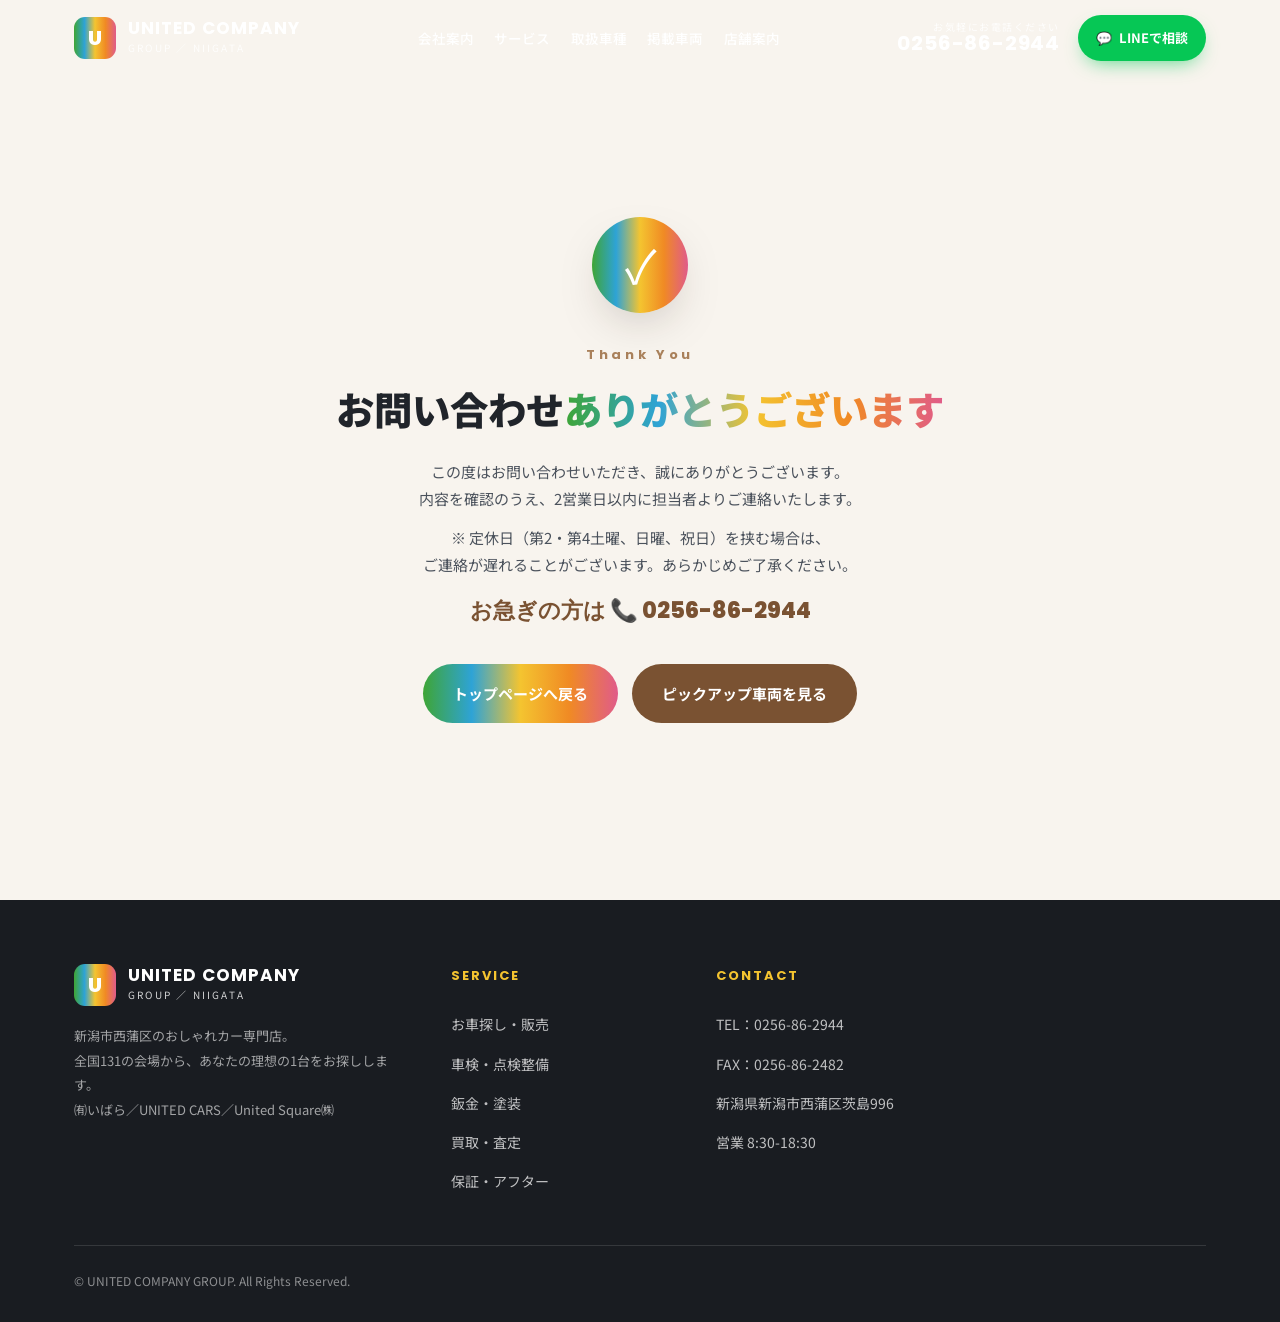
<file: thanks.html>
﻿<!DOCTYPE html>
<html lang="ja">
<head>
<meta charset="UTF-8">
<meta name="viewport" content="width=device-width, initial-scale=1.0">
<title>お問い合わせありがとうございます｜UNITED COMPANY GROUP</title>
<meta name="robots" content="noindex">
<link rel="canonical" href="https://nextrayjp.github.io/united-company-group/thanks.html">
<meta name="robots" content="noindex,follow">
<meta name="theme-color" content="#5c3d24">
<meta property="og:type" content="website">
<meta property="og:site_name" content="UNITED COMPANY GROUP">
<meta property="og:locale" content="ja_JP">
<meta property="og:url" content="https://nextrayjp.github.io/united-company-group/thanks.html">
<meta property="og:title" content="お問い合わせありがとうございます｜UNITED COMPANY GROUP">
<meta property="og:description" content="">
<meta property="og:image" content="https://nextrayjp.github.io/united-company-group/images/ext_wide.jpg">
<meta name="twitter:card" content="summary_large_image">
<meta name="twitter:title" content="お問い合わせありがとうございます｜UNITED COMPANY GROUP">
<meta name="twitter:description" content="">
<meta name="twitter:image" content="https://nextrayjp.github.io/united-company-group/images/ext_wide.jpg">
<link rel="icon" href="https://nextrayjp.github.io/united-company-group/images/logo.png">
<link rel="apple-touch-icon" href="https://nextrayjp.github.io/united-company-group/images/logo.png"><link rel="preconnect" href="https://fonts.googleapis.com">
<link rel="preconnect" href="https://fonts.gstatic.com" crossorigin>
<link href="https://fonts.googleapis.com/css2?family=Noto+Sans+JP:wght@400;500;700;900&family=Poppins:wght@400;500;600;700;800&display=swap" rel="stylesheet">
<link rel="stylesheet" href="assets/site.css">
<style>
.thanks{min-height:100vh;display:flex;align-items:center;justify-content:center;text-align:center;background:var(--cream);padding:120px 24px 80px}
.thanks .card{max-width:640px}
.thanks .chk{width:96px;height:96px;border-radius:50%;background:var(--brand);color:#fff;display:grid;place-items:center;font-size:46px;margin:0 auto 30px;box-shadow:var(--shadow)}
.thanks .en{display:block;font-weight:700;letter-spacing:.28em;color:var(--wood-l);font-size:13px;margin-bottom:14px}
.thanks h1{font-size:clamp(1.6rem,4vw,2.4rem);font-weight:900;line-height:1.5;margin-bottom:20px}
.thanks h1 .u{background:var(--brand);-webkit-background-clip:text;background-clip:text;color:transparent}
.thanks p{color:var(--ink-soft);margin-bottom:12px}
.thanks .tel{font-family:"Poppins";font-weight:800;font-size:1.4rem;color:var(--wood);margin-top:8px}
.thanks .btns{margin-top:34px;display:flex;gap:14px;justify-content:center;flex-wrap:wrap}
</style>
</head>
<body>

<header id="hd">
  <div class="wrap bar">
    <a href="index.html" class="logo"><span class="mark en">U</span><span><b>UNITED COMPANY</b><small>GROUP ／ NIIGATA</small></span></a>
    <nav class="main">
      <a class="nl" href="index.html#about">会社案内</a>
      <a class="nl" href="service/index.html">サービス</a>
      <a class="nl" href="index.html#lineup">取扱車種</a>
      <a class="nl" href="index.html#stock">掲載車両</a>
      <a class="nl" href="index.html#shop">店舗案内</a>
    </nav>
    <div style="display:flex;align-items:center;gap:18px">
      <div class="tel-head"><span class="lbl">お気軽にお電話ください</span><span class="num en">0256-86-2944</span></div>
      <a href="https://line.me/R/ti/p/@202uegpx" class="btn-line" target="_blank" rel="noopener"><span>💬</span>LINEで相談</a>
      <div class="burger" id="burger"><span></span><span></span><span></span></div>
    </div>
  </div>
</header>
<div class="m-nav" id="mnav">
  <span class="m-close" id="mclose">×</span>
  <a href="index.html">トップページ<span class="en">HOME</span></a>
  <a href="service/index.html">サービス<span class="en">SERVICE</span></a>
  <a href="index.html#stock">掲載車両<span class="en">STOCK</span></a>
  <a href="index.html#shop">店舗案内<span class="en">SHOP</span></a>
  <a href="tel:0256862944" style="color:var(--g3)">📞 0256-86-2944</a>
</div>

<section class="thanks">
  <div class="card">
    <div class="chk">✓</div>
    <span class="en">Thank You</span>
    <h1>お問い合わせ<span class="u">ありがとうございます</span></h1>
    <p>この度はお問い合わせいただき、誠にありがとうございます。<br>内容を確認のうえ、2営業日以内に担当者よりご連絡いたします。</p>
    <p>※ 定休日（第2・第4土曜、日曜、祝日）を挟む場合は、<br>ご連絡が遅れることがございます。あらかじめご了承ください。</p>
    <p class="tel">お急ぎの方は 📞 0256-86-2944</p>
    <div class="btns">
      <a href="index.html" class="btn btn-primary" style="box-shadow:none">トップページへ戻る</a>
      <a href="index.html#stock" class="btn btn-wood">ピックアップ車両を見る</a>
    </div>
  </div>
</section>

<footer>
  <div class="wrap">
    <div class="f-top">
      <div class="f-brand">
        <a href="index.html" class="logo" style="color:#fff"><span class="mark en">U</span><span><b>UNITED COMPANY</b><small>GROUP ／ NIIGATA</small></span></a>
        <p>新潟市西蒲区のおしゃれカー専門店。<br>全国131の会場から、あなたの理想の1台をお探しします。<br>㈲いばら／UNITED CARS／United Square㈱</p>
      </div>
      <div class="f-col"><h5>SERVICE</h5>
        <a href="service/car-search.html">お車探し・販売</a>
        <a href="service/shaken.html">車検・点検整備</a>
        <a href="service/bankin.html">鈑金・塗装</a>
        <a href="service/kaitori.html">買取・査定</a>
        <a href="service/hosho.html">保証・アフター</a>
      </div>
      <div class="f-col"><h5>CONTACT</h5>
        <a href="tel:0256862944">TEL：0256-86-2944</a>
        <span style="display:block;padding:7px 0;font-size:14px;color:rgba(255,255,255,.72)">FAX：0256-86-2482</span>
        <a href="index.html#shop">新潟県新潟市西蒲区茨島996</a>
        <a href="index.html#shop">営業 8:30-18:30</a>
      </div>
    </div>
    <div class="f-bottom"><span>© UNITED COMPANY GROUP. All Rights Reserved.</span></div>
  </div>
</footer>

<script src="assets/site.js"></script>
</body>
</html>
</file>
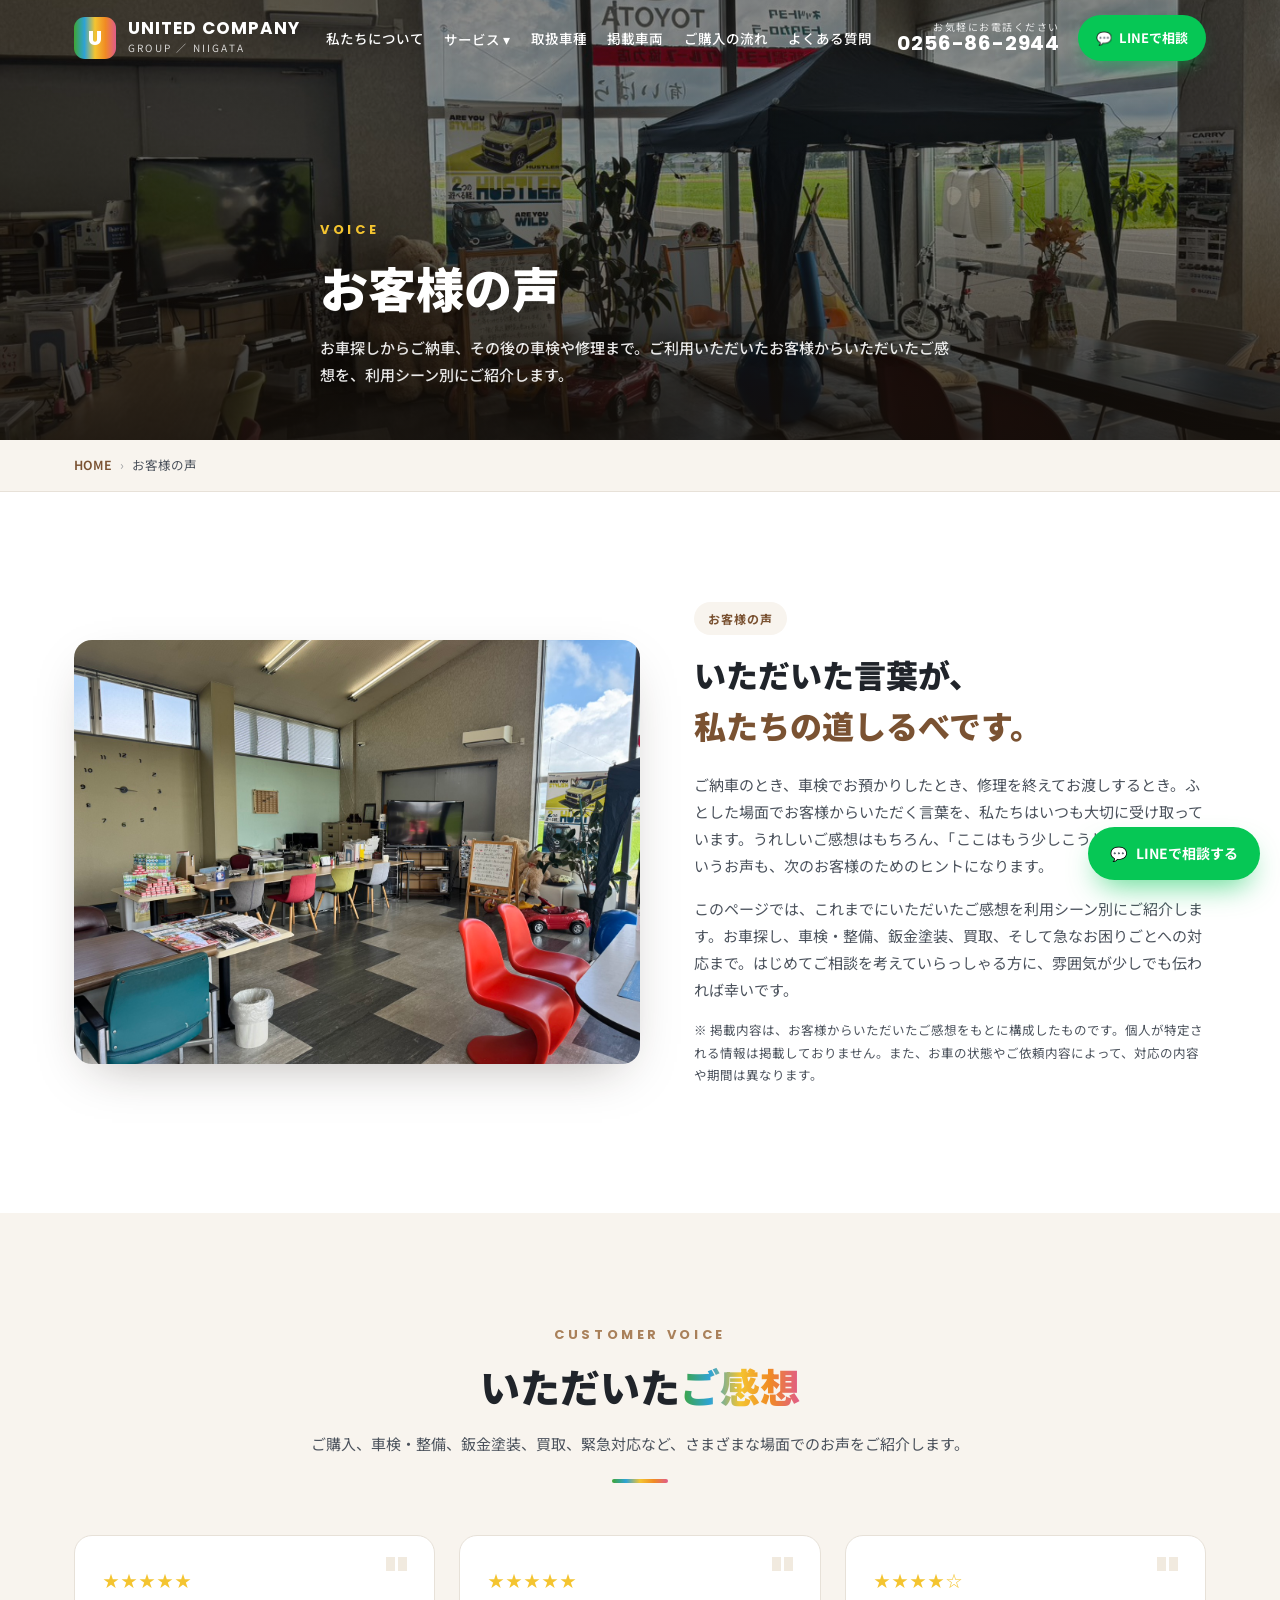
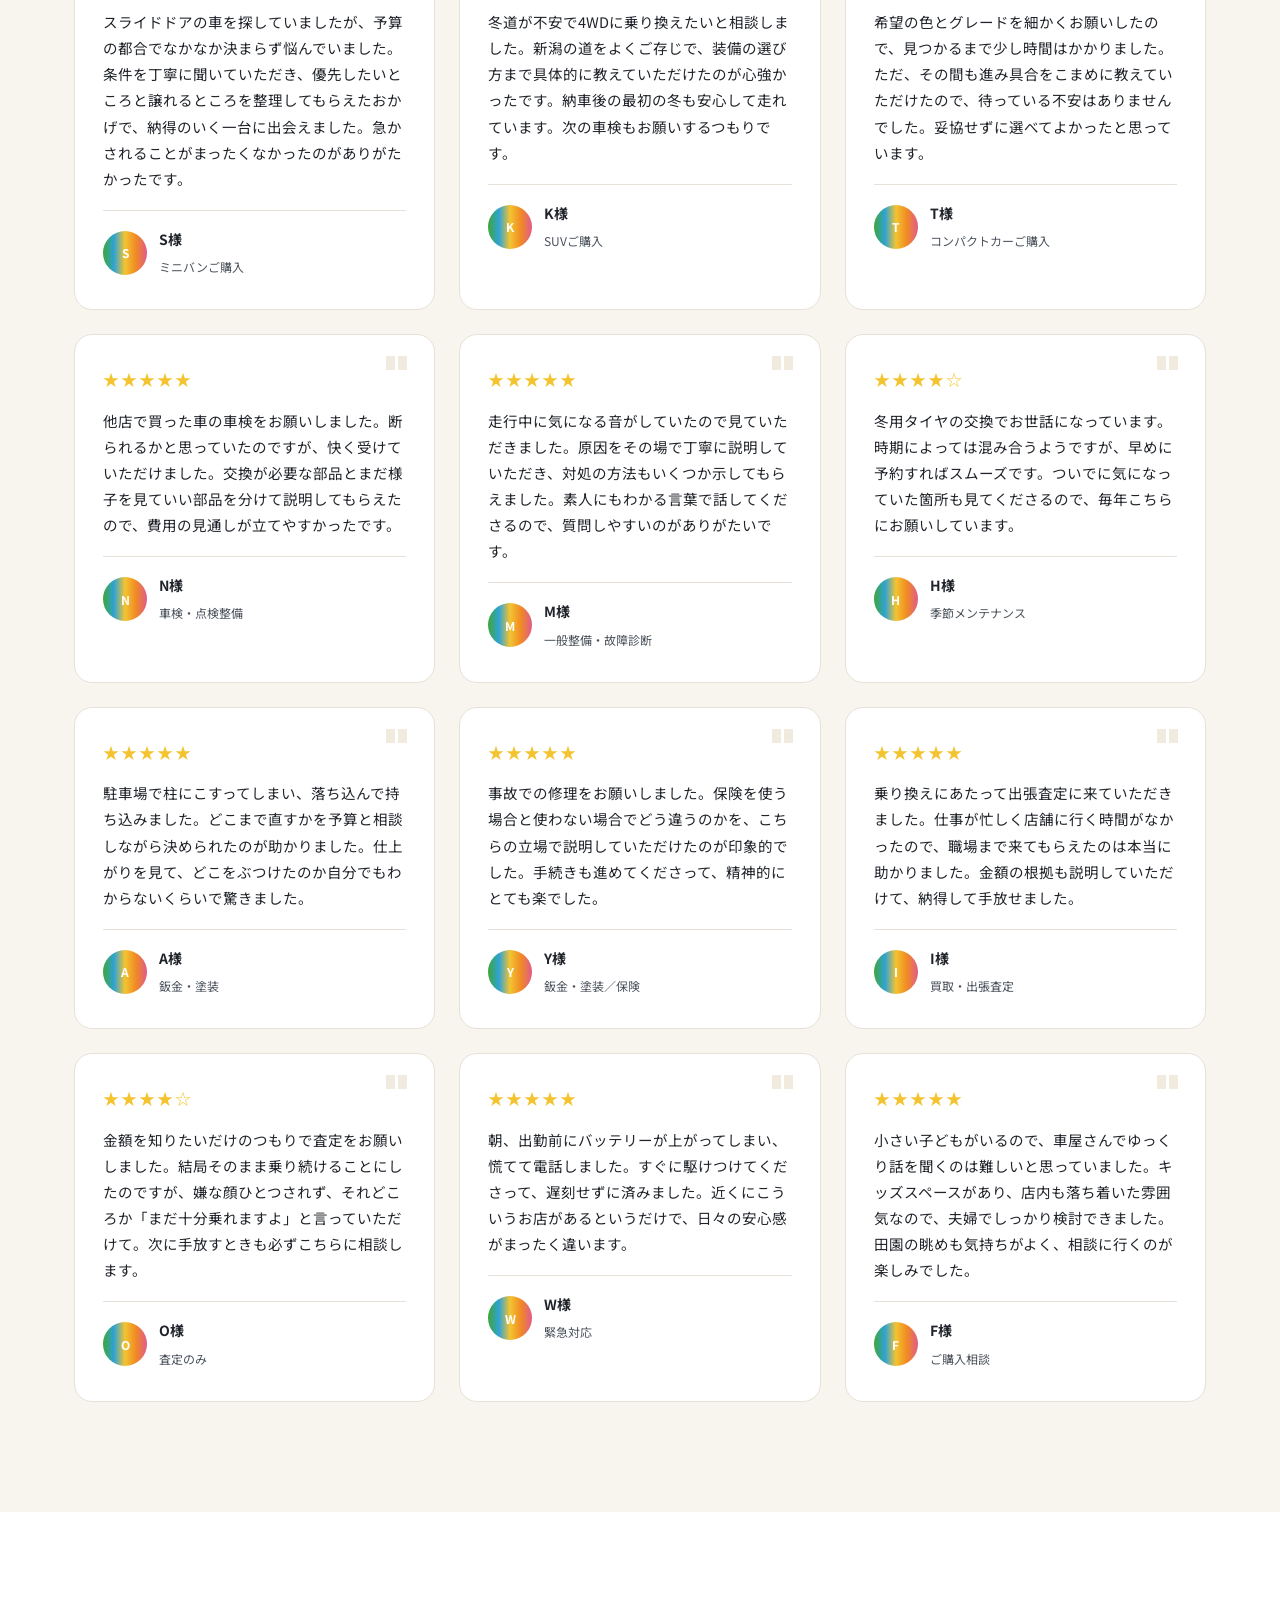
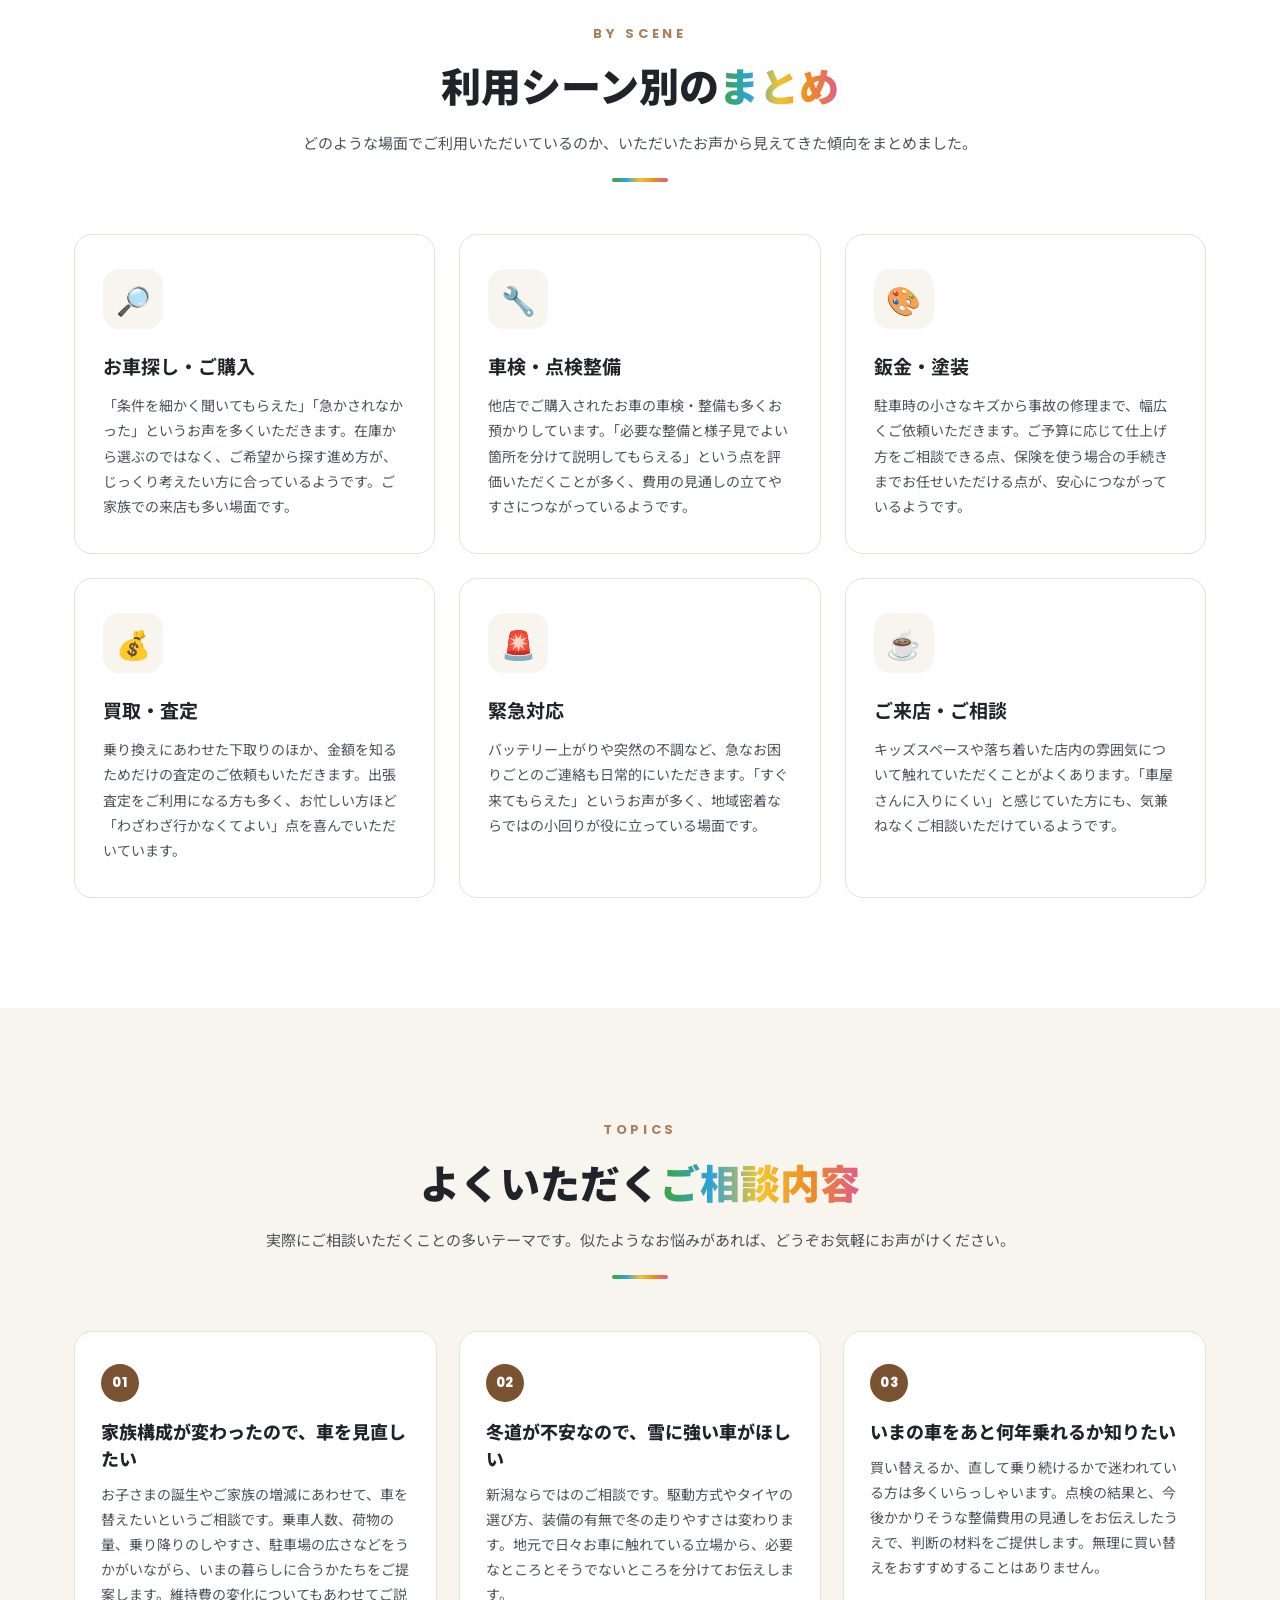
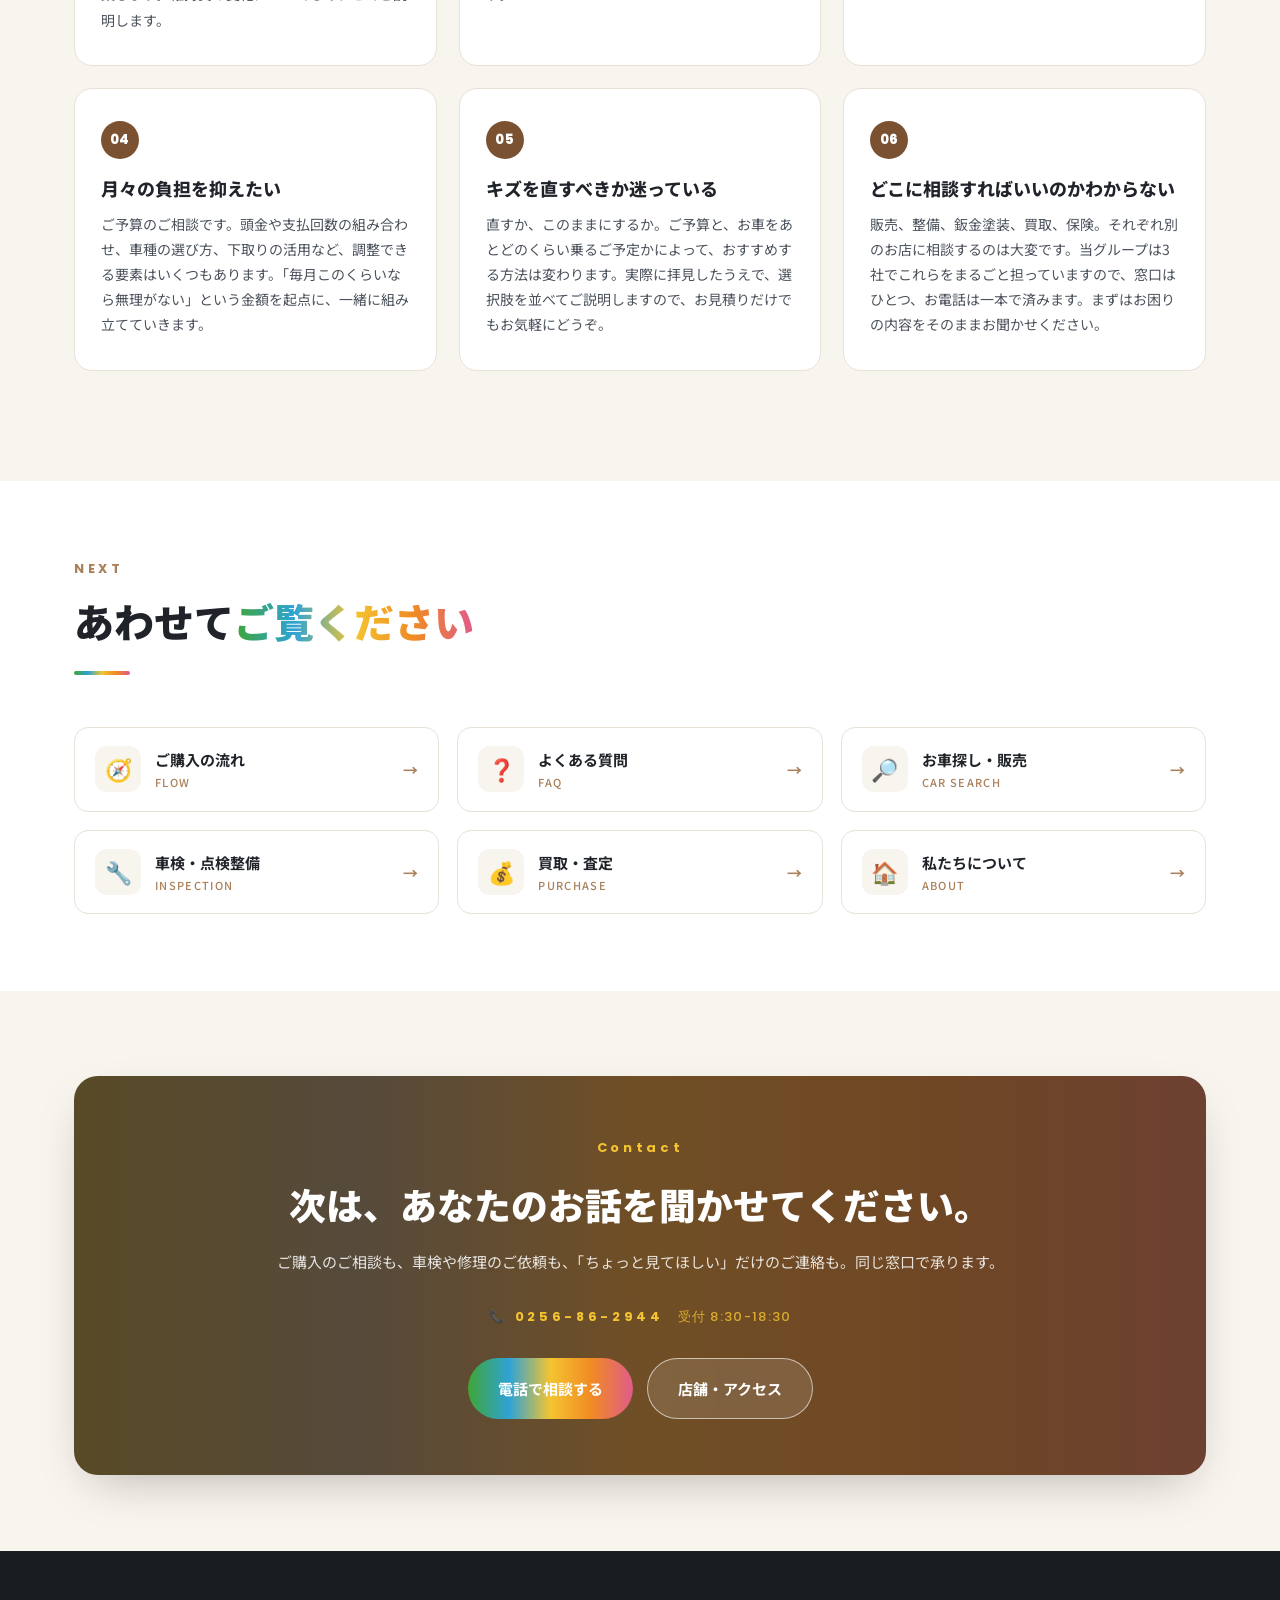
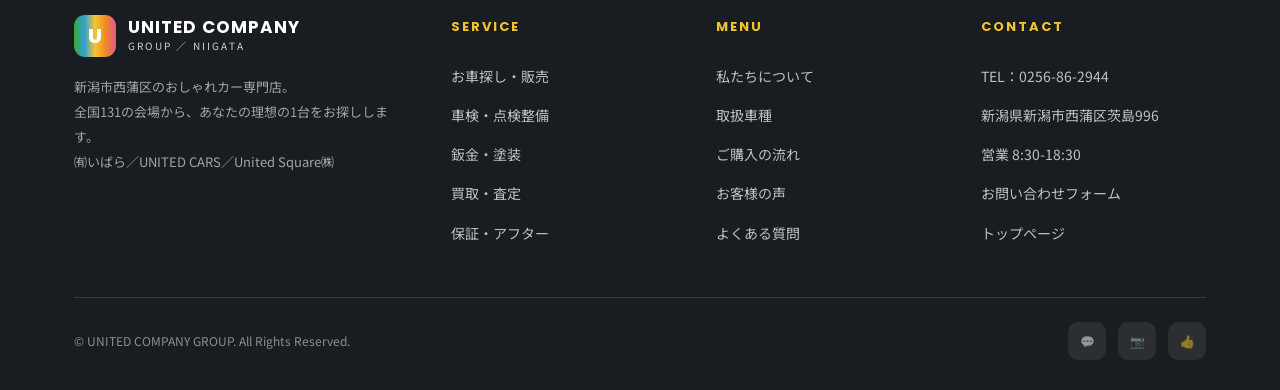
<file: voice.html>
<!DOCTYPE html>
<html lang="ja">
<head>
<meta charset="UTF-8">
<meta name="viewport" content="width=device-width, initial-scale=1.0">
<title>お客様の声｜ユナイテッドカーズ（㈲いばら）｜新潟市西蒲区の車のお探し専門店</title>
<meta name="description" content="新潟市西蒲区のUNITED COMPANY GROUPをご利用いただいたお客様の声をご紹介します。お車探し・ご購入、車検・点検整備、鈑金塗装、買取・査定、緊急対応まで、利用シーン別にご感想をまとめました。">
<link rel="canonical" href="https://nextrayjp.github.io/united-company-group/voice.html">
<meta name="robots" content="index,follow,max-image-preview:large">
<meta name="theme-color" content="#5c3d24">
<meta property="og:type" content="website">
<meta property="og:site_name" content="UNITED COMPANY GROUP">
<meta property="og:locale" content="ja_JP">
<meta property="og:url" content="https://nextrayjp.github.io/united-company-group/voice.html">
<meta property="og:title" content="お客様の声｜ユナイテッドカーズ（㈲いばら）｜新潟市西蒲区の車のお探し専門店">
<meta property="og:description" content="お車探し・ご購入、車検・点検整備、鈑金塗装、買取・査定、緊急対応まで。新潟市西蒲区のお車探し専門店をご利用いただいたお客様のご感想を、利用シーン別にご紹介します。">
<meta property="og:image" content="https://nextrayjp.github.io/united-company-group/images/ext_wide.jpg">
<meta name="twitter:card" content="summary_large_image">
<meta name="twitter:title" content="お客様の声｜ユナイテッドカーズ（㈲いばら）｜新潟市西蒲区の車のお探し専門店">
<meta name="twitter:description" content="お車探し、車検・整備、鈑金塗装、買取、緊急対応まで。ご利用いただいたお客様のご感想を利用シーン別にご紹介します。">
<meta name="twitter:image" content="https://nextrayjp.github.io/united-company-group/images/ext_wide.jpg">
<link rel="icon" href="https://nextrayjp.github.io/united-company-group/images/logo.png">
<link rel="apple-touch-icon" href="https://nextrayjp.github.io/united-company-group/images/logo.png">
<link rel="preconnect" href="https://fonts.googleapis.com">
<link rel="preconnect" href="https://fonts.gstatic.com" crossorigin>
<link href="https://fonts.googleapis.com/css2?family=Noto+Sans+JP:wght@400;500;700;900&family=Poppins:wght@400;500;600;700;800&display=swap" rel="stylesheet">
<link rel="stylesheet" href="assets/site.css">
<script type="application/ld+json">
{ "@context": "https://schema.org", "@type": "BreadcrumbList", "itemListElement": [ { "@type": "ListItem", "position": 1, "name": "ホーム", "item": "https://nextrayjp.github.io/united-company-group/" }, { "@type": "ListItem", "position": 2, "name": "お客様の声", "item": "https://nextrayjp.github.io/united-company-group/voice.html" } ] }
</script>
</head>
<body>

<header id="hd">
  <div class="wrap bar">
    <a href="index.html" class="logo"><span class="mark en">U</span><span><b>UNITED COMPANY</b><small>GROUP ／ NIIGATA</small></span></a>
    <nav class="main">
      <a class="nl" href="about.html">私たちについて</a>
      <div class="has-drop"><a class="nl" href="service/index.html">サービス ▾</a>
        <div class="drop">
          <a href="service/car-search.html"><span class="di">🔎</span>お車探し・販売</a>
          <a href="service/shaken.html"><span class="di">🔧</span>車検・点検整備</a>
          <a href="service/bankin.html"><span class="di">🎨</span>鈑金・塗装</a>
          <a href="service/kaitori.html"><span class="di">💰</span>買取・査定</a>
          <a href="service/hosho.html"><span class="di">🛡️</span>保証・アフター</a>
        </div>
      </div>
      <a class="nl" href="lineup.html">取扱車種</a>
      <a class="nl" href="index.html#stock">掲載車両</a>
      <a class="nl" href="flow.html">ご購入の流れ</a>
      <a class="nl" href="faq.html">よくある質問</a>
    </nav>
    <div style="display:flex;align-items:center;gap:18px">
      <div class="tel-head"><span class="lbl">お気軽にお電話ください</span><span class="num en">0256-86-2944</span></div>
      <a href="https://line.me/R/ti/p/@202uegpx" class="btn-line" target="_blank" rel="noopener"><span>💬</span>LINEで相談</a>
      <div class="burger" id="burger"><span></span><span></span><span></span></div>
    </div>
  </div>
</header>
<div class="m-nav" id="mnav">
  <span class="m-close" id="mclose">×</span>
  <a href="about.html">私たちについて<span class="en">ABOUT</span></a>
  <div class="mg">SERVICE / サービス</div>
  <a href="service/car-search.html">お車探し・販売</a>
  <a href="service/shaken.html">車検・点検整備</a>
  <a href="service/bankin.html">鈑金・塗装</a>
  <a href="service/kaitori.html">買取・査定</a>
  <a href="service/hosho.html">保証・アフター</a>
  <div class="mg">MENU</div>
  <a href="lineup.html">取扱車種</a>
  <a href="index.html#stock">掲載車両</a>
  <a href="flow.html">ご購入の流れ</a>
  <a href="voice.html">お客様の声</a>
  <a href="faq.html">よくある質問</a>
  <a href="index.html#shop">店舗案内</a>
  <a href="tel:0256862944" style="color:var(--g3)">📞 0256-86-2944</a>
</div>

<section class="page-hero">
  <div class="bg" style="background-image:url('images/int_tent.jpg')"></div>
  <div class="wrap">
    <span class="en">VOICE</span>
    <h1>お客様の声</h1>
    <p>お車探しからご納車、その後の車検や修理まで。ご利用いただいたお客様からいただいたご感想を、利用シーン別にご紹介します。</p>
  </div>
</section>
<div class="crumb"><div class="wrap"><a href="index.html">HOME</a><span class="sp">›</span><span>お客様の声</span></div></div>

<!-- INTRO -->
<section class="sec">
  <div class="wrap">
    <div class="msg">
      <div class="msg-img rv"><img loading="lazy" decoding="async" src="images/int_lounge.jpg" alt="カフェのような雰囲気の商談ラウンジ"></div>
      <div class="rv">
        <span class="lbl-pill">お客様の声</span>
        <h3>いただいた言葉が、<br><span class="u">私たちの道しるべです。</span></h3>
        <p>ご納車のとき、車検でお預かりしたとき、修理を終えてお渡しするとき。ふとした場面でお客様からいただく言葉を、私たちはいつも大切に受け取っています。うれしいご感想はもちろん、「ここはもう少しこうしてほしい」というお声も、次のお客様のためのヒントになります。</p>
        <p>このページでは、これまでにいただいたご感想を利用シーン別にご紹介します。お車探し、車検・整備、鈑金塗装、買取、そして急なお困りごとへの対応まで。はじめてご相談を考えていらっしゃる方に、雰囲気が少しでも伝われば幸いです。</p>
        <p class="note">※ 掲載内容は、お客様からいただいたご感想をもとに構成したものです。個人が特定される情報は掲載しておりません。また、お車の状態やご依頼内容によって、対応の内容や期間は異なります。</p>
      </div>
    </div>
  </div>
</section>

<!-- VOICES -->
<section class="sec cream">
  <div class="wrap">
    <div class="head rv"><span class="en">Customer Voice</span><h2>いただいた<span class="u">ご感想</span></h2><p class="sub">ご購入、車検・整備、鈑金塗装、買取、緊急対応など、さまざまな場面でのお声をご紹介します。</p></div>
    <div class="voice-grid">

      <div class="voice rv"><span class="q">"</span>
        <div class="stars">★★★★★</div>
        <p>スライドドアの車を探していましたが、予算の都合でなかなか決まらず悩んでいました。条件を丁寧に聞いていただき、優先したいところと譲れるところを整理してもらえたおかげで、納得のいく一台に出会えました。急かされることがまったくなかったのがありがたかったです。</p>
        <div class="who"><span class="av">S</span><div><b>S様</b><span>ミニバンご購入</span></div></div>
      </div>

      <div class="voice rv"><span class="q">"</span>
        <div class="stars">★★★★★</div>
        <p>冬道が不安で4WDに乗り換えたいと相談しました。新潟の道をよくご存じで、装備の選び方まで具体的に教えていただけたのが心強かったです。納車後の最初の冬も安心して走れています。次の車検もお願いするつもりです。</p>
        <div class="who"><span class="av">K</span><div><b>K様</b><span>SUVご購入</span></div></div>
      </div>

      <div class="voice rv"><span class="q">"</span>
        <div class="stars">★★★★☆</div>
        <p>希望の色とグレードを細かくお願いしたので、見つかるまで少し時間はかかりました。ただ、その間も進み具合をこまめに教えていただけたので、待っている不安はありませんでした。妥協せずに選べてよかったと思っています。</p>
        <div class="who"><span class="av">T</span><div><b>T様</b><span>コンパクトカーご購入</span></div></div>
      </div>

      <div class="voice rv"><span class="q">"</span>
        <div class="stars">★★★★★</div>
        <p>他店で買った車の車検をお願いしました。断られるかと思っていたのですが、快く受けていただけました。交換が必要な部品とまだ様子を見ていい部品を分けて説明してもらえたので、費用の見通しが立てやすかったです。</p>
        <div class="who"><span class="av">N</span><div><b>N様</b><span>車検・点検整備</span></div></div>
      </div>

      <div class="voice rv"><span class="q">"</span>
        <div class="stars">★★★★★</div>
        <p>走行中に気になる音がしていたので見ていただきました。原因をその場で丁寧に説明していただき、対処の方法もいくつか示してもらえました。素人にもわかる言葉で話してくださるので、質問しやすいのがありがたいです。</p>
        <div class="who"><span class="av">M</span><div><b>M様</b><span>一般整備・故障診断</span></div></div>
      </div>

      <div class="voice rv"><span class="q">"</span>
        <div class="stars">★★★★☆</div>
        <p>冬用タイヤの交換でお世話になっています。時期によっては混み合うようですが、早めに予約すればスムーズです。ついでに気になっていた箇所も見てくださるので、毎年こちらにお願いしています。</p>
        <div class="who"><span class="av">H</span><div><b>H様</b><span>季節メンテナンス</span></div></div>
      </div>

      <div class="voice rv"><span class="q">"</span>
        <div class="stars">★★★★★</div>
        <p>駐車場で柱にこすってしまい、落ち込んで持ち込みました。どこまで直すかを予算と相談しながら決められたのが助かりました。仕上がりを見て、どこをぶつけたのか自分でもわからないくらいで驚きました。</p>
        <div class="who"><span class="av">A</span><div><b>A様</b><span>鈑金・塗装</span></div></div>
      </div>

      <div class="voice rv"><span class="q">"</span>
        <div class="stars">★★★★★</div>
        <p>事故での修理をお願いしました。保険を使う場合と使わない場合でどう違うのかを、こちらの立場で説明していただけたのが印象的でした。手続きも進めてくださって、精神的にとても楽でした。</p>
        <div class="who"><span class="av">Y</span><div><b>Y様</b><span>鈑金・塗装／保険</span></div></div>
      </div>

      <div class="voice rv"><span class="q">"</span>
        <div class="stars">★★★★★</div>
        <p>乗り換えにあたって出張査定に来ていただきました。仕事が忙しく店舗に行く時間がなかったので、職場まで来てもらえたのは本当に助かりました。金額の根拠も説明していただけて、納得して手放せました。</p>
        <div class="who"><span class="av">I</span><div><b>I様</b><span>買取・出張査定</span></div></div>
      </div>

      <div class="voice rv"><span class="q">"</span>
        <div class="stars">★★★★☆</div>
        <p>金額を知りたいだけのつもりで査定をお願いしました。結局そのまま乗り続けることにしたのですが、嫌な顔ひとつされず、それどころか「まだ十分乗れますよ」と言っていただけて。次に手放すときも必ずこちらに相談します。</p>
        <div class="who"><span class="av">O</span><div><b>O様</b><span>査定のみ</span></div></div>
      </div>

      <div class="voice rv"><span class="q">"</span>
        <div class="stars">★★★★★</div>
        <p>朝、出勤前にバッテリーが上がってしまい、慌てて電話しました。すぐに駆けつけてくださって、遅刻せずに済みました。近くにこういうお店があるというだけで、日々の安心感がまったく違います。</p>
        <div class="who"><span class="av">W</span><div><b>W様</b><span>緊急対応</span></div></div>
      </div>

      <div class="voice rv"><span class="q">"</span>
        <div class="stars">★★★★★</div>
        <p>小さい子どもがいるので、車屋さんでゆっくり話を聞くのは難しいと思っていました。キッズスペースがあり、店内も落ち着いた雰囲気なので、夫婦でしっかり検討できました。田園の眺めも気持ちがよく、相談に行くのが楽しみでした。</p>
        <div class="who"><span class="av">F</span><div><b>F様</b><span>ご購入相談</span></div></div>
      </div>

    </div>
  </div>
</section>

<!-- BY SCENE -->
<section class="sec">
  <div class="wrap">
    <div class="head rv"><span class="en">By Scene</span><h2>利用シーン別の<span class="u">まとめ</span></h2><p class="sub">どのような場面でご利用いただいているのか、いただいたお声から見えてきた傾向をまとめました。</p></div>
    <div class="svc-grid">
      <div class="svc rv"><div class="ic">🔎</div><h4>お車探し・ご購入</h4><p>「条件を細かく聞いてもらえた」「急かされなかった」というお声を多くいただきます。在庫から選ぶのではなく、ご希望から探す進め方が、じっくり考えたい方に合っているようです。ご家族での来店も多い場面です。</p></div>
      <div class="svc rv"><div class="ic">🔧</div><h4>車検・点検整備</h4><p>他店でご購入されたお車の車検・整備も多くお預かりしています。「必要な整備と様子見でよい箇所を分けて説明してもらえる」という点を評価いただくことが多く、費用の見通しの立てやすさにつながっているようです。</p></div>
      <div class="svc rv"><div class="ic">🎨</div><h4>鈑金・塗装</h4><p>駐車時の小さなキズから事故の修理まで、幅広くご依頼いただきます。ご予算に応じて仕上げ方をご相談できる点、保険を使う場合の手続きまでお任せいただける点が、安心につながっているようです。</p></div>
      <div class="svc rv"><div class="ic">💰</div><h4>買取・査定</h4><p>乗り換えにあわせた下取りのほか、金額を知るためだけの査定のご依頼もいただきます。出張査定をご利用になる方も多く、お忙しい方ほど「わざわざ行かなくてよい」点を喜んでいただいています。</p></div>
      <div class="svc rv"><div class="ic">🚨</div><h4>緊急対応</h4><p>バッテリー上がりや突然の不調など、急なお困りごとのご連絡も日常的にいただきます。「すぐ来てもらえた」というお声が多く、地域密着ならではの小回りが役に立っている場面です。</p></div>
      <div class="svc rv"><div class="ic">☕</div><h4>ご来店・ご相談</h4><p>キッズスペースや落ち着いた店内の雰囲気について触れていただくことがよくあります。「車屋さんに入りにくい」と感じていた方にも、気兼ねなくご相談いただけているようです。</p></div>
    </div>
  </div>
</section>

<!-- TOPICS -->
<section class="sec cream">
  <div class="wrap">
    <div class="head rv"><span class="en">Topics</span><h2>よくいただく<span class="u">ご相談内容</span></h2><p class="sub">実際にご相談いただくことの多いテーマです。似たようなお悩みがあれば、どうぞお気軽にお声がけください。</p></div>
    <div class="str-grid">
      <div class="str rv"><div class="n en">01</div><h4>家族構成が変わったので、車を見直したい</h4><p>お子さまの誕生やご家族の増減にあわせて、車を替えたいというご相談です。乗車人数、荷物の量、乗り降りのしやすさ、駐車場の広さなどをうかがいながら、いまの暮らしに合うかたちをご提案します。維持費の変化についてもあわせてご説明します。</p></div>
      <div class="str rv"><div class="n en">02</div><h4>冬道が不安なので、雪に強い車がほしい</h4><p>新潟ならではのご相談です。駆動方式やタイヤの選び方、装備の有無で冬の走りやすさは変わります。地元で日々お車に触れている立場から、必要なところとそうでないところを分けてお伝えします。</p></div>
      <div class="str rv"><div class="n en">03</div><h4>いまの車をあと何年乗れるか知りたい</h4><p>買い替えるか、直して乗り続けるかで迷われている方は多くいらっしゃいます。点検の結果と、今後かかりそうな整備費用の見通しをお伝えしたうえで、判断の材料をご提供します。無理に買い替えをおすすめすることはありません。</p></div>
      <div class="str rv"><div class="n en">04</div><h4>月々の負担を抑えたい</h4><p>ご予算のご相談です。頭金や支払回数の組み合わせ、車種の選び方、下取りの活用など、調整できる要素はいくつもあります。「毎月このくらいなら無理がない」という金額を起点に、一緒に組み立てていきます。</p></div>
      <div class="str rv"><div class="n en">05</div><h4>キズを直すべきか迷っている</h4><p>直すか、このままにするか。ご予算と、お車をあとどのくらい乗るご予定かによって、おすすめする方法は変わります。実際に拝見したうえで、選択肢を並べてご説明しますので、お見積りだけでもお気軽にどうぞ。</p></div>
      <div class="str rv"><div class="n en">06</div><h4>どこに相談すればいいのかわからない</h4><p>販売、整備、鈑金塗装、買取、保険。それぞれ別のお店に相談するのは大変です。当グループは3社でこれらをまるごと担っていますので、窓口はひとつ、お電話は一本で済みます。まずはお困りの内容をそのままお聞かせください。</p></div>
    </div>
  </div>
</section>

<!-- NEXT -->
<section class="sec tight">
  <div class="wrap">
    <div class="head rv left"><span class="en">Next</span><h2>あわせて<span class="u">ご覧ください</span></h2></div>
    <div class="svc-nav rv">
      <a href="flow.html"><span class="si">🧭</span><span>ご購入の流れ<small>FLOW</small></span><span class="go">→</span></a>
      <a href="faq.html"><span class="si">❓</span><span>よくある質問<small>FAQ</small></span><span class="go">→</span></a>
      <a href="service/car-search.html"><span class="si">🔎</span><span>お車探し・販売<small>CAR SEARCH</small></span><span class="go">→</span></a>
      <a href="service/shaken.html"><span class="si">🔧</span><span>車検・点検整備<small>INSPECTION</small></span><span class="go">→</span></a>
      <a href="service/kaitori.html"><span class="si">💰</span><span>買取・査定<small>PURCHASE</small></span><span class="go">→</span></a>
      <a href="about.html"><span class="si">🏠</span><span>私たちについて<small>ABOUT</small></span><span class="go">→</span></a>
    </div>
  </div>
</section>

<!-- CTA -->
<section class="sec cream tight">
  <div class="wrap">
    <div class="contact-cta rv">
      <span class="en">Contact</span>
      <h2>次は、あなたのお話を聞かせてください。</h2>
      <p>ご購入のご相談も、車検や修理のご依頼も、「ちょっと見てほしい」だけのご連絡も。同じ窓口で承ります。</p>
      <a href="tel:0256862944" class="cta-tel en">📞 0256-86-2944 <small>受付 8:30-18:30</small></a>
      <div class="cta-btns">
        <a href="tel:0256862944" class="btn btn-primary" style="box-shadow:none">電話で相談する</a>
        <a href="index.html#shop" class="btn btn-ghost">店舗・アクセス</a>
      </div>
    </div>
  </div>
</section>

<footer>
  <div class="wrap">
    <div class="f-top">
      <div class="f-brand">
        <a href="index.html" class="logo" style="color:#fff"><span class="mark en">U</span><span><b>UNITED COMPANY</b><small>GROUP ／ NIIGATA</small></span></a>
        <p>新潟市西蒲区のおしゃれカー専門店。<br>全国131の会場から、あなたの理想の1台をお探しします。<br>㈲いばら／UNITED CARS／United Square㈱</p>
      </div>
      <div class="f-col"><h5>SERVICE</h5>
        <a href="service/car-search.html">お車探し・販売</a>
        <a href="service/shaken.html">車検・点検整備</a>
        <a href="service/bankin.html">鈑金・塗装</a>
        <a href="service/kaitori.html">買取・査定</a>
        <a href="service/hosho.html">保証・アフター</a>
      </div>
      <div class="f-col"><h5>MENU</h5>
        <a href="about.html">私たちについて</a>
        <a href="lineup.html">取扱車種</a>
        <a href="flow.html">ご購入の流れ</a>
        <a href="voice.html">お客様の声</a>
        <a href="faq.html">よくある質問</a>
      </div>
      <div class="f-col"><h5>CONTACT</h5>
        <a href="tel:0256862944">TEL：0256-86-2944</a>
        <a href="index.html#shop">新潟県新潟市西蒲区茨島996</a>
        <a href="index.html#shop">営業 8:30-18:30</a>
        <a href="index.html#contact-form">お問い合わせフォーム</a>
        <a href="index.html">トップページ</a>
      </div>
    </div>
    <div class="f-bottom"><span>© UNITED COMPANY GROUP. All Rights Reserved.</span>
      <div class="f-sns"><a href="#" aria-label="LINE">💬</a><a href="#" aria-label="Instagram">📷</a><a href="#" aria-label="Facebook">👍</a></div>
    </div>
  </div>
</footer>

<a href="https://line.me/R/ti/p/@202uegpx" class="float-line" target="_blank" rel="noopener"><span>💬</span>LINEで相談する</a>
<script src="assets/site.js"></script>
</body>
</html>
</file>
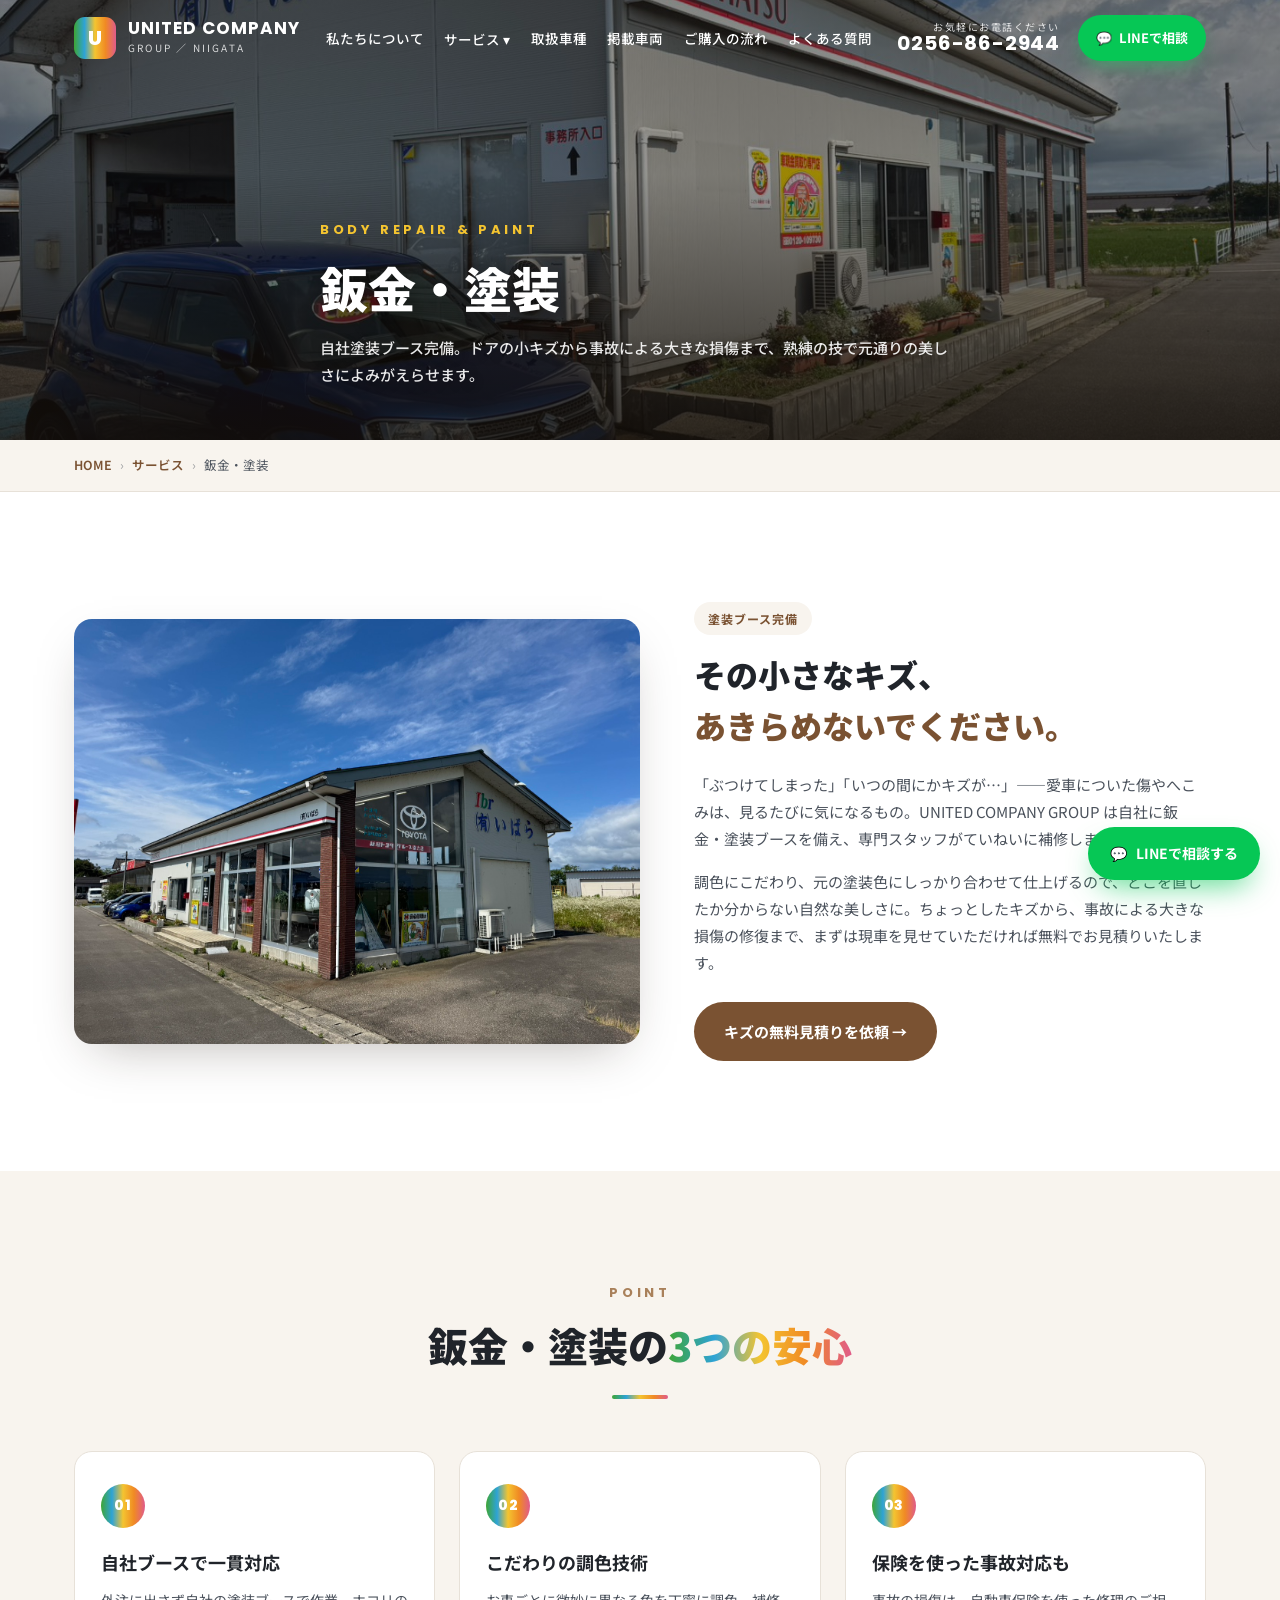
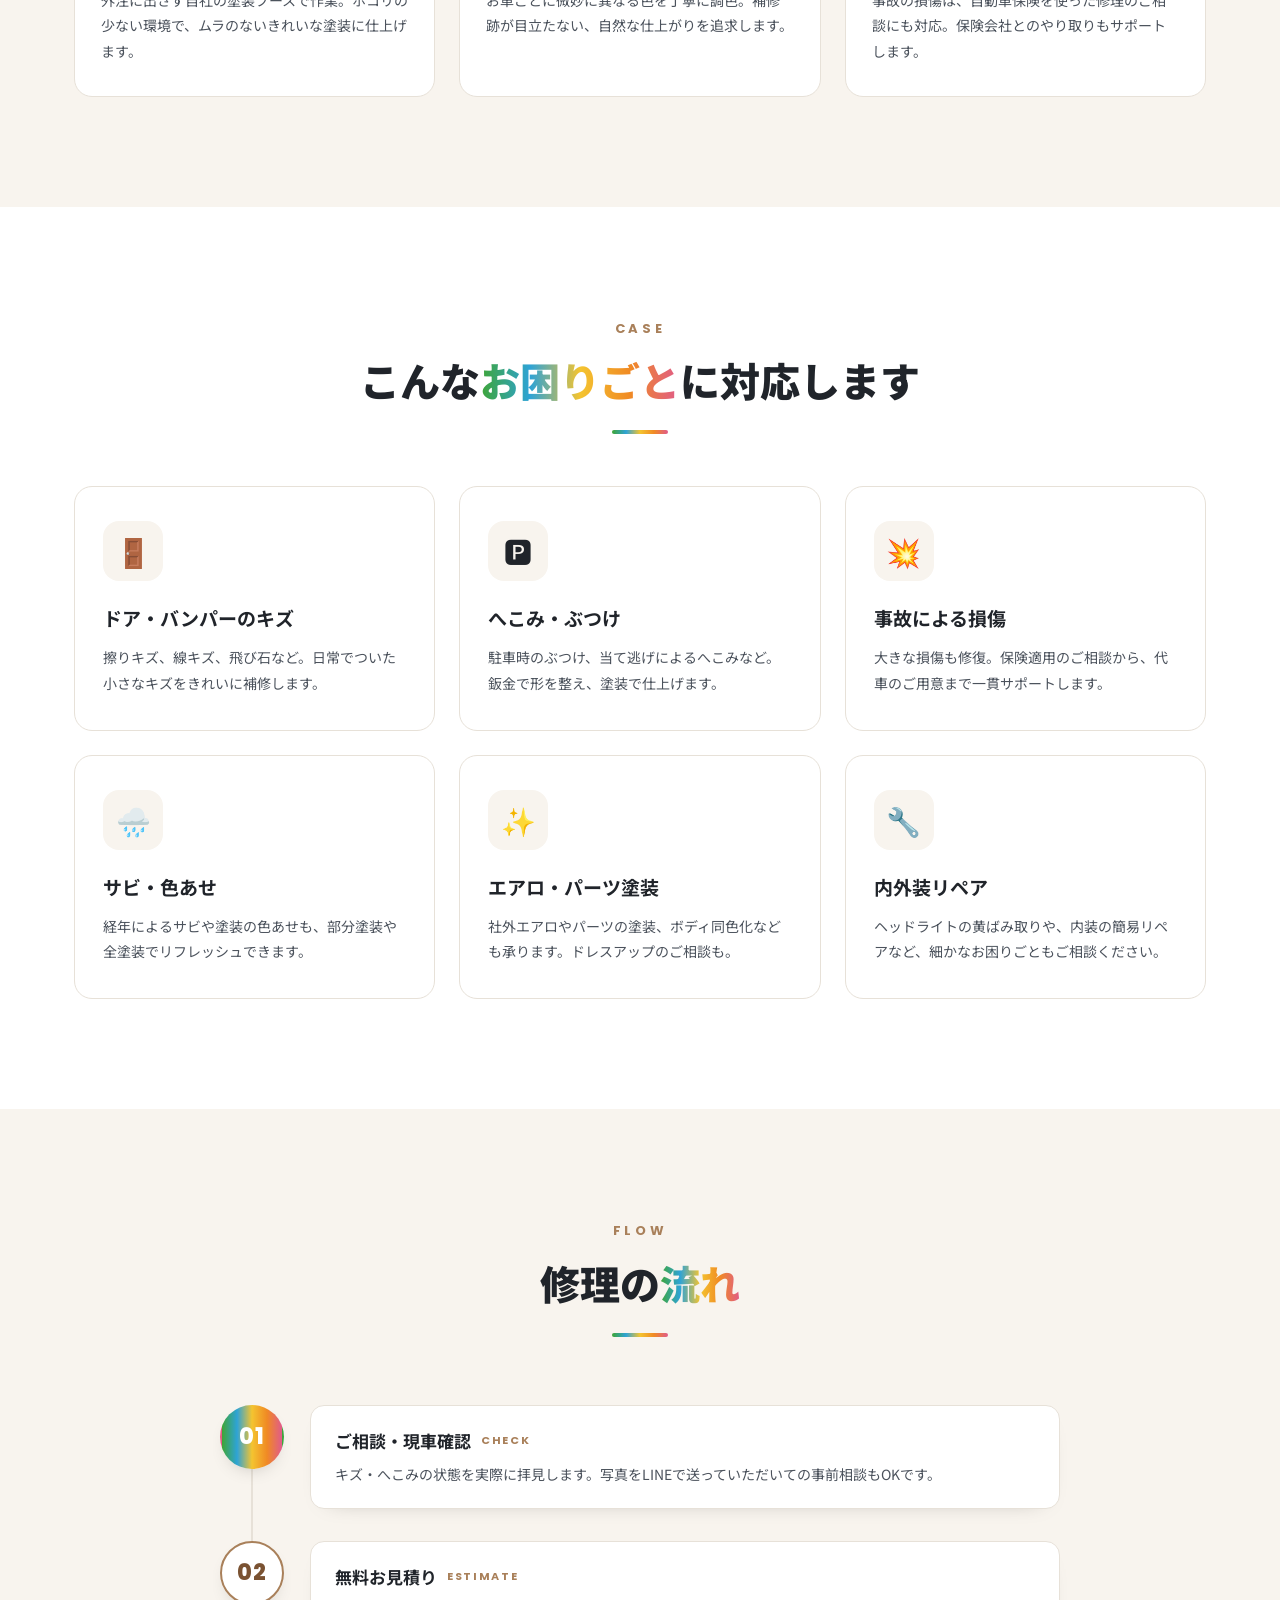
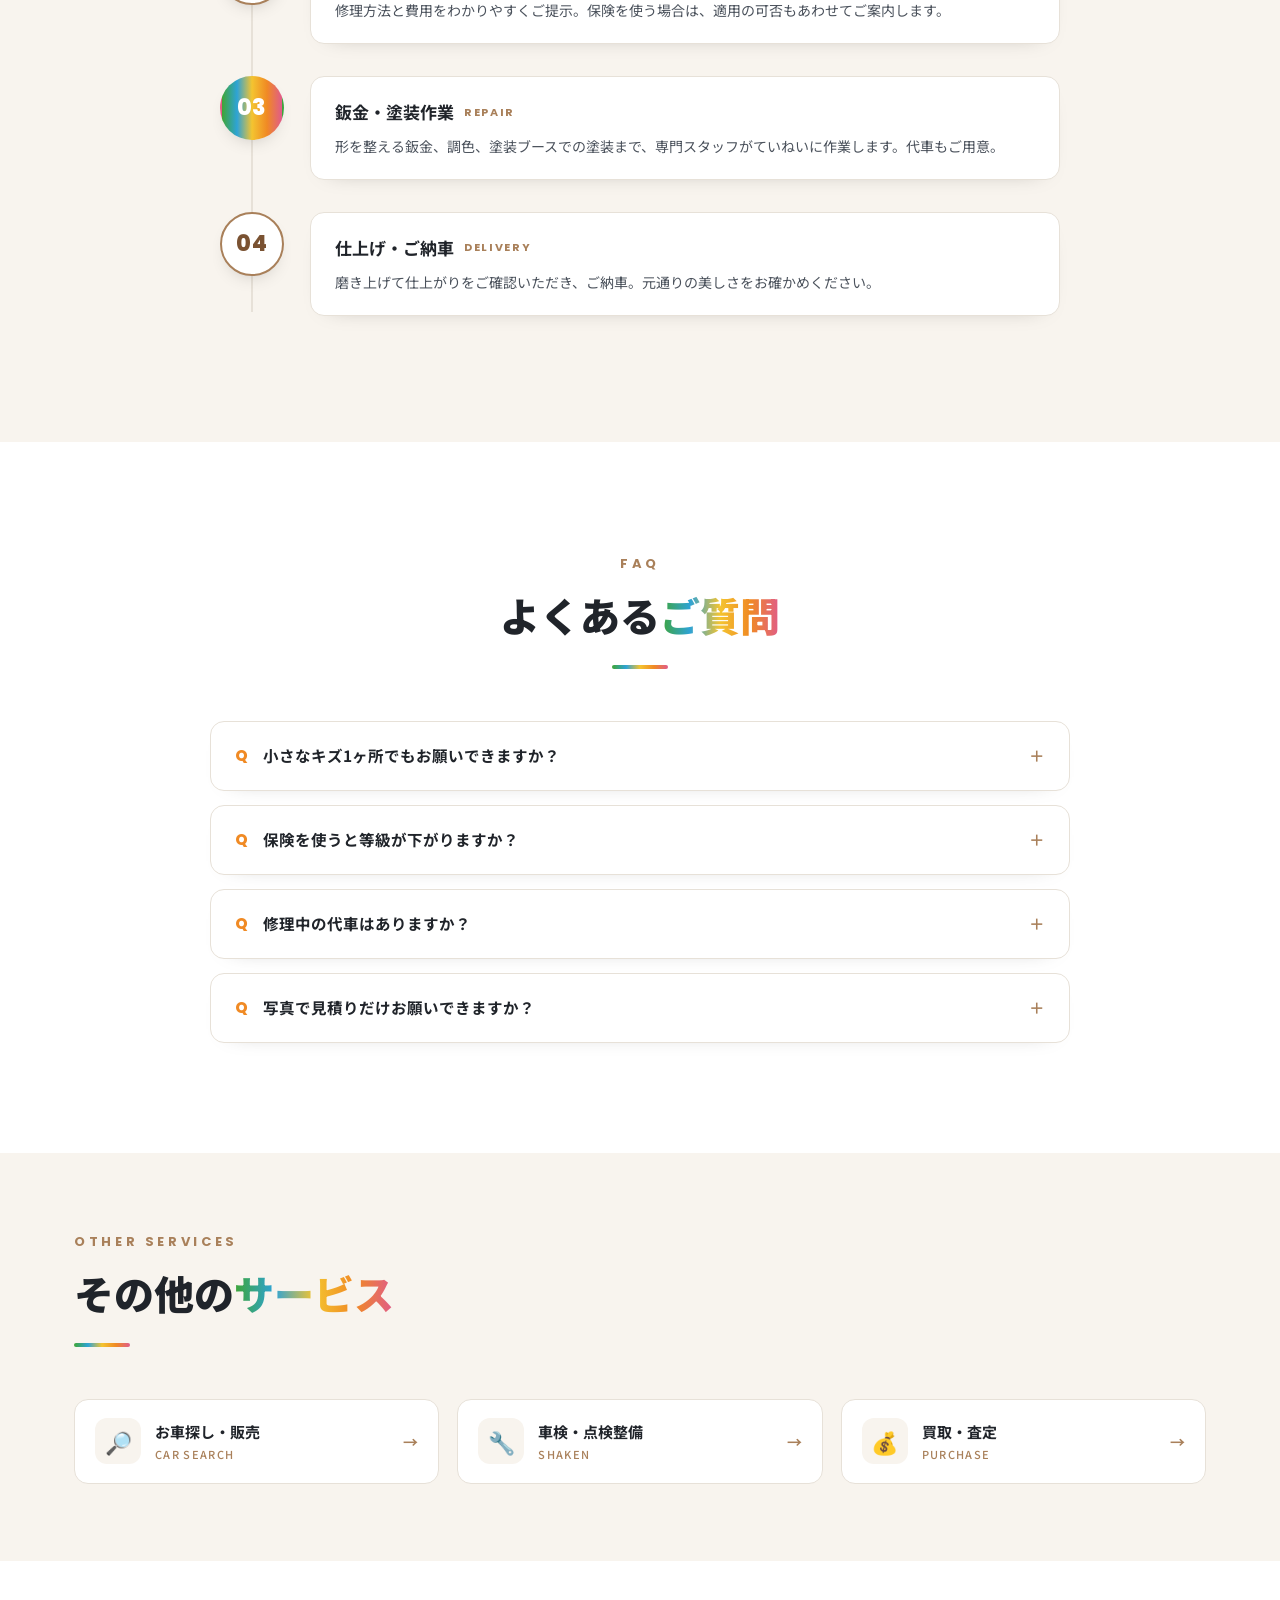
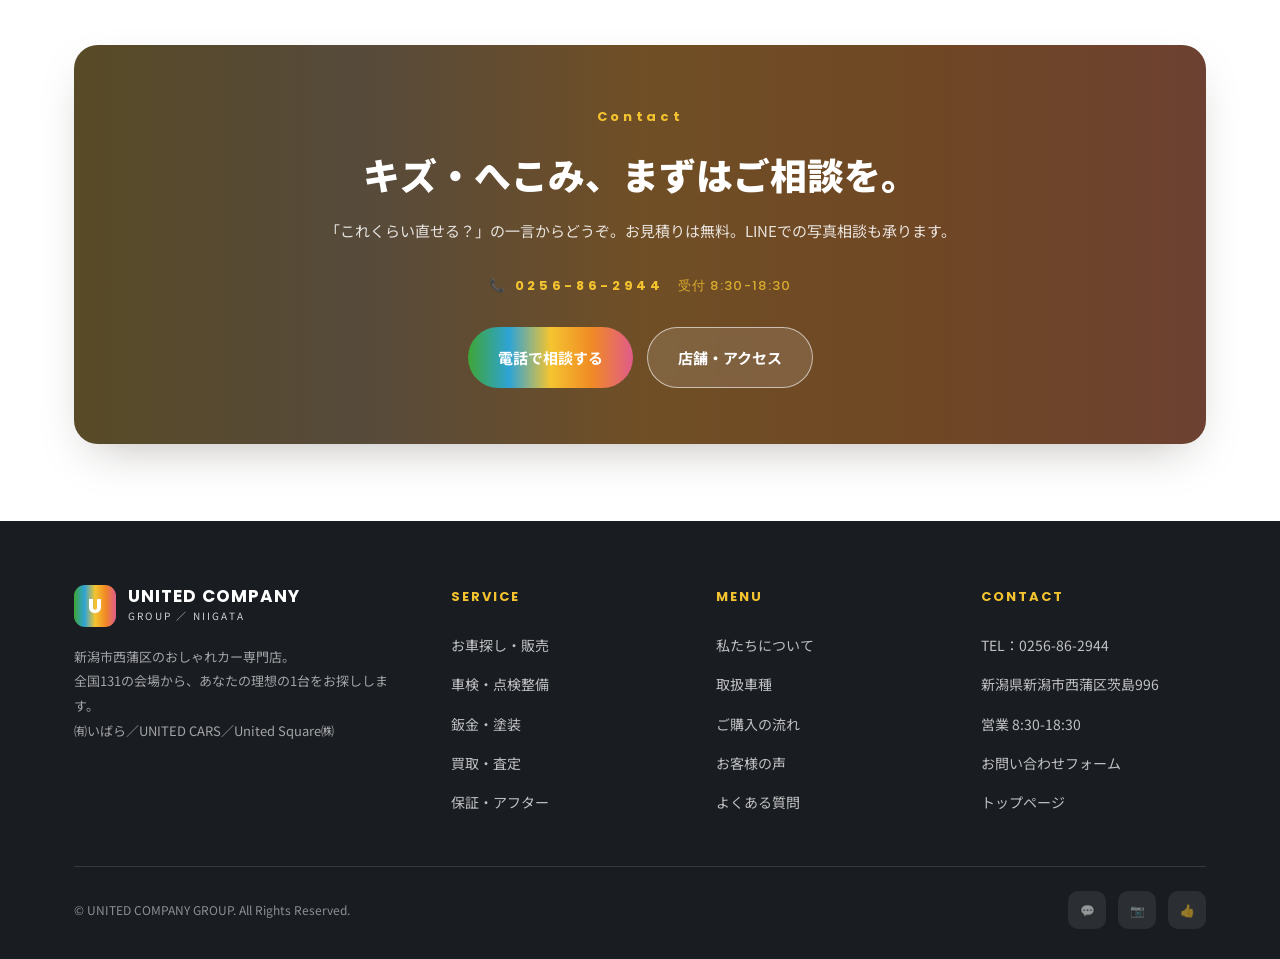
<file: service/bankin.html>
﻿<!DOCTYPE html>
<html lang="ja">
<head>
<meta charset="UTF-8">
<meta name="viewport" content="width=device-width, initial-scale=1.0">
<title>鈑金・塗装｜サービス｜UNITED COMPANY GROUP（新潟市西蒲区）</title>
<meta name="description" content="UNITED COMPANY GROUPの鈑金・塗装。自社塗装ブース完備で、ドアの小キズ・へこみから事故による大きな損傷まで、元通りの美しさに仕上げます。保険を使った事故対応もサポート。お見積り無料。">
<link rel="canonical" href="https://nextrayjp.github.io/united-company-group/service/bankin.html">
<meta name="robots" content="index,follow,max-image-preview:large">
<meta name="theme-color" content="#5c3d24">
<meta property="og:type" content="website">
<meta property="og:site_name" content="UNITED COMPANY GROUP">
<meta property="og:locale" content="ja_JP">
<meta property="og:url" content="https://nextrayjp.github.io/united-company-group/service/bankin.html">
<meta property="og:title" content="鈑金・塗装｜サービス｜UNITED COMPANY GROUP（新潟市西蒲区）">
<meta property="og:description" content="UNITED COMPANY GROUPの鈑金・塗装。自社塗装ブース完備で、ドアの小キズ・へこみから事故による大きな損傷まで、元通りの美しさに仕上げます。保険を使った事故対応もサポート。お見積り無料。">
<meta property="og:image" content="https://nextrayjp.github.io/united-company-group/images/ext_wide.jpg">
<meta name="twitter:card" content="summary_large_image">
<meta name="twitter:title" content="鈑金・塗装｜サービス｜UNITED COMPANY GROUP（新潟市西蒲区）">
<meta name="twitter:description" content="UNITED COMPANY GROUPの鈑金・塗装。自社塗装ブース完備で、ドアの小キズ・へこみから事故による大きな損傷まで、元通りの美しさに仕上げます。保険を使った事故対応もサポート。お見積り無料。">
<meta name="twitter:image" content="https://nextrayjp.github.io/united-company-group/images/ext_wide.jpg">
<link rel="icon" href="https://nextrayjp.github.io/united-company-group/images/logo.png">
<link rel="apple-touch-icon" href="https://nextrayjp.github.io/united-company-group/images/logo.png"><link rel="preconnect" href="https://fonts.googleapis.com">
<link rel="preconnect" href="https://fonts.gstatic.com" crossorigin>
<link href="https://fonts.googleapis.com/css2?family=Noto+Sans+JP:wght@400;500;700;900&family=Poppins:wght@400;500;600;700;800&display=swap" rel="stylesheet">
<link rel="stylesheet" href="../assets/site.css">
<script type="application/ld+json">
{ "@context": "https://schema.org", "@type": "BreadcrumbList", "itemListElement": [ { "@type": "ListItem", "position": 1, "name": "ホーム", "item": "https://nextrayjp.github.io/united-company-group/" }, { "@type": "ListItem", "position": 2, "name": "サービス案内", "item": "https://nextrayjp.github.io/united-company-group/service/" }, { "@type": "ListItem", "position": 3, "name": "鈑金・塗装", "item": "https://nextrayjp.github.io/united-company-group/service/bankin.html" } ] }
</script>
</head>
<body>

<header id="hd">
  <div class="wrap bar">
    <a href="../index.html" class="logo"><span class="mark en">U</span><span><b>UNITED COMPANY</b><small>GROUP ／ NIIGATA</small></span></a>
    <nav class="main">
      <a class="nl" href="../about.html">私たちについて</a>
      <div class="has-drop"><a class="nl" href="index.html">サービス ▾</a>
        <div class="drop">
          <a href="car-search.html"><span class="di">🔎</span>お車探し・販売</a>
          <a href="shaken.html"><span class="di">🔧</span>車検・点検整備</a>
          <a href="bankin.html"><span class="di">🎨</span>鈑金・塗装</a>
          <a href="kaitori.html"><span class="di">💰</span>買取・査定</a>
          <a href="hosho.html"><span class="di">🛡️</span>保証・アフター</a>
        </div>
      </div>
      <a class="nl" href="../lineup.html">取扱車種</a>
      <a class="nl" href="../index.html#stock">掲載車両</a>
      <a class="nl" href="../flow.html">ご購入の流れ</a>
      <a class="nl" href="../faq.html">よくある質問</a>
    </nav>
    <div style="display:flex;align-items:center;gap:18px">
      <div class="tel-head"><span class="lbl">お気軽にお電話ください</span><span class="num en">0256-86-2944</span></div>
      <a href="https://line.me/R/ti/p/@202uegpx" class="btn-line" target="_blank" rel="noopener"><span>💬</span>LINEで相談</a>
      <div class="burger" id="burger"><span></span><span></span><span></span></div>
    </div>
  </div>
</header>
<div class="m-nav" id="mnav">
  <span class="m-close" id="mclose">×</span>
  <a href="../about.html">私たちについて<span class="en">ABOUT</span></a>
  <div class="mg">SERVICE / サービス</div>
  <a href="car-search.html">お車探し・販売</a>
  <a href="shaken.html">車検・点検整備</a>
  <a href="bankin.html">鈑金・塗装</a>
  <a href="kaitori.html">買取・査定</a>
  <a href="hosho.html">保証・アフター</a>
  <div class="mg">MENU</div>
  <a href="../lineup.html">取扱車種</a>
  <a href="../index.html#stock">掲載車両</a>
  <a href="../flow.html">ご購入の流れ</a>
  <a href="../voice.html">お客様の声</a>
  <a href="../faq.html">よくある質問</a>
  <a href="../index.html#shop">店舗案内</a>
  <a href="tel:0256862944" style="color:var(--g3)">📞 0256-86-2944</a>
</div>

<section class="page-hero">
  <div class="bg" style="background-image:url('../images/ext_ignis.jpg')"></div>
  <div class="wrap">
    <span class="en">BODY REPAIR &amp; PAINT</span>
    <h1>鈑金・塗装</h1>
    <p>自社塗装ブース完備。ドアの小キズから事故による大きな損傷まで、熟練の技で元通りの美しさによみがえらせます。</p>
  </div>
</section>
<div class="crumb"><div class="wrap"><a href="../index.html">HOME</a><span class="sp">›</span><a href="index.html">サービス</a><span class="sp">›</span><span>鈑金・塗装</span></div></div>

<!-- INTRO -->
<section class="sec">
  <div class="wrap">
    <div class="msg">
      <div class="msg-img rv"><img loading="lazy" decoding="async" src="../images/ext_corner.jpg" alt="鈑金・塗装も自社で行う㈲いばらの店舗外観"></div>
      <div class="rv">
        <span class="lbl-pill">塗装ブース完備</span>
        <h3>その小さなキズ、<br><span class="u">あきらめないでください。</span></h3>
        <p>「ぶつけてしまった」「いつの間にかキズが…」——愛車についた傷やへこみは、見るたびに気になるもの。UNITED COMPANY GROUP は自社に鈑金・塗装ブースを備え、専門スタッフがていねいに補修します。</p>
        <p>調色にこだわり、元の塗装色にしっかり合わせて仕上げるので、どこを直したか分からない自然な美しさに。ちょっとしたキズから、事故による大きな損傷の修復まで、まずは現車を見せていただければ無料でお見積りいたします。</p>
        <div class="hero-cta" style="margin-top:26px"><a href="tel:0256862944" class="btn btn-wood">キズの無料見積りを依頼 →</a></div>
      </div>
    </div>
  </div>
</section>

<!-- POINTS -->
<section class="sec cream">
  <div class="wrap">
    <div class="head rv"><span class="en">Point</span><h2>鈑金・塗装の<span class="u">3つの安心</span></h2></div>
    <div class="points">
      <div class="point rv"><div class="n en">01</div><h4>自社ブースで一貫対応</h4><p>外注に出さず自社の塗装ブースで作業。ホコリの少ない環境で、ムラのないきれいな塗装に仕上げます。</p></div>
      <div class="point rv"><div class="n en">02</div><h4>こだわりの調色技術</h4><p>お車ごとに微妙に異なる色を丁寧に調色。補修跡が目立たない、自然な仕上がりを追求します。</p></div>
      <div class="point rv"><div class="n en">03</div><h4>保険を使った事故対応も</h4><p>事故の損傷は、自動車保険を使った修理のご相談にも対応。保険会社とのやり取りもサポートします。</p></div>
    </div>
  </div>
</section>

<!-- CASE -->
<section class="sec">
  <div class="wrap">
    <div class="head rv"><span class="en">Case</span><h2>こんな<span class="u">お困りごと</span>に対応します</h2></div>
    <div class="svc-grid">
      <div class="svc rv"><div class="ic">🚪</div><h4>ドア・バンパーのキズ</h4><p>擦りキズ、線キズ、飛び石など。日常でついた小さなキズをきれいに補修します。</p></div>
      <div class="svc rv"><div class="ic">🅿️</div><h4>へこみ・ぶつけ</h4><p>駐車時のぶつけ、当て逃げによるへこみなど。鈑金で形を整え、塗装で仕上げます。</p></div>
      <div class="svc rv"><div class="ic">💥</div><h4>事故による損傷</h4><p>大きな損傷も修復。保険適用のご相談から、代車のご用意まで一貫サポートします。</p></div>
      <div class="svc rv"><div class="ic">🌧️</div><h4>サビ・色あせ</h4><p>経年によるサビや塗装の色あせも、部分塗装や全塗装でリフレッシュできます。</p></div>
      <div class="svc rv"><div class="ic">✨</div><h4>エアロ・パーツ塗装</h4><p>社外エアロやパーツの塗装、ボディ同色化なども承ります。ドレスアップのご相談も。</p></div>
      <div class="svc rv"><div class="ic">🔧</div><h4>内外装リペア</h4><p>ヘッドライトの黄ばみ取りや、内装の簡易リペアなど、細かなお困りごともご相談ください。</p></div>
    </div>
  </div>
</section>

<!-- FLOW -->
<section class="sec cream">
  <div class="wrap">
    <div class="head rv"><span class="en">Flow</span><h2>修理の<span class="u">流れ</span></h2></div>
    <div class="flow">
      <div class="step rv"><div class="no en">01</div><div class="st-body"><h4>ご相談・現車確認 <span class="en">CHECK</span></h4><p>キズ・へこみの状態を実際に拝見します。写真をLINEで送っていただいての事前相談もOKです。</p></div></div>
      <div class="step rv"><div class="no en">02</div><div class="st-body"><h4>無料お見積り <span class="en">ESTIMATE</span></h4><p>修理方法と費用をわかりやすくご提示。保険を使う場合は、適用の可否もあわせてご案内します。</p></div></div>
      <div class="step rv"><div class="no en">03</div><div class="st-body"><h4>鈑金・塗装作業 <span class="en">REPAIR</span></h4><p>形を整える鈑金、調色、塗装ブースでの塗装まで、専門スタッフがていねいに作業します。代車もご用意。</p></div></div>
      <div class="step rv"><div class="no en">04</div><div class="st-body"><h4>仕上げ・ご納車 <span class="en">DELIVERY</span></h4><p>磨き上げて仕上がりをご確認いただき、ご納車。元通りの美しさをお確かめください。</p></div></div>
    </div>
  </div>
</section>

<!-- FAQ -->
<section class="sec">
  <div class="wrap">
    <div class="head rv"><span class="en">FAQ</span><h2>よくある<span class="u">ご質問</span></h2></div>
    <div class="faq rv">
      <details><summary><span class="qq en">Q</span>小さなキズ1ヶ所でもお願いできますか？</summary><div class="ans">もちろんです。ドア1枚の擦りキズなど、小さな補修も大歓迎。「これくらいで頼んでいいのかな」と思うような内容でもお気軽にご相談ください。</div></details>
      <details><summary><span class="qq en">Q</span>保険を使うと等級が下がりますか？</summary><div class="ans">保険を使うと翌年の等級・保険料に影響する場合があります。修理費用と保険料アップを比較し、保険を使うべきかどうかも含めてアドバイスいたします。</div></details>
      <details><summary><span class="qq en">Q</span>修理中の代車はありますか？</summary><div class="ans">はい、無料の代車をご用意しています。台数に限りがあるため、ご予約時にお申し付けください。</div></details>
      <details><summary><span class="qq en">Q</span>写真で見積りだけお願いできますか？</summary><div class="ans">LINEでキズの写真をお送りいただければ、おおよその概算をお伝えできます。正確なお見積りは現車確認後となります。</div></details>
    </div>
  </div>
</section>

<!-- OTHER -->
<section class="sec cream tight">
  <div class="wrap">
    <div class="head rv left"><span class="en">Other Services</span><h2>その他の<span class="u">サービス</span></h2></div>
    <div class="svc-nav rv">
      <a href="car-search.html"><span class="si">🔎</span><span>お車探し・販売<small>CAR SEARCH</small></span><span class="go">→</span></a>
      <a href="shaken.html"><span class="si">🔧</span><span>車検・点検整備<small>SHAKEN</small></span><span class="go">→</span></a>
      <a href="kaitori.html"><span class="si">💰</span><span>買取・査定<small>PURCHASE</small></span><span class="go">→</span></a>
    </div>
  </div>
</section>

<!-- CTA -->
<section class="sec tight">
  <div class="wrap">
    <div class="contact-cta rv">
      <span class="en">Contact</span>
      <h2>キズ・へこみ、まずはご相談を。</h2>
      <p>「これくらい直せる？」の一言からどうぞ。お見積りは無料。LINEでの写真相談も承ります。</p>
      <a href="tel:0256862944" class="cta-tel en">📞 0256-86-2944 <small>受付 8:30-18:30</small></a>
      <div class="cta-btns">
        <a href="tel:0256862944" class="btn btn-primary" style="box-shadow:none">電話で相談する</a>
        <a href="../index.html#shop" class="btn btn-ghost">店舗・アクセス</a>
      </div>
    </div>
  </div>
</section>

<footer>
  <div class="wrap">
    <div class="f-top">
      <div class="f-brand">
        <a href="../index.html" class="logo" style="color:#fff"><span class="mark en">U</span><span><b>UNITED COMPANY</b><small>GROUP ／ NIIGATA</small></span></a>
        <p>新潟市西蒲区のおしゃれカー専門店。<br>全国131の会場から、あなたの理想の1台をお探しします。<br>㈲いばら／UNITED CARS／United Square㈱</p>
      </div>
      <div class="f-col"><h5>SERVICE</h5>
        <a href="car-search.html">お車探し・販売</a>
        <a href="shaken.html">車検・点検整備</a>
        <a href="bankin.html">鈑金・塗装</a>
        <a href="kaitori.html">買取・査定</a>
        <a href="hosho.html">保証・アフター</a>
      </div>
      <div class="f-col"><h5>MENU</h5>
        <a href="../about.html">私たちについて</a>
        <a href="../lineup.html">取扱車種</a>
        <a href="../flow.html">ご購入の流れ</a>
        <a href="../voice.html">お客様の声</a>
        <a href="../faq.html">よくある質問</a>
      </div>
      <div class="f-col"><h5>CONTACT</h5>
        <a href="tel:0256862944">TEL：0256-86-2944</a>
        <a href="../index.html#shop">新潟県新潟市西蒲区茨島996</a>
        <a href="../index.html#shop">営業 8:30-18:30</a>
        <a href="../index.html#contact-form">お問い合わせフォーム</a>
        <a href="../index.html">トップページ</a>
      </div>
    </div>
    <div class="f-bottom"><span>© UNITED COMPANY GROUP. All Rights Reserved.</span>
      <div class="f-sns"><a href="#" aria-label="LINE">💬</a><a href="#" aria-label="Instagram">📷</a><a href="#" aria-label="Facebook">👍</a></div>
    </div>
  </div>
</footer>

<a href="https://line.me/R/ti/p/@202uegpx" class="float-line" target="_blank" rel="noopener"><span>💬</span>LINEで相談する</a>
<script src="../assets/site.js"></script>
</body>
</html>
</file>
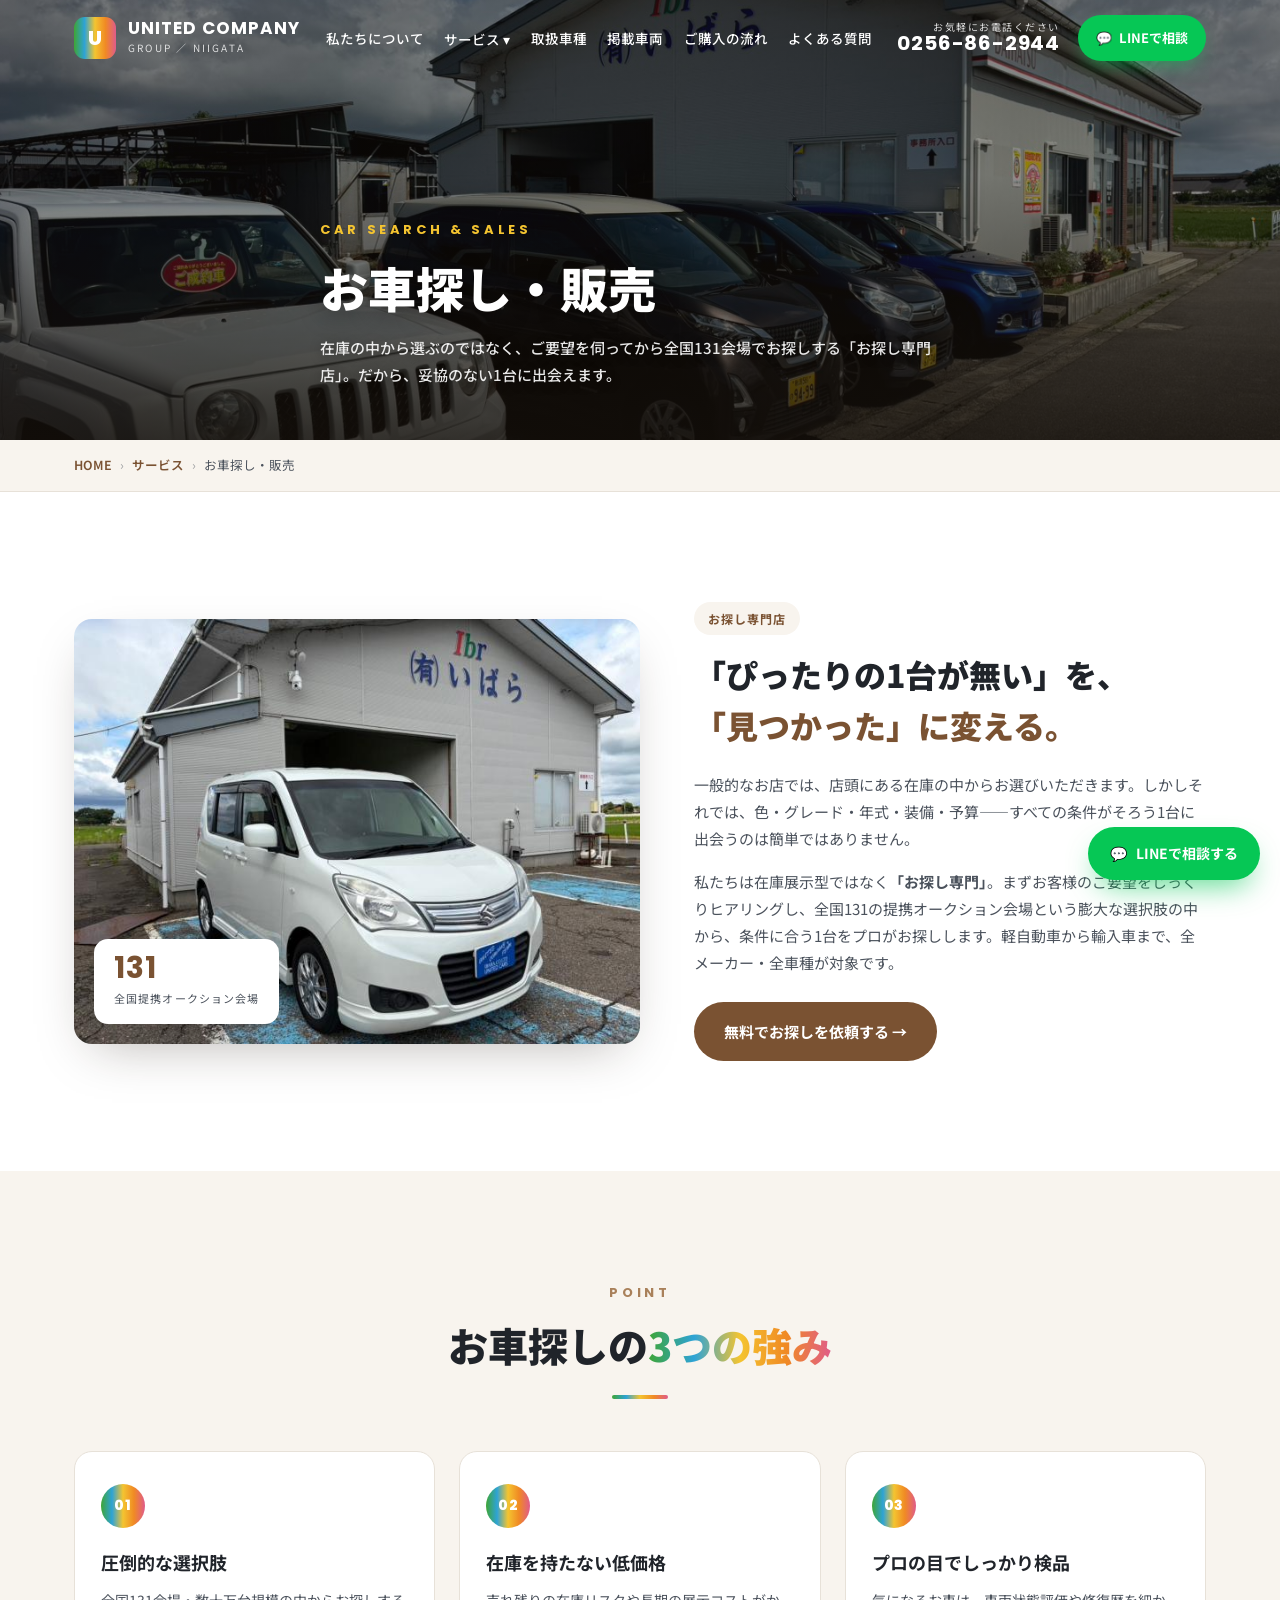
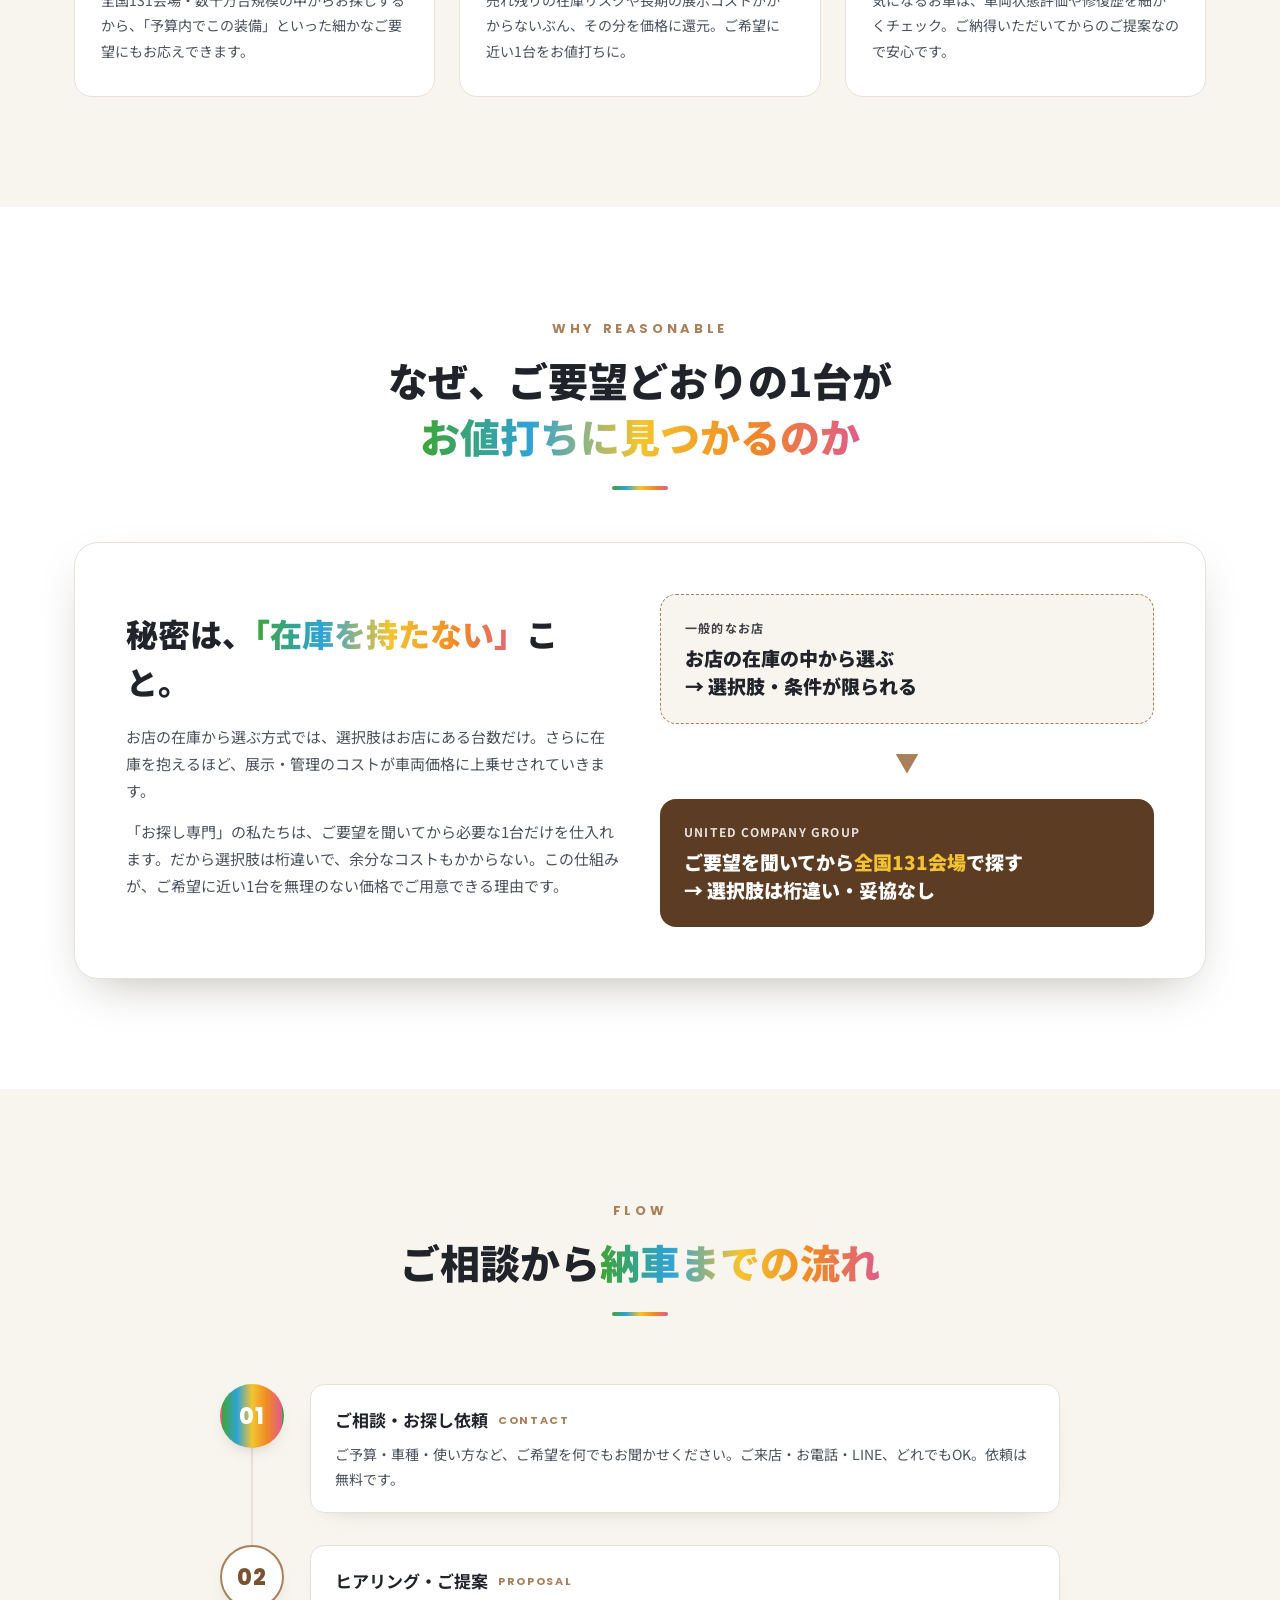
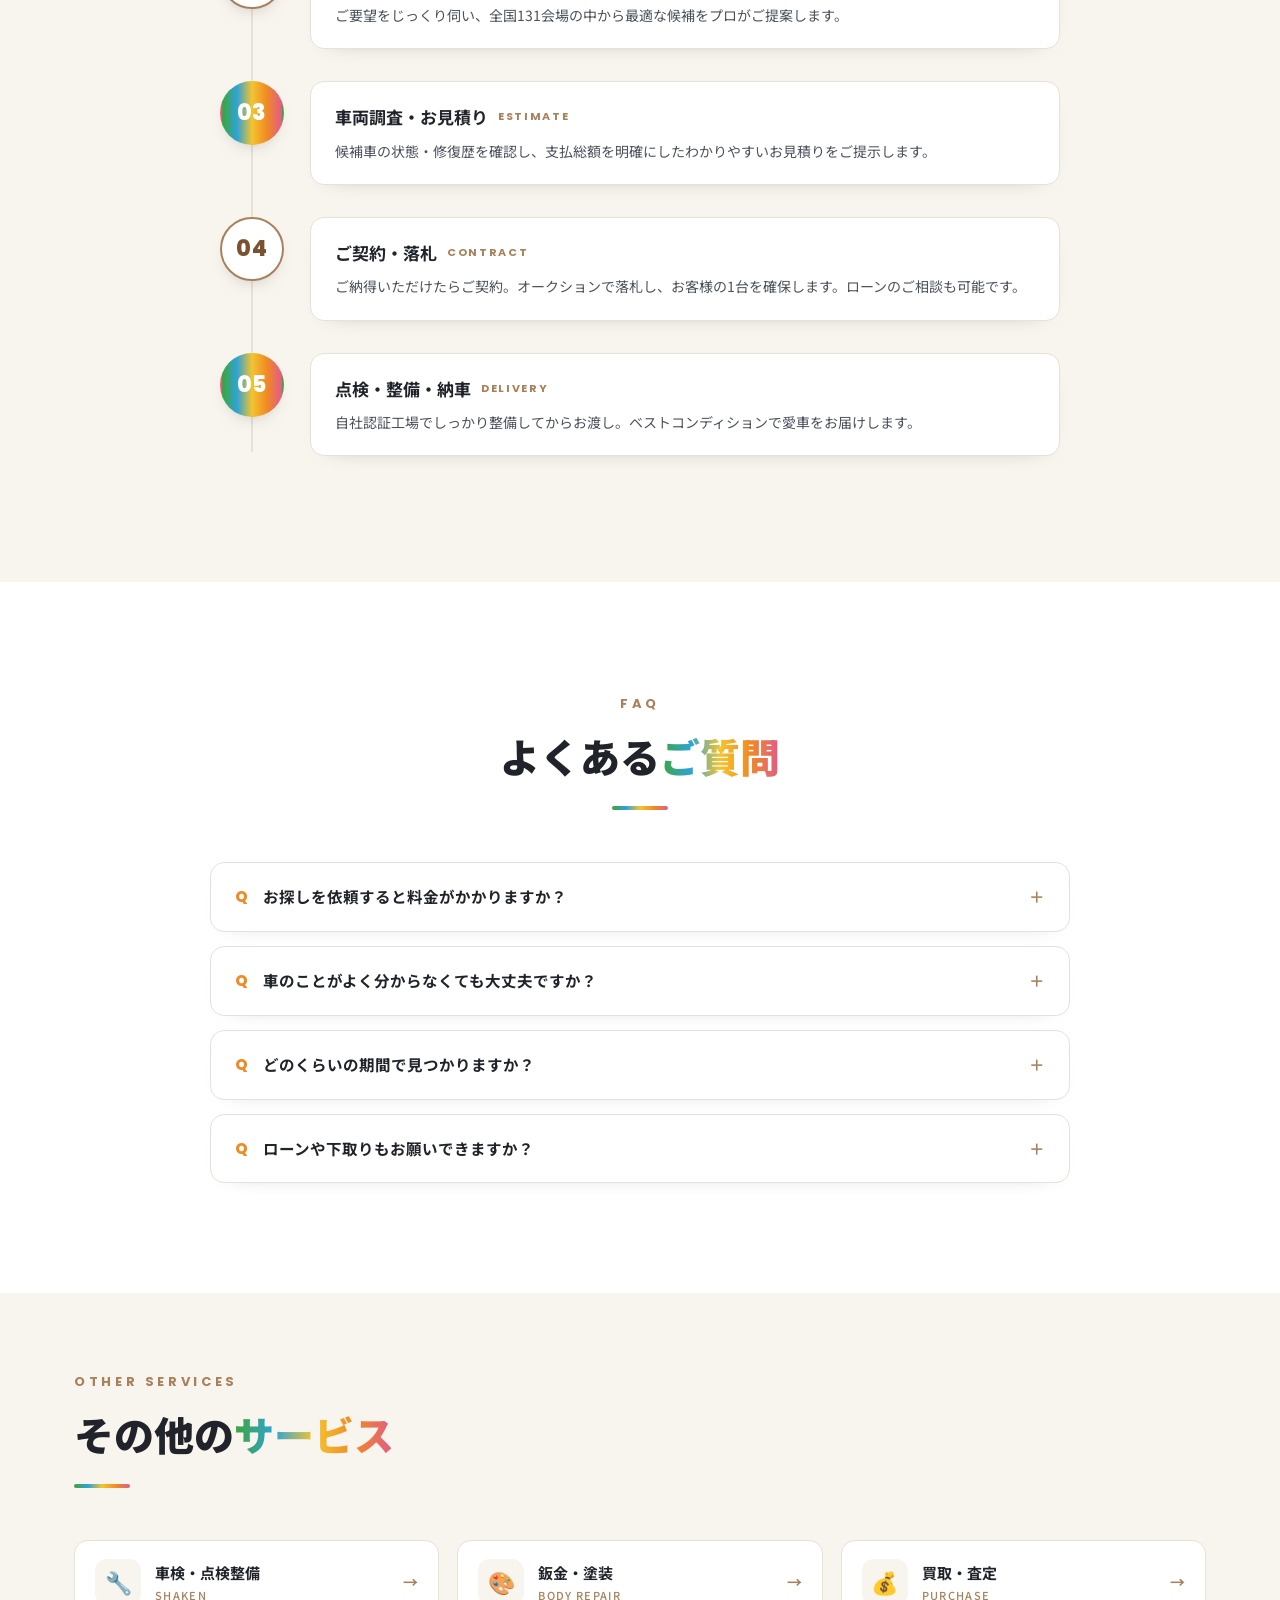
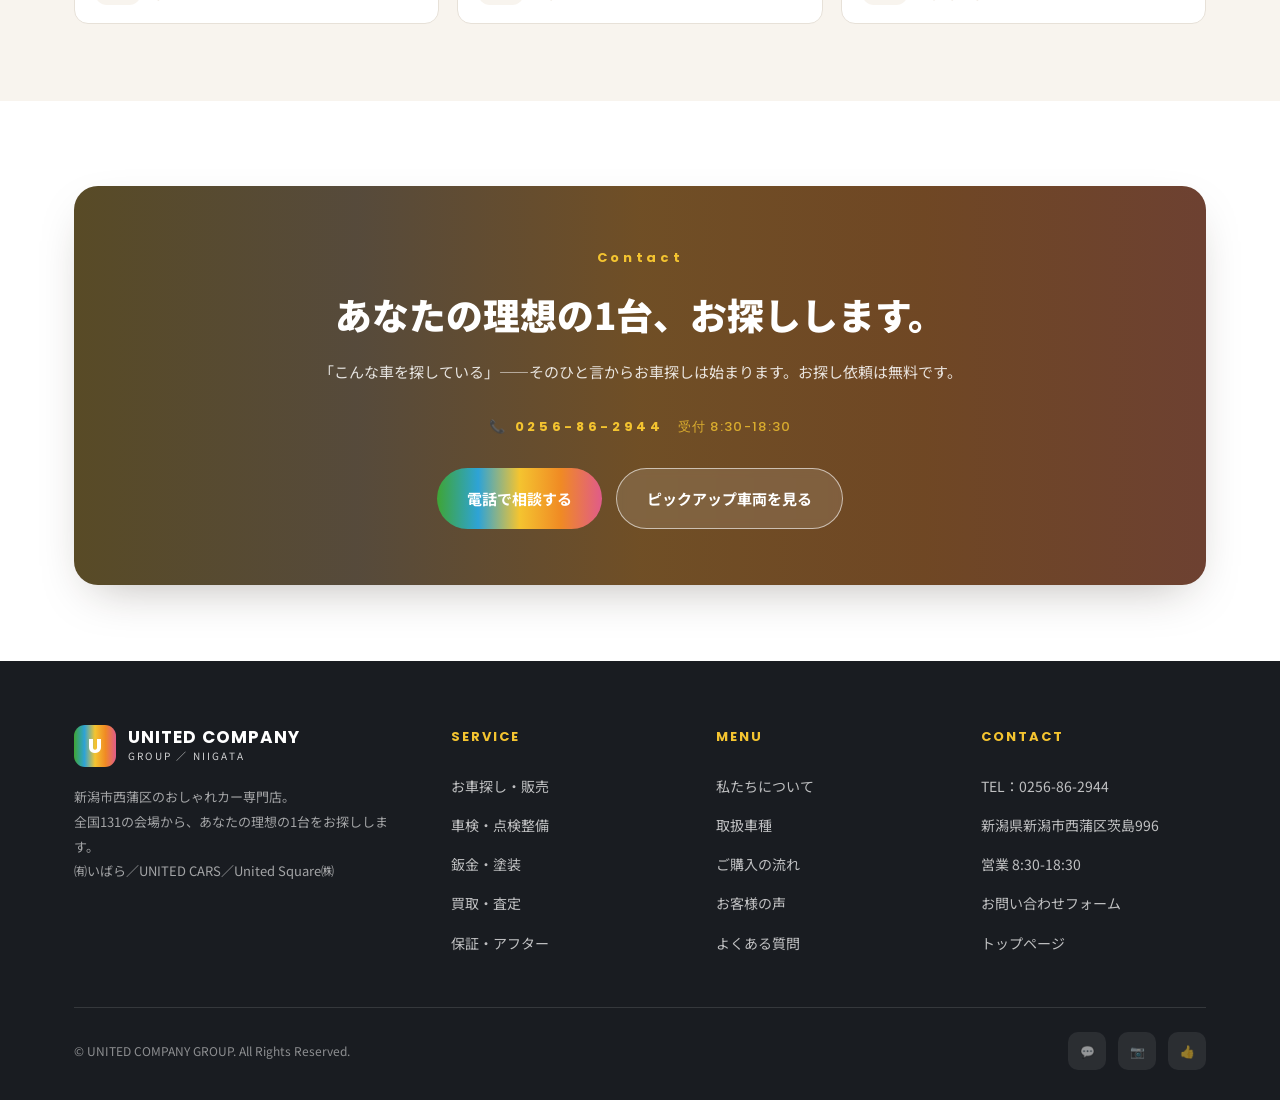
<file: service/car-search.html>
﻿<!DOCTYPE html>
<html lang="ja">
<head>
<meta charset="UTF-8">
<meta name="viewport" content="width=device-width, initial-scale=1.0">
<title>お車探し・販売｜サービス｜UNITED COMPANY GROUP（新潟市西蒲区）</title>
<meta name="description" content="UNITED COMPANY GROUPのお車探し・販売サービス。全国131の提携オークション会場から、ご予算・ご希望に合う新車・中古車を全メーカー全車種でお探しします。在庫を持たないお探し専門だから低価格を実現。">
<link rel="canonical" href="https://nextrayjp.github.io/united-company-group/service/car-search.html">
<meta name="robots" content="index,follow,max-image-preview:large">
<meta name="theme-color" content="#5c3d24">
<meta property="og:type" content="website">
<meta property="og:site_name" content="UNITED COMPANY GROUP">
<meta property="og:locale" content="ja_JP">
<meta property="og:url" content="https://nextrayjp.github.io/united-company-group/service/car-search.html">
<meta property="og:title" content="お車探し・販売｜サービス｜UNITED COMPANY GROUP（新潟市西蒲区）">
<meta property="og:description" content="UNITED COMPANY GROUPのお車探し・販売サービス。全国131の提携オークション会場から、ご予算・ご希望に合う新車・中古車を全メーカー全車種でお探しします。在庫を持たないお探し専門だから低価格を実現。">
<meta property="og:image" content="https://nextrayjp.github.io/united-company-group/images/ext_wide.jpg">
<meta name="twitter:card" content="summary_large_image">
<meta name="twitter:title" content="お車探し・販売｜サービス｜UNITED COMPANY GROUP（新潟市西蒲区）">
<meta name="twitter:description" content="UNITED COMPANY GROUPのお車探し・販売サービス。全国131の提携オークション会場から、ご予算・ご希望に合う新車・中古車を全メーカー全車種でお探しします。在庫を持たないお探し専門だから低価格を実現。">
<meta name="twitter:image" content="https://nextrayjp.github.io/united-company-group/images/ext_wide.jpg">
<link rel="icon" href="https://nextrayjp.github.io/united-company-group/images/logo.png">
<link rel="apple-touch-icon" href="https://nextrayjp.github.io/united-company-group/images/logo.png"><link rel="preconnect" href="https://fonts.googleapis.com">
<link rel="preconnect" href="https://fonts.gstatic.com" crossorigin>
<link href="https://fonts.googleapis.com/css2?family=Noto+Sans+JP:wght@400;500;700;900&family=Poppins:wght@400;500;600;700;800&display=swap" rel="stylesheet">
<link rel="stylesheet" href="../assets/site.css">
<script type="application/ld+json">
{ "@context": "https://schema.org", "@type": "BreadcrumbList", "itemListElement": [ { "@type": "ListItem", "position": 1, "name": "ホーム", "item": "https://nextrayjp.github.io/united-company-group/" }, { "@type": "ListItem", "position": 2, "name": "サービス案内", "item": "https://nextrayjp.github.io/united-company-group/service/" }, { "@type": "ListItem", "position": 3, "name": "お車探し・販売", "item": "https://nextrayjp.github.io/united-company-group/service/car-search.html" } ] }
</script>
</head>
<body>

<header id="hd">
  <div class="wrap bar">
    <a href="../index.html" class="logo"><span class="mark en">U</span><span><b>UNITED COMPANY</b><small>GROUP ／ NIIGATA</small></span></a>
    <nav class="main">
      <a class="nl" href="../about.html">私たちについて</a>
      <div class="has-drop"><a class="nl" href="index.html">サービス ▾</a>
        <div class="drop">
          <a href="car-search.html"><span class="di">🔎</span>お車探し・販売</a>
          <a href="shaken.html"><span class="di">🔧</span>車検・点検整備</a>
          <a href="bankin.html"><span class="di">🎨</span>鈑金・塗装</a>
          <a href="kaitori.html"><span class="di">💰</span>買取・査定</a>
          <a href="hosho.html"><span class="di">🛡️</span>保証・アフター</a>
        </div>
      </div>
      <a class="nl" href="../lineup.html">取扱車種</a>
      <a class="nl" href="../index.html#stock">掲載車両</a>
      <a class="nl" href="../flow.html">ご購入の流れ</a>
      <a class="nl" href="../faq.html">よくある質問</a>
    </nav>
    <div style="display:flex;align-items:center;gap:18px">
      <div class="tel-head"><span class="lbl">お気軽にお電話ください</span><span class="num en">0256-86-2944</span></div>
      <a href="https://line.me/R/ti/p/@202uegpx" class="btn-line" target="_blank" rel="noopener"><span>💬</span>LINEで相談</a>
      <div class="burger" id="burger"><span></span><span></span><span></span></div>
    </div>
  </div>
</header>
<div class="m-nav" id="mnav">
  <span class="m-close" id="mclose">×</span>
  <a href="../about.html">私たちについて<span class="en">ABOUT</span></a>
  <div class="mg">SERVICE / サービス</div>
  <a href="car-search.html">お車探し・販売</a>
  <a href="shaken.html">車検・点検整備</a>
  <a href="bankin.html">鈑金・塗装</a>
  <a href="kaitori.html">買取・査定</a>
  <a href="hosho.html">保証・アフター</a>
  <div class="mg">MENU</div>
  <a href="../lineup.html">取扱車種</a>
  <a href="../index.html#stock">掲載車両</a>
  <a href="../flow.html">ご購入の流れ</a>
  <a href="../voice.html">お客様の声</a>
  <a href="../faq.html">よくある質問</a>
  <a href="../index.html#shop">店舗案内</a>
  <a href="tel:0256862944" style="color:var(--g3)">📞 0256-86-2944</a>
</div>

<section class="page-hero">
  <div class="bg" style="background-image:url('../images/lot_cars.jpg')"></div>
  <div class="wrap">
    <span class="en">CAR SEARCH &amp; SALES</span>
    <h1>お車探し・販売</h1>
    <p>在庫の中から選ぶのではなく、ご要望を伺ってから全国131会場でお探しする「お探し専門店」。だから、妥協のない1台に出会えます。</p>
  </div>
</section>
<div class="crumb"><div class="wrap"><a href="../index.html">HOME</a><span class="sp">›</span><a href="index.html">サービス</a><span class="sp">›</span><span>お車探し・販売</span></div></div>

<!-- INTRO -->
<section class="sec">
  <div class="wrap">
    <div class="msg">
      <div class="msg-img rv"><img loading="lazy" decoding="async" src="../images/car1.jpg" alt="お探ししたお車の一例：スズキ ソリオ（店舗にて撮影）"><div class="badge"><b class="en">131</b><span>全国提携オークション会場</span></div></div>
      <div class="rv">
        <span class="lbl-pill">お探し専門店</span>
        <h3>「ぴったりの1台が無い」を、<br><span class="u">「見つかった」に変える。</span></h3>
        <p>一般的なお店では、店頭にある在庫の中からお選びいただきます。しかしそれでは、色・グレード・年式・装備・予算——すべての条件がそろう1台に出会うのは簡単ではありません。</p>
        <p>私たちは在庫展示型ではなく<b>「お探し専門」</b>。まずお客様のご要望をじっくりヒアリングし、全国131の提携オークション会場という膨大な選択肢の中から、条件に合う1台をプロがお探しします。軽自動車から輸入車まで、全メーカー・全車種が対象です。</p>
        <div class="hero-cta" style="margin-top:26px">
          <a href="tel:0256862944" class="btn btn-wood">無料でお探しを依頼する →</a>
        </div>
      </div>
    </div>
  </div>
</section>

<!-- POINTS -->
<section class="sec cream">
  <div class="wrap">
    <div class="head rv"><span class="en">Point</span><h2>お車探しの<span class="u">3つの強み</span></h2></div>
    <div class="points">
      <div class="point rv"><div class="n en">01</div><h4>圧倒的な選択肢</h4><p>全国131会場・数十万台規模の中からお探しするから、「予算内でこの装備」といった細かなご要望にもお応えできます。</p></div>
      <div class="point rv"><div class="n en">02</div><h4>在庫を持たない低価格</h4><p>売れ残りの在庫リスクや長期の展示コストがかからないぶん、その分を価格に還元。ご希望に近い1台をお値打ちに。</p></div>
      <div class="point rv"><div class="n en">03</div><h4>プロの目でしっかり検品</h4><p>気になるお車は、車両状態評価や修復歴を細かくチェック。ご納得いただいてからのご提案なので安心です。</p></div>
    </div>
  </div>
</section>

<!-- REASON -->
<section class="sec">
  <div class="wrap">
    <div class="head rv"><span class="en">Why Reasonable</span><h2>なぜ、ご要望どおりの1台が<br><span class="u">お値打ちに見つかるのか</span></h2></div>
    <div class="reason rv">
      <div>
        <h3>秘密は、<span class="u">「在庫を持たない」</span>こと。</h3>
        <p>お店の在庫から選ぶ方式では、選択肢はお店にある台数だけ。さらに在庫を抱えるほど、展示・管理のコストが車両価格に上乗せされていきます。</p>
        <p>「お探し専門」の私たちは、ご要望を聞いてから必要な1台だけを仕入れます。だから選択肢は桁違いで、余分なコストもかからない。この仕組みが、ご希望に近い1台を無理のない価格でご用意できる理由です。</p>
      </div>
      <div class="cmp">
        <div class="row other"><div class="lbl">一般的なお店</div><b>お店の在庫の中から選ぶ<br>→ 選択肢・条件が限られる</b></div>
        <div class="arrow">▼</div>
        <div class="row ours"><div class="lbl">UNITED COMPANY GROUP</div><b>ご要望を聞いてから<span class="hl">全国131会場</span>で探す<br>→ 選択肢は桁違い・妥協なし</b></div>
      </div>
    </div>
  </div>
</section>

<!-- FLOW -->
<section class="sec cream">
  <div class="wrap">
    <div class="head rv"><span class="en">Flow</span><h2>ご相談から<span class="u">納車までの流れ</span></h2></div>
    <div class="flow">
      <div class="step rv"><div class="no en">01</div><div class="st-body"><h4>ご相談・お探し依頼 <span class="en">CONTACT</span></h4><p>ご予算・車種・使い方など、ご希望を何でもお聞かせください。ご来店・お電話・LINE、どれでもOK。依頼は無料です。</p></div></div>
      <div class="step rv"><div class="no en">02</div><div class="st-body"><h4>ヒアリング・ご提案 <span class="en">PROPOSAL</span></h4><p>ご要望をじっくり伺い、全国131会場の中から最適な候補をプロがご提案します。</p></div></div>
      <div class="step rv"><div class="no en">03</div><div class="st-body"><h4>車両調査・お見積り <span class="en">ESTIMATE</span></h4><p>候補車の状態・修復歴を確認し、支払総額を明確にしたわかりやすいお見積りをご提示します。</p></div></div>
      <div class="step rv"><div class="no en">04</div><div class="st-body"><h4>ご契約・落札 <span class="en">CONTRACT</span></h4><p>ご納得いただけたらご契約。オークションで落札し、お客様の1台を確保します。ローンのご相談も可能です。</p></div></div>
      <div class="step rv"><div class="no en">05</div><div class="st-body"><h4>点検・整備・納車 <span class="en">DELIVERY</span></h4><p>自社認証工場でしっかり整備してからお渡し。ベストコンディションで愛車をお届けします。</p></div></div>
    </div>
  </div>
</section>

<!-- FAQ -->
<section class="sec">
  <div class="wrap">
    <div class="head rv"><span class="en">FAQ</span><h2>よくある<span class="u">ご質問</span></h2></div>
    <div class="faq rv">
      <details><summary><span class="qq en">Q</span>お探しを依頼すると料金がかかりますか？</summary><div class="ans">いいえ、お探し依頼・お見積りは無料です。ご成約に至るまで費用は一切いただきません。ご予算のご相談だけでもお気軽にどうぞ。</div></details>
      <details><summary><span class="qq en">Q</span>車のことがよく分からなくても大丈夫ですか？</summary><div class="ans">もちろんです。「送り迎えに使いたい」「燃費が良いのがいい」など、ふわっとしたご要望からでOK。使い方を伺いながら、ぴったりの車種・グレードをご提案します。</div></details>
      <details><summary><span class="qq en">Q</span>どのくらいの期間で見つかりますか？</summary><div class="ans">ご希望条件によりますが、オークションは毎日各地で開催されているため、条件が合えば数日〜数週間で候補が見つかることも多いです。急ぎのご希望もご相談ください。</div></details>
      <details><summary><span class="qq en">Q</span>ローンや下取りもお願いできますか？</summary><div class="ans">はい、各種オートローンのお取り扱い、今お乗りのお車の下取り・買取にも対応しています。乗り換えをまとめてサポートします。</div></details>
    </div>
  </div>
</section>

<!-- OTHER SERVICES -->
<section class="sec cream tight">
  <div class="wrap">
    <div class="head rv left"><span class="en">Other Services</span><h2>その他の<span class="u">サービス</span></h2></div>
    <div class="svc-nav rv">
      <a href="shaken.html"><span class="si">🔧</span><span>車検・点検整備<small>SHAKEN</small></span><span class="go">→</span></a>
      <a href="bankin.html"><span class="si">🎨</span><span>鈑金・塗装<small>BODY REPAIR</small></span><span class="go">→</span></a>
      <a href="kaitori.html"><span class="si">💰</span><span>買取・査定<small>PURCHASE</small></span><span class="go">→</span></a>
    </div>
  </div>
</section>

<!-- CTA -->
<section class="sec tight">
  <div class="wrap">
    <div class="contact-cta rv">
      <span class="en">Contact</span>
      <h2>あなたの理想の1台、お探しします。</h2>
      <p>「こんな車を探している」——そのひと言からお車探しは始まります。お探し依頼は無料です。</p>
      <a href="tel:0256862944" class="cta-tel en">📞 0256-86-2944 <small>受付 8:30-18:30</small></a>
      <div class="cta-btns">
        <a href="tel:0256862944" class="btn btn-primary" style="box-shadow:none">電話で相談する</a>
        <a href="../index.html#stock" class="btn btn-ghost">ピックアップ車両を見る</a>
      </div>
    </div>
  </div>
</section>

<footer>
  <div class="wrap">
    <div class="f-top">
      <div class="f-brand">
        <a href="../index.html" class="logo" style="color:#fff"><span class="mark en">U</span><span><b>UNITED COMPANY</b><small>GROUP ／ NIIGATA</small></span></a>
        <p>新潟市西蒲区のおしゃれカー専門店。<br>全国131の会場から、あなたの理想の1台をお探しします。<br>㈲いばら／UNITED CARS／United Square㈱</p>
      </div>
      <div class="f-col"><h5>SERVICE</h5>
        <a href="car-search.html">お車探し・販売</a>
        <a href="shaken.html">車検・点検整備</a>
        <a href="bankin.html">鈑金・塗装</a>
        <a href="kaitori.html">買取・査定</a>
        <a href="hosho.html">保証・アフター</a>
      </div>
      <div class="f-col"><h5>MENU</h5>
        <a href="../about.html">私たちについて</a>
        <a href="../lineup.html">取扱車種</a>
        <a href="../flow.html">ご購入の流れ</a>
        <a href="../voice.html">お客様の声</a>
        <a href="../faq.html">よくある質問</a>
      </div>
      <div class="f-col"><h5>CONTACT</h5>
        <a href="tel:0256862944">TEL：0256-86-2944</a>
        <a href="../index.html#shop">新潟県新潟市西蒲区茨島996</a>
        <a href="../index.html#shop">営業 8:30-18:30</a>
        <a href="../index.html#contact-form">お問い合わせフォーム</a>
        <a href="../index.html">トップページ</a>
      </div>
    </div>
    <div class="f-bottom"><span>© UNITED COMPANY GROUP. All Rights Reserved.</span>
      <div class="f-sns"><a href="#" aria-label="LINE">💬</a><a href="#" aria-label="Instagram">📷</a><a href="#" aria-label="Facebook">👍</a></div>
    </div>
  </div>
</footer>

<a href="https://line.me/R/ti/p/@202uegpx" class="float-line" target="_blank" rel="noopener"><span>💬</span>LINEで相談する</a>
<script src="../assets/site.js"></script>
</body>
</html>
</file>
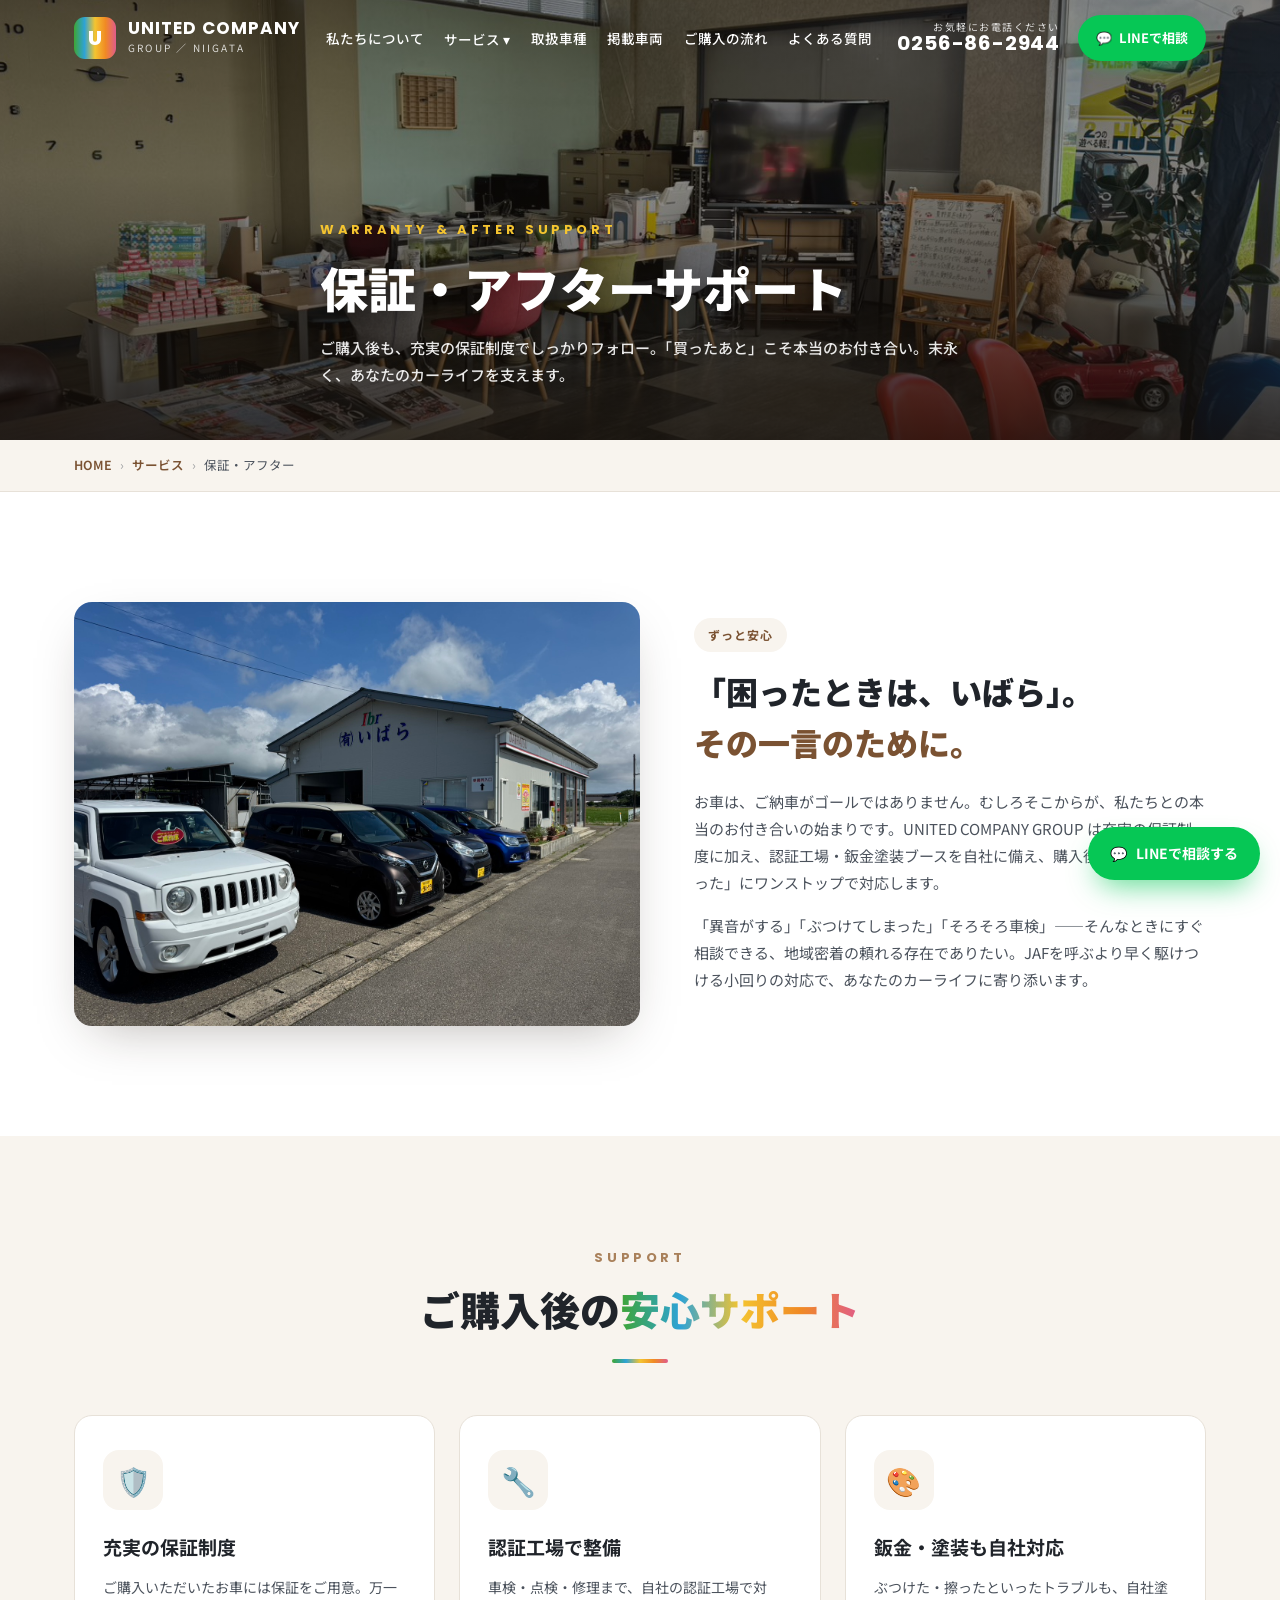
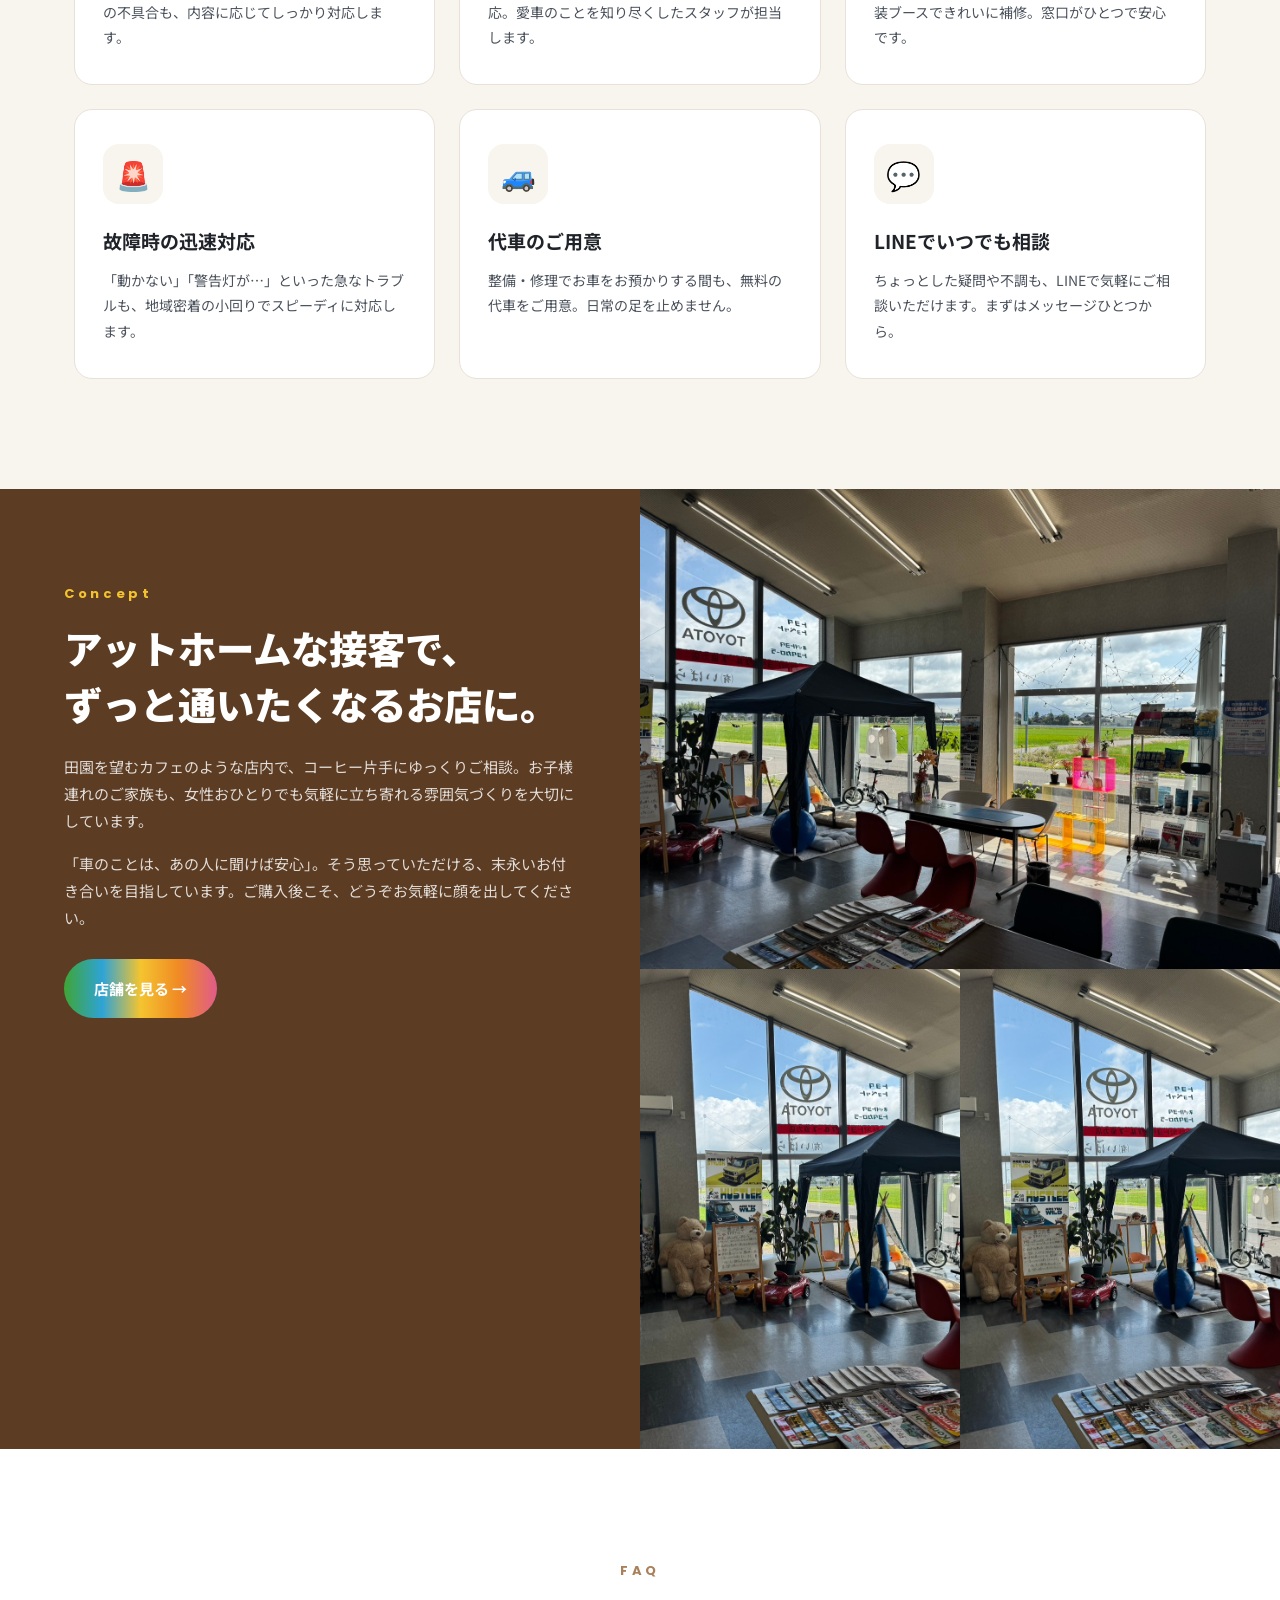
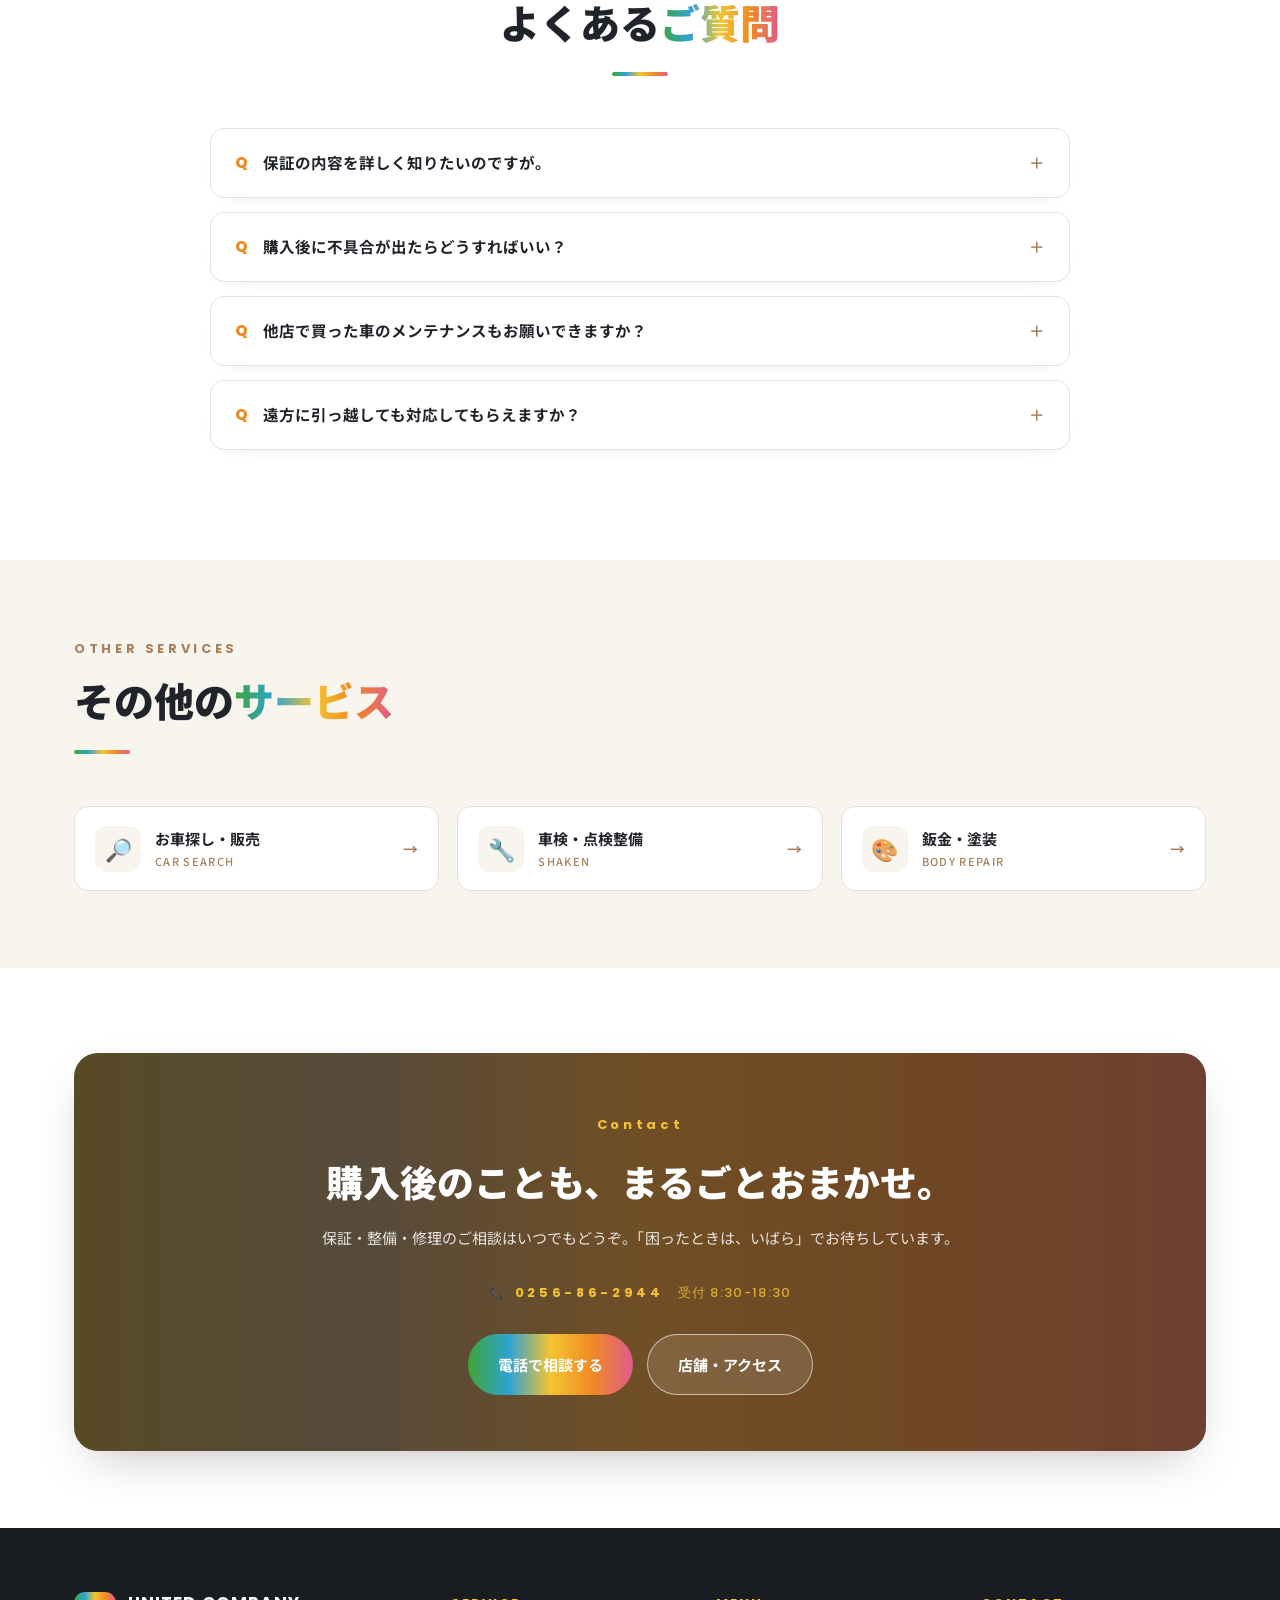
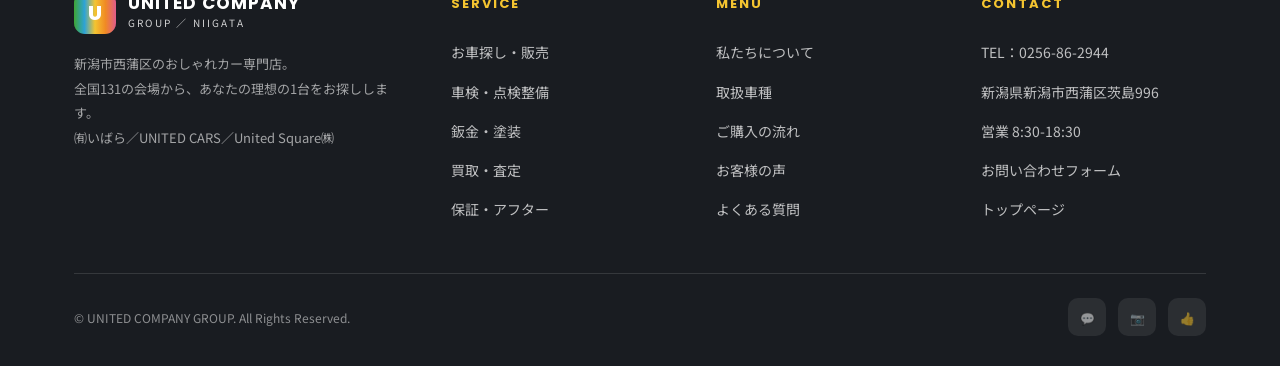
<file: service/hosho.html>
﻿<!DOCTYPE html>
<html lang="ja">
<head>
<meta charset="UTF-8">
<meta name="viewport" content="width=device-width, initial-scale=1.0">
<title>保証・アフターサポート｜サービス｜UNITED COMPANY GROUP（新潟市西蒲区）</title>
<meta name="description" content="UNITED COMPANY GROUPの保証・アフターサポート。ご購入後も充実の保証制度で安心。認証工場での整備、鈑金塗装、故障時の迅速対応まで、地域密着で末永くカーライフを支えます。">
<link rel="canonical" href="https://nextrayjp.github.io/united-company-group/service/hosho.html">
<meta name="robots" content="index,follow,max-image-preview:large">
<meta name="theme-color" content="#5c3d24">
<meta property="og:type" content="website">
<meta property="og:site_name" content="UNITED COMPANY GROUP">
<meta property="og:locale" content="ja_JP">
<meta property="og:url" content="https://nextrayjp.github.io/united-company-group/service/hosho.html">
<meta property="og:title" content="保証・アフターサポート｜サービス｜UNITED COMPANY GROUP（新潟市西蒲区）">
<meta property="og:description" content="UNITED COMPANY GROUPの保証・アフターサポート。ご購入後も充実の保証制度で安心。認証工場での整備、鈑金塗装、故障時の迅速対応まで、地域密着で末永くカーライフを支えます。">
<meta property="og:image" content="https://nextrayjp.github.io/united-company-group/images/ext_wide.jpg">
<meta name="twitter:card" content="summary_large_image">
<meta name="twitter:title" content="保証・アフターサポート｜サービス｜UNITED COMPANY GROUP（新潟市西蒲区）">
<meta name="twitter:description" content="UNITED COMPANY GROUPの保証・アフターサポート。ご購入後も充実の保証制度で安心。認証工場での整備、鈑金塗装、故障時の迅速対応まで、地域密着で末永くカーライフを支えます。">
<meta name="twitter:image" content="https://nextrayjp.github.io/united-company-group/images/ext_wide.jpg">
<link rel="icon" href="https://nextrayjp.github.io/united-company-group/images/logo.png">
<link rel="apple-touch-icon" href="https://nextrayjp.github.io/united-company-group/images/logo.png"><link rel="preconnect" href="https://fonts.googleapis.com">
<link rel="preconnect" href="https://fonts.gstatic.com" crossorigin>
<link href="https://fonts.googleapis.com/css2?family=Noto+Sans+JP:wght@400;500;700;900&family=Poppins:wght@400;500;600;700;800&display=swap" rel="stylesheet">
<link rel="stylesheet" href="../assets/site.css">
<script type="application/ld+json">
{ "@context": "https://schema.org", "@type": "BreadcrumbList", "itemListElement": [ { "@type": "ListItem", "position": 1, "name": "ホーム", "item": "https://nextrayjp.github.io/united-company-group/" }, { "@type": "ListItem", "position": 2, "name": "サービス案内", "item": "https://nextrayjp.github.io/united-company-group/service/" }, { "@type": "ListItem", "position": 3, "name": "保証・アフターサポート", "item": "https://nextrayjp.github.io/united-company-group/service/hosho.html" } ] }
</script>
</head>
<body>

<header id="hd">
  <div class="wrap bar">
    <a href="../index.html" class="logo"><span class="mark en">U</span><span><b>UNITED COMPANY</b><small>GROUP ／ NIIGATA</small></span></a>
    <nav class="main">
      <a class="nl" href="../about.html">私たちについて</a>
      <div class="has-drop"><a class="nl" href="index.html">サービス ▾</a>
        <div class="drop">
          <a href="car-search.html"><span class="di">🔎</span>お車探し・販売</a>
          <a href="shaken.html"><span class="di">🔧</span>車検・点検整備</a>
          <a href="bankin.html"><span class="di">🎨</span>鈑金・塗装</a>
          <a href="kaitori.html"><span class="di">💰</span>買取・査定</a>
          <a href="hosho.html"><span class="di">🛡️</span>保証・アフター</a>
        </div>
      </div>
      <a class="nl" href="../lineup.html">取扱車種</a>
      <a class="nl" href="../index.html#stock">掲載車両</a>
      <a class="nl" href="../flow.html">ご購入の流れ</a>
      <a class="nl" href="../faq.html">よくある質問</a>
    </nav>
    <div style="display:flex;align-items:center;gap:18px">
      <div class="tel-head"><span class="lbl">お気軽にお電話ください</span><span class="num en">0256-86-2944</span></div>
      <a href="https://line.me/R/ti/p/@202uegpx" class="btn-line" target="_blank" rel="noopener"><span>💬</span>LINEで相談</a>
      <div class="burger" id="burger"><span></span><span></span><span></span></div>
    </div>
  </div>
</header>
<div class="m-nav" id="mnav">
  <span class="m-close" id="mclose">×</span>
  <a href="../about.html">私たちについて<span class="en">ABOUT</span></a>
  <div class="mg">SERVICE / サービス</div>
  <a href="car-search.html">お車探し・販売</a>
  <a href="shaken.html">車検・点検整備</a>
  <a href="bankin.html">鈑金・塗装</a>
  <a href="kaitori.html">買取・査定</a>
  <a href="hosho.html">保証・アフター</a>
  <div class="mg">MENU</div>
  <a href="../lineup.html">取扱車種</a>
  <a href="../index.html#stock">掲載車両</a>
  <a href="../flow.html">ご購入の流れ</a>
  <a href="../voice.html">お客様の声</a>
  <a href="../faq.html">よくある質問</a>
  <a href="../index.html#shop">店舗案内</a>
  <a href="tel:0256862944" style="color:var(--g3)">📞 0256-86-2944</a>
</div>

<section class="page-hero">
  <div class="bg" style="background-image:url('../images/int_lounge.jpg')"></div>
  <div class="wrap">
    <span class="en">WARRANTY &amp; AFTER SUPPORT</span>
    <h1>保証・アフターサポート</h1>
    <p>ご購入後も、充実の保証制度でしっかりフォロー。「買ったあと」こそ本当のお付き合い。末永く、あなたのカーライフを支えます。</p>
  </div>
</section>
<div class="crumb"><div class="wrap"><a href="../index.html">HOME</a><span class="sp">›</span><a href="index.html">サービス</a><span class="sp">›</span><span>保証・アフター</span></div></div>

<!-- INTRO -->
<section class="sec">
  <div class="wrap">
    <div class="msg">
      <div class="msg-img rv"><img loading="lazy" decoding="async" src="../images/lot_cars.jpg" alt="ご納車後もお預かりするお客様のお車"></div>
      <div class="rv">
        <span class="lbl-pill">ずっと安心</span>
        <h3>「困ったときは、いばら」。<br><span class="u">その一言のために。</span></h3>
        <p>お車は、ご納車がゴールではありません。むしろそこからが、私たちとの本当のお付き合いの始まりです。UNITED COMPANY GROUP は充実の保証制度に加え、認証工場・鈑金塗装ブースを自社に備え、購入後のあらゆる「困った」にワンストップで対応します。</p>
        <p>「異音がする」「ぶつけてしまった」「そろそろ車検」——そんなときにすぐ相談できる、地域密着の頼れる存在でありたい。JAFを呼ぶより早く駆けつける小回りの対応で、あなたのカーライフに寄り添います。</p>
      </div>
    </div>
  </div>
</section>

<!-- SUPPORT POINTS -->
<section class="sec cream">
  <div class="wrap">
    <div class="head rv"><span class="en">Support</span><h2>ご購入後の<span class="u">安心サポート</span></h2></div>
    <div class="svc-grid">
      <div class="svc rv"><div class="ic">🛡️</div><h4>充実の保証制度</h4><p>ご購入いただいたお車には保証をご用意。万一の不具合も、内容に応じてしっかり対応します。</p></div>
      <div class="svc rv"><div class="ic">🔧</div><h4>認証工場で整備</h4><p>車検・点検・修理まで、自社の認証工場で対応。愛車のことを知り尽くしたスタッフが担当します。</p></div>
      <div class="svc rv"><div class="ic">🎨</div><h4>鈑金・塗装も自社対応</h4><p>ぶつけた・擦ったといったトラブルも、自社塗装ブースできれいに補修。窓口がひとつで安心です。</p></div>
      <div class="svc rv"><div class="ic">🚨</div><h4>故障時の迅速対応</h4><p>「動かない」「警告灯が…」といった急なトラブルも、地域密着の小回りでスピーディに対応します。</p></div>
      <div class="svc rv"><div class="ic">🚙</div><h4>代車のご用意</h4><p>整備・修理でお車をお預かりする間も、無料の代車をご用意。日常の足を止めません。</p></div>
      <div class="svc rv"><div class="ic">💬</div><h4>LINEでいつでも相談</h4><p>ちょっとした疑問や不調も、LINEで気軽にご相談いただけます。まずはメッセージひとつから。</p></div>
    </div>
  </div>
</section>

<!-- MESSAGE / CONCEPT -->
<section class="cafe">
  <div class="inner">
    <div class="txt rv">
      <span class="en">Concept</span>
      <h2>アットホームな接客で、<br>ずっと通いたくなるお店に。</h2>
      <p>田園を望むカフェのような店内で、コーヒー片手にゆっくりご相談。お子様連れのご家族も、女性おひとりでも気軽に立ち寄れる雰囲気づくりを大切にしています。</p>
      <p>「車のことは、あの人に聞けば安心」。そう思っていただける、末永いお付き合いを目指しています。ご購入後こそ、どうぞお気軽に顔を出してください。</p>
      <div class="hero-cta" style="margin-top:28px"><a href="../index.html#shop" class="btn btn-primary" style="box-shadow:none">店舗を見る →</a></div>
    </div>
    <div class="pics">
      <img class="big" loading="lazy" decoding="async" src="../images/int_bright.jpg" alt="カフェのような明るい店内">
      <img loading="lazy" decoding="async" src="../images/int_tent.jpg" alt="キッズスペース">
      <img loading="lazy" decoding="async" src="../images/int_wide.jpg" alt="くつろげる店内">
    </div>
  </div>
</section>

<!-- FAQ -->
<section class="sec">
  <div class="wrap">
    <div class="head rv"><span class="en">FAQ</span><h2>よくある<span class="u">ご質問</span></h2></div>
    <div class="faq rv">
      <details><summary><span class="qq en">Q</span>保証の内容を詳しく知りたいのですが。</summary><div class="ans">保証の範囲や期間は、お車の年式・状態やプランによって異なります。ご購入時に内容を分かりやすくご説明しますので、ご不明な点は何でもお尋ねください。</div></details>
      <details><summary><span class="qq en">Q</span>購入後に不具合が出たらどうすればいい？</summary><div class="ans">まずはお電話かLINEでご連絡ください。状況を伺い、保証の対象かどうかも含めて対応方法をご案内します。認証工場ですぐに点検できます。</div></details>
      <details><summary><span class="qq en">Q</span>他店で買った車のメンテナンスもお願いできますか？</summary><div class="ans">はい、大歓迎です。当店でご購入でないお車も、車検・整備・鈑金塗装など幅広く対応いたします。</div></details>
      <details><summary><span class="qq en">Q</span>遠方に引っ越しても対応してもらえますか？</summary><div class="ans">まずはご相談ください。LINEでのやり取りや、状況に応じたアドバイスなど、できる限りのサポートをいたします。</div></details>
    </div>
  </div>
</section>

<!-- OTHER -->
<section class="sec cream tight">
  <div class="wrap">
    <div class="head rv left"><span class="en">Other Services</span><h2>その他の<span class="u">サービス</span></h2></div>
    <div class="svc-nav rv">
      <a href="car-search.html"><span class="si">🔎</span><span>お車探し・販売<small>CAR SEARCH</small></span><span class="go">→</span></a>
      <a href="shaken.html"><span class="si">🔧</span><span>車検・点検整備<small>SHAKEN</small></span><span class="go">→</span></a>
      <a href="bankin.html"><span class="si">🎨</span><span>鈑金・塗装<small>BODY REPAIR</small></span><span class="go">→</span></a>
    </div>
  </div>
</section>

<!-- CTA -->
<section class="sec tight">
  <div class="wrap">
    <div class="contact-cta rv">
      <span class="en">Contact</span>
      <h2>購入後のことも、まるごとおまかせ。</h2>
      <p>保証・整備・修理のご相談はいつでもどうぞ。「困ったときは、いばら」でお待ちしています。</p>
      <a href="tel:0256862944" class="cta-tel en">📞 0256-86-2944 <small>受付 8:30-18:30</small></a>
      <div class="cta-btns">
        <a href="tel:0256862944" class="btn btn-primary" style="box-shadow:none">電話で相談する</a>
        <a href="../index.html#shop" class="btn btn-ghost">店舗・アクセス</a>
      </div>
    </div>
  </div>
</section>

<footer>
  <div class="wrap">
    <div class="f-top">
      <div class="f-brand">
        <a href="../index.html" class="logo" style="color:#fff"><span class="mark en">U</span><span><b>UNITED COMPANY</b><small>GROUP ／ NIIGATA</small></span></a>
        <p>新潟市西蒲区のおしゃれカー専門店。<br>全国131の会場から、あなたの理想の1台をお探しします。<br>㈲いばら／UNITED CARS／United Square㈱</p>
      </div>
      <div class="f-col"><h5>SERVICE</h5>
        <a href="car-search.html">お車探し・販売</a>
        <a href="shaken.html">車検・点検整備</a>
        <a href="bankin.html">鈑金・塗装</a>
        <a href="kaitori.html">買取・査定</a>
        <a href="hosho.html">保証・アフター</a>
      </div>
      <div class="f-col"><h5>MENU</h5>
        <a href="../about.html">私たちについて</a>
        <a href="../lineup.html">取扱車種</a>
        <a href="../flow.html">ご購入の流れ</a>
        <a href="../voice.html">お客様の声</a>
        <a href="../faq.html">よくある質問</a>
      </div>
      <div class="f-col"><h5>CONTACT</h5>
        <a href="tel:0256862944">TEL：0256-86-2944</a>
        <a href="../index.html#shop">新潟県新潟市西蒲区茨島996</a>
        <a href="../index.html#shop">営業 8:30-18:30</a>
        <a href="../index.html#contact-form">お問い合わせフォーム</a>
        <a href="../index.html">トップページ</a>
      </div>
    </div>
    <div class="f-bottom"><span>© UNITED COMPANY GROUP. All Rights Reserved.</span>
      <div class="f-sns"><a href="#" aria-label="LINE">💬</a><a href="#" aria-label="Instagram">📷</a><a href="#" aria-label="Facebook">👍</a></div>
    </div>
  </div>
</footer>

<a href="https://line.me/R/ti/p/@202uegpx" class="float-line" target="_blank" rel="noopener"><span>💬</span>LINEで相談する</a>
<script src="../assets/site.js"></script>
</body>
</html>
</file>
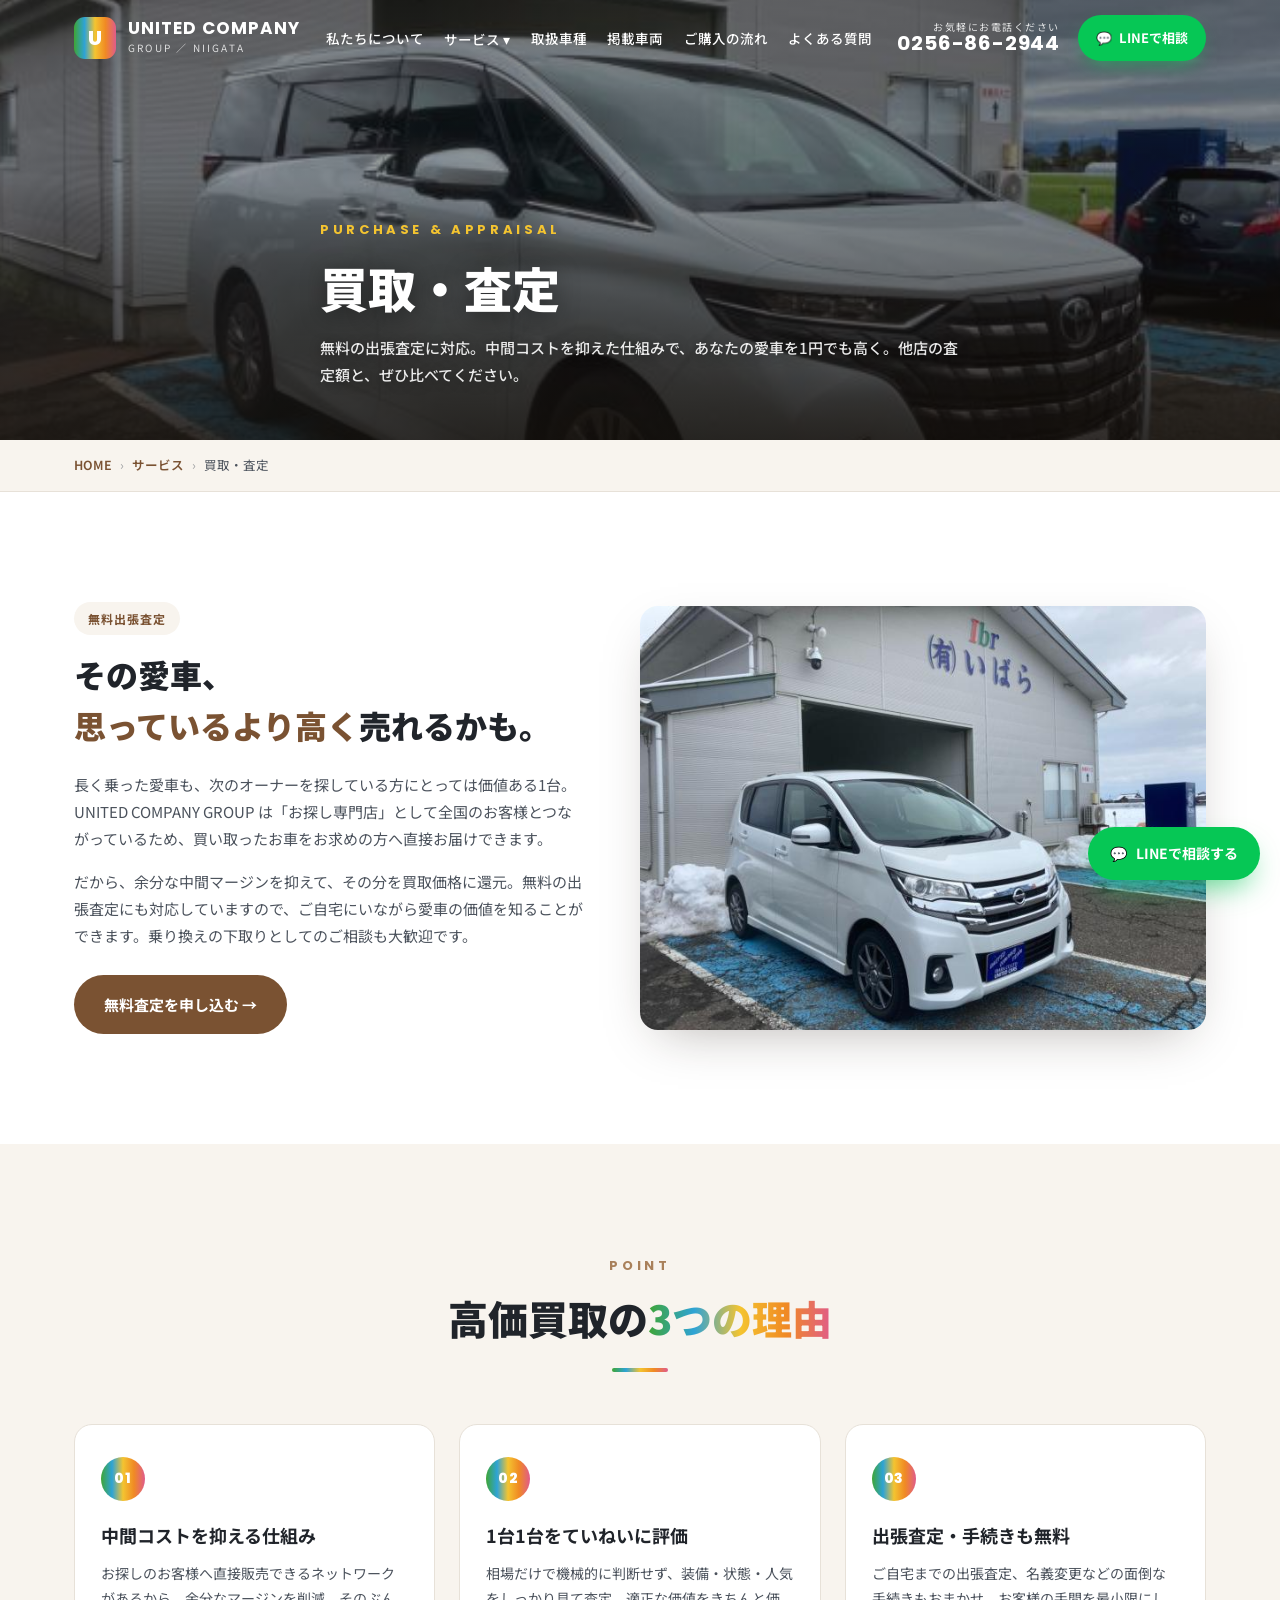
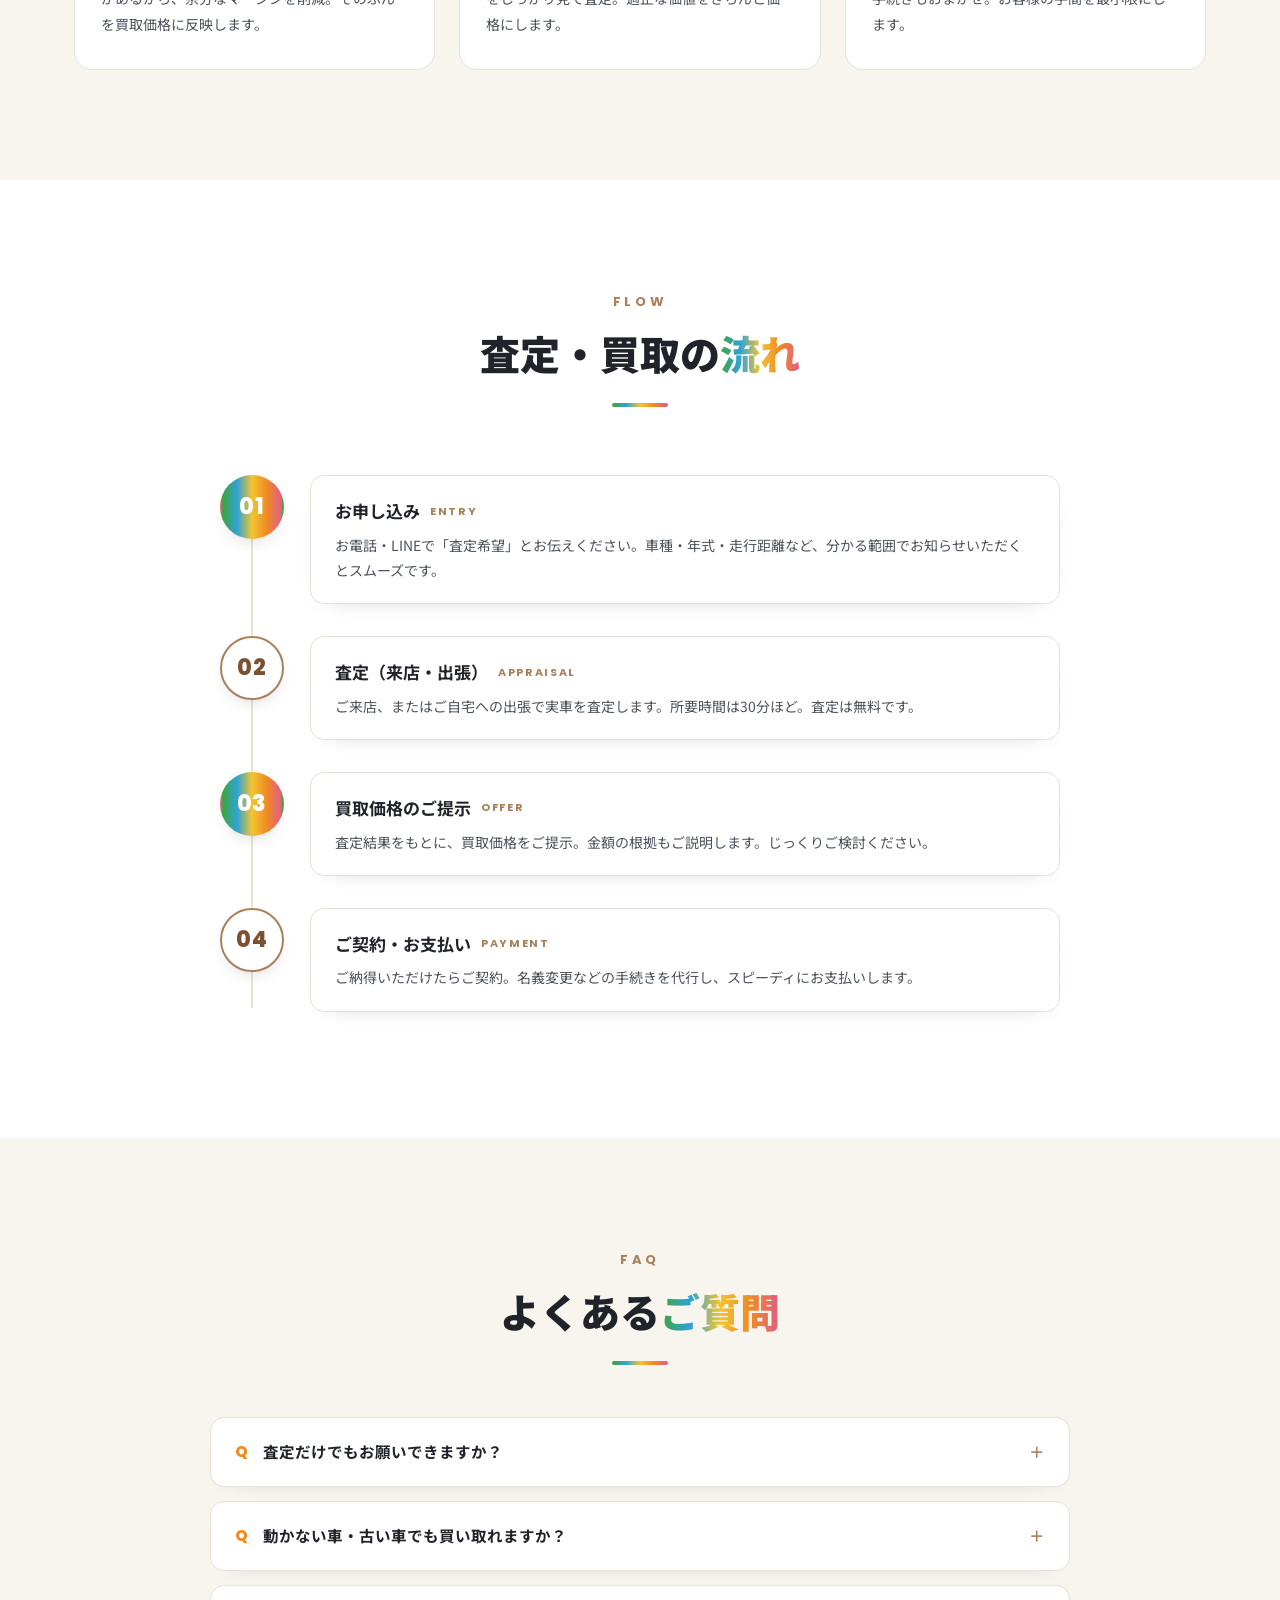
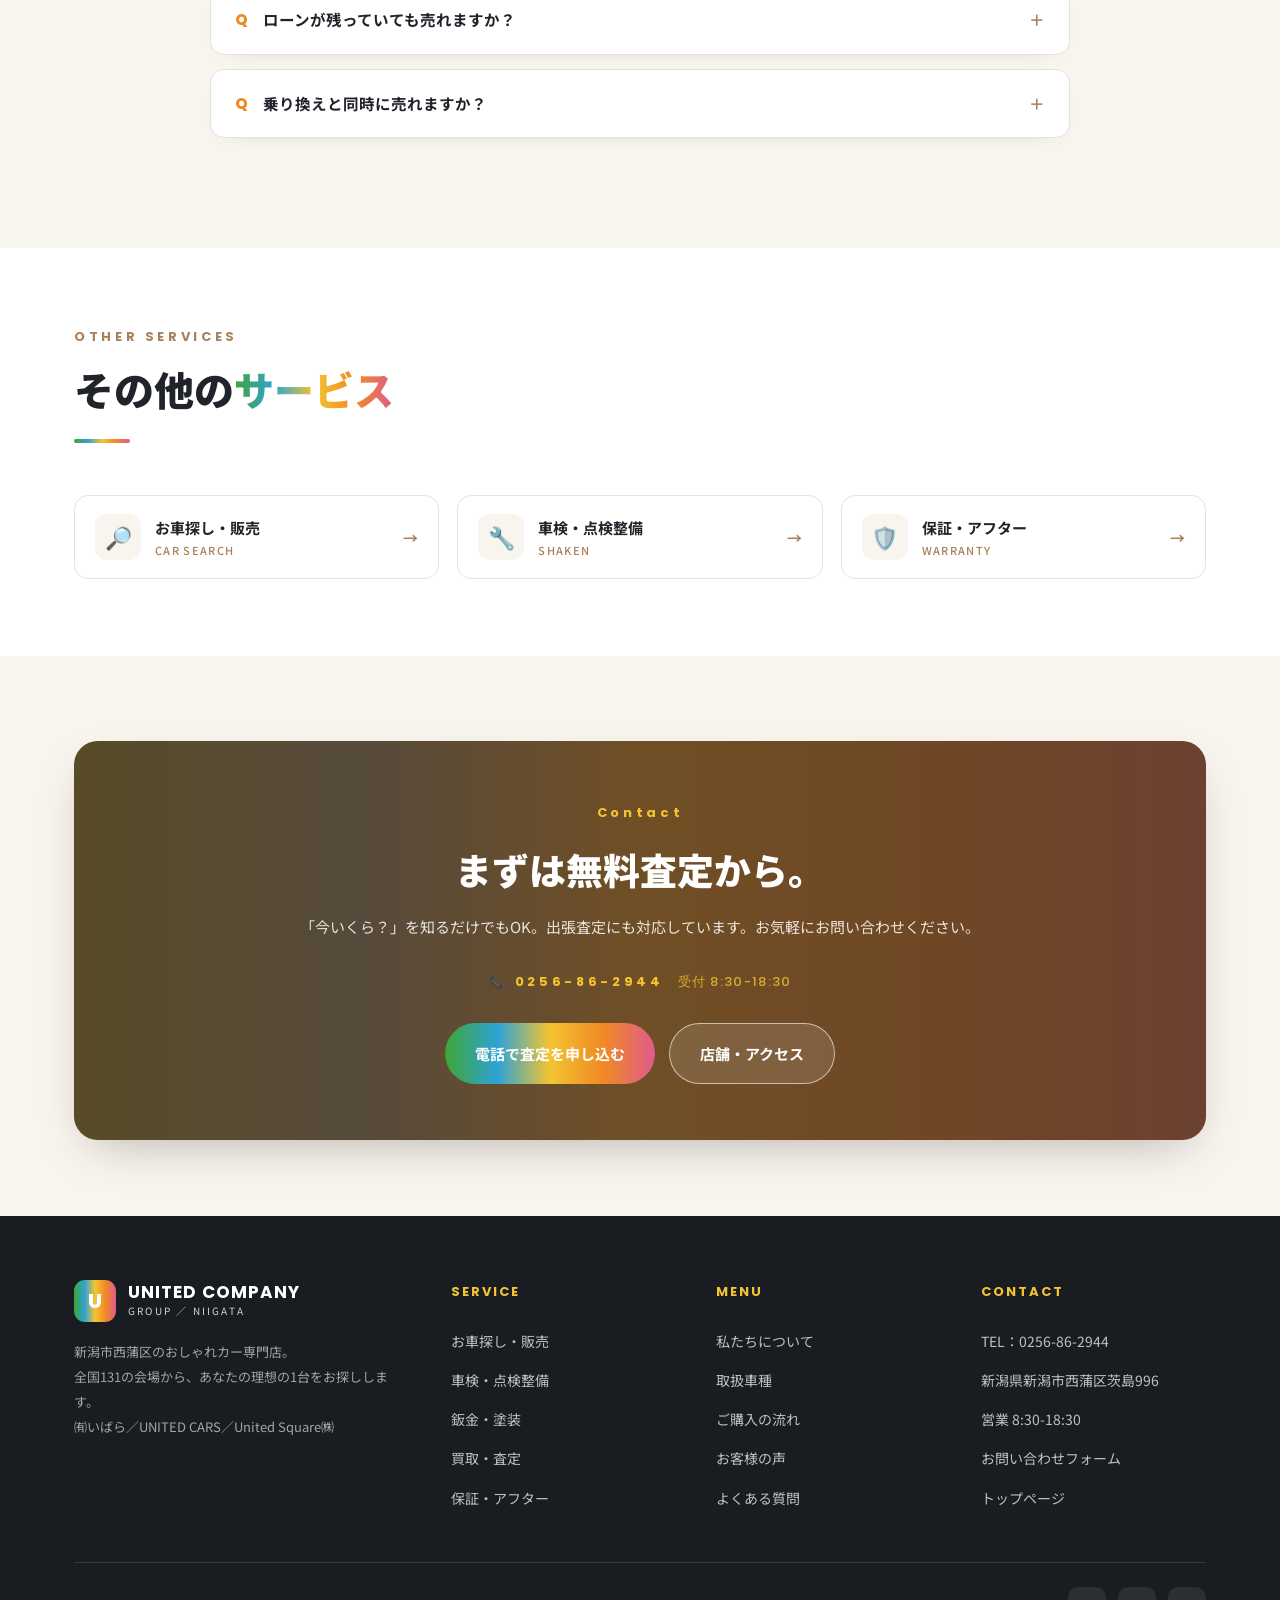
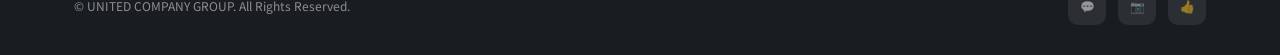
<file: service/kaitori.html>
﻿<!DOCTYPE html>
<html lang="ja">
<head>
<meta charset="UTF-8">
<meta name="viewport" content="width=device-width, initial-scale=1.0">
<title>買取・査定｜サービス｜UNITED COMPANY GROUP（新潟市西蒲区）</title>
<meta name="description" content="UNITED COMPANY GROUPの車買取・査定。無料の出張査定に対応し、中間コストを抑えた仕組みであなたの愛車を高価買取。他店の査定額もぜひ比べてください。乗り換え・下取りのご相談も歓迎。">
<link rel="canonical" href="https://nextrayjp.github.io/united-company-group/service/kaitori.html">
<meta name="robots" content="index,follow,max-image-preview:large">
<meta name="theme-color" content="#5c3d24">
<meta property="og:type" content="website">
<meta property="og:site_name" content="UNITED COMPANY GROUP">
<meta property="og:locale" content="ja_JP">
<meta property="og:url" content="https://nextrayjp.github.io/united-company-group/service/kaitori.html">
<meta property="og:title" content="買取・査定｜サービス｜UNITED COMPANY GROUP（新潟市西蒲区）">
<meta property="og:description" content="UNITED COMPANY GROUPの車買取・査定。無料の出張査定に対応し、中間コストを抑えた仕組みであなたの愛車を高価買取。他店の査定額もぜひ比べてください。乗り換え・下取りのご相談も歓迎。">
<meta property="og:image" content="https://nextrayjp.github.io/united-company-group/images/ext_wide.jpg">
<meta name="twitter:card" content="summary_large_image">
<meta name="twitter:title" content="買取・査定｜サービス｜UNITED COMPANY GROUP（新潟市西蒲区）">
<meta name="twitter:description" content="UNITED COMPANY GROUPの車買取・査定。無料の出張査定に対応し、中間コストを抑えた仕組みであなたの愛車を高価買取。他店の査定額もぜひ比べてください。乗り換え・下取りのご相談も歓迎。">
<meta name="twitter:image" content="https://nextrayjp.github.io/united-company-group/images/ext_wide.jpg">
<link rel="icon" href="https://nextrayjp.github.io/united-company-group/images/logo.png">
<link rel="apple-touch-icon" href="https://nextrayjp.github.io/united-company-group/images/logo.png"><link rel="preconnect" href="https://fonts.googleapis.com">
<link rel="preconnect" href="https://fonts.gstatic.com" crossorigin>
<link href="https://fonts.googleapis.com/css2?family=Noto+Sans+JP:wght@400;500;700;900&family=Poppins:wght@400;500;600;700;800&display=swap" rel="stylesheet">
<link rel="stylesheet" href="../assets/site.css">
<script type="application/ld+json">
{ "@context": "https://schema.org", "@type": "BreadcrumbList", "itemListElement": [ { "@type": "ListItem", "position": 1, "name": "ホーム", "item": "https://nextrayjp.github.io/united-company-group/" }, { "@type": "ListItem", "position": 2, "name": "サービス案内", "item": "https://nextrayjp.github.io/united-company-group/service/" }, { "@type": "ListItem", "position": 3, "name": "買取・査定", "item": "https://nextrayjp.github.io/united-company-group/service/kaitori.html" } ] }
</script>
</head>
<body>

<header id="hd">
  <div class="wrap bar">
    <a href="../index.html" class="logo"><span class="mark en">U</span><span><b>UNITED COMPANY</b><small>GROUP ／ NIIGATA</small></span></a>
    <nav class="main">
      <a class="nl" href="../about.html">私たちについて</a>
      <div class="has-drop"><a class="nl" href="index.html">サービス ▾</a>
        <div class="drop">
          <a href="car-search.html"><span class="di">🔎</span>お車探し・販売</a>
          <a href="shaken.html"><span class="di">🔧</span>車検・点検整備</a>
          <a href="bankin.html"><span class="di">🎨</span>鈑金・塗装</a>
          <a href="kaitori.html"><span class="di">💰</span>買取・査定</a>
          <a href="hosho.html"><span class="di">🛡️</span>保証・アフター</a>
        </div>
      </div>
      <a class="nl" href="../lineup.html">取扱車種</a>
      <a class="nl" href="../index.html#stock">掲載車両</a>
      <a class="nl" href="../flow.html">ご購入の流れ</a>
      <a class="nl" href="../faq.html">よくある質問</a>
    </nav>
    <div style="display:flex;align-items:center;gap:18px">
      <div class="tel-head"><span class="lbl">お気軽にお電話ください</span><span class="num en">0256-86-2944</span></div>
      <a href="https://line.me/R/ti/p/@202uegpx" class="btn-line" target="_blank" rel="noopener"><span>💬</span>LINEで相談</a>
      <div class="burger" id="burger"><span></span><span></span><span></span></div>
    </div>
  </div>
</header>
<div class="m-nav" id="mnav">
  <span class="m-close" id="mclose">×</span>
  <a href="../about.html">私たちについて<span class="en">ABOUT</span></a>
  <div class="mg">SERVICE / サービス</div>
  <a href="car-search.html">お車探し・販売</a>
  <a href="shaken.html">車検・点検整備</a>
  <a href="bankin.html">鈑金・塗装</a>
  <a href="kaitori.html">買取・査定</a>
  <a href="hosho.html">保証・アフター</a>
  <div class="mg">MENU</div>
  <a href="../lineup.html">取扱車種</a>
  <a href="../index.html#stock">掲載車両</a>
  <a href="../flow.html">ご購入の流れ</a>
  <a href="../voice.html">お客様の声</a>
  <a href="../faq.html">よくある質問</a>
  <a href="../index.html#shop">店舗案内</a>
  <a href="tel:0256862944" style="color:var(--g3)">📞 0256-86-2944</a>
</div>

<section class="page-hero">
  <div class="bg" style="background-image:url('../images/car3.jpg')"></div>
  <div class="wrap">
    <span class="en">PURCHASE &amp; APPRAISAL</span>
    <h1>買取・査定</h1>
    <p>無料の出張査定に対応。中間コストを抑えた仕組みで、あなたの愛車を1円でも高く。他店の査定額と、ぜひ比べてください。</p>
  </div>
</section>
<div class="crumb"><div class="wrap"><a href="../index.html">HOME</a><span class="sp">›</span><a href="index.html">サービス</a><span class="sp">›</span><span>買取・査定</span></div></div>

<!-- INTRO -->
<section class="sec">
  <div class="wrap">
    <div class="msg rev">
      <div class="msg-img rv"><img loading="lazy" decoding="async" src="../images/car2.jpg" alt="お車の一例：日産 デイズ（店舗にて撮影）"></div>
      <div class="rv">
        <span class="lbl-pill">無料出張査定</span>
        <h3>その愛車、<br><span class="u">思っているより高く</span>売れるかも。</h3>
        <p>長く乗った愛車も、次のオーナーを探している方にとっては価値ある1台。UNITED COMPANY GROUP は「お探し専門店」として全国のお客様とつながっているため、買い取ったお車をお求めの方へ直接お届けできます。</p>
        <p>だから、余分な中間マージンを抑えて、その分を買取価格に還元。無料の出張査定にも対応していますので、ご自宅にいながら愛車の価値を知ることができます。乗り換えの下取りとしてのご相談も大歓迎です。</p>
        <div class="hero-cta" style="margin-top:26px"><a href="tel:0256862944" class="btn btn-wood">無料査定を申し込む →</a></div>
      </div>
    </div>
  </div>
</section>

<!-- POINTS -->
<section class="sec cream">
  <div class="wrap">
    <div class="head rv"><span class="en">Point</span><h2>高価買取の<span class="u">3つの理由</span></h2></div>
    <div class="points">
      <div class="point rv"><div class="n en">01</div><h4>中間コストを抑える仕組み</h4><p>お探しのお客様へ直接販売できるネットワークがあるから、余分なマージンを削減。そのぶんを買取価格に反映します。</p></div>
      <div class="point rv"><div class="n en">02</div><h4>1台1台をていねいに評価</h4><p>相場だけで機械的に判断せず、装備・状態・人気をしっかり見て査定。適正な価値をきちんと価格にします。</p></div>
      <div class="point rv"><div class="n en">03</div><h4>出張査定・手続きも無料</h4><p>ご自宅までの出張査定、名義変更などの面倒な手続きもおまかせ。お客様の手間を最小限にします。</p></div>
    </div>
  </div>
</section>

<!-- FLOW -->
<section class="sec">
  <div class="wrap">
    <div class="head rv"><span class="en">Flow</span><h2>査定・買取の<span class="u">流れ</span></h2></div>
    <div class="flow">
      <div class="step rv"><div class="no en">01</div><div class="st-body"><h4>お申し込み <span class="en">ENTRY</span></h4><p>お電話・LINEで「査定希望」とお伝えください。車種・年式・走行距離など、分かる範囲でお知らせいただくとスムーズです。</p></div></div>
      <div class="step rv"><div class="no en">02</div><div class="st-body"><h4>査定（来店・出張） <span class="en">APPRAISAL</span></h4><p>ご来店、またはご自宅への出張で実車を査定します。所要時間は30分ほど。査定は無料です。</p></div></div>
      <div class="step rv"><div class="no en">03</div><div class="st-body"><h4>買取価格のご提示 <span class="en">OFFER</span></h4><p>査定結果をもとに、買取価格をご提示。金額の根拠もご説明します。じっくりご検討ください。</p></div></div>
      <div class="step rv"><div class="no en">04</div><div class="st-body"><h4>ご契約・お支払い <span class="en">PAYMENT</span></h4><p>ご納得いただけたらご契約。名義変更などの手続きを代行し、スピーディにお支払いします。</p></div></div>
    </div>
  </div>
</section>

<!-- FAQ -->
<section class="sec cream">
  <div class="wrap">
    <div class="head rv"><span class="en">FAQ</span><h2>よくある<span class="u">ご質問</span></h2></div>
    <div class="faq rv">
      <details><summary><span class="qq en">Q</span>査定だけでもお願いできますか？</summary><div class="ans">はい、査定は無料です。売る・売らないは査定額を見てからご判断いただけます。「今いくらか知りたい」だけでも大歓迎です。</div></details>
      <details><summary><span class="qq en">Q</span>動かない車・古い車でも買い取れますか？</summary><div class="ans">まずはご相談ください。年式が古いお車、不動車、事故歴のあるお車でも、状態に応じて対応いたします。</div></details>
      <details><summary><span class="qq en">Q</span>ローンが残っていても売れますか？</summary><div class="ans">ローン残債のあるお車も買取可能な場合があります。残債の精算方法も含めてご案内しますので、お気軽にご相談ください。</div></details>
      <details><summary><span class="qq en">Q</span>乗り換えと同時に売れますか？</summary><div class="ans">はい。新しいお車のお探しと、今のお車の買取・下取りをまとめてお任せいただけます。手続きも一括でスムーズです。</div></details>
    </div>
  </div>
</section>

<!-- OTHER -->
<section class="sec tight">
  <div class="wrap">
    <div class="head rv left"><span class="en">Other Services</span><h2>その他の<span class="u">サービス</span></h2></div>
    <div class="svc-nav rv">
      <a href="car-search.html"><span class="si">🔎</span><span>お車探し・販売<small>CAR SEARCH</small></span><span class="go">→</span></a>
      <a href="shaken.html"><span class="si">🔧</span><span>車検・点検整備<small>SHAKEN</small></span><span class="go">→</span></a>
      <a href="hosho.html"><span class="si">🛡️</span><span>保証・アフター<small>WARRANTY</small></span><span class="go">→</span></a>
    </div>
  </div>
</section>

<!-- CTA -->
<section class="sec cream tight">
  <div class="wrap">
    <div class="contact-cta rv">
      <span class="en">Contact</span>
      <h2>まずは無料査定から。</h2>
      <p>「今いくら？」を知るだけでもOK。出張査定にも対応しています。お気軽にお問い合わせください。</p>
      <a href="tel:0256862944" class="cta-tel en">📞 0256-86-2944 <small>受付 8:30-18:30</small></a>
      <div class="cta-btns">
        <a href="tel:0256862944" class="btn btn-primary" style="box-shadow:none">電話で査定を申し込む</a>
        <a href="../index.html#shop" class="btn btn-ghost">店舗・アクセス</a>
      </div>
    </div>
  </div>
</section>

<footer>
  <div class="wrap">
    <div class="f-top">
      <div class="f-brand">
        <a href="../index.html" class="logo" style="color:#fff"><span class="mark en">U</span><span><b>UNITED COMPANY</b><small>GROUP ／ NIIGATA</small></span></a>
        <p>新潟市西蒲区のおしゃれカー専門店。<br>全国131の会場から、あなたの理想の1台をお探しします。<br>㈲いばら／UNITED CARS／United Square㈱</p>
      </div>
      <div class="f-col"><h5>SERVICE</h5>
        <a href="car-search.html">お車探し・販売</a>
        <a href="shaken.html">車検・点検整備</a>
        <a href="bankin.html">鈑金・塗装</a>
        <a href="kaitori.html">買取・査定</a>
        <a href="hosho.html">保証・アフター</a>
      </div>
      <div class="f-col"><h5>MENU</h5>
        <a href="../about.html">私たちについて</a>
        <a href="../lineup.html">取扱車種</a>
        <a href="../flow.html">ご購入の流れ</a>
        <a href="../voice.html">お客様の声</a>
        <a href="../faq.html">よくある質問</a>
      </div>
      <div class="f-col"><h5>CONTACT</h5>
        <a href="tel:0256862944">TEL：0256-86-2944</a>
        <a href="../index.html#shop">新潟県新潟市西蒲区茨島996</a>
        <a href="../index.html#shop">営業 8:30-18:30</a>
        <a href="../index.html#contact-form">お問い合わせフォーム</a>
        <a href="../index.html">トップページ</a>
      </div>
    </div>
    <div class="f-bottom"><span>© UNITED COMPANY GROUP. All Rights Reserved.</span>
      <div class="f-sns"><a href="#" aria-label="LINE">💬</a><a href="#" aria-label="Instagram">📷</a><a href="#" aria-label="Facebook">👍</a></div>
    </div>
  </div>
</footer>

<a href="https://line.me/R/ti/p/@202uegpx" class="float-line" target="_blank" rel="noopener"><span>💬</span>LINEで相談する</a>
<script src="../assets/site.js"></script>
</body>
</html>
</file>
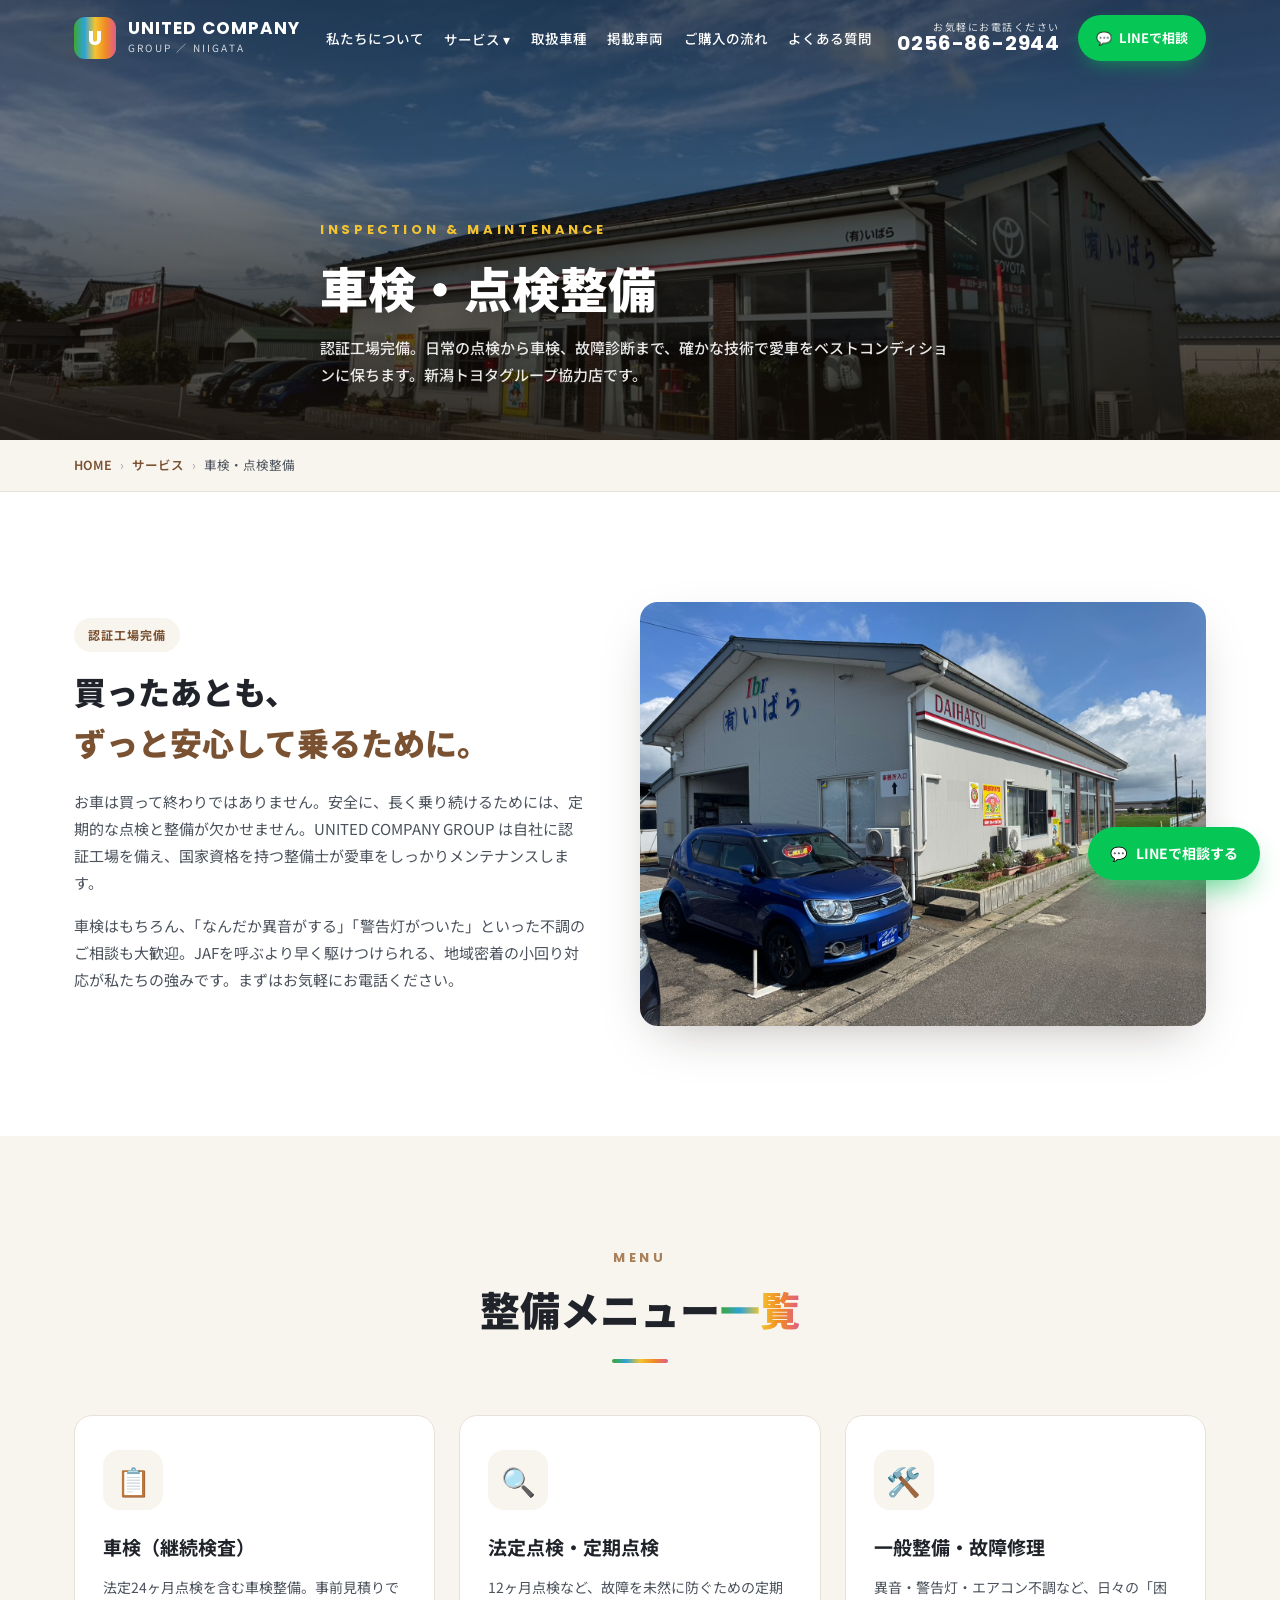
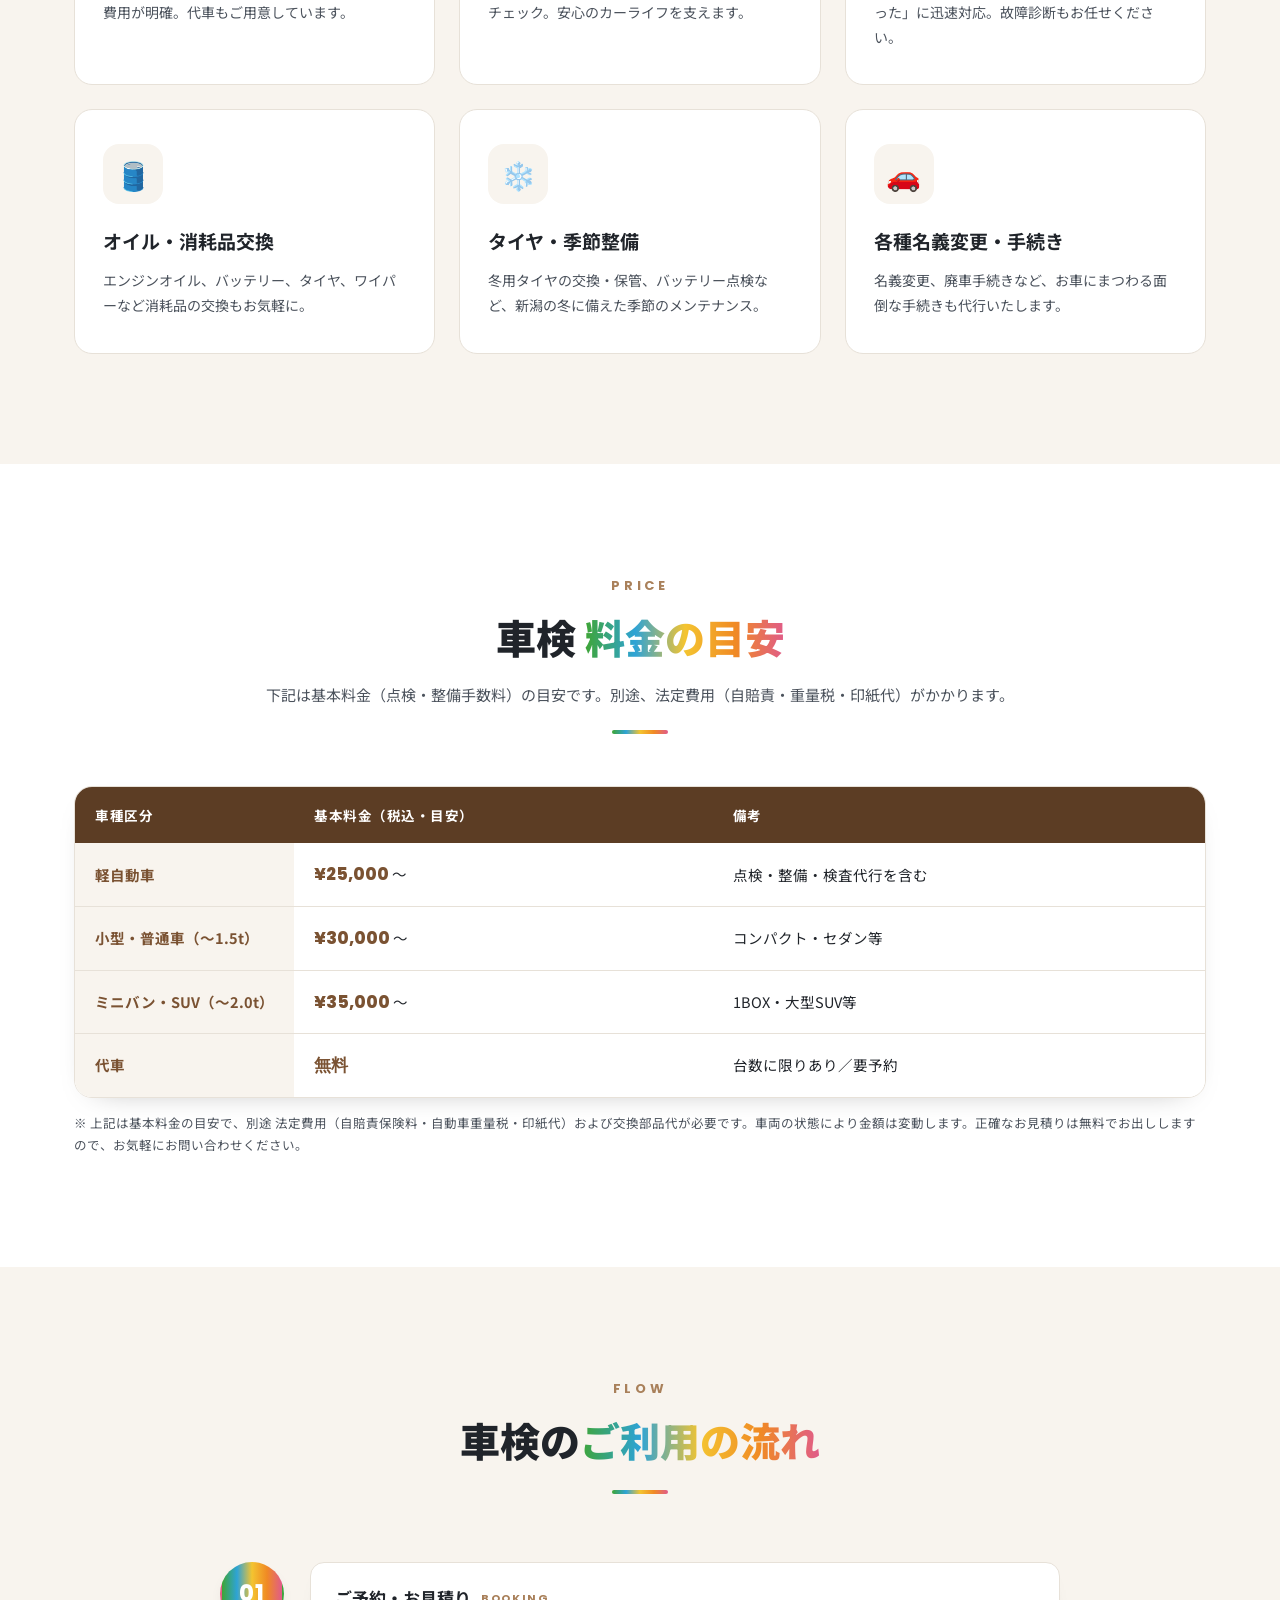
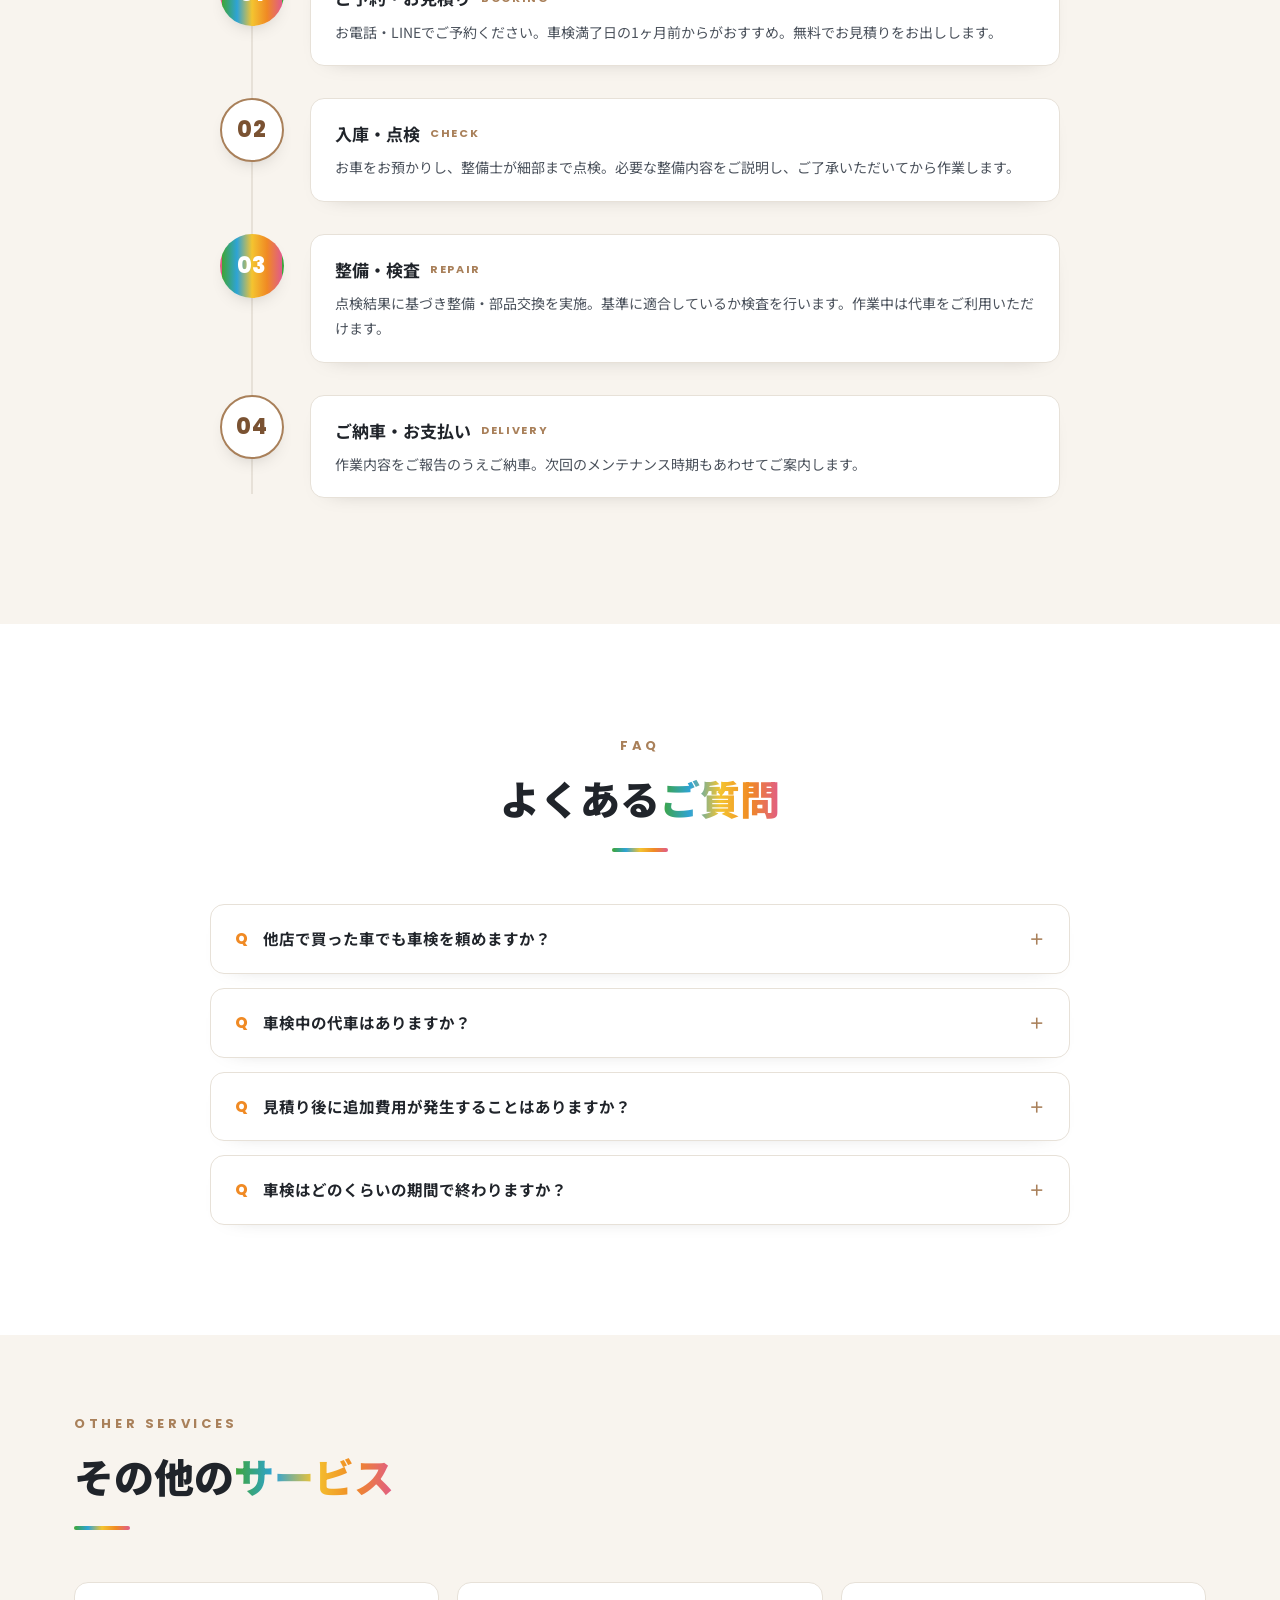
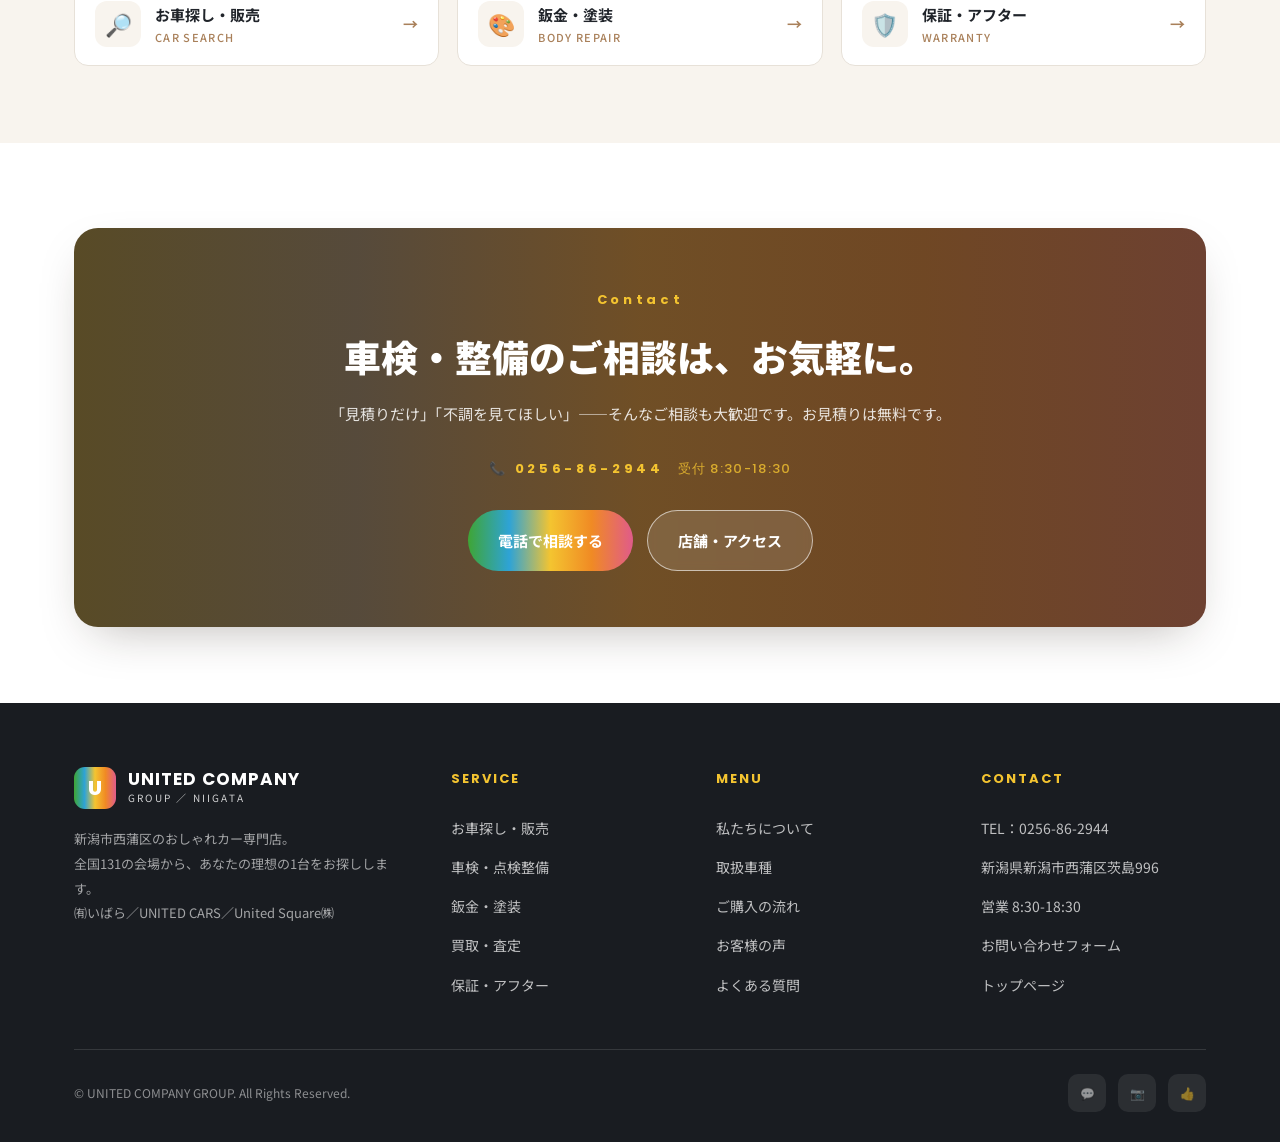
<file: service/shaken.html>
﻿<!DOCTYPE html>
<html lang="ja">
<head>
<meta charset="UTF-8">
<meta name="viewport" content="width=device-width, initial-scale=1.0">
<title>車検・点検整備｜サービス｜UNITED COMPANY GROUP（新潟市西蒲区）</title>
<meta name="description" content="UNITED COMPANY GROUPの車検・点検整備。認証工場完備で、日常点検から車検・法定点検、故障診断まで確かな技術で対応。新潟トヨタグループ協力店。お見積り無料、代車もご用意しています。">
<link rel="canonical" href="https://nextrayjp.github.io/united-company-group/service/shaken.html">
<meta name="robots" content="index,follow,max-image-preview:large">
<meta name="theme-color" content="#5c3d24">
<meta property="og:type" content="website">
<meta property="og:site_name" content="UNITED COMPANY GROUP">
<meta property="og:locale" content="ja_JP">
<meta property="og:url" content="https://nextrayjp.github.io/united-company-group/service/shaken.html">
<meta property="og:title" content="車検・点検整備｜サービス｜UNITED COMPANY GROUP（新潟市西蒲区）">
<meta property="og:description" content="UNITED COMPANY GROUPの車検・点検整備。認証工場完備で、日常点検から車検・法定点検、故障診断まで確かな技術で対応。新潟トヨタグループ協力店。お見積り無料、代車もご用意しています。">
<meta property="og:image" content="https://nextrayjp.github.io/united-company-group/images/ext_wide.jpg">
<meta name="twitter:card" content="summary_large_image">
<meta name="twitter:title" content="車検・点検整備｜サービス｜UNITED COMPANY GROUP（新潟市西蒲区）">
<meta name="twitter:description" content="UNITED COMPANY GROUPの車検・点検整備。認証工場完備で、日常点検から車検・法定点検、故障診断まで確かな技術で対応。新潟トヨタグループ協力店。お見積り無料、代車もご用意しています。">
<meta name="twitter:image" content="https://nextrayjp.github.io/united-company-group/images/ext_wide.jpg">
<link rel="icon" href="https://nextrayjp.github.io/united-company-group/images/logo.png">
<link rel="apple-touch-icon" href="https://nextrayjp.github.io/united-company-group/images/logo.png"><link rel="preconnect" href="https://fonts.googleapis.com">
<link rel="preconnect" href="https://fonts.gstatic.com" crossorigin>
<link href="https://fonts.googleapis.com/css2?family=Noto+Sans+JP:wght@400;500;700;900&family=Poppins:wght@400;500;600;700;800&display=swap" rel="stylesheet">
<link rel="stylesheet" href="../assets/site.css">
<script type="application/ld+json">
{ "@context": "https://schema.org", "@type": "BreadcrumbList", "itemListElement": [ { "@type": "ListItem", "position": 1, "name": "ホーム", "item": "https://nextrayjp.github.io/united-company-group/" }, { "@type": "ListItem", "position": 2, "name": "サービス案内", "item": "https://nextrayjp.github.io/united-company-group/service/" }, { "@type": "ListItem", "position": 3, "name": "車検・点検整備", "item": "https://nextrayjp.github.io/united-company-group/service/shaken.html" } ] }
</script>
</head>
<body>

<header id="hd">
  <div class="wrap bar">
    <a href="../index.html" class="logo"><span class="mark en">U</span><span><b>UNITED COMPANY</b><small>GROUP ／ NIIGATA</small></span></a>
    <nav class="main">
      <a class="nl" href="../about.html">私たちについて</a>
      <div class="has-drop"><a class="nl" href="index.html">サービス ▾</a>
        <div class="drop">
          <a href="car-search.html"><span class="di">🔎</span>お車探し・販売</a>
          <a href="shaken.html"><span class="di">🔧</span>車検・点検整備</a>
          <a href="bankin.html"><span class="di">🎨</span>鈑金・塗装</a>
          <a href="kaitori.html"><span class="di">💰</span>買取・査定</a>
          <a href="hosho.html"><span class="di">🛡️</span>保証・アフター</a>
        </div>
      </div>
      <a class="nl" href="../lineup.html">取扱車種</a>
      <a class="nl" href="../index.html#stock">掲載車両</a>
      <a class="nl" href="../flow.html">ご購入の流れ</a>
      <a class="nl" href="../faq.html">よくある質問</a>
    </nav>
    <div style="display:flex;align-items:center;gap:18px">
      <div class="tel-head"><span class="lbl">お気軽にお電話ください</span><span class="num en">0256-86-2944</span></div>
      <a href="https://line.me/R/ti/p/@202uegpx" class="btn-line" target="_blank" rel="noopener"><span>💬</span>LINEで相談</a>
      <div class="burger" id="burger"><span></span><span></span><span></span></div>
    </div>
  </div>
</header>
<div class="m-nav" id="mnav">
  <span class="m-close" id="mclose">×</span>
  <a href="../about.html">私たちについて<span class="en">ABOUT</span></a>
  <div class="mg">SERVICE / サービス</div>
  <a href="car-search.html">お車探し・販売</a>
  <a href="shaken.html">車検・点検整備</a>
  <a href="bankin.html">鈑金・塗装</a>
  <a href="kaitori.html">買取・査定</a>
  <a href="hosho.html">保証・アフター</a>
  <div class="mg">MENU</div>
  <a href="../lineup.html">取扱車種</a>
  <a href="../index.html#stock">掲載車両</a>
  <a href="../flow.html">ご購入の流れ</a>
  <a href="../voice.html">お客様の声</a>
  <a href="../faq.html">よくある質問</a>
  <a href="../index.html#shop">店舗案内</a>
  <a href="tel:0256862944" style="color:var(--g3)">📞 0256-86-2944</a>
</div>

<section class="page-hero">
  <div class="bg" style="background-image:url('../images/ext_wide.jpg')"></div>
  <div class="wrap">
    <span class="en">INSPECTION &amp; MAINTENANCE</span>
    <h1>車検・点検整備</h1>
    <p>認証工場完備。日常の点検から車検、故障診断まで、確かな技術で愛車をベストコンディションに保ちます。新潟トヨタグループ協力店です。</p>
  </div>
</section>
<div class="crumb"><div class="wrap"><a href="../index.html">HOME</a><span class="sp">›</span><a href="index.html">サービス</a><span class="sp">›</span><span>車検・点検整備</span></div></div>

<!-- INTRO -->
<section class="sec">
  <div class="wrap">
    <div class="msg rev">
      <div class="msg-img rv"><img loading="lazy" decoding="async" src="../images/ext_ignis.jpg" alt="認証工場の入口とお車（スズキ イグニス）"></div>
      <div class="rv">
        <span class="lbl-pill">認証工場完備</span>
        <h3>買ったあとも、<br><span class="u">ずっと安心して乗るために。</span></h3>
        <p>お車は買って終わりではありません。安全に、長く乗り続けるためには、定期的な点検と整備が欠かせません。UNITED COMPANY GROUP は自社に認証工場を備え、国家資格を持つ整備士が愛車をしっかりメンテナンスします。</p>
        <p>車検はもちろん、「なんだか異音がする」「警告灯がついた」といった不調のご相談も大歓迎。JAFを呼ぶより早く駆けつけられる、地域密着の小回り対応が私たちの強みです。まずはお気軽にお電話ください。</p>
      </div>
    </div>
  </div>
</section>

<!-- MENU POINTS -->
<section class="sec cream">
  <div class="wrap">
    <div class="head rv"><span class="en">Menu</span><h2>整備メニュー<span class="u">一覧</span></h2></div>
    <div class="svc-grid">
      <div class="svc rv"><div class="ic">📋</div><h4>車検（継続検査）</h4><p>法定24ヶ月点検を含む車検整備。事前見積りで費用が明確。代車もご用意しています。</p></div>
      <div class="svc rv"><div class="ic">🔍</div><h4>法定点検・定期点検</h4><p>12ヶ月点検など、故障を未然に防ぐための定期チェック。安心のカーライフを支えます。</p></div>
      <div class="svc rv"><div class="ic">🛠️</div><h4>一般整備・故障修理</h4><p>異音・警告灯・エアコン不調など、日々の「困った」に迅速対応。故障診断もお任せください。</p></div>
      <div class="svc rv"><div class="ic">🛢️</div><h4>オイル・消耗品交換</h4><p>エンジンオイル、バッテリー、タイヤ、ワイパーなど消耗品の交換もお気軽に。</p></div>
      <div class="svc rv"><div class="ic">❄️</div><h4>タイヤ・季節整備</h4><p>冬用タイヤの交換・保管、バッテリー点検など、新潟の冬に備えた季節のメンテナンス。</p></div>
      <div class="svc rv"><div class="ic">🚗</div><h4>各種名義変更・手続き</h4><p>名義変更、廃車手続きなど、お車にまつわる面倒な手続きも代行いたします。</p></div>
    </div>
  </div>
</section>

<!-- PRICE -->
<section class="sec">
  <div class="wrap">
    <div class="head rv"><span class="en">Price</span><h2>車検 <span class="u">料金の目安</span></h2><p class="sub">下記は基本料金（点検・整備手数料）の目安です。別途、法定費用（自賠責・重量税・印紙代）がかかります。</p></div>
    <div class="tbl-wrap rv">
      <table class="tbl">
        <thead><tr><th>車種区分</th><th>基本料金（税込・目安）</th><th>備考</th></tr></thead>
        <tbody>
          <tr><th>軽自動車</th><td><span class="yen">¥25,000</span> 〜</td><td>点検・整備・検査代行を含む</td></tr>
          <tr><th>小型・普通車（〜1.5t）</th><td><span class="yen">¥30,000</span> 〜</td><td>コンパクト・セダン等</td></tr>
          <tr><th>ミニバン・SUV（〜2.0t）</th><td><span class="yen">¥35,000</span> 〜</td><td>1BOX・大型SUV等</td></tr>
          <tr><th>代車</th><td><span class="yen">無料</span></td><td>台数に限りあり／要予約</td></tr>
        </tbody>
      </table>
    </div>
    <p class="note">※ 上記は基本料金の目安で、別途 法定費用（自賠責保険料・自動車重量税・印紙代）および交換部品代が必要です。車両の状態により金額は変動します。正確なお見積りは無料でお出ししますので、お気軽にお問い合わせください。</p>
  </div>
</section>

<!-- FLOW -->
<section class="sec cream">
  <div class="wrap">
    <div class="head rv"><span class="en">Flow</span><h2>車検の<span class="u">ご利用の流れ</span></h2></div>
    <div class="flow">
      <div class="step rv"><div class="no en">01</div><div class="st-body"><h4>ご予約・お見積り <span class="en">BOOKING</span></h4><p>お電話・LINEでご予約ください。車検満了日の1ヶ月前からがおすすめ。無料でお見積りをお出しします。</p></div></div>
      <div class="step rv"><div class="no en">02</div><div class="st-body"><h4>入庫・点検 <span class="en">CHECK</span></h4><p>お車をお預かりし、整備士が細部まで点検。必要な整備内容をご説明し、ご了承いただいてから作業します。</p></div></div>
      <div class="step rv"><div class="no en">03</div><div class="st-body"><h4>整備・検査 <span class="en">REPAIR</span></h4><p>点検結果に基づき整備・部品交換を実施。基準に適合しているか検査を行います。作業中は代車をご利用いただけます。</p></div></div>
      <div class="step rv"><div class="no en">04</div><div class="st-body"><h4>ご納車・お支払い <span class="en">DELIVERY</span></h4><p>作業内容をご報告のうえご納車。次回のメンテナンス時期もあわせてご案内します。</p></div></div>
    </div>
  </div>
</section>

<!-- FAQ -->
<section class="sec">
  <div class="wrap">
    <div class="head rv"><span class="en">FAQ</span><h2>よくある<span class="u">ご質問</span></h2></div>
    <div class="faq rv">
      <details><summary><span class="qq en">Q</span>他店で買った車でも車検を頼めますか？</summary><div class="ans">はい、どちらでご購入されたお車でも大歓迎です。メーカー・車種を問わず対応いたします。</div></details>
      <details><summary><span class="qq en">Q</span>車検中の代車はありますか？</summary><div class="ans">はい、無料の代車をご用意しています。台数に限りがあるため、ご予約時にあわせてお申し付けください。</div></details>
      <details><summary><span class="qq en">Q</span>見積り後に追加費用が発生することはありますか？</summary><div class="ans">点検で新たに整備が必要な箇所が見つかった場合は、作業前に必ずご説明し、ご了承をいただいてから進めます。勝手に追加作業をすることはありません。</div></details>
      <details><summary><span class="qq en">Q</span>車検はどのくらいの期間で終わりますか？</summary><div class="ans">お車の状態にもよりますが、早ければ即日〜数日でご納車可能です。お急ぎの場合はご相談ください。</div></details>
    </div>
  </div>
</section>

<!-- OTHER -->
<section class="sec cream tight">
  <div class="wrap">
    <div class="head rv left"><span class="en">Other Services</span><h2>その他の<span class="u">サービス</span></h2></div>
    <div class="svc-nav rv">
      <a href="car-search.html"><span class="si">🔎</span><span>お車探し・販売<small>CAR SEARCH</small></span><span class="go">→</span></a>
      <a href="bankin.html"><span class="si">🎨</span><span>鈑金・塗装<small>BODY REPAIR</small></span><span class="go">→</span></a>
      <a href="hosho.html"><span class="si">🛡️</span><span>保証・アフター<small>WARRANTY</small></span><span class="go">→</span></a>
    </div>
  </div>
</section>

<!-- CTA -->
<section class="sec tight">
  <div class="wrap">
    <div class="contact-cta rv">
      <span class="en">Contact</span>
      <h2>車検・整備のご相談は、お気軽に。</h2>
      <p>「見積りだけ」「不調を見てほしい」——そんなご相談も大歓迎です。お見積りは無料です。</p>
      <a href="tel:0256862944" class="cta-tel en">📞 0256-86-2944 <small>受付 8:30-18:30</small></a>
      <div class="cta-btns">
        <a href="tel:0256862944" class="btn btn-primary" style="box-shadow:none">電話で相談する</a>
        <a href="../index.html#shop" class="btn btn-ghost">店舗・アクセス</a>
      </div>
    </div>
  </div>
</section>

<footer>
  <div class="wrap">
    <div class="f-top">
      <div class="f-brand">
        <a href="../index.html" class="logo" style="color:#fff"><span class="mark en">U</span><span><b>UNITED COMPANY</b><small>GROUP ／ NIIGATA</small></span></a>
        <p>新潟市西蒲区のおしゃれカー専門店。<br>全国131の会場から、あなたの理想の1台をお探しします。<br>㈲いばら／UNITED CARS／United Square㈱</p>
      </div>
      <div class="f-col"><h5>SERVICE</h5>
        <a href="car-search.html">お車探し・販売</a>
        <a href="shaken.html">車検・点検整備</a>
        <a href="bankin.html">鈑金・塗装</a>
        <a href="kaitori.html">買取・査定</a>
        <a href="hosho.html">保証・アフター</a>
      </div>
      <div class="f-col"><h5>MENU</h5>
        <a href="../about.html">私たちについて</a>
        <a href="../lineup.html">取扱車種</a>
        <a href="../flow.html">ご購入の流れ</a>
        <a href="../voice.html">お客様の声</a>
        <a href="../faq.html">よくある質問</a>
      </div>
      <div class="f-col"><h5>CONTACT</h5>
        <a href="tel:0256862944">TEL：0256-86-2944</a>
        <a href="../index.html#shop">新潟県新潟市西蒲区茨島996</a>
        <a href="../index.html#shop">営業 8:30-18:30</a>
        <a href="../index.html#contact-form">お問い合わせフォーム</a>
        <a href="../index.html">トップページ</a>
      </div>
    </div>
    <div class="f-bottom"><span>© UNITED COMPANY GROUP. All Rights Reserved.</span>
      <div class="f-sns"><a href="#" aria-label="LINE">💬</a><a href="#" aria-label="Instagram">📷</a><a href="#" aria-label="Facebook">👍</a></div>
    </div>
  </div>
</footer>

<a href="https://line.me/R/ti/p/@202uegpx" class="float-line" target="_blank" rel="noopener"><span>💬</span>LINEで相談する</a>
<script src="../assets/site.js"></script>
</body>
</html>
</file>
<file: assets/site.css>
/* =====================================================================
   UNITED COMPANY GROUP — shared stylesheet (index と下層ページ共通)
   ===================================================================== */
:root{
  --ink:#20242a; --ink-soft:#4b525c; --line:#e7e1d8;
  --bg:#ffffff; --cream:#f8f4ee; --cream2:#f1eadf;
  --wood:#7a5232; --wood-d:#5c3d24; --wood-l:#a9805a;
  --gold:#c99b52;
  --g1:#3fa535; --g2:#2ea3d6; --g3:#f4c430; --g4:#f08a24; --g5:#e05b8a;
  --brand:linear-gradient(90deg,#3fa535,#2ea3d6,#f4c430,#f08a24,#e05b8a);
  --shadow:0 18px 50px -20px rgba(40,30,20,.35);
  --radius:18px;
}
*{margin:0;padding:0;box-sizing:border-box}
html{scroll-behavior:smooth}
body{font-family:"Noto Sans JP",sans-serif;color:var(--ink);background:var(--bg);line-height:1.8;overflow-x:hidden;font-size:15px;-webkit-font-smoothing:antialiased}
img{max-width:100%;display:block}
a{color:inherit;text-decoration:none}
.wrap{max-width:1180px;margin:0 auto;padding:0 24px}
.en{font-family:"Poppins",sans-serif;letter-spacing:.04em}
section{position:relative}

/* ---------- reveal ---------- */
.rv{opacity:0;transform:translateY(30px);transition:opacity .8s ease,transform .8s ease}
.rv.in{opacity:1;transform:none}

/* ---------- header ---------- */
header{position:fixed;top:0;left:0;width:100%;z-index:100;transition:.35s;background:rgba(255,255,255,0);}
header.solid{background:rgba(255,255,255,.96);box-shadow:0 6px 24px -14px rgba(0,0,0,.3);backdrop-filter:blur(8px)}
.bar{display:flex;align-items:center;justify-content:space-between;height:76px}
.logo{display:flex;align-items:center;gap:12px;color:#fff;transition:.35s}
header.solid .logo{color:var(--ink)}
.logo .mark{width:42px;height:42px;border-radius:11px;background:var(--brand);display:grid;place-items:center;color:#fff;font-family:"Poppins";font-weight:800;font-size:20px;box-shadow:var(--shadow)}
.logo b{font-family:"Poppins";font-weight:700;font-size:17px;letter-spacing:.06em;line-height:1.15;display:block}
.logo small{font-size:10px;letter-spacing:.22em;opacity:.8;display:block}
nav.main{display:flex;align-items:center;gap:clamp(12px,1.6vw,24px);flex-wrap:nowrap}
nav.main a.nl{color:#fff;font-weight:500;font-size:13.5px;white-space:nowrap;position:relative;transition:.3s}
header.solid nav.main a.nl{color:var(--ink)}
nav.main a.nl::after{content:"";position:absolute;left:0;bottom:-6px;width:0;height:2px;background:var(--brand);transition:.3s}
nav.main a.nl:hover::after{width:100%}
.tel-head{display:flex;flex-direction:column;align-items:flex-end;line-height:1.1}
.tel-head .lbl{font-size:10px;letter-spacing:.15em;color:#fff;opacity:.85}
header.solid .tel-head .lbl{color:var(--ink-soft)}
.tel-head .num{font-family:"Poppins";font-weight:700;font-size:20px;color:#fff}
header.solid .tel-head .num{color:var(--wood)}
.btn-line{background:#06c755;color:#fff;padding:11px 18px;border-radius:40px;font-weight:700;font-size:13px;display:inline-flex;align-items:center;gap:7px;box-shadow:0 8px 20px -8px rgba(6,199,85,.7)}
.burger{display:none;flex-direction:column;gap:5px;cursor:pointer;padding:6px}
.burger span{width:26px;height:2px;background:#fff;transition:.3s}
header.solid .burger span{background:var(--ink)}

/* dropdown (サービス) */
.has-drop{position:relative}
.drop{position:absolute;top:100%;left:50%;transform:translateX(-50%) translateY(10px);background:#fff;border-radius:14px;box-shadow:var(--shadow);padding:10px;min-width:230px;opacity:0;visibility:hidden;transition:.28s;border:1px solid var(--line)}
.has-drop:hover .drop{opacity:1;visibility:visible;transform:translateX(-50%) translateY(6px)}
.drop a{display:flex;align-items:center;gap:10px;color:var(--ink)!important;padding:10px 14px;border-radius:10px;font-size:13.5px;font-weight:500;transition:.2s}
.drop a:hover{background:var(--cream)}
.drop a .di{font-size:17px}
.drop::before{content:"";position:absolute;top:-6px;left:50%;transform:translateX(-50%) rotate(45deg);width:12px;height:12px;background:#fff;border-left:1px solid var(--line);border-top:1px solid var(--line)}

/* ---------- hero (index) ---------- */
.hero{height:100vh;min-height:620px;position:relative;overflow:hidden;display:flex;align-items:center}
.slides{position:absolute;inset:0}
.slide{position:absolute;inset:0;background-size:cover;background-position:center;opacity:0;transform:scale(1.08);transition:opacity 1.4s ease, transform 7s ease}
.slide.on{opacity:1;transform:scale(1)}
.slide::after{content:"";position:absolute;inset:0;background:linear-gradient(105deg,rgba(20,15,10,.72) 0%,rgba(20,15,10,.35) 55%,rgba(20,15,10,.15) 100%)}
.hero-inner{position:relative;z-index:3;color:#fff}
.hero .eyebrow{display:inline-flex;align-items:center;gap:10px;font-family:"Poppins";font-weight:600;letter-spacing:.18em;font-size:12px;background:rgba(255,255,255,.14);border:1px solid rgba(255,255,255,.3);padding:8px 16px;border-radius:40px;backdrop-filter:blur(4px);margin-bottom:26px}
.hero .eyebrow .dot{width:8px;height:8px;border-radius:50%;background:var(--brand)}
.hero h1{font-size:clamp(2.1rem,5.5vw,4rem);font-weight:900;line-height:1.28;letter-spacing:.01em;text-shadow:0 4px 30px rgba(0,0,0,.4)}
.hero h1 .hl{background:var(--brand);-webkit-background-clip:text;background-clip:text;color:transparent;filter:brightness(1.25)}
.hero p.lead{margin-top:22px;font-size:clamp(1rem,2vw,1.2rem);font-weight:500;max-width:600px;text-shadow:0 2px 14px rgba(0,0,0,.5)}
.hero-cta{margin-top:38px;display:flex;gap:14px;flex-wrap:wrap}
.btn{display:inline-flex;align-items:center;gap:10px;padding:16px 30px;border-radius:44px;font-weight:700;font-size:15px;transition:.3s;cursor:pointer}
.btn-primary{background:var(--brand);color:#fff;box-shadow:0 14px 34px -12px rgba(224,91,138,.6)}
.btn-primary:hover{transform:translateY(-3px)}
.btn-ghost{background:rgba(255,255,255,.12);color:#fff;border:1.5px solid rgba(255,255,255,.6);backdrop-filter:blur(4px)}
.btn-ghost:hover{background:#fff;color:var(--ink)}
.btn-wood{background:var(--wood);color:#fff}
.btn-wood:hover{transform:translateY(-3px);background:var(--wood-d)}
.hero-side{position:absolute;right:34px;bottom:30px;z-index:3;display:flex;flex-direction:column;gap:10px;align-items:flex-end}
.hero-dots{display:flex;gap:9px}
.hero-dots i{width:34px;height:4px;border-radius:4px;background:rgba(255,255,255,.4);cursor:pointer;transition:.3s}
.hero-dots i.on{background:#fff}
.scroll-hint{writing-mode:vertical-rl;color:#fff;font-family:"Poppins";font-size:11px;letter-spacing:.2em;opacity:.85;position:absolute;left:34px;bottom:30px;z-index:3;display:flex;align-items:center;gap:12px}
.scroll-hint::after{content:"";width:1px;height:46px;background:#fff}

/* ---------- page hero (下層) ---------- */
.page-hero{position:relative;min-height:440px;display:flex;align-items:flex-end;overflow:hidden;color:#fff}
.page-hero .bg{position:absolute;inset:0;background-size:cover;background-position:center;transform:scale(1.03)}
.page-hero .bg::after{content:"";position:absolute;inset:0;background:linear-gradient(to top,rgba(20,15,10,.86) 0%,rgba(20,15,10,.42) 60%,rgba(20,15,10,.5) 100%)}
.page-hero .wrap{position:relative;z-index:2;padding-top:130px;padding-bottom:52px}
.page-hero .en{display:block;font-weight:700;letter-spacing:.28em;font-size:13px;color:var(--g3);margin-bottom:14px}
.page-hero h1{font-size:clamp(1.9rem,4.6vw,3rem);font-weight:900;line-height:1.35;text-shadow:0 4px 24px rgba(0,0,0,.4)}
.page-hero p{margin-top:14px;max-width:640px;color:rgba(255,255,255,.9);font-weight:500;text-shadow:0 2px 12px rgba(0,0,0,.4)}
.crumb{background:var(--cream);border-bottom:1px solid var(--line)}
.crumb .wrap{display:flex;align-items:center;gap:8px;flex-wrap:wrap;padding-top:14px;padding-bottom:14px;font-size:12.5px;color:var(--ink-soft)}
.crumb a{color:var(--wood);font-weight:600}
.crumb a:hover{text-decoration:underline}
.crumb .sp{opacity:.5}

/* ---------- brands strip ---------- */
.brands{background:var(--wood-d);color:#fff;padding:30px 0}
.brands .row{display:flex;align-items:center;justify-content:center;gap:14px 44px;flex-wrap:wrap;text-align:center}
.brands .b{display:flex;flex-direction:column;gap:2px}
.brands .b b{font-family:"Poppins";font-weight:700;letter-spacing:.08em;font-size:18px}
.brands .b span{font-size:11px;opacity:.75;letter-spacing:.14em}
.brands .sep{width:1px;height:34px;background:rgba(255,255,255,.25)}

/* ---------- section heading ---------- */
.sec{padding:clamp(64px,9vw,110px) 0}
.sec.cream{background:var(--cream)}
.sec.tight{padding:clamp(48px,6vw,80px) 0}
.head{text-align:center;margin-bottom:52px}
.head.left{text-align:left}
.head .en{display:block;font-weight:700;font-size:13px;letter-spacing:.28em;color:var(--wood-l);text-transform:uppercase;margin-bottom:12px}
.head h2{font-size:clamp(1.6rem,3.6vw,2.5rem);font-weight:900;line-height:1.4}
.head h2 .u{background:var(--brand);-webkit-background-clip:text;background-clip:text;color:transparent}
.head .sub{margin-top:16px;color:var(--ink-soft);font-size:15px}
.head::after{content:"";display:block;width:56px;height:4px;background:var(--brand);border-radius:4px;margin:22px auto 0}
.head.left::after{margin:22px 0 0}

/* ---------- message / feature row ---------- */
.msg{display:grid;grid-template-columns:1.05fr .95fr;gap:54px;align-items:center}
.msg.rev{grid-template-columns:.95fr 1.05fr}
.msg.rev .msg-img{order:2}
.msg-img{position:relative;border-radius:var(--radius);overflow:hidden;box-shadow:var(--shadow)}
.msg-img img{width:100%;height:100%;object-fit:cover;aspect-ratio:4/3}
.msg-img .badge{position:absolute;left:20px;bottom:20px;background:#fff;border-radius:14px;padding:14px 20px;box-shadow:var(--shadow)}
.msg-img .badge b{font-family:"Poppins";font-size:30px;color:var(--wood);line-height:1;display:block}
.msg-img .badge span{font-size:11px;color:var(--ink-soft);letter-spacing:.1em}
.msg .lbl-pill{display:inline-block;background:var(--cream);color:var(--wood);font-weight:700;font-size:12px;letter-spacing:.08em;padding:6px 14px;border-radius:30px;margin-bottom:14px}
.msg h3{font-size:clamp(1.35rem,3vw,2rem);font-weight:900;line-height:1.6;margin-bottom:20px}
.msg h3 .u{color:var(--wood)}
.msg p{color:var(--ink-soft);margin-bottom:16px}
.promises{list-style:none;margin-top:26px;display:grid;gap:12px}
.promises li{display:flex;gap:13px;align-items:flex-start;font-weight:500}
.promises li .ck{flex:none;width:26px;height:26px;border-radius:50%;background:var(--brand);color:#fff;display:grid;place-items:center;font-size:13px;font-weight:700;margin-top:2px}

/* ---------- services / feature cards ---------- */
.svc-grid{display:grid;grid-template-columns:repeat(3,1fr);gap:24px}
.svc{background:#fff;border:1px solid var(--line);border-radius:var(--radius);padding:34px 28px;transition:.35s;position:relative;overflow:hidden;display:block;color:inherit}
.svc::before{content:"";position:absolute;top:0;left:0;width:100%;height:4px;background:var(--brand);transform:scaleX(0);transform-origin:left;transition:.4s}
.svc:hover{transform:translateY(-8px);box-shadow:var(--shadow)}
.svc:hover::before{transform:scaleX(1)}
.svc .ic{width:60px;height:60px;border-radius:16px;background:var(--cream);display:grid;place-items:center;font-size:28px;margin-bottom:20px}
.svc h4{font-size:19px;font-weight:700;margin-bottom:10px}
.svc p{color:var(--ink-soft);font-size:14px}
.svc .more{margin-top:16px;color:var(--wood);font-weight:700;font-size:13px;display:inline-flex;gap:6px;align-items:center}
a.svc:hover .more{gap:11px}

/* ---------- point / numbered features ---------- */
.points{display:grid;grid-template-columns:repeat(3,1fr);gap:24px}
.point{background:#fff;border:1px solid var(--line);border-radius:var(--radius);padding:32px 26px;position:relative;transition:.35s}
.point:hover{transform:translateY(-6px);box-shadow:var(--shadow)}
.point .n{font-family:"Poppins";font-weight:800;font-size:14px;color:#fff;background:var(--brand);width:44px;height:44px;border-radius:50%;display:grid;place-items:center;margin-bottom:18px}
.point h4{font-size:18px;font-weight:700;margin-bottom:10px}
.point p{color:var(--ink-soft);font-size:14px}

/* ---------- price / spec table ---------- */
.tbl-wrap{overflow-x:auto;border-radius:var(--radius);box-shadow:0 10px 30px -22px rgba(0,0,0,.4);border:1px solid var(--line)}
.tbl{width:100%;border-collapse:collapse;background:#fff;min-width:520px}
.tbl th,.tbl td{padding:16px 20px;text-align:left;border-bottom:1px solid var(--line);font-size:14.5px}
.tbl thead th{background:var(--wood-d);color:#fff;font-weight:700;font-size:13.5px;letter-spacing:.04em}
.tbl tbody th{background:var(--cream);color:var(--wood);font-weight:700;white-space:nowrap;width:210px}
.tbl td .yen{font-family:"Poppins";font-weight:800;color:var(--wood);font-size:17px}
.tbl tr:last-child th,.tbl tr:last-child td{border-bottom:0}
.note{font-size:12.5px;color:var(--ink-soft);margin-top:14px}

/* ---------- flow ---------- */
.flow{max-width:840px;margin:0 auto;position:relative}
.flow::before{content:"";position:absolute;left:31px;top:20px;bottom:20px;width:2px;background:var(--line)}
.step{display:flex;gap:26px;padding:16px 0;position:relative}
.step .no{flex:none;width:64px;height:64px;border-radius:50%;background:#fff;border:2px solid var(--wood-l);display:grid;place-items:center;font-family:"Poppins";font-weight:800;font-size:22px;color:var(--wood);z-index:2;box-shadow:0 8px 20px -12px rgba(0,0,0,.3)}
.step:nth-child(odd) .no{background:var(--brand);color:#fff;border-color:transparent}
.step .st-body{background:#fff;border:1px solid var(--line);border-radius:14px;padding:20px 24px;flex:1;box-shadow:0 8px 24px -20px rgba(0,0,0,.4)}
.step .st-body h4{font-size:17px;font-weight:700;margin-bottom:6px;display:flex;align-items:center;gap:10px;flex-wrap:wrap}
.step .st-body h4 .en{font-size:11px;color:var(--wood-l);letter-spacing:.15em}
.step .st-body p{color:var(--ink-soft);font-size:14px}

/* ---------- reason / compare ---------- */
.reason{display:grid;grid-template-columns:1fr 1fr;gap:40px;align-items:center;background:#fff;border:1px solid var(--line);border-radius:24px;padding:clamp(30px,4vw,54px);box-shadow:var(--shadow)}
.reason h3{font-size:clamp(1.4rem,3vw,2rem);font-weight:900;line-height:1.5;margin-bottom:18px}
.reason h3 .u{background:var(--brand);-webkit-background-clip:text;background-clip:text;color:transparent}
.reason p{color:var(--ink-soft);margin-bottom:14px}
.cmp{display:grid;gap:16px}
.cmp .row{border-radius:16px;padding:22px 24px}
.cmp .other{background:var(--cream);border:1px dashed var(--wood-l)}
.cmp .ours{background:var(--wood-d);color:#fff}
.cmp .lbl{font-size:12px;font-weight:700;letter-spacing:.1em;margin-bottom:6px;opacity:.85}
.cmp .row b{font-size:19px;font-weight:900;line-height:1.4}
.cmp .ours b .hl{color:var(--g3)}
.cmp .arrow{text-align:center;font-size:24px;color:var(--wood-l)}

/* ---------- FAQ ---------- */
.faq{max-width:860px;margin:0 auto;display:grid;gap:14px}
.faq details{background:#fff;border:1px solid var(--line);border-radius:14px;overflow:hidden;box-shadow:0 8px 24px -22px rgba(0,0,0,.4)}
.faq summary{list-style:none;cursor:pointer;padding:20px 24px;font-weight:700;font-size:15.5px;display:flex;gap:14px;align-items:flex-start;transition:.2s}
.faq summary::-webkit-details-marker{display:none}
.faq summary .qq{flex:none;font-family:"Poppins";font-weight:800;color:var(--g4)}
.faq summary::after{content:"＋";margin-left:auto;color:var(--wood-l);font-weight:700;transition:.3s}
.faq details[open] summary::after{transform:rotate(45deg)}
.faq .ans{padding:0 24px 22px 58px;color:var(--ink-soft);font-size:14.5px}

/* ---------- voices ---------- */
.voice-grid{display:grid;grid-template-columns:repeat(3,1fr);gap:24px}
.voice{background:#fff;border-radius:var(--radius);padding:30px 28px;border:1px solid var(--line);position:relative}
.voice .stars{color:var(--g3);font-size:16px;letter-spacing:2px;margin-bottom:14px}
.voice p{font-size:14.5px;color:var(--ink);margin-bottom:18px}
.voice .who{display:flex;align-items:center;gap:12px;border-top:1px solid var(--line);padding-top:16px}
.voice .who .av{width:44px;height:44px;border-radius:50%;background:var(--brand);color:#fff;display:grid;place-items:center;font-weight:700}
.voice .who b{font-size:14px;display:block}
.voice .who span{font-size:12px;color:var(--ink-soft)}
.voice .q{position:absolute;top:18px;right:24px;font-family:"Poppins";font-size:60px;color:var(--cream2);font-weight:800;line-height:1}

/* ---------- other services nav ---------- */
.svc-nav{display:grid;grid-template-columns:repeat(3,1fr);gap:18px}
.svc-nav a{display:flex;align-items:center;gap:14px;background:#fff;border:1px solid var(--line);border-radius:14px;padding:18px 20px;font-weight:700;transition:.3s}
.svc-nav a:hover{transform:translateY(-4px);box-shadow:var(--shadow);border-color:transparent}
.svc-nav a .si{width:46px;height:46px;border-radius:12px;background:var(--cream);display:grid;place-items:center;font-size:22px;flex:none}
.svc-nav a small{display:block;font-weight:500;font-size:11px;color:var(--wood-l);letter-spacing:.12em}
.svc-nav a .go{margin-left:auto;color:var(--wood-l)}

/* ---------- concept (cafe) ---------- */
.cafe{background:var(--wood-d);color:#fff;overflow:hidden}
.cafe .inner{display:grid;grid-template-columns:1fr 1fr;gap:0;align-items:stretch}
.cafe .txt{padding:clamp(50px,7vw,90px) clamp(30px,5vw,70px)}
.cafe .txt .en{color:var(--g3);font-weight:700;letter-spacing:.28em;font-size:13px}
.cafe .txt h2{font-size:clamp(1.6rem,3.4vw,2.4rem);font-weight:900;line-height:1.45;margin:14px 0 22px}
.cafe .txt p{color:rgba(255,255,255,.82);margin-bottom:16px}
.cafe .pics{display:grid;grid-template-columns:1fr 1fr;grid-template-rows:1fr 1fr}
.cafe .pics img{width:100%;height:100%;object-fit:cover;min-height:170px}
.cafe .pics .big{grid-column:1/3}

/* ---------- shop / contact ---------- */
.shop-banner{position:relative;border-radius:var(--radius);overflow:hidden;box-shadow:var(--shadow);margin-bottom:36px;max-height:420px}
.shop-banner img{width:100%;height:100%;object-fit:cover;aspect-ratio:16/6;min-height:240px}
.shop-banner .sb-cap{position:absolute;left:0;bottom:0;width:100%;padding:40px 28px 22px;background:linear-gradient(to top,rgba(20,15,10,.78),transparent);color:#fff}
.shop-banner .sb-cap b{font-size:clamp(1.1rem,2.4vw,1.5rem);font-weight:900;display:block}
.shop-banner .sb-cap span{font-size:13px;opacity:.9}
.shop{display:grid;grid-template-columns:1fr 1fr;gap:44px;align-items:start}
.info-table{width:100%;border-collapse:collapse;margin-bottom:26px}
.info-table th,.info-table td{text-align:left;padding:15px 6px;border-bottom:1px solid var(--line);vertical-align:top;font-size:15px}
.info-table th{width:120px;color:var(--wood);font-weight:700;white-space:nowrap}
.map-box{border-radius:var(--radius);overflow:hidden;box-shadow:var(--shadow);border:1px solid var(--line);min-height:340px}
.map-box iframe{width:100%;height:100%;min-height:400px;border:0;display:block}
.contact-cta{margin-top:8px;background:var(--wood-d);border-radius:24px;padding:clamp(34px,5vw,56px);text-align:center;color:#fff;box-shadow:var(--shadow);position:relative;overflow:hidden}
.contact-cta::before{content:"";position:absolute;inset:0;background:var(--brand);opacity:.13}
.contact-cta > *{position:relative;z-index:2}
.contact-cta .en{color:var(--g3);letter-spacing:.28em;font-weight:700;font-size:13px}
.contact-cta h2{font-size:clamp(1.5rem,3.4vw,2.3rem);font-weight:900;margin:12px 0 10px}
.contact-cta p{color:rgba(255,255,255,.85);margin-bottom:26px}
.cta-tel{font-family:"Poppins";font-weight:800;font-size:clamp(2rem,5vw,3rem);color:#fff;display:inline-flex;align-items:center;gap:14px;line-height:1}
.cta-tel small{font-size:13px;font-weight:500;opacity:.8;letter-spacing:.1em}
.cta-hours{margin-top:8px;font-size:13px;color:rgba(255,255,255,.75)}
.cta-btns{margin-top:30px;display:flex;gap:14px;justify-content:center;flex-wrap:wrap}

/* ---------- footer ---------- */
footer{background:#191c21;color:#fff;padding:64px 0 30px}
.f-top{display:grid;grid-template-columns:1.5fr 1fr 1fr 1fr;gap:40px;padding-bottom:44px;border-bottom:1px solid rgba(255,255,255,.12)}
.f-brand .logo .mark{box-shadow:none}
.f-brand p{color:rgba(255,255,255,.6);font-size:13px;margin-top:18px;line-height:1.9}
.f-col h5{font-size:13px;letter-spacing:.15em;color:var(--g3);font-weight:700;margin-bottom:18px;font-family:"Poppins"}
.f-col a{display:block;color:rgba(255,255,255,.72);font-size:14px;padding:7px 0;transition:.3s}
.f-col a:hover{color:#fff;padding-left:6px}
.f-bottom{padding-top:24px;display:flex;justify-content:space-between;align-items:center;flex-wrap:wrap;gap:12px;color:rgba(255,255,255,.5);font-size:12px}
.f-sns{display:flex;gap:12px}
.f-sns a{width:38px;height:38px;border-radius:10px;background:rgba(255,255,255,.08);display:grid;place-items:center;transition:.3s}
.f-sns a:hover{background:var(--brand)}

/* floating */
.float-line{position:fixed;right:20px;bottom:20px;z-index:90;background:#06c755;color:#fff;padding:14px 22px;border-radius:44px;font-weight:700;font-size:14px;box-shadow:0 14px 30px -10px rgba(6,199,85,.7);display:flex;align-items:center;gap:9px;transition:.3s}
.float-line:hover{transform:translateY(-3px)}

/* mobile nav */
.m-nav{position:fixed;inset:0;background:rgba(25,20,15,.98);z-index:99;display:flex;flex-direction:column;align-items:center;justify-content:center;gap:6px;opacity:0;pointer-events:none;transition:.4s;overflow-y:auto;padding:80px 20px}
.m-nav.open{opacity:1;pointer-events:auto}
.m-nav a{color:#fff;font-size:19px;font-weight:700;padding:10px}
.m-nav a .en{display:block;font-size:11px;color:var(--g3);letter-spacing:.2em;margin-top:2px}
.m-nav .mg{font-size:12px;color:var(--wood-l);letter-spacing:.18em;margin-top:14px;font-weight:700}
.m-close{position:absolute;top:26px;right:26px;color:#fff;font-size:34px;cursor:pointer}

@media(max-width:960px){
  .msg,.msg.rev,.reason,.shop,.cafe .inner{grid-template-columns:1fr}
  .msg.rev .msg-img{order:0}
  .svc-grid,.line-grid,.stock-grid,.voice-grid,.points,.svc-nav{grid-template-columns:1fr 1fr}
  .f-top{grid-template-columns:1fr 1fr}
  .cafe .pics{order:-1}
}
@media(max-width:1240px){
  nav.main,.tel-head,.bar .btn-line{display:none}
  .burger{display:flex}
}
@media(max-width:760px){
  .svc-grid,.line-grid,.stock-grid,.voice-grid,.points,.svc-nav,.f-top{grid-template-columns:1fr}
  .brands .sep{display:none}
  .hero-side,.scroll-hint{display:none}
  .cafe .pics{grid-template-columns:1fr 1fr}
  .page-hero{min-height:360px}
}

/* ---------- contact form ---------- */
.form-wrap{max-width:720px;margin:38px auto 0}
.uform{position:relative;display:grid;gap:18px;background:#fff;border:1px solid var(--line);border-radius:20px;padding:clamp(26px,4vw,44px);box-shadow:var(--shadow);text-align:left}
.uform .frow{display:grid;gap:7px}
.uform .frow.two{grid-template-columns:1fr 1fr;gap:18px}
.uform label{font-weight:700;font-size:13.5px;color:var(--ink)}
.uform label .req{color:#e0555f;font-size:11px;margin-left:6px;font-weight:700}
.uform label .opt{color:var(--ink-soft);font-size:11px;margin-left:6px;font-weight:500}
.uform input,.uform select,.uform textarea{width:100%;font-family:inherit;font-size:15px;padding:13px 15px;border:1.5px solid var(--line);border-radius:11px;background:var(--cream);color:var(--ink);transition:.2s;-webkit-appearance:none;appearance:none}
.uform select{background-image:url("data:image/svg+xml;utf8,<svg xmlns='http://www.w3.org/2000/svg' width='12' height='8' viewBox='0 0 12 8'><path d='M1 1l5 5 5-5' stroke='%237a5232' stroke-width='2' fill='none' stroke-linecap='round'/></svg>");background-repeat:no-repeat;background-position:right 16px center;padding-right:40px}
.uform input:focus,.uform select:focus,.uform textarea:focus{outline:none;border-color:var(--wood-l);background:#fff;box-shadow:0 0 0 3px rgba(169,128,90,.18)}
.uform textarea{min-height:130px;resize:vertical}
.uform .hp{position:absolute!important;left:-9999px;width:1px;height:1px;overflow:hidden}
.uform .submit{margin-top:6px;justify-self:center;border:0}
.uform .priv{font-size:12px;color:var(--ink-soft);text-align:center;line-height:1.7}
@media(max-width:600px){.uform .frow.two{grid-template-columns:1fr}}

/* ---------- about / lineup 子ページ用（index.html のインラインCSSと同等の定義を共通化） ---------- */
.uc-tags{display:flex;flex-wrap:wrap;gap:8px;margin:22px 0 8px}
.uc-tags span{background:var(--cream);border:1px solid var(--line);border-radius:30px;padding:7px 15px;font-size:12.5px;font-weight:700;color:var(--wood)}
.group3{display:grid;grid-template-columns:repeat(3,1fr);gap:22px;margin-top:56px}
.gcard{background:#fff;border:1px solid var(--line);border-radius:var(--radius);padding:30px 26px;box-shadow:0 10px 30px -22px rgba(0,0,0,.4)}
.gcard .gn{font-family:"Poppins";font-weight:800;font-size:12px;letter-spacing:.2em;color:var(--wood-l)}
.gcard h4{font-size:20px;font-weight:900;margin:6px 0 12px}
.gcard p{font-size:14px;color:var(--ink-soft)}
.gcard .grole{margin-top:14px;display:inline-block;background:var(--brand);color:#fff;font-size:11px;font-weight:700;padding:5px 13px;border-radius:30px}
.str-grid{display:grid;grid-template-columns:repeat(3,1fr);gap:22px}
.str{background:#fff;border:1px solid var(--line);border-radius:var(--radius);padding:32px 26px;position:relative;transition:.35s}
.str:hover{transform:translateY(-6px);box-shadow:var(--shadow)}
.str .n{font-family:"Poppins";font-weight:800;font-size:13px;color:#fff;background:var(--wood);width:38px;height:38px;border-radius:50%;display:grid;place-items:center;margin-bottom:16px}
.str h4{font-size:18px;font-weight:800;margin-bottom:10px;line-height:1.5}
.str p{font-size:14px;color:var(--ink-soft)}
.line-grid{display:grid;grid-template-columns:repeat(3,1fr);gap:18px}
.line-cat{position:relative;border-radius:16px;overflow:hidden;background:var(--wood);aspect-ratio:16/10;display:flex;align-items:flex-end;color:#fff;box-shadow:var(--shadow);transition:.35s}
.line-cat:hover{transform:translateY(-6px)}
.line-cat .emj{position:absolute;inset:0;display:grid;place-items:center;font-size:64px;opacity:.9;background:linear-gradient(135deg,rgba(122,82,50,.9),rgba(92,61,36,.95))}
.line-cat .cap{position:relative;z-index:2;padding:18px 20px;width:100%;background:linear-gradient(to top,rgba(0,0,0,.55),transparent)}
.line-cat .cap b{font-size:18px;font-weight:700;display:block}
.line-cat .cap span{font-family:"Poppins";font-size:11px;letter-spacing:.15em;opacity:.85}
@media(max-width:960px){ .group3,.str-grid{grid-template-columns:1fr} }

/* LINE CTA button */
.btn-line-cta{background:#06c755;color:#fff;box-shadow:0 12px 30px -12px rgba(6,199,85,.7)}
.btn-line-cta:hover{transform:translateY(-3px)}
</file>
